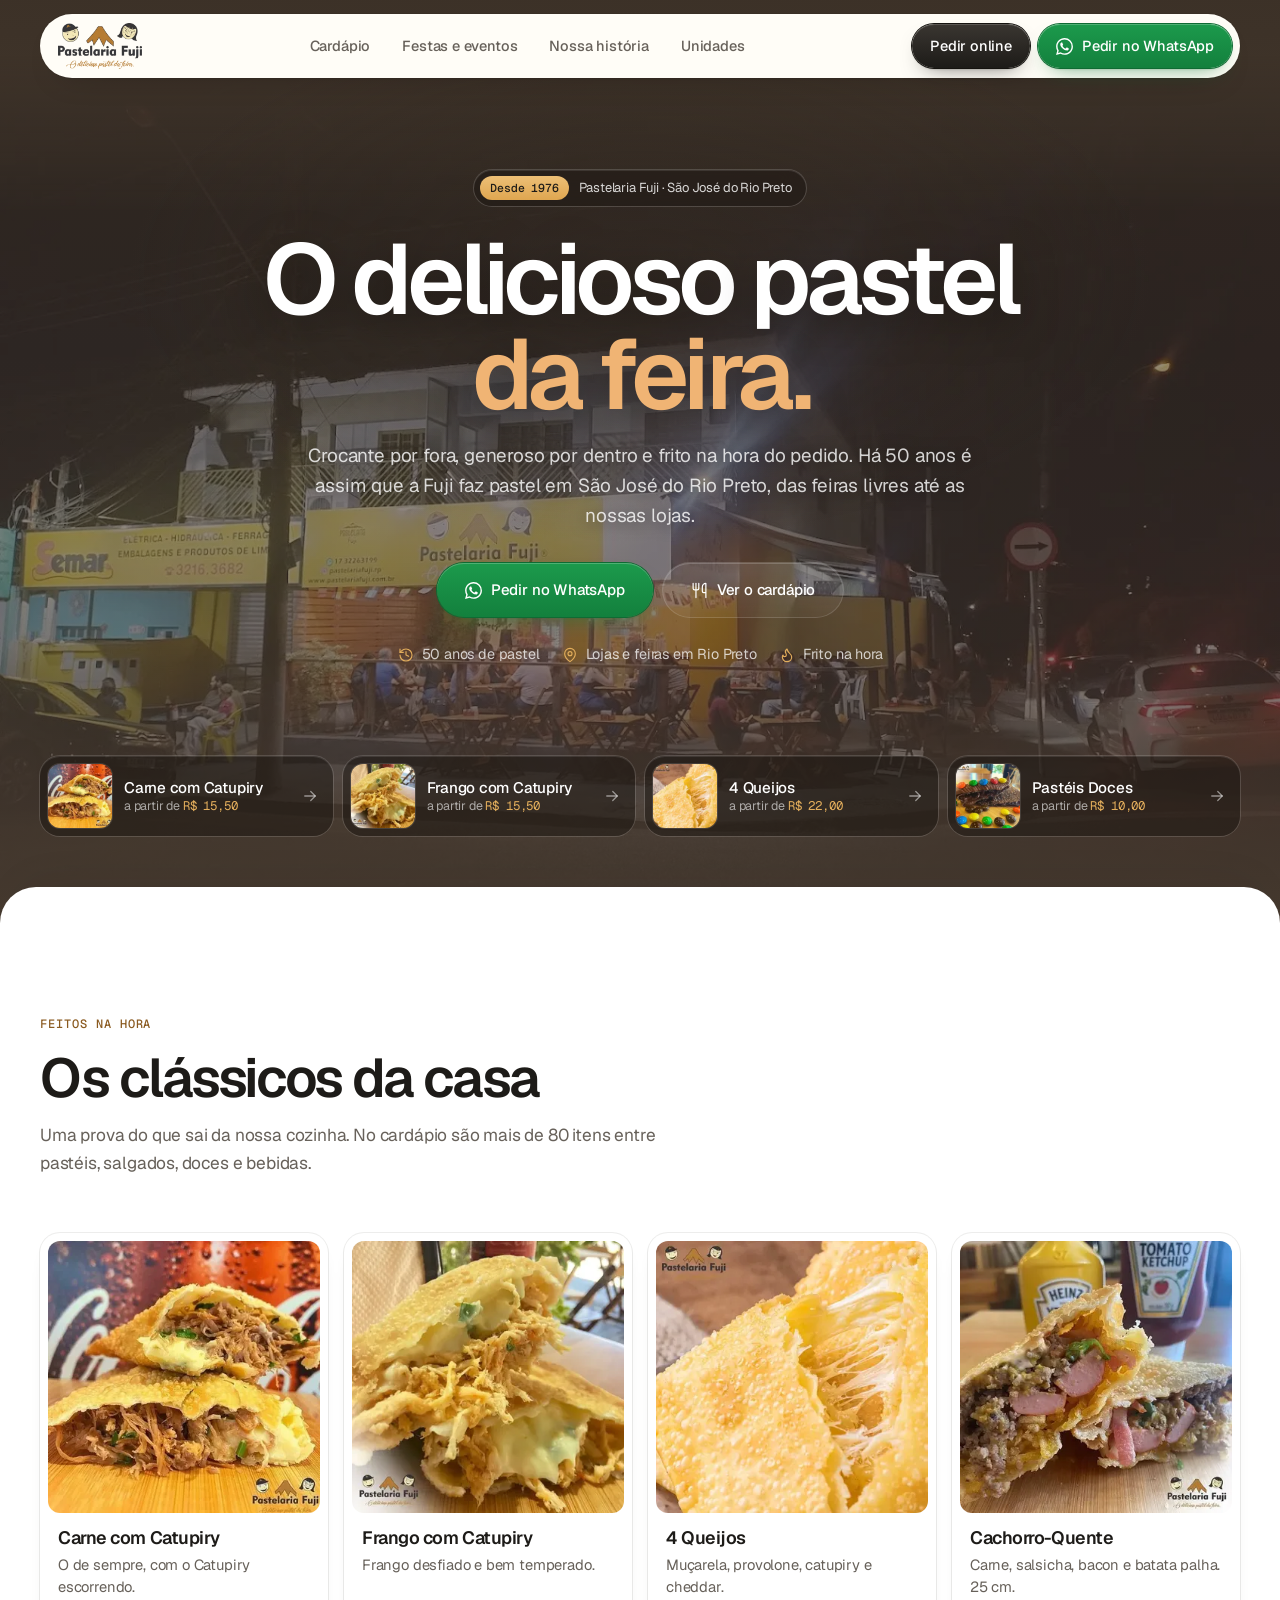
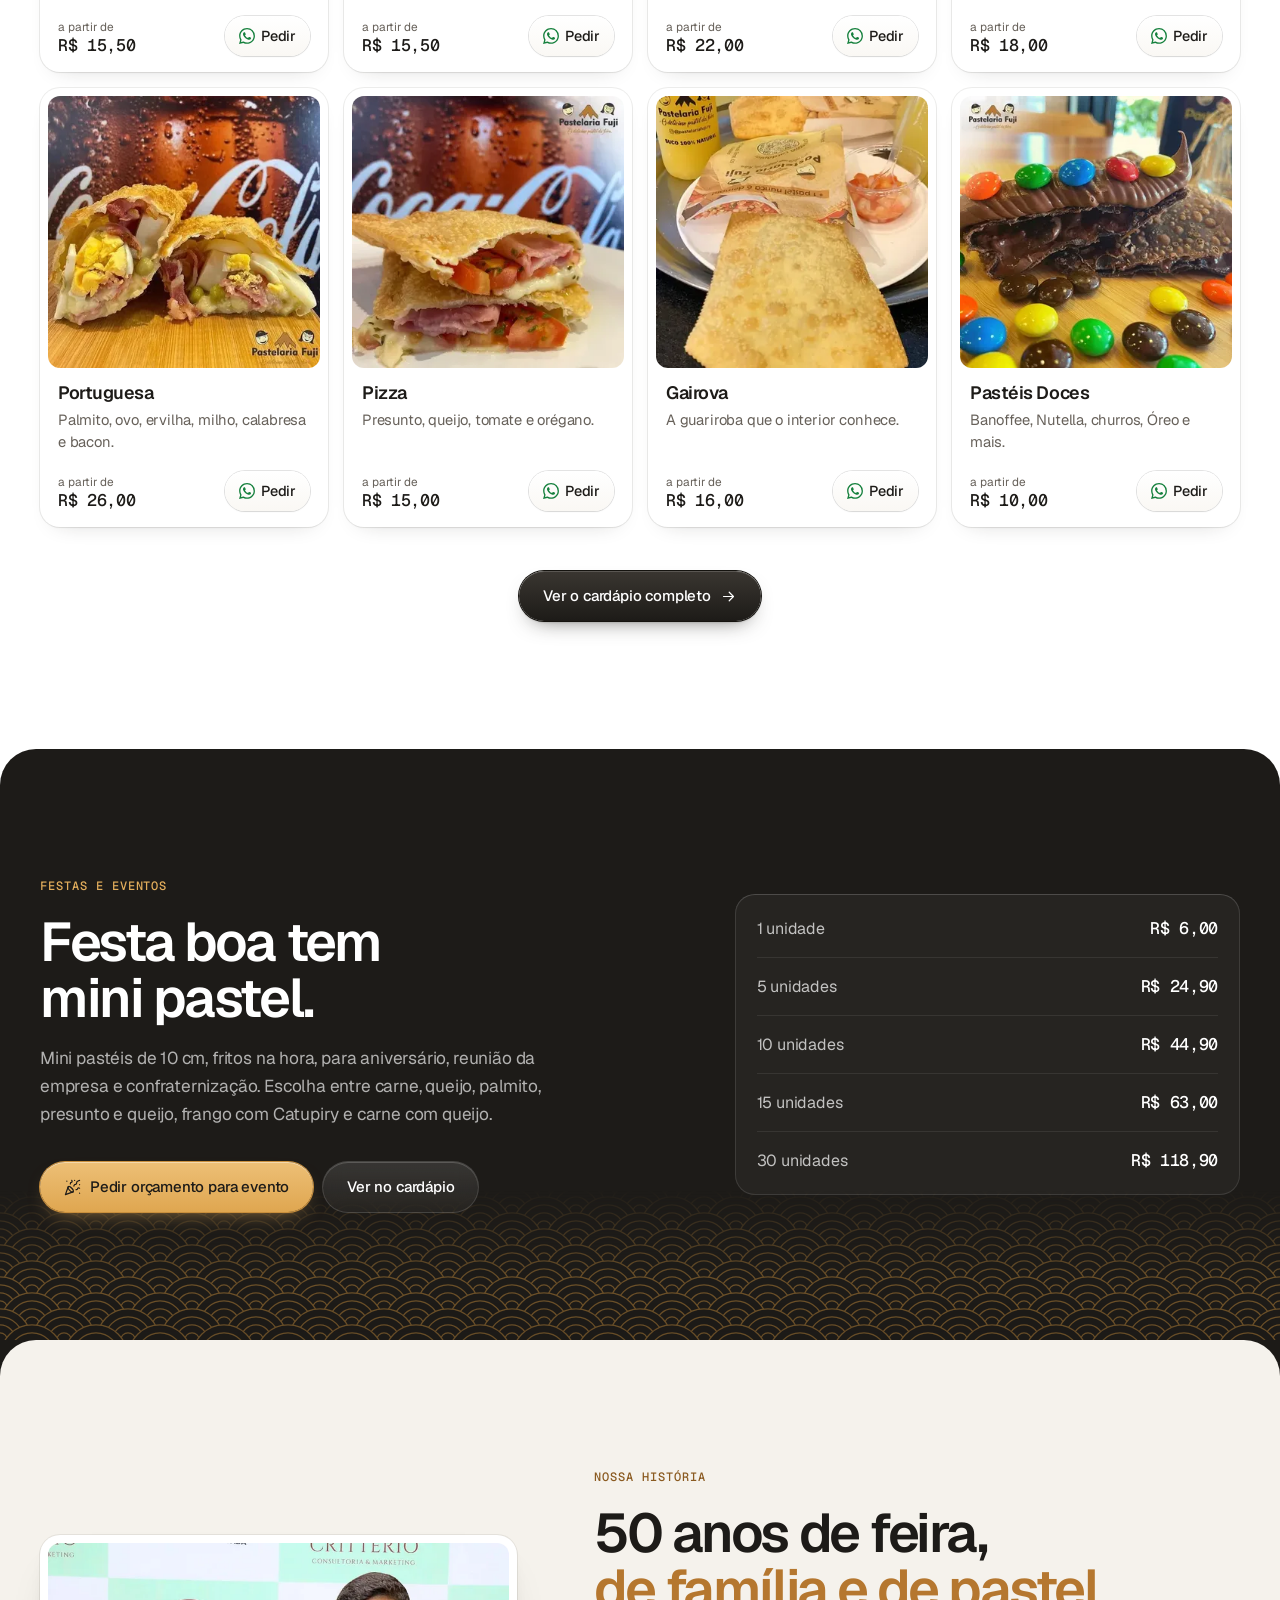
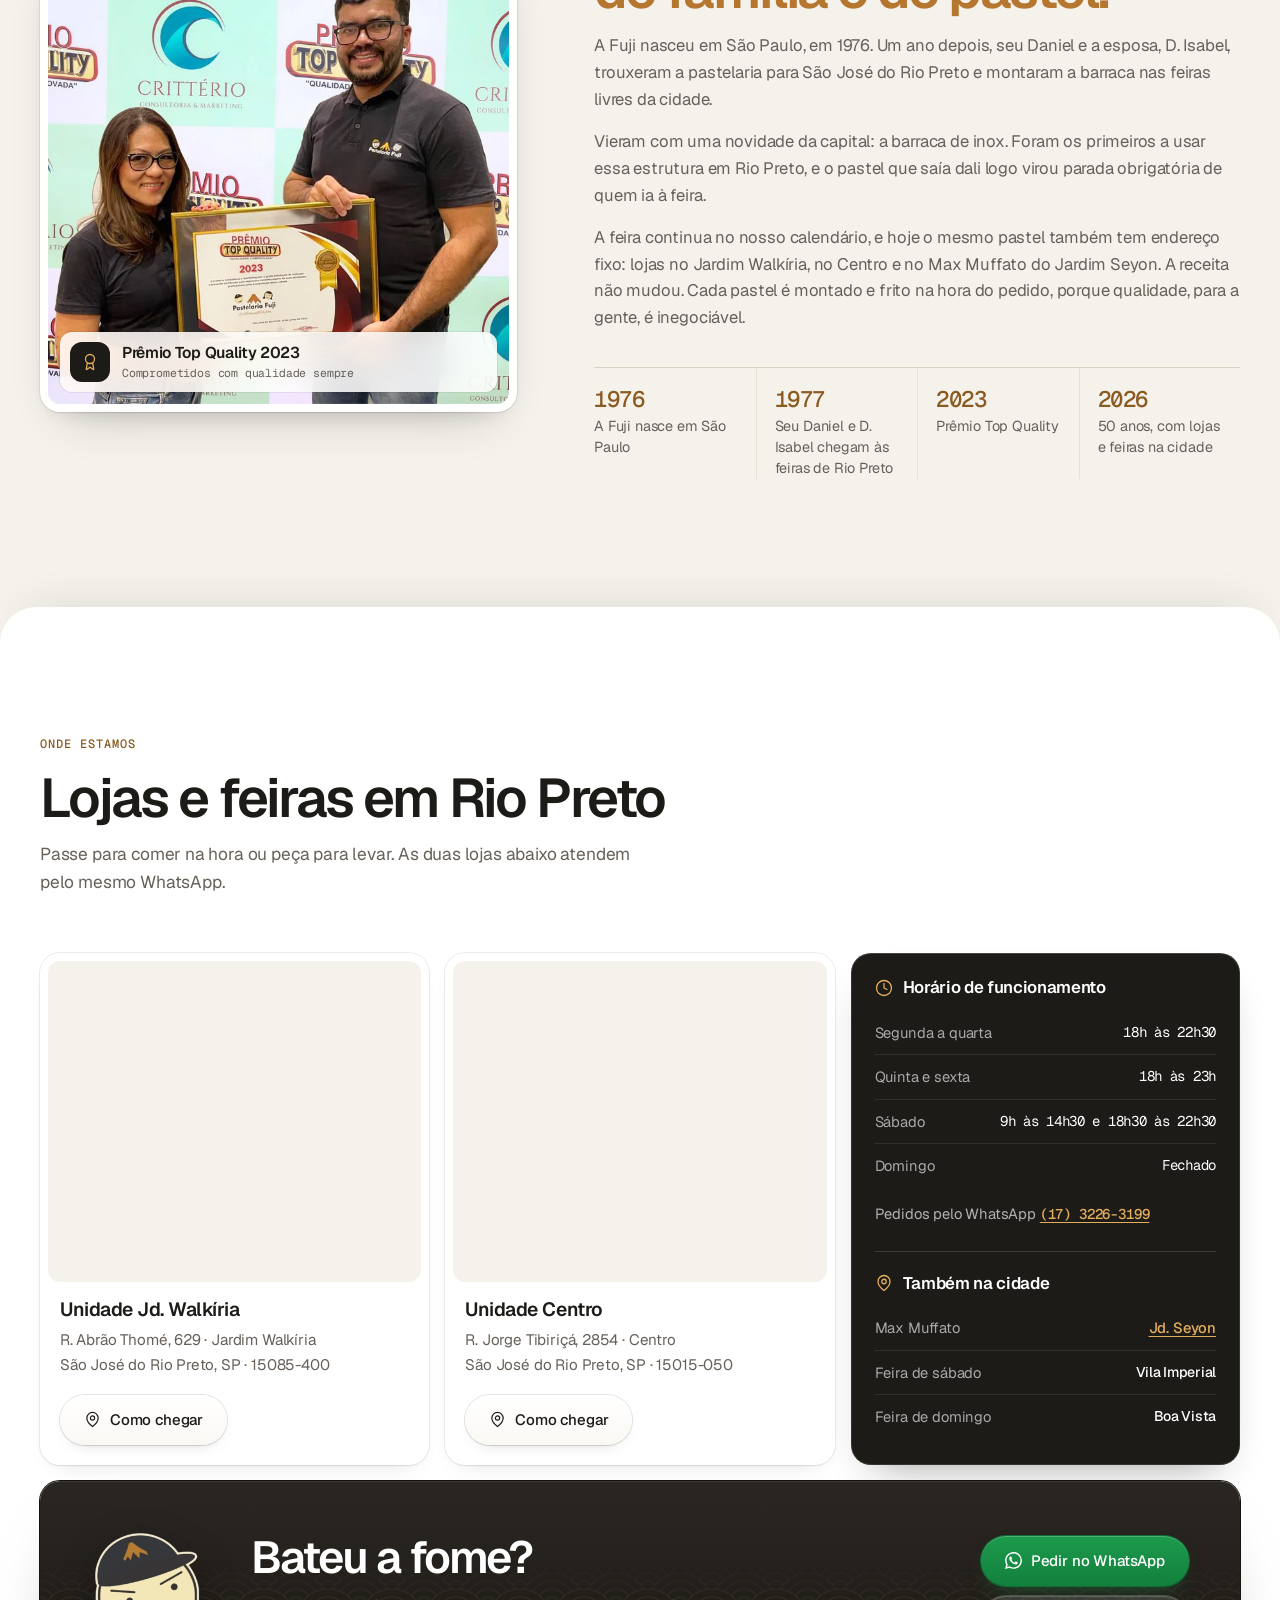
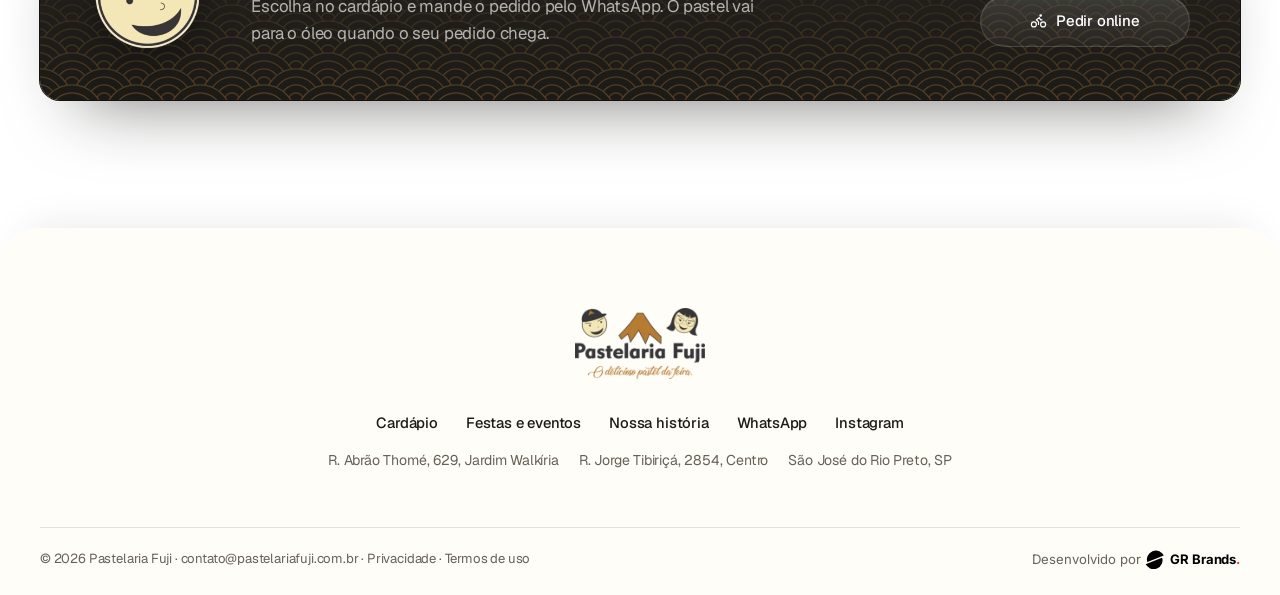
<file: index.html>
<!doctype html>
<html lang="pt-BR">
<head>
<meta charset="utf-8">
<meta name="viewport" content="width=device-width, initial-scale=1, viewport-fit=cover">
<script>document.documentElement.classList.add("js")</script>
<title>Pastelaria Fuji | Pastel em São José do Rio Preto desde 1976</title>
<meta name="description" content="Pastelaria Fuji: o delicioso pastel da feira em São José do Rio Preto desde 1976. Veja o cardápio, peça no WhatsApp e encomende mini pastéis para festas.">
<link rel="canonical" href="https://pastelariafuji.com.br/">
<meta name="robots" content="index, follow, max-image-preview:large">
<meta name="theme-color" content="#F5F2EC">
<link rel="icon" href="favicon.ico" sizes="32x32">
<link rel="icon" href="assets/img/icone-192.png" type="image/png" sizes="192x192">
<link rel="apple-touch-icon" href="assets/img/apple-touch-icon.png">
<link rel="manifest" href="site.webmanifest">
<meta property="og:type" content="website">
<meta property="og:locale" content="pt_BR">
<meta property="og:site_name" content="Pastelaria Fuji">
<meta property="og:title" content="Pastelaria Fuji | Pastel em São José do Rio Preto desde 1976">
<meta property="og:description" content="Pastelaria Fuji: o delicioso pastel da feira em São José do Rio Preto desde 1976. Veja o cardápio, peça no WhatsApp e encomende mini pastéis para festas.">
<meta property="og:url" content="https://pastelariafuji.com.br/">
<meta property="og:image" content="https://pastelariafuji.com.br/assets/img/og.jpg">
<meta property="og:image:width" content="1200">
<meta property="og:image:height" content="630">
<meta property="og:image:alt" content="Pastéis da Pastelaria Fuji e o logo da casa">
<meta name="twitter:card" content="summary_large_image">
<meta name="twitter:title" content="Pastelaria Fuji | Pastel em São José do Rio Preto desde 1976">
<meta name="twitter:description" content="Pastelaria Fuji: o delicioso pastel da feira em São José do Rio Preto desde 1976. Veja o cardápio, peça no WhatsApp e encomende mini pastéis para festas.">
<meta name="twitter:image" content="https://pastelariafuji.com.br/assets/img/og.jpg">
<link rel="preload" href="assets/fonts/geist-latin.woff2" as="font" type="font/woff2" crossorigin>
<link rel="preload" as="image" href="assets/img/loja-noite.webp" imagesrcset="assets/img/loja-noite-960.webp 960w, assets/img/loja-noite.webp 1360w" imagesizes="(max-width: 1360px) 100vw, 1360px" fetchpriority="high">
<link rel="stylesheet" href="assets/css/site.css">
<script type="application/ld+json">{"@context":"https://schema.org","@graph":[{"@type":"Organization","@id":"https://pastelariafuji.com.br/#organizacao","name":"Pastelaria Fuji","url":"https://pastelariafuji.com.br/","logo":"https://pastelariafuji.com.br/assets/img/logo-fuji.png","email":"contato@pastelariafuji.com.br","telephone":"+55-17-3226-3199","foundingDate":"1976","slogan":"O delicioso pastel da feira","sameAs":["https://www.instagram.com/pastelariafuji.rp/","https://www.facebook.com/pastelariafuji/"]},{"@type":"WebSite","@id":"https://pastelariafuji.com.br/#site","url":"https://pastelariafuji.com.br/","name":"Pastelaria Fuji","inLanguage":"pt-BR","publisher":{"@id":"https://pastelariafuji.com.br/#organizacao"}},{"@type":"WebPage","@id":"https://pastelariafuji.com.br/#pagina","url":"https://pastelariafuji.com.br/","name":"Pastelaria Fuji | Pastel em São José do Rio Preto desde 1976","description":"Pastelaria Fuji: o delicioso pastel da feira em São José do Rio Preto desde 1976. Veja o cardápio, peça no WhatsApp e encomende mini pastéis para festas.","isPartOf":{"@id":"https://pastelariafuji.com.br/#site"},"about":{"@id":"https://pastelariafuji.com.br/#organizacao"},"inLanguage":"pt-BR"},{"@type":"Restaurant","@id":"https://pastelariafuji.com.br/#walkiria","name":"Pastelaria Fuji · Jd. Walkíria","parentOrganization":{"@id":"https://pastelariafuji.com.br/#organizacao"},"image":"https://pastelariafuji.com.br/assets/img/og.jpg","servesCuisine":["Pastel","Salgados","Lanches"],"priceRange":"R$ 5–40","telephone":"+55-17-3226-3199","hasMenu":"https://pastelariafuji.com.br/cardapio/","acceptsReservations":false,"address":{"@type":"PostalAddress","streetAddress":"Rua Abrão Thomé, 629","addressLocality":"São José do Rio Preto","addressRegion":"SP","postalCode":"15085-400","addressCountry":"BR"},"openingHoursSpecification":[{"@type":"OpeningHoursSpecification","dayOfWeek":["Monday","Tuesday","Wednesday"],"opens":"18:00","closes":"22:30"},{"@type":"OpeningHoursSpecification","dayOfWeek":["Thursday","Friday"],"opens":"18:00","closes":"23:00"},{"@type":"OpeningHoursSpecification","dayOfWeek":"Saturday","opens":"09:00","closes":"14:30"},{"@type":"OpeningHoursSpecification","dayOfWeek":"Saturday","opens":"18:30","closes":"22:30"}],"url":"https://pastelariafuji.com.br/"},{"@type":"Restaurant","@id":"https://pastelariafuji.com.br/#centro","name":"Pastelaria Fuji · Centro","parentOrganization":{"@id":"https://pastelariafuji.com.br/#organizacao"},"image":"https://pastelariafuji.com.br/assets/img/og.jpg","servesCuisine":["Pastel","Salgados","Lanches"],"priceRange":"R$ 5–40","telephone":"+55-17-3226-3199","hasMenu":"https://pastelariafuji.com.br/cardapio/","acceptsReservations":false,"address":{"@type":"PostalAddress","streetAddress":"Rua Jorge Tibiriçá, 2854","addressLocality":"São José do Rio Preto","addressRegion":"SP","postalCode":"15015-050","addressCountry":"BR"},"openingHoursSpecification":[{"@type":"OpeningHoursSpecification","dayOfWeek":["Monday","Tuesday","Wednesday"],"opens":"18:00","closes":"22:30"},{"@type":"OpeningHoursSpecification","dayOfWeek":["Thursday","Friday"],"opens":"18:00","closes":"23:00"},{"@type":"OpeningHoursSpecification","dayOfWeek":"Saturday","opens":"09:00","closes":"14:30"},{"@type":"OpeningHoursSpecification","dayOfWeek":"Saturday","opens":"18:30","closes":"22:30"}],"url":"https://pastelariafuji.com.br/"}]}</script>
</head>
<body class="pg-inicio">
<a class="pular" href="#conteudo">Pular para o conteúdo</a>
<header class="topo" id="topo">
  <div class="ilha">
    <a class="marca" href="./" aria-label="Pastelaria Fuji, início"><img src="assets/img/logo-fuji.webp" srcset="assets/img/logo-fuji-300.webp 300w, assets/img/logo-fuji.webp 600w" sizes="90px" alt="Pastelaria Fuji" width="600" height="327"></a>
    <nav class="nav" aria-label="Principal"><a href="cardapio/">Cardápio</a><a href="eventos/">Festas e eventos</a><a href="#historia">Nossa história</a><a href="#unidades">Unidades</a></nav>
    <div class="acoes">
      <a class="btn btn--escuro btn--p lit topo__online" href="https://pastelariafuji.saipos.com/" target="_blank" rel="noopener">Pedir online</a>
      <a class="btn btn--zap btn--p lit topo__cta" href="https://wa.me/551732263199?text=Ol%C3%A1%21%20Vim%20pelo%20site%20da%20Pastelaria%20Fuji%20e%20quero%20fazer%20um%20pedido." target="_blank" rel="noopener" aria-label="Pedir no WhatsApp"><svg class="i i--cheio " viewBox="0 0 24 24" aria-hidden="true"><path d="M17.47 14.38c-.3-.15-1.76-.87-2.03-.97-.27-.1-.47-.15-.67.15-.2.3-.77.97-.94 1.16-.17.2-.35.22-.64.08-.3-.15-1.26-.46-2.39-1.48-.88-.79-1.48-1.76-1.65-2.06-.17-.3-.02-.46.13-.6.13-.14.3-.35.45-.52.15-.18.2-.3.3-.5.1-.2.05-.37-.03-.52-.07-.15-.67-1.61-.91-2.2-.24-.58-.49-.5-.67-.51h-.57c-.2 0-.52.08-.8.37-.27.3-1.04 1.02-1.04 2.48s1.07 2.88 1.21 3.07c.15.2 2.1 3.2 5.08 4.49.71.3 1.26.49 1.7.63.71.22 1.36.2 1.87.12.57-.09 1.76-.72 2-1.42.25-.7.25-1.29.18-1.41-.08-.13-.27-.2-.57-.35m-5.42 7.4h-.01a9.87 9.87 0 0 1-5.03-1.38l-.36-.21-3.74.98 1-3.65-.24-.37a9.86 9.86 0 0 1-1.51-5.26c0-5.45 4.44-9.88 9.89-9.88 2.64 0 5.12 1.03 6.99 2.9a9.83 9.83 0 0 1 2.89 7c0 5.45-4.44 9.88-9.88 9.88m8.41-18.3A11.82 11.82 0 0 0 12.05 0C5.5 0 .16 5.34.16 11.89c0 2.1.55 4.14 1.59 5.95L.06 24l6.3-1.65a11.88 11.88 0 0 0 5.68 1.45h.01c6.55 0 11.89-5.34 11.89-11.89a11.82 11.82 0 0 0-3.48-8.41Z"/></svg><span>Pedir no WhatsApp</span></a>
      <button class="menu-btn" type="button" aria-expanded="false" aria-controls="gaveta" aria-label="Abrir menu"><span></span></button>
    </div>
  </div>
</header>
<div class="veu" aria-hidden="true"></div>
<nav class="gaveta" id="gaveta" aria-label="Menu">
  <a class="glink" href="cardapio/"><span class="glink__ic"><svg class="i " viewBox="0 0 24 24" aria-hidden="true"><path d="M3 2v7c0 1.1.9 2 2 2h4a2 2 0 0 0 2-2V2"/><path d="M7 2v20"/><path d="M21 15V2a5 5 0 0 0-5 5v6c0 1.1.9 2 2 2h3Zm0 0v7"/></svg></span>Cardápio<svg class="i glink__seta" viewBox="0 0 24 24" aria-hidden="true"><path d="M5 12h14"/><path d="m13 6 6 6-6 6"/></svg></a><a class="glink" href="eventos/"><span class="glink__ic"><svg class="i " viewBox="0 0 24 24" aria-hidden="true"><path d="M5.8 11.3 2 22l10.7-3.79"/><path d="M4 3h.01"/><path d="M22 8h.01"/><path d="M15 2h.01"/><path d="M22 20h.01"/><path d="m22 2-2.24.75a2.9 2.9 0 0 0-1.96 3.12c.1.86-.57 1.63-1.45 1.63h-.38c-.86 0-1.6.6-1.76 1.44L14 10"/><path d="m22 13-.82-.33c-.86-.34-1.82.2-1.98 1.11c-.11.7-.72 1.22-1.43 1.22H17"/><path d="m11 2 .33.82c.34.86-.2 1.82-1.11 1.98C9.52 4.9 9 5.52 9 6.23V7"/><path d="M11 13c1.93 1.93 2.83 4.17 2 5-.83.83-3.07-.07-5-2-1.93-1.93-2.83-4.17-2-5 .83-.83 3.07.07 5 2Z"/></svg></span>Festas e eventos<svg class="i glink__seta" viewBox="0 0 24 24" aria-hidden="true"><path d="M5 12h14"/><path d="m13 6 6 6-6 6"/></svg></a><a class="glink" href="#historia"><span class="glink__ic"><svg class="i " viewBox="0 0 24 24" aria-hidden="true"><path d="M3 12a9 9 0 1 0 9-9 9.75 9.75 0 0 0-6.74 2.74L3 8"/><path d="M3 3v5h5"/><path d="M12 7v5l4 2"/></svg></span>Nossa história<svg class="i glink__seta" viewBox="0 0 24 24" aria-hidden="true"><path d="M5 12h14"/><path d="m13 6 6 6-6 6"/></svg></a><a class="glink" href="#unidades"><span class="glink__ic"><svg class="i " viewBox="0 0 24 24" aria-hidden="true"><path d="M20 10c0 6-8 12-8 12s-8-6-8-12a8 8 0 0 1 16 0Z"/><circle cx="12" cy="10" r="3"/></svg></span>Unidades<svg class="i glink__seta" viewBox="0 0 24 24" aria-hidden="true"><path d="M5 12h14"/><path d="m13 6 6 6-6 6"/></svg></a>
  <div class="gaveta__acoes">
    <a class="btn btn--linha" href="https://pastelariafuji.saipos.com/" target="_blank" rel="noopener"><svg class="i " viewBox="0 0 24 24" aria-hidden="true"><circle cx="18.5" cy="17.5" r="3.5"/><circle cx="5.5" cy="17.5" r="3.5"/><circle cx="15" cy="5" r="1"/><path d="M12 17.5V14l-3-3 4-3 2 3h2"/></svg>Pedir online</a>
    <a class="btn btn--zap" href="https://wa.me/551732263199?text=Ol%C3%A1%21%20Vim%20pelo%20site%20da%20Pastelaria%20Fuji%20e%20quero%20fazer%20um%20pedido." target="_blank" rel="noopener"><svg class="i i--cheio " viewBox="0 0 24 24" aria-hidden="true"><path d="M17.47 14.38c-.3-.15-1.76-.87-2.03-.97-.27-.1-.47-.15-.67.15-.2.3-.77.97-.94 1.16-.17.2-.35.22-.64.08-.3-.15-1.26-.46-2.39-1.48-.88-.79-1.48-1.76-1.65-2.06-.17-.3-.02-.46.13-.6.13-.14.3-.35.45-.52.15-.18.2-.3.3-.5.1-.2.05-.37-.03-.52-.07-.15-.67-1.61-.91-2.2-.24-.58-.49-.5-.67-.51h-.57c-.2 0-.52.08-.8.37-.27.3-1.04 1.02-1.04 2.48s1.07 2.88 1.21 3.07c.15.2 2.1 3.2 5.08 4.49.71.3 1.26.49 1.7.63.71.22 1.36.2 1.87.12.57-.09 1.76-.72 2-1.42.25-.7.25-1.29.18-1.41-.08-.13-.27-.2-.57-.35m-5.42 7.4h-.01a9.87 9.87 0 0 1-5.03-1.38l-.36-.21-3.74.98 1-3.65-.24-.37a9.86 9.86 0 0 1-1.51-5.26c0-5.45 4.44-9.88 9.89-9.88 2.64 0 5.12 1.03 6.99 2.9a9.83 9.83 0 0 1 2.89 7c0 5.45-4.44 9.88-9.88 9.88m8.41-18.3A11.82 11.82 0 0 0 12.05 0C5.5 0 .16 5.34.16 11.89c0 2.1.55 4.14 1.59 5.95L.06 24l6.3-1.65a11.88 11.88 0 0 0 5.68 1.45h.01c6.55 0 11.89-5.34 11.89-11.89a11.82 11.82 0 0 0-3.48-8.41Z"/></svg>WhatsApp</a>
  </div>
</nav>
<main id="conteudo">
  <section class="abre">
    <div class="abre__fundo"><img src="assets/img/loja-noite.webp" srcset="assets/img/loja-noite-960.webp 960w, assets/img/loja-noite.webp 1360w" sizes="(max-width: 1360px) 100vw, 1360px" width="1360" height="1017" alt="Fachada da Pastelaria Fuji à noite, com as mesas na calçada cheias de clientes" fetchpriority="high"></div>
    <div class="wrap abre__in">
      <p class="abre__selo"><span>Desde 1976</span>Pastelaria Fuji · São José do Rio Preto</p>
      <h1><span class="linha"><span>O delicioso<br class="quebra-cel"> pastel</span></span> <em class="linha"><span>da feira.</span></em></h1>
      <p class="abre__lead">Crocante por fora, generoso por dentro e frito na hora do pedido. Há 50 anos é assim que a Fuji faz pastel em São José do Rio Preto, das feiras livres até as nossas lojas.</p>
      <div class="abre__acoes">
        <a class="btn btn--zap lit" href="https://wa.me/551732263199?text=Ol%C3%A1%21%20Vim%20pelo%20site%20da%20Pastelaria%20Fuji%20e%20quero%20fazer%20um%20pedido." target="_blank" rel="noopener"><svg class="i i--cheio " viewBox="0 0 24 24" aria-hidden="true"><path d="M17.47 14.38c-.3-.15-1.76-.87-2.03-.97-.27-.1-.47-.15-.67.15-.2.3-.77.97-.94 1.16-.17.2-.35.22-.64.08-.3-.15-1.26-.46-2.39-1.48-.88-.79-1.48-1.76-1.65-2.06-.17-.3-.02-.46.13-.6.13-.14.3-.35.45-.52.15-.18.2-.3.3-.5.1-.2.05-.37-.03-.52-.07-.15-.67-1.61-.91-2.2-.24-.58-.49-.5-.67-.51h-.57c-.2 0-.52.08-.8.37-.27.3-1.04 1.02-1.04 2.48s1.07 2.88 1.21 3.07c.15.2 2.1 3.2 5.08 4.49.71.3 1.26.49 1.7.63.71.22 1.36.2 1.87.12.57-.09 1.76-.72 2-1.42.25-.7.25-1.29.18-1.41-.08-.13-.27-.2-.57-.35m-5.42 7.4h-.01a9.87 9.87 0 0 1-5.03-1.38l-.36-.21-3.74.98 1-3.65-.24-.37a9.86 9.86 0 0 1-1.51-5.26c0-5.45 4.44-9.88 9.89-9.88 2.64 0 5.12 1.03 6.99 2.9a9.83 9.83 0 0 1 2.89 7c0 5.45-4.44 9.88-9.88 9.88m8.41-18.3A11.82 11.82 0 0 0 12.05 0C5.5 0 .16 5.34.16 11.89c0 2.1.55 4.14 1.59 5.95L.06 24l6.3-1.65a11.88 11.88 0 0 0 5.68 1.45h.01c6.55 0 11.89-5.34 11.89-11.89a11.82 11.82 0 0 0-3.48-8.41Z"/></svg>Pedir no WhatsApp</a>
        <a class="btn btn--vidro lit" href="cardapio/"><svg class="i " viewBox="0 0 24 24" aria-hidden="true"><path d="M3 2v7c0 1.1.9 2 2 2h4a2 2 0 0 0 2-2V2"/><path d="M7 2v20"/><path d="M21 15V2a5 5 0 0 0-5 5v6c0 1.1.9 2 2 2h3Zm0 0v7"/></svg>Ver o cardápio</a>
      </div>
      <ul class="abre__fatos" aria-label="A Fuji em poucas palavras">
        <li><svg class="i " viewBox="0 0 24 24" aria-hidden="true"><path d="M3 12a9 9 0 1 0 9-9 9.75 9.75 0 0 0-6.74 2.74L3 8"/><path d="M3 3v5h5"/><path d="M12 7v5l4 2"/></svg>50 anos de pastel</li>
        <li><svg class="i " viewBox="0 0 24 24" aria-hidden="true"><path d="M20 10c0 6-8 12-8 12s-8-6-8-12a8 8 0 0 1 16 0Z"/><circle cx="12" cy="10" r="3"/></svg>Lojas e feiras em Rio Preto</li>
        <li><svg class="i " viewBox="0 0 24 24" aria-hidden="true"><path d="M12 3q1 4 4 6.5t3 5.5a1 1 0 0 1-14 0 5 5 0 0 1 1-3 1 1 0 0 0 5 0c0-2-1.5-3-1.5-5q0-2 2.5-4"/></svg>Frito na hora</li>
      </ul>
    </div>
    <div class="wrap">
      <ul class="abre__pratos" aria-label="Clássicos da casa">
        <li><a class="mini-prato lit" href="cardapio/#item-carne-com-catupiry">
          <img src="assets/img/carnecomcatupiry-192.webp" width="192" height="192" alt="Pastel de carne com Catupiry aberto, recheio aparecendo" decoding="async">
          <span><b>Carne com Catupiry</b><small>a partir de <em>R$ 15,50</em></small></span><svg class="i mini-prato__seta" viewBox="0 0 24 24" aria-hidden="true"><path d="M5 12h14"/><path d="m13 6 6 6-6 6"/></svg>
        </a></li>
        <li><a class="mini-prato lit" href="cardapio/#item-frango-com-catupiry">
          <img src="assets/img/frangocomcatu-192.webp" width="192" height="192" alt="Pastel de frango com Catupiry cortado ao meio" decoding="async">
          <span><b>Frango com Catupiry</b><small>a partir de <em>R$ 15,50</em></small></span><svg class="i mini-prato__seta" viewBox="0 0 24 24" aria-hidden="true"><path d="M5 12h14"/><path d="m13 6 6 6-6 6"/></svg>
        </a></li>
        <li><a class="mini-prato lit" href="cardapio/#item-4-queijos">
          <img src="assets/img/4-queijos-192.webp" width="192" height="192" alt="Pastel de 4 queijos com o queijo derretido puxando" decoding="async">
          <span><b>4 Queijos</b><small>a partir de <em>R$ 22,00</em></small></span><svg class="i mini-prato__seta" viewBox="0 0 24 24" aria-hidden="true"><path d="M5 12h14"/><path d="m13 6 6 6-6 6"/></svg>
        </a></li>
        <li><a class="mini-prato lit" href="cardapio/#doces">
          <img src="assets/img/doce-192.webp" width="192" height="192" alt="Pastel doce de chocolate coberto com confeitos coloridos" decoding="async">
          <span><b>Pastéis Doces</b><small>a partir de <em>R$ 10,00</em></small></span><svg class="i mini-prato__seta" viewBox="0 0 24 24" aria-hidden="true"><path d="M5 12h14"/><path d="m13 6 6 6-6 6"/></svg>
        </a></li>
      </ul>
    </div>
  </section>

  <section class="sec pratos" id="destaques">
    <div class="wrap">
      <div class="cab">
        <p class="sobre-linha">Feitos na hora</p>
        <h2>Os clássicos da casa</h2>
        <p>Uma prova do que sai da nossa cozinha. No cardápio são mais de 80 itens entre pastéis, salgados, doces e bebidas.</p>
      </div>
      <div class="pratos__grade">
      <article class="prato surge lit">
        <div class="prato__foto"><img class="" src="assets/img/carnecomcatupiry.webp" srcset="assets/img/carnecomcatupiry-360.webp 360w, assets/img/carnecomcatupiry.webp 600w" sizes="(max-width: 700px) 50vw, 300px" width="600" height="600" alt="Pastel de carne com Catupiry aberto, recheio aparecendo" loading="lazy" decoding="async"></div>
        <div class="prato__txt">
          <h3>Carne com Catupiry</h3>
          <p>O de sempre, com o Catupiry escorrendo.</p>
          <div class="prato__pe"><span class="preco"><small>a partir de</small>R$ 15,50</span>
          <a class="prato__pedir" href="https://wa.me/551732263199?text=Ol%C3%A1%21%20Vim%20pelo%20site%20e%20quero%20pedir%20um%20pastel%20de%20Carne%20com%20Catupiry." target="_blank" rel="noopener" aria-label="Pedir Carne com Catupiry pelo WhatsApp"><svg class="i i--cheio " viewBox="0 0 24 24" aria-hidden="true"><path d="M17.47 14.38c-.3-.15-1.76-.87-2.03-.97-.27-.1-.47-.15-.67.15-.2.3-.77.97-.94 1.16-.17.2-.35.22-.64.08-.3-.15-1.26-.46-2.39-1.48-.88-.79-1.48-1.76-1.65-2.06-.17-.3-.02-.46.13-.6.13-.14.3-.35.45-.52.15-.18.2-.3.3-.5.1-.2.05-.37-.03-.52-.07-.15-.67-1.61-.91-2.2-.24-.58-.49-.5-.67-.51h-.57c-.2 0-.52.08-.8.37-.27.3-1.04 1.02-1.04 2.48s1.07 2.88 1.21 3.07c.15.2 2.1 3.2 5.08 4.49.71.3 1.26.49 1.7.63.71.22 1.36.2 1.87.12.57-.09 1.76-.72 2-1.42.25-.7.25-1.29.18-1.41-.08-.13-.27-.2-.57-.35m-5.42 7.4h-.01a9.87 9.87 0 0 1-5.03-1.38l-.36-.21-3.74.98 1-3.65-.24-.37a9.86 9.86 0 0 1-1.51-5.26c0-5.45 4.44-9.88 9.89-9.88 2.64 0 5.12 1.03 6.99 2.9a9.83 9.83 0 0 1 2.89 7c0 5.45-4.44 9.88-9.88 9.88m8.41-18.3A11.82 11.82 0 0 0 12.05 0C5.5 0 .16 5.34.16 11.89c0 2.1.55 4.14 1.59 5.95L.06 24l6.3-1.65a11.88 11.88 0 0 0 5.68 1.45h.01c6.55 0 11.89-5.34 11.89-11.89a11.82 11.82 0 0 0-3.48-8.41Z"/></svg>Pedir</a></div>
        </div>
      </article>
      <article class="prato surge lit">
        <div class="prato__foto"><img class="" src="assets/img/frangocomcatu.webp" srcset="assets/img/frangocomcatu-360.webp 360w, assets/img/frangocomcatu.webp 600w" sizes="(max-width: 700px) 50vw, 300px" width="600" height="600" alt="Pastel de frango com Catupiry cortado ao meio" loading="lazy" decoding="async"></div>
        <div class="prato__txt">
          <h3>Frango com Catupiry</h3>
          <p>Frango desfiado e bem temperado.</p>
          <div class="prato__pe"><span class="preco"><small>a partir de</small>R$ 15,50</span>
          <a class="prato__pedir" href="https://wa.me/551732263199?text=Ol%C3%A1%21%20Vim%20pelo%20site%20e%20quero%20pedir%20um%20pastel%20de%20Frango%20com%20Catupiry." target="_blank" rel="noopener" aria-label="Pedir Frango com Catupiry pelo WhatsApp"><svg class="i i--cheio " viewBox="0 0 24 24" aria-hidden="true"><path d="M17.47 14.38c-.3-.15-1.76-.87-2.03-.97-.27-.1-.47-.15-.67.15-.2.3-.77.97-.94 1.16-.17.2-.35.22-.64.08-.3-.15-1.26-.46-2.39-1.48-.88-.79-1.48-1.76-1.65-2.06-.17-.3-.02-.46.13-.6.13-.14.3-.35.45-.52.15-.18.2-.3.3-.5.1-.2.05-.37-.03-.52-.07-.15-.67-1.61-.91-2.2-.24-.58-.49-.5-.67-.51h-.57c-.2 0-.52.08-.8.37-.27.3-1.04 1.02-1.04 2.48s1.07 2.88 1.21 3.07c.15.2 2.1 3.2 5.08 4.49.71.3 1.26.49 1.7.63.71.22 1.36.2 1.87.12.57-.09 1.76-.72 2-1.42.25-.7.25-1.29.18-1.41-.08-.13-.27-.2-.57-.35m-5.42 7.4h-.01a9.87 9.87 0 0 1-5.03-1.38l-.36-.21-3.74.98 1-3.65-.24-.37a9.86 9.86 0 0 1-1.51-5.26c0-5.45 4.44-9.88 9.89-9.88 2.64 0 5.12 1.03 6.99 2.9a9.83 9.83 0 0 1 2.89 7c0 5.45-4.44 9.88-9.88 9.88m8.41-18.3A11.82 11.82 0 0 0 12.05 0C5.5 0 .16 5.34.16 11.89c0 2.1.55 4.14 1.59 5.95L.06 24l6.3-1.65a11.88 11.88 0 0 0 5.68 1.45h.01c6.55 0 11.89-5.34 11.89-11.89a11.82 11.82 0 0 0-3.48-8.41Z"/></svg>Pedir</a></div>
        </div>
      </article>
      <article class="prato surge lit">
        <div class="prato__foto"><img class="" src="assets/img/4-queijos.webp" srcset="assets/img/4-queijos-360.webp 360w, assets/img/4-queijos.webp 600w" sizes="(max-width: 700px) 50vw, 300px" width="600" height="600" alt="Pastel de 4 queijos com o queijo derretido puxando" loading="lazy" decoding="async"></div>
        <div class="prato__txt">
          <h3>4 Queijos</h3>
          <p>Muçarela, provolone, catupiry e cheddar.</p>
          <div class="prato__pe"><span class="preco"><small>a partir de</small>R$ 22,00</span>
          <a class="prato__pedir" href="https://wa.me/551732263199?text=Ol%C3%A1%21%20Vim%20pelo%20site%20e%20quero%20pedir%20um%20pastel%20de%204%20Queijos." target="_blank" rel="noopener" aria-label="Pedir 4 Queijos pelo WhatsApp"><svg class="i i--cheio " viewBox="0 0 24 24" aria-hidden="true"><path d="M17.47 14.38c-.3-.15-1.76-.87-2.03-.97-.27-.1-.47-.15-.67.15-.2.3-.77.97-.94 1.16-.17.2-.35.22-.64.08-.3-.15-1.26-.46-2.39-1.48-.88-.79-1.48-1.76-1.65-2.06-.17-.3-.02-.46.13-.6.13-.14.3-.35.45-.52.15-.18.2-.3.3-.5.1-.2.05-.37-.03-.52-.07-.15-.67-1.61-.91-2.2-.24-.58-.49-.5-.67-.51h-.57c-.2 0-.52.08-.8.37-.27.3-1.04 1.02-1.04 2.48s1.07 2.88 1.21 3.07c.15.2 2.1 3.2 5.08 4.49.71.3 1.26.49 1.7.63.71.22 1.36.2 1.87.12.57-.09 1.76-.72 2-1.42.25-.7.25-1.29.18-1.41-.08-.13-.27-.2-.57-.35m-5.42 7.4h-.01a9.87 9.87 0 0 1-5.03-1.38l-.36-.21-3.74.98 1-3.65-.24-.37a9.86 9.86 0 0 1-1.51-5.26c0-5.45 4.44-9.88 9.89-9.88 2.64 0 5.12 1.03 6.99 2.9a9.83 9.83 0 0 1 2.89 7c0 5.45-4.44 9.88-9.88 9.88m8.41-18.3A11.82 11.82 0 0 0 12.05 0C5.5 0 .16 5.34.16 11.89c0 2.1.55 4.14 1.59 5.95L.06 24l6.3-1.65a11.88 11.88 0 0 0 5.68 1.45h.01c6.55 0 11.89-5.34 11.89-11.89a11.82 11.82 0 0 0-3.48-8.41Z"/></svg>Pedir</a></div>
        </div>
      </article>
      <article class="prato surge lit">
        <div class="prato__foto"><img class="" src="assets/img/cachorro.webp" srcset="assets/img/cachorro-360.webp 360w, assets/img/cachorro.webp 600w" sizes="(max-width: 700px) 50vw, 300px" width="600" height="600" alt="Pastel de cachorro-quente com salsicha e carne" loading="lazy" decoding="async"></div>
        <div class="prato__txt">
          <h3>Cachorro-Quente</h3>
          <p>Carne, salsicha, bacon e batata palha. 25 cm.</p>
          <div class="prato__pe"><span class="preco"><small>a partir de</small>R$ 18,00</span>
          <a class="prato__pedir" href="https://wa.me/551732263199?text=Ol%C3%A1%21%20Vim%20pelo%20site%20e%20quero%20pedir%20um%20pastel%20de%20Cachorro-Quente." target="_blank" rel="noopener" aria-label="Pedir Cachorro-Quente pelo WhatsApp"><svg class="i i--cheio " viewBox="0 0 24 24" aria-hidden="true"><path d="M17.47 14.38c-.3-.15-1.76-.87-2.03-.97-.27-.1-.47-.15-.67.15-.2.3-.77.97-.94 1.16-.17.2-.35.22-.64.08-.3-.15-1.26-.46-2.39-1.48-.88-.79-1.48-1.76-1.65-2.06-.17-.3-.02-.46.13-.6.13-.14.3-.35.45-.52.15-.18.2-.3.3-.5.1-.2.05-.37-.03-.52-.07-.15-.67-1.61-.91-2.2-.24-.58-.49-.5-.67-.51h-.57c-.2 0-.52.08-.8.37-.27.3-1.04 1.02-1.04 2.48s1.07 2.88 1.21 3.07c.15.2 2.1 3.2 5.08 4.49.71.3 1.26.49 1.7.63.71.22 1.36.2 1.87.12.57-.09 1.76-.72 2-1.42.25-.7.25-1.29.18-1.41-.08-.13-.27-.2-.57-.35m-5.42 7.4h-.01a9.87 9.87 0 0 1-5.03-1.38l-.36-.21-3.74.98 1-3.65-.24-.37a9.86 9.86 0 0 1-1.51-5.26c0-5.45 4.44-9.88 9.89-9.88 2.64 0 5.12 1.03 6.99 2.9a9.83 9.83 0 0 1 2.89 7c0 5.45-4.44 9.88-9.88 9.88m8.41-18.3A11.82 11.82 0 0 0 12.05 0C5.5 0 .16 5.34.16 11.89c0 2.1.55 4.14 1.59 5.95L.06 24l6.3-1.65a11.88 11.88 0 0 0 5.68 1.45h.01c6.55 0 11.89-5.34 11.89-11.89a11.82 11.82 0 0 0-3.48-8.41Z"/></svg>Pedir</a></div>
        </div>
      </article>
      <article class="prato surge lit">
        <div class="prato__foto"><img class="" src="assets/img/portuguesa.webp" srcset="assets/img/portuguesa-360.webp 360w, assets/img/portuguesa.webp 600w" sizes="(max-width: 700px) 50vw, 300px" width="600" height="600" alt="Pastel portuguesa com ovo, presunto e palmito" loading="lazy" decoding="async"></div>
        <div class="prato__txt">
          <h3>Portuguesa</h3>
          <p>Palmito, ovo, ervilha, milho, calabresa e bacon.</p>
          <div class="prato__pe"><span class="preco"><small>a partir de</small>R$ 26,00</span>
          <a class="prato__pedir" href="https://wa.me/551732263199?text=Ol%C3%A1%21%20Vim%20pelo%20site%20e%20quero%20pedir%20um%20pastel%20de%20Portuguesa." target="_blank" rel="noopener" aria-label="Pedir Portuguesa pelo WhatsApp"><svg class="i i--cheio " viewBox="0 0 24 24" aria-hidden="true"><path d="M17.47 14.38c-.3-.15-1.76-.87-2.03-.97-.27-.1-.47-.15-.67.15-.2.3-.77.97-.94 1.16-.17.2-.35.22-.64.08-.3-.15-1.26-.46-2.39-1.48-.88-.79-1.48-1.76-1.65-2.06-.17-.3-.02-.46.13-.6.13-.14.3-.35.45-.52.15-.18.2-.3.3-.5.1-.2.05-.37-.03-.52-.07-.15-.67-1.61-.91-2.2-.24-.58-.49-.5-.67-.51h-.57c-.2 0-.52.08-.8.37-.27.3-1.04 1.02-1.04 2.48s1.07 2.88 1.21 3.07c.15.2 2.1 3.2 5.08 4.49.71.3 1.26.49 1.7.63.71.22 1.36.2 1.87.12.57-.09 1.76-.72 2-1.42.25-.7.25-1.29.18-1.41-.08-.13-.27-.2-.57-.35m-5.42 7.4h-.01a9.87 9.87 0 0 1-5.03-1.38l-.36-.21-3.74.98 1-3.65-.24-.37a9.86 9.86 0 0 1-1.51-5.26c0-5.45 4.44-9.88 9.89-9.88 2.64 0 5.12 1.03 6.99 2.9a9.83 9.83 0 0 1 2.89 7c0 5.45-4.44 9.88-9.88 9.88m8.41-18.3A11.82 11.82 0 0 0 12.05 0C5.5 0 .16 5.34.16 11.89c0 2.1.55 4.14 1.59 5.95L.06 24l6.3-1.65a11.88 11.88 0 0 0 5.68 1.45h.01c6.55 0 11.89-5.34 11.89-11.89a11.82 11.82 0 0 0-3.48-8.41Z"/></svg>Pedir</a></div>
        </div>
      </article>
      <article class="prato surge lit">
        <div class="prato__foto"><img class="" src="assets/img/pizza.webp" srcset="assets/img/pizza-360.webp 360w, assets/img/pizza.webp 600w" sizes="(max-width: 700px) 50vw, 300px" width="600" height="600" alt="Pastel de pizza com presunto, queijo e tomate" loading="lazy" decoding="async"></div>
        <div class="prato__txt">
          <h3>Pizza</h3>
          <p>Presunto, queijo, tomate e orégano.</p>
          <div class="prato__pe"><span class="preco"><small>a partir de</small>R$ 15,00</span>
          <a class="prato__pedir" href="https://wa.me/551732263199?text=Ol%C3%A1%21%20Vim%20pelo%20site%20e%20quero%20pedir%20um%20pastel%20de%20Pizza." target="_blank" rel="noopener" aria-label="Pedir Pizza pelo WhatsApp"><svg class="i i--cheio " viewBox="0 0 24 24" aria-hidden="true"><path d="M17.47 14.38c-.3-.15-1.76-.87-2.03-.97-.27-.1-.47-.15-.67.15-.2.3-.77.97-.94 1.16-.17.2-.35.22-.64.08-.3-.15-1.26-.46-2.39-1.48-.88-.79-1.48-1.76-1.65-2.06-.17-.3-.02-.46.13-.6.13-.14.3-.35.45-.52.15-.18.2-.3.3-.5.1-.2.05-.37-.03-.52-.07-.15-.67-1.61-.91-2.2-.24-.58-.49-.5-.67-.51h-.57c-.2 0-.52.08-.8.37-.27.3-1.04 1.02-1.04 2.48s1.07 2.88 1.21 3.07c.15.2 2.1 3.2 5.08 4.49.71.3 1.26.49 1.7.63.71.22 1.36.2 1.87.12.57-.09 1.76-.72 2-1.42.25-.7.25-1.29.18-1.41-.08-.13-.27-.2-.57-.35m-5.42 7.4h-.01a9.87 9.87 0 0 1-5.03-1.38l-.36-.21-3.74.98 1-3.65-.24-.37a9.86 9.86 0 0 1-1.51-5.26c0-5.45 4.44-9.88 9.89-9.88 2.64 0 5.12 1.03 6.99 2.9a9.83 9.83 0 0 1 2.89 7c0 5.45-4.44 9.88-9.88 9.88m8.41-18.3A11.82 11.82 0 0 0 12.05 0C5.5 0 .16 5.34.16 11.89c0 2.1.55 4.14 1.59 5.95L.06 24l6.3-1.65a11.88 11.88 0 0 0 5.68 1.45h.01c6.55 0 11.89-5.34 11.89-11.89a11.82 11.82 0 0 0-3.48-8.41Z"/></svg>Pedir</a></div>
        </div>
      </article>
      <article class="prato surge lit">
        <div class="prato__foto"><img class="" src="assets/img/gairova.webp" srcset="assets/img/gairova-360.webp 360w, assets/img/gairova.webp 600w" sizes="(max-width: 700px) 50vw, 300px" width="600" height="600" alt="Pastel de gairova servido no prato" loading="lazy" decoding="async"></div>
        <div class="prato__txt">
          <h3>Gairova</h3>
          <p>A guariroba que o interior conhece.</p>
          <div class="prato__pe"><span class="preco"><small>a partir de</small>R$ 16,00</span>
          <a class="prato__pedir" href="https://wa.me/551732263199?text=Ol%C3%A1%21%20Vim%20pelo%20site%20e%20quero%20pedir%20um%20pastel%20de%20Gairova." target="_blank" rel="noopener" aria-label="Pedir Gairova pelo WhatsApp"><svg class="i i--cheio " viewBox="0 0 24 24" aria-hidden="true"><path d="M17.47 14.38c-.3-.15-1.76-.87-2.03-.97-.27-.1-.47-.15-.67.15-.2.3-.77.97-.94 1.16-.17.2-.35.22-.64.08-.3-.15-1.26-.46-2.39-1.48-.88-.79-1.48-1.76-1.65-2.06-.17-.3-.02-.46.13-.6.13-.14.3-.35.45-.52.15-.18.2-.3.3-.5.1-.2.05-.37-.03-.52-.07-.15-.67-1.61-.91-2.2-.24-.58-.49-.5-.67-.51h-.57c-.2 0-.52.08-.8.37-.27.3-1.04 1.02-1.04 2.48s1.07 2.88 1.21 3.07c.15.2 2.1 3.2 5.08 4.49.71.3 1.26.49 1.7.63.71.22 1.36.2 1.87.12.57-.09 1.76-.72 2-1.42.25-.7.25-1.29.18-1.41-.08-.13-.27-.2-.57-.35m-5.42 7.4h-.01a9.87 9.87 0 0 1-5.03-1.38l-.36-.21-3.74.98 1-3.65-.24-.37a9.86 9.86 0 0 1-1.51-5.26c0-5.45 4.44-9.88 9.89-9.88 2.64 0 5.12 1.03 6.99 2.9a9.83 9.83 0 0 1 2.89 7c0 5.45-4.44 9.88-9.88 9.88m8.41-18.3A11.82 11.82 0 0 0 12.05 0C5.5 0 .16 5.34.16 11.89c0 2.1.55 4.14 1.59 5.95L.06 24l6.3-1.65a11.88 11.88 0 0 0 5.68 1.45h.01c6.55 0 11.89-5.34 11.89-11.89a11.82 11.82 0 0 0-3.48-8.41Z"/></svg>Pedir</a></div>
        </div>
      </article>
      <article class="prato surge lit">
        <div class="prato__foto"><img class="" src="assets/img/doce.webp" srcset="assets/img/doce-360.webp 360w, assets/img/doce.webp 600w" sizes="(max-width: 700px) 50vw, 300px" width="600" height="600" alt="Pastel doce de chocolate coberto com confeitos coloridos" loading="lazy" decoding="async"></div>
        <div class="prato__txt">
          <h3>Pastéis Doces</h3>
          <p>Banoffee, Nutella, churros, Óreo e mais.</p>
          <div class="prato__pe"><span class="preco"><small>a partir de</small>R$ 10,00</span>
          <a class="prato__pedir" href="https://wa.me/551732263199?text=Ol%C3%A1%21%20Vim%20pelo%20site%20e%20quero%20pedir%20um%20pastel%20de%20Past%C3%A9is%20Doces." target="_blank" rel="noopener" aria-label="Pedir Pastéis Doces pelo WhatsApp"><svg class="i i--cheio " viewBox="0 0 24 24" aria-hidden="true"><path d="M17.47 14.38c-.3-.15-1.76-.87-2.03-.97-.27-.1-.47-.15-.67.15-.2.3-.77.97-.94 1.16-.17.2-.35.22-.64.08-.3-.15-1.26-.46-2.39-1.48-.88-.79-1.48-1.76-1.65-2.06-.17-.3-.02-.46.13-.6.13-.14.3-.35.45-.52.15-.18.2-.3.3-.5.1-.2.05-.37-.03-.52-.07-.15-.67-1.61-.91-2.2-.24-.58-.49-.5-.67-.51h-.57c-.2 0-.52.08-.8.37-.27.3-1.04 1.02-1.04 2.48s1.07 2.88 1.21 3.07c.15.2 2.1 3.2 5.08 4.49.71.3 1.26.49 1.7.63.71.22 1.36.2 1.87.12.57-.09 1.76-.72 2-1.42.25-.7.25-1.29.18-1.41-.08-.13-.27-.2-.57-.35m-5.42 7.4h-.01a9.87 9.87 0 0 1-5.03-1.38l-.36-.21-3.74.98 1-3.65-.24-.37a9.86 9.86 0 0 1-1.51-5.26c0-5.45 4.44-9.88 9.89-9.88 2.64 0 5.12 1.03 6.99 2.9a9.83 9.83 0 0 1 2.89 7c0 5.45-4.44 9.88-9.88 9.88m8.41-18.3A11.82 11.82 0 0 0 12.05 0C5.5 0 .16 5.34.16 11.89c0 2.1.55 4.14 1.59 5.95L.06 24l6.3-1.65a11.88 11.88 0 0 0 5.68 1.45h.01c6.55 0 11.89-5.34 11.89-11.89a11.82 11.82 0 0 0-3.48-8.41Z"/></svg>Pedir</a></div>
        </div>
      </article>
      </div>
      <div class="centro"><a class="btn btn--escuro" href="cardapio/">Ver o cardápio completo<svg class="i " viewBox="0 0 24 24" aria-hidden="true"><path d="M5 12h14"/><path d="m13 6 6 6-6 6"/></svg></a></div>
    </div>
  </section>

  <section class="sec festa" id="festa">
    <div class="faixa-ondas" aria-hidden="true"></div>
    
    <div class="wrap festa__in">
      <div class="festa__txt surge">
        <p class="sobre-linha">Festas e eventos</p>
        <h2>Festa boa tem mini pastel.</h2>
        <p>Mini pastéis de 10 cm, fritos na hora, para aniversário, reunião da empresa e confraternização. Escolha entre carne, queijo, palmito, presunto e queijo, frango com Catupiry e carne com queijo.</p>
        <div class="festa__acoes">
          <a class="btn btn--amarelo" href="eventos/"><svg class="i " viewBox="0 0 24 24" aria-hidden="true"><path d="M5.8 11.3 2 22l10.7-3.79"/><path d="M4 3h.01"/><path d="M22 8h.01"/><path d="M15 2h.01"/><path d="M22 20h.01"/><path d="m22 2-2.24.75a2.9 2.9 0 0 0-1.96 3.12c.1.86-.57 1.63-1.45 1.63h-.38c-.86 0-1.6.6-1.76 1.44L14 10"/><path d="m22 13-.82-.33c-.86-.34-1.82.2-1.98 1.11c-.11.7-.72 1.22-1.43 1.22H17"/><path d="m11 2 .33.82c.34.86-.2 1.82-1.11 1.98C9.52 4.9 9 5.52 9 6.23V7"/><path d="M11 13c1.93 1.93 2.83 4.17 2 5-.83.83-3.07-.07-5-2-1.93-1.93-2.83-4.17-2-5 .83-.83 3.07.07 5 2Z"/></svg>Pedir orçamento para evento</a>
          <a class="btn btn--vidro" href="cardapio/#mini">Ver no cardápio</a>
        </div>
      </div>
      <ul class="tabela surge" aria-label="Preços dos mini pastéis"><li><span>1 unidade</span><b>R$ 6,00</b></li><li><span>5 unidades</span><b>R$ 24,90</b></li><li><span>10 unidades</span><b>R$ 44,90</b></li><li><span>15 unidades</span><b>R$ 63,00</b></li><li><span>30 unidades</span><b>R$ 118,90</b></li></ul>
    </div>
  </section>

  <section class="sec historia" id="historia">
    
    <div class="wrap historia__in">
      <figure class="historia__arte surge">
        <img src="assets/img/premio-top-quality.webp" srcset="assets/img/premio-top-quality-400.webp 400w, assets/img/premio-top-quality.webp 720w" sizes="(max-width: 860px) 100vw, 480px" width="720" height="720" alt="Equipe da Pastelaria Fuji segurando o certificado do Prêmio Top Quality 2023" loading="lazy" decoding="async">
        <figcaption><span><svg class="i " viewBox="0 0 24 24" aria-hidden="true"><path d="m15.48 12.89 1.51 8.53a.5.5 0 0 1-.81.47l-3.58-2.69a1 1 0 0 0-1.2 0l-3.59 2.69a.5.5 0 0 1-.81-.47l1.51-8.53"/><circle cx="12" cy="8" r="6"/></svg></span><b>Prêmio Top Quality 2023</b><small>Comprometidos com qualidade sempre</small></figcaption>
      </figure>
      <div class="historia__txt surge">
        <p class="sobre-linha">Nossa história</p>
        <h2>50 anos de feira, <em>de família e de pastel.</em></h2>
        <p>A Fuji nasceu em São Paulo, em 1976. Um ano depois, seu Daniel e a esposa, D. Isabel, trouxeram a pastelaria para São José do Rio Preto e montaram a barraca nas feiras livres da cidade.</p>
        <p>Vieram com uma novidade da capital: a barraca de inox. Foram os primeiros a usar essa estrutura em Rio Preto, e o pastel que saía dali logo virou parada obrigatória de quem ia à feira.</p>
        <p>A feira continua no nosso calendário, e hoje o mesmo pastel também tem endereço fixo: lojas no Jardim Walkíria, no Centro e no Max Muffato do Jardim Seyon. A receita não mudou. Cada pastel é montado e frito na hora do pedido, porque qualidade, para a gente, é inegociável.</p>
        <ol class="linha-tempo">
          <li><b>1976</b><span>A Fuji nasce em São Paulo</span></li>
          <li><b>1977</b><span>Seu Daniel e D. Isabel chegam às feiras de Rio Preto</span></li>
          <li><b>2023</b><span>Prêmio Top Quality</span></li>
          <li><b>2026</b><span>50 anos, com lojas e feiras na cidade</span></li>
        </ol>
      </div>
    </div>
  </section>

  <section class="sec unidades" id="unidades">
    <div class="wrap">
      <div class="cab">
        <p class="sobre-linha">Onde estamos</p>
        <h2>Lojas e feiras em Rio Preto</h2>
        <p>Passe para comer na hora ou peça para levar. As duas lojas abaixo atendem pelo mesmo WhatsApp.</p>
      </div>
      <div class="unidades__grade">
      <article class="unidade surge lit">
        <div class="unidade__mapa"><iframe src="https://www.google.com/maps?q=Pastelaria%20Fuji%2C%20R.%20Abr%C3%A3o%20Thom%C3%A9%2C%20629%2C%20Jardim%20Walk%C3%ADria%2C%20S%C3%A3o%20Jos%C3%A9%20do%20Rio%20Preto%20-%20SP&output=embed" title="Mapa da Pastelaria Fuji Unidade Jd. Walkíria" width="600" height="320" loading="lazy" referrerpolicy="no-referrer-when-downgrade"></iframe></div>
        <div class="unidade__txt">
          <h3>Unidade Jd. Walkíria</h3>
          <p>R. Abrão Thomé, 629 · Jardim Walkíria<br>São José do Rio Preto, SP · 15085-400</p>
          <a class="btn btn--linha" href="https://www.google.com/maps/search/?api=1&query=Pastelaria%20Fuji%2C%20R.%20Abr%C3%A3o%20Thom%C3%A9%2C%20629%2C%20Jardim%20Walk%C3%ADria%2C%20S%C3%A3o%20Jos%C3%A9%20do%20Rio%20Preto%20-%20SP" target="_blank" rel="noopener"><svg class="i " viewBox="0 0 24 24" aria-hidden="true"><path d="M20 10c0 6-8 12-8 12s-8-6-8-12a8 8 0 0 1 16 0Z"/><circle cx="12" cy="10" r="3"/></svg>Como chegar</a>
        </div>
      </article>
      <article class="unidade surge lit">
        <div class="unidade__mapa"><iframe src="https://www.google.com/maps?q=Pastelaria%20Fuji%2C%20R.%20Jorge%20Tibiri%C3%A7%C3%A1%2C%202854%2C%20Centro%2C%20S%C3%A3o%20Jos%C3%A9%20do%20Rio%20Preto%20-%20SP&output=embed" title="Mapa da Pastelaria Fuji Unidade Centro" width="600" height="320" loading="lazy" referrerpolicy="no-referrer-when-downgrade"></iframe></div>
        <div class="unidade__txt">
          <h3>Unidade Centro</h3>
          <p>R. Jorge Tibiriçá, 2854 · Centro<br>São José do Rio Preto, SP · 15015-050</p>
          <a class="btn btn--linha" href="https://www.google.com/maps/search/?api=1&query=Pastelaria%20Fuji%2C%20R.%20Jorge%20Tibiri%C3%A7%C3%A1%2C%202854%2C%20Centro%2C%20S%C3%A3o%20Jos%C3%A9%20do%20Rio%20Preto%20-%20SP" target="_blank" rel="noopener"><svg class="i " viewBox="0 0 24 24" aria-hidden="true"><path d="M20 10c0 6-8 12-8 12s-8-6-8-12a8 8 0 0 1 16 0Z"/><circle cx="12" cy="10" r="3"/></svg>Como chegar</a>
        </div>
      </article>
        <aside class="horario surge" aria-labelledby="h-horario">
          <h3 id="h-horario"><svg class="i " viewBox="0 0 24 24" aria-hidden="true"><circle cx="12" cy="12" r="10"/><path d="M12 6v6l4 2"/></svg>Horário de funcionamento</h3>
          <ul><li><span>Segunda a quarta</span><b>18h às 22h30</b></li><li><span>Quinta e sexta</span><b>18h às 23h</b></li><li><span>Sábado</span><b>9h às 14h30 e 18h30 às 22h30</b></li><li><span>Domingo</span><b>Fechado</b></li></ul>
          <p>Pedidos pelo WhatsApp <a href="https://wa.me/551732263199?text=Ol%C3%A1%21%20Vim%20pelo%20site%20da%20Pastelaria%20Fuji%20e%20quero%20fazer%20um%20pedido." target="_blank" rel="noopener">(17) 3226-3199</a></p>
          <h3 class="horario__h2"><svg class="i " viewBox="0 0 24 24" aria-hidden="true"><path d="M20 10c0 6-8 12-8 12s-8-6-8-12a8 8 0 0 1 16 0Z"/><circle cx="12" cy="10" r="3"/></svg>Também na cidade</h3>
          <ul class="feiras">
            <li><span>Max Muffato</span><a href="https://www.google.com/maps/search/?api=1&query=Max%20Muffato%20Jardim%20Seyon%20S%C3%A3o%20Jos%C3%A9%20do%20Rio%20Preto" target="_blank" rel="noopener">Jd. Seyon</a></li>
            <li><span>Feira de sábado</span><b>Vila Imperial</b></li>
            <li><span>Feira de domingo</span><b>Boa Vista</b></li>
          </ul>
        </aside>
      </div>
      <div class="chamada__in">
        <img class="chamada__rosto" src="assets/img/rosto-ele.webp" width="200" height="220" alt="" loading="lazy" decoding="async">
        <div>
          <h3 class="chamada__t">Bateu a fome?</h3>
          <p>Escolha no cardápio e mande o pedido pelo WhatsApp. O pastel vai para o óleo quando o seu pedido chega.</p>
        </div>
        <div class="chamada__acoes">
          <a class="btn btn--zap" href="https://wa.me/551732263199?text=Ol%C3%A1%21%20Vim%20pelo%20site%20da%20Pastelaria%20Fuji%20e%20quero%20fazer%20um%20pedido." target="_blank" rel="noopener"><svg class="i i--cheio " viewBox="0 0 24 24" aria-hidden="true"><path d="M17.47 14.38c-.3-.15-1.76-.87-2.03-.97-.27-.1-.47-.15-.67.15-.2.3-.77.97-.94 1.16-.17.2-.35.22-.64.08-.3-.15-1.26-.46-2.39-1.48-.88-.79-1.48-1.76-1.65-2.06-.17-.3-.02-.46.13-.6.13-.14.3-.35.45-.52.15-.18.2-.3.3-.5.1-.2.05-.37-.03-.52-.07-.15-.67-1.61-.91-2.2-.24-.58-.49-.5-.67-.51h-.57c-.2 0-.52.08-.8.37-.27.3-1.04 1.02-1.04 2.48s1.07 2.88 1.21 3.07c.15.2 2.1 3.2 5.08 4.49.71.3 1.26.49 1.7.63.71.22 1.36.2 1.87.12.57-.09 1.76-.72 2-1.42.25-.7.25-1.29.18-1.41-.08-.13-.27-.2-.57-.35m-5.42 7.4h-.01a9.87 9.87 0 0 1-5.03-1.38l-.36-.21-3.74.98 1-3.65-.24-.37a9.86 9.86 0 0 1-1.51-5.26c0-5.45 4.44-9.88 9.89-9.88 2.64 0 5.12 1.03 6.99 2.9a9.83 9.83 0 0 1 2.89 7c0 5.45-4.44 9.88-9.88 9.88m8.41-18.3A11.82 11.82 0 0 0 12.05 0C5.5 0 .16 5.34.16 11.89c0 2.1.55 4.14 1.59 5.95L.06 24l6.3-1.65a11.88 11.88 0 0 0 5.68 1.45h.01c6.55 0 11.89-5.34 11.89-11.89a11.82 11.82 0 0 0-3.48-8.41Z"/></svg>Pedir no WhatsApp</a>
          <a class="btn btn--linha" href="https://pastelariafuji.saipos.com/" target="_blank" rel="noopener"><svg class="i " viewBox="0 0 24 24" aria-hidden="true"><circle cx="18.5" cy="17.5" r="3.5"/><circle cx="5.5" cy="17.5" r="3.5"/><circle cx="15" cy="5" r="1"/><path d="M12 17.5V14l-3-3 4-3 2 3h2"/></svg>Pedir online</a>
        </div>
      </div>
    </div>
  </section>

</main>
<footer class="rodape">
  <div class="wrap">
    <img class="rodape__logo" src="assets/img/logo-fuji.webp" srcset="assets/img/logo-fuji-300.webp 300w, assets/img/logo-fuji.webp 600w" sizes="130px" alt="Pastelaria Fuji" width="600" height="327" loading="lazy" decoding="async">
    <nav class="rodape__nav" aria-label="Rodapé">
      <a href="cardapio/">Cardápio</a>
      <a href="eventos/">Festas e eventos</a>
      <a href="#historia">Nossa história</a>
      <a href="https://wa.me/551732263199?text=Ol%C3%A1%21%20Vim%20pelo%20site%20da%20Pastelaria%20Fuji%20e%20quero%20fazer%20um%20pedido." target="_blank" rel="noopener">WhatsApp</a>
      <a href="https://www.instagram.com/pastelariafuji.rp/" target="_blank" rel="noopener">Instagram</a>
    </nav>
    <p class="rodape__end"><a href="https://www.google.com/maps/search/?api=1&query=Pastelaria%20Fuji%2C%20R.%20Abr%C3%A3o%20Thom%C3%A9%2C%20629%2C%20Jardim%20Walk%C3%ADria%2C%20S%C3%A3o%20Jos%C3%A9%20do%20Rio%20Preto%20-%20SP" target="_blank" rel="noopener">R. Abrão Thomé, 629, Jardim Walkíria</a><a href="https://www.google.com/maps/search/?api=1&query=Pastelaria%20Fuji%2C%20R.%20Jorge%20Tibiri%C3%A7%C3%A1%2C%202854%2C%20Centro%2C%20S%C3%A3o%20Jos%C3%A9%20do%20Rio%20Preto%20-%20SP" target="_blank" rel="noopener">R. Jorge Tibiriçá, 2854, Centro</a><span>São José do Rio Preto, SP</span></p>
    <div class="rodape__base">
      <p>© <span data-ano>2026</span> Pastelaria Fuji · <a href="mailto:contato@pastelariafuji.com.br">contato@pastelariafuji.com.br</a> · <button type="button" data-doc="doc-privacidade">Privacidade</button> · <button type="button" data-doc="doc-termos">Termos de uso</button></p>
      <a class="credito" href="https://grbrands.com.br" target="_blank" rel="noopener">Desenvolvido por <b><svg class="gr-ico" viewBox="22.5 22 84 84" aria-hidden="true" focusable="false" style="display:inline-block;width:1.5em;height:1.5em;vertical-align:-.45em;margin-right:.4em;flex:none"><clipPath id="gr-ct"><rect x="-60" y="-60" width="220" height="107"/></clipPath><clipPath id="gr-cb"><rect x="-60" y="53" width="220" height="160"/></clipPath><g transform="translate(25.3 24) scale(1.00125) translate(-16 -8.2)"><g fill="currentColor" transform="rotate(-22 50 50)"><g clip-path="url(#gr-ct)"><circle cx="60" cy="50" r="38"/></g><g clip-path="url(#gr-cb)"><circle cx="50" cy="50" r="38"/></g></g></g></svg>GR Brands<i>.</i></b></a>
    </div>
  </div>
</footer>
<dialog class="doc" id="doc-privacidade" aria-labelledby="t-doc-privacidade"><div class="doc__cab"><h2 id="t-doc-privacidade">Política de privacidade</h2><button type="button" class="doc__x" data-fechar aria-label="Fechar"><svg class="i " viewBox="0 0 24 24" aria-hidden="true"><path d="M18 6 6 18"/><path d="m6 6 12 12"/></svg></button></div><div class="doc__corpo">
<p>Esta política explica como a Pastelaria Fuji trata os dados de quem usa o site pastelariafuji.com.br, de acordo com a Lei Geral de Proteção de Dados (Lei 13.709/2018).</p>
<h3>Quais dados coletamos</h3>
<p>No formulário de festas e eventos pedimos nome, WhatsApp, data do evento, número de convidados e tipo de evento. Esses dados servem só para responder ao seu pedido de orçamento e combinar a encomenda.</p>
<p>No cardápio digital, os itens que você coloca no pedido ficam guardados apenas no seu navegador, para não se perderem se a página recarregar. Nada disso chega até nós antes de você tocar em “Enviar pedido no WhatsApp”.</p>
<h3>Com quem os dados são compartilhados</h3>
<p>O pedido e o orçamento seguem pelo WhatsApp, serviço da Meta, com as regras de privacidade dele. Os pedidos de orçamento também podem ser registrados numa planilha do Google usada pela nossa equipe. Não vendemos nem cedemos seus dados a terceiros.</p>
<h3>Serviços de terceiros no site</h3>
<p>O site usa fontes do Google Fonts e mapas do Google Maps, que podem registrar dados técnicos de acesso, como o endereço IP. O botão “Pedir online” leva ao sistema Saipos, que tem política própria.</p>
<h3>Seus direitos</h3>
<p>Você pode pedir a qualquer momento para ver, corrigir ou apagar os seus dados. Basta escrever para <a href="mailto:contato@pastelariafuji.com.br">contato@pastelariafuji.com.br</a> ou chamar no WhatsApp (17) 3226-3199.</p>
<p class="doc__data">Atualizada em 7 de outubro de 2026.</p></div></dialog>
<dialog class="doc" id="doc-termos" aria-labelledby="t-doc-termos"><div class="doc__cab"><h2 id="t-doc-termos">Termos de uso</h2><button type="button" class="doc__x" data-fechar aria-label="Fechar"><svg class="i " viewBox="0 0 24 24" aria-hidden="true"><path d="M18 6 6 18"/><path d="m6 6 12 12"/></svg></button></div><div class="doc__corpo">
<p>Ao usar o site pastelariafuji.com.br você concorda com estes termos.</p>
<h3>Cardápio e preços</h3>
<p>Os itens do cardápio estão sujeitos à disponibilidade e os preços podem mudar sem aviso prévio. Vale o valor confirmado pela nossa equipe no atendimento.</p>
<h3>Pedidos pelo site</h3>
<p>Montar o pedido no cardápio digital não confirma a compra. O pedido só está confirmado quando a Pastelaria Fuji responde no WhatsApp, junto com a taxa de entrega e a forma de pagamento. Os pedidos feitos em “Pedir online” seguem as regras da plataforma Saipos.</p>
<h3>Orçamentos de festas e eventos</h3>
<p>O formulário de eventos é um pedido de orçamento. Quantidades, sabores, data e valores são combinados e confirmados pelo WhatsApp.</p>
<h3>Conteúdo do site</h3>
<p>Textos, fotos, logotipo e personagens da Pastelaria Fuji pertencem à empresa e não podem ser usados sem autorização.</p>
<h3>Créditos de imagens</h3>
<p>Fotos dos pastéis, da loja e do prêmio: Pastelaria Fuji. Foto do Monte Fuji: Romain Guy, domínio público (CC0). Padrão seigaiha: Life of Riley, domínio público, via Wikimedia Commons.</p>
<h3>Contato</h3>
<p>Dúvidas sobre estes termos: <a href="mailto:contato@pastelariafuji.com.br">contato@pastelariafuji.com.br</a> ou WhatsApp (17) 3226-3199.</p>
<p class="doc__data">Atualizados em 7 de outubro de 2026.</p></div></dialog>
<a class="zap-flut" href="https://wa.me/551732263199?text=Ol%C3%A1%21%20Vim%20pelo%20site%20da%20Pastelaria%20Fuji%20e%20quero%20fazer%20um%20pedido." target="_blank" rel="noopener" aria-label="Pedir pelo WhatsApp"><svg class="i i--cheio " viewBox="0 0 24 24" aria-hidden="true"><path d="M17.47 14.38c-.3-.15-1.76-.87-2.03-.97-.27-.1-.47-.15-.67.15-.2.3-.77.97-.94 1.16-.17.2-.35.22-.64.08-.3-.15-1.26-.46-2.39-1.48-.88-.79-1.48-1.76-1.65-2.06-.17-.3-.02-.46.13-.6.13-.14.3-.35.45-.52.15-.18.2-.3.3-.5.1-.2.05-.37-.03-.52-.07-.15-.67-1.61-.91-2.2-.24-.58-.49-.5-.67-.51h-.57c-.2 0-.52.08-.8.37-.27.3-1.04 1.02-1.04 2.48s1.07 2.88 1.21 3.07c.15.2 2.1 3.2 5.08 4.49.71.3 1.26.49 1.7.63.71.22 1.36.2 1.87.12.57-.09 1.76-.72 2-1.42.25-.7.25-1.29.18-1.41-.08-.13-.27-.2-.57-.35m-5.42 7.4h-.01a9.87 9.87 0 0 1-5.03-1.38l-.36-.21-3.74.98 1-3.65-.24-.37a9.86 9.86 0 0 1-1.51-5.26c0-5.45 4.44-9.88 9.89-9.88 2.64 0 5.12 1.03 6.99 2.9a9.83 9.83 0 0 1 2.89 7c0 5.45-4.44 9.88-9.88 9.88m8.41-18.3A11.82 11.82 0 0 0 12.05 0C5.5 0 .16 5.34.16 11.89c0 2.1.55 4.14 1.59 5.95L.06 24l6.3-1.65a11.88 11.88 0 0 0 5.68 1.45h.01c6.55 0 11.89-5.34 11.89-11.89a11.82 11.82 0 0 0-3.48-8.41Z"/></svg></a>
<script src="assets/js/site.js" defer></script>
</body>
</html>
</file>
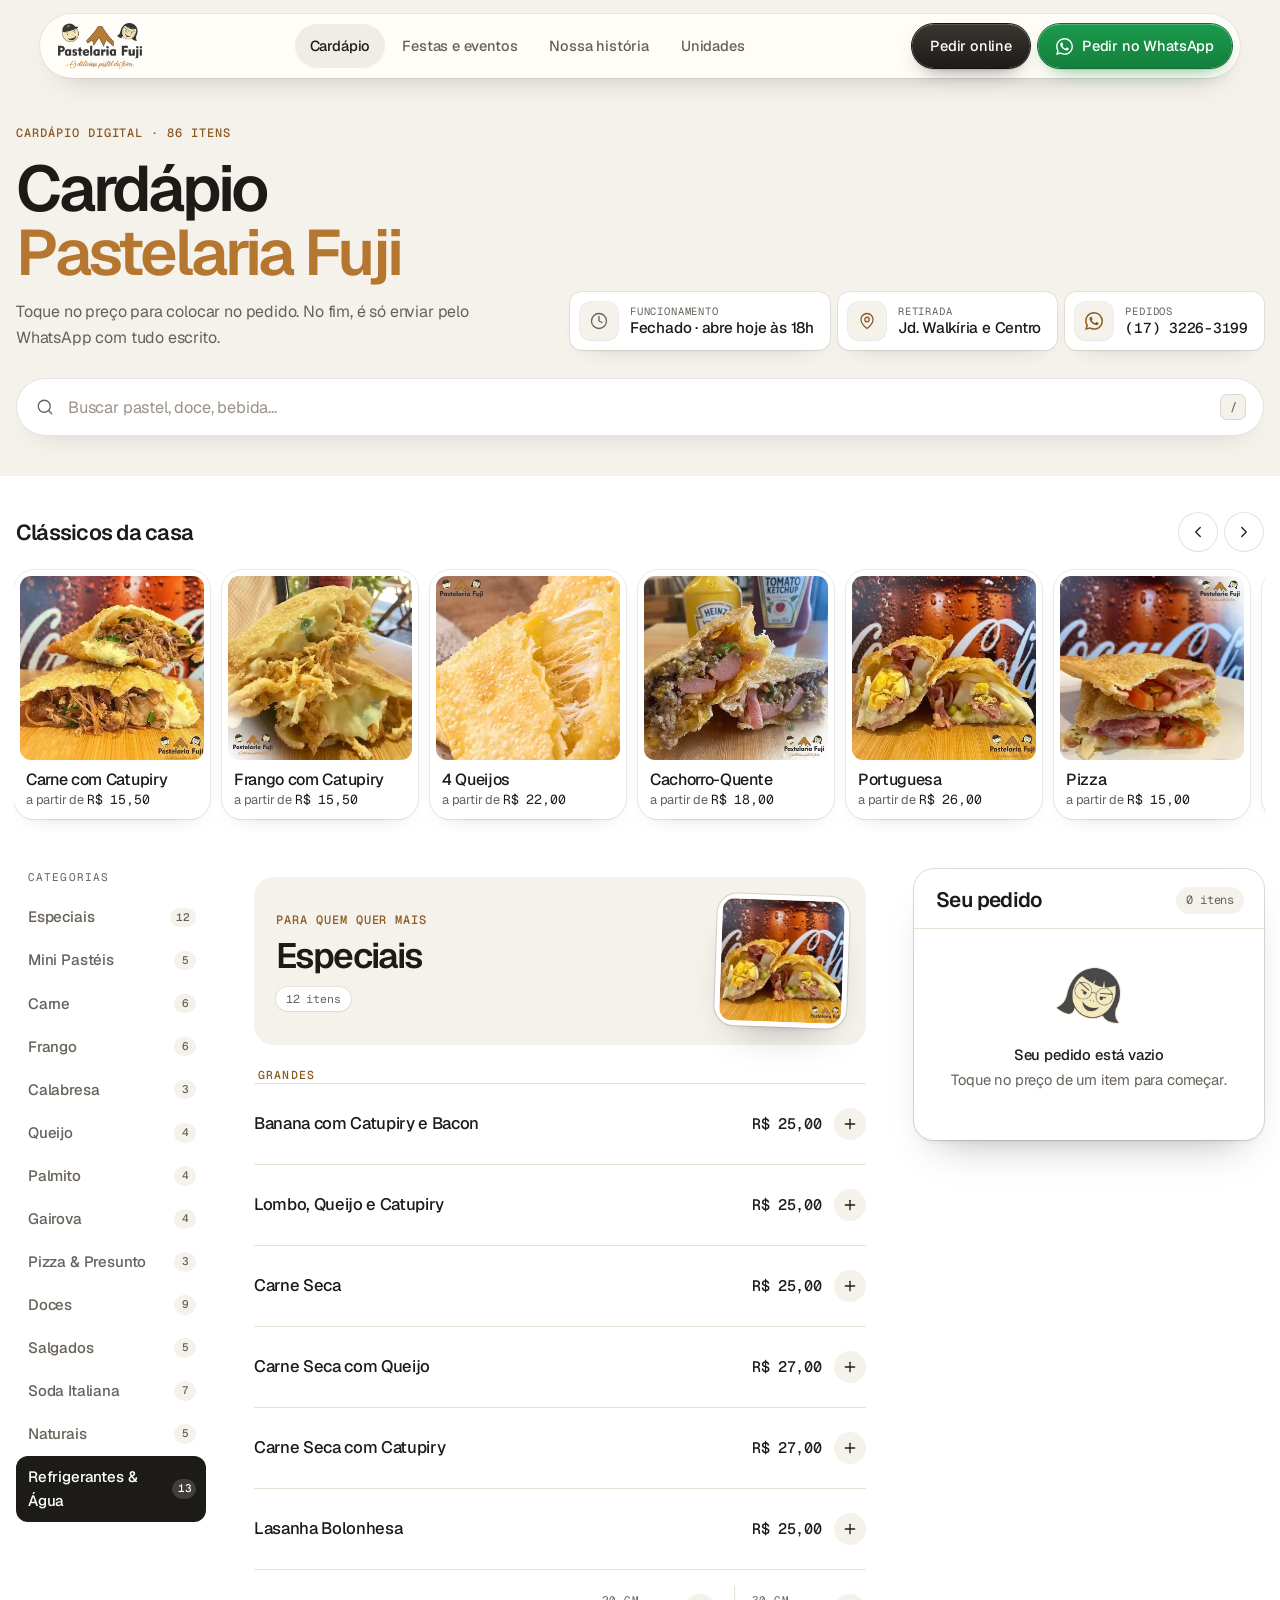
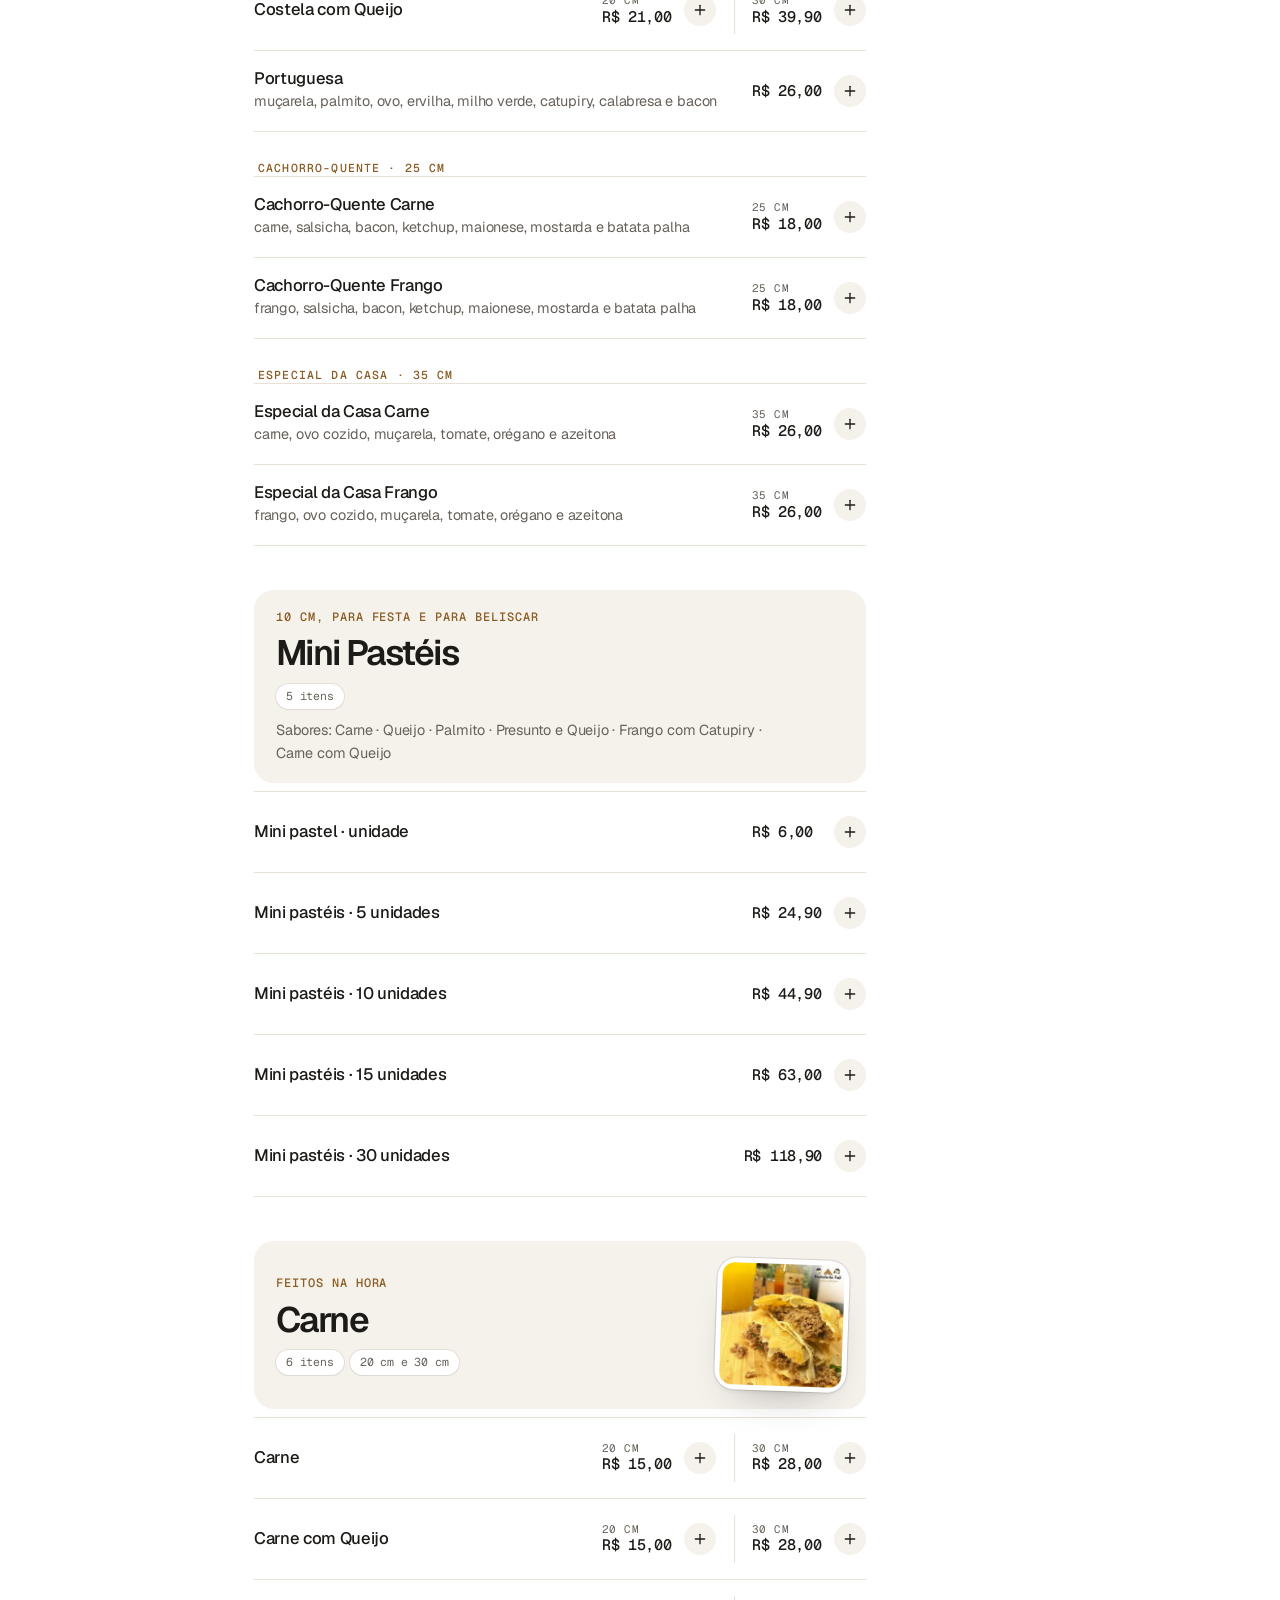
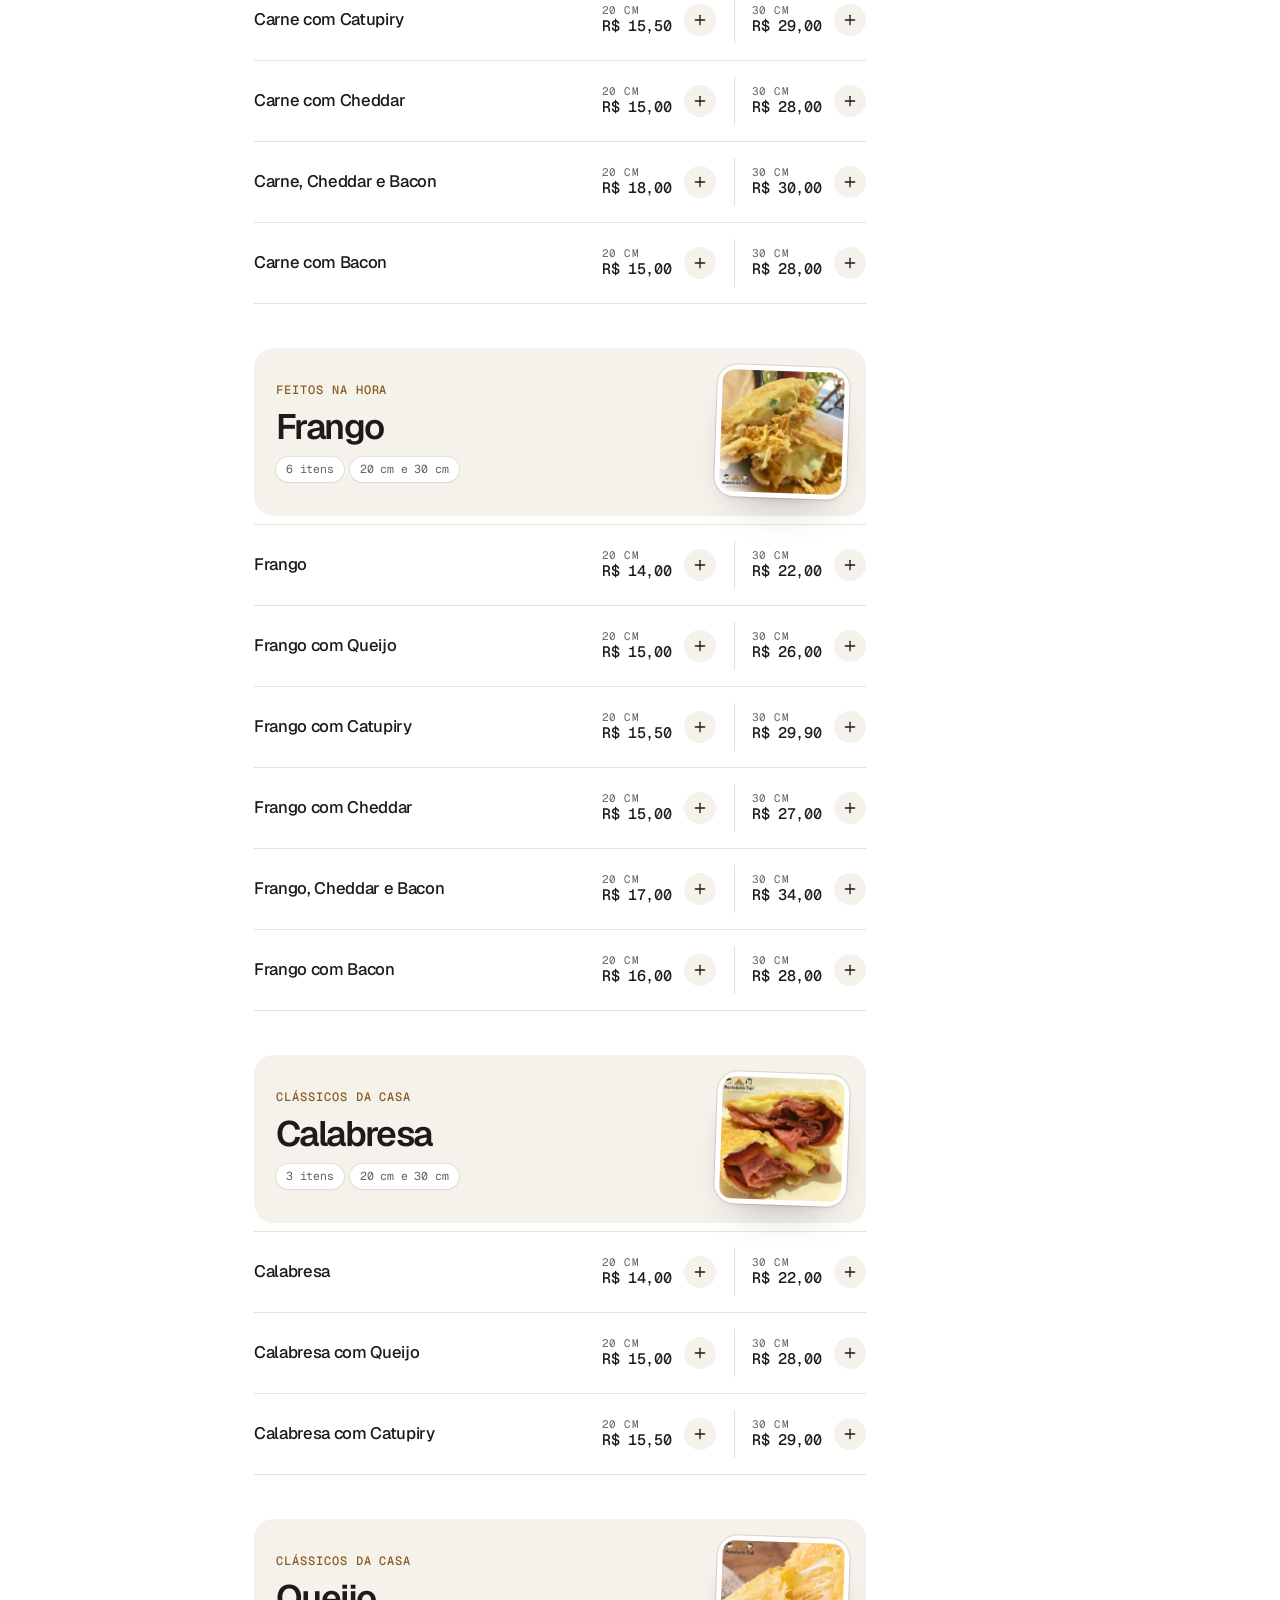
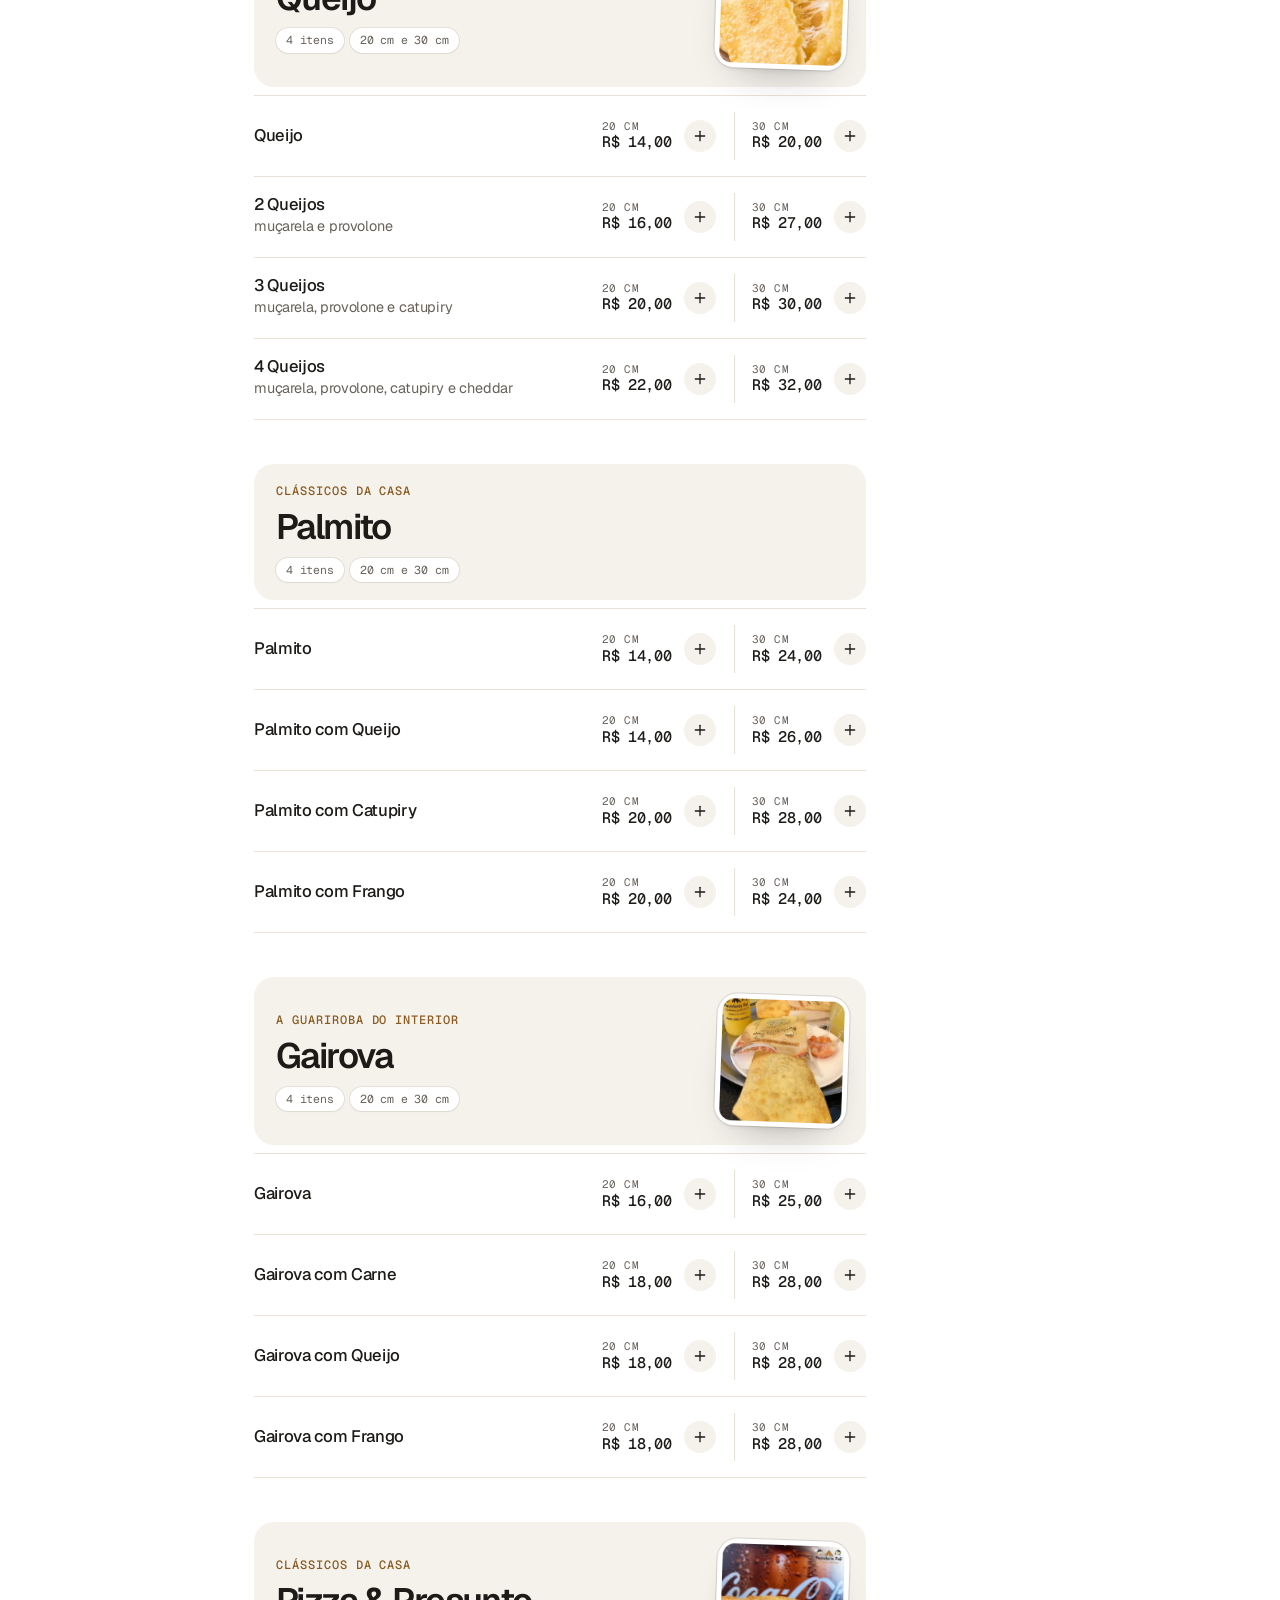
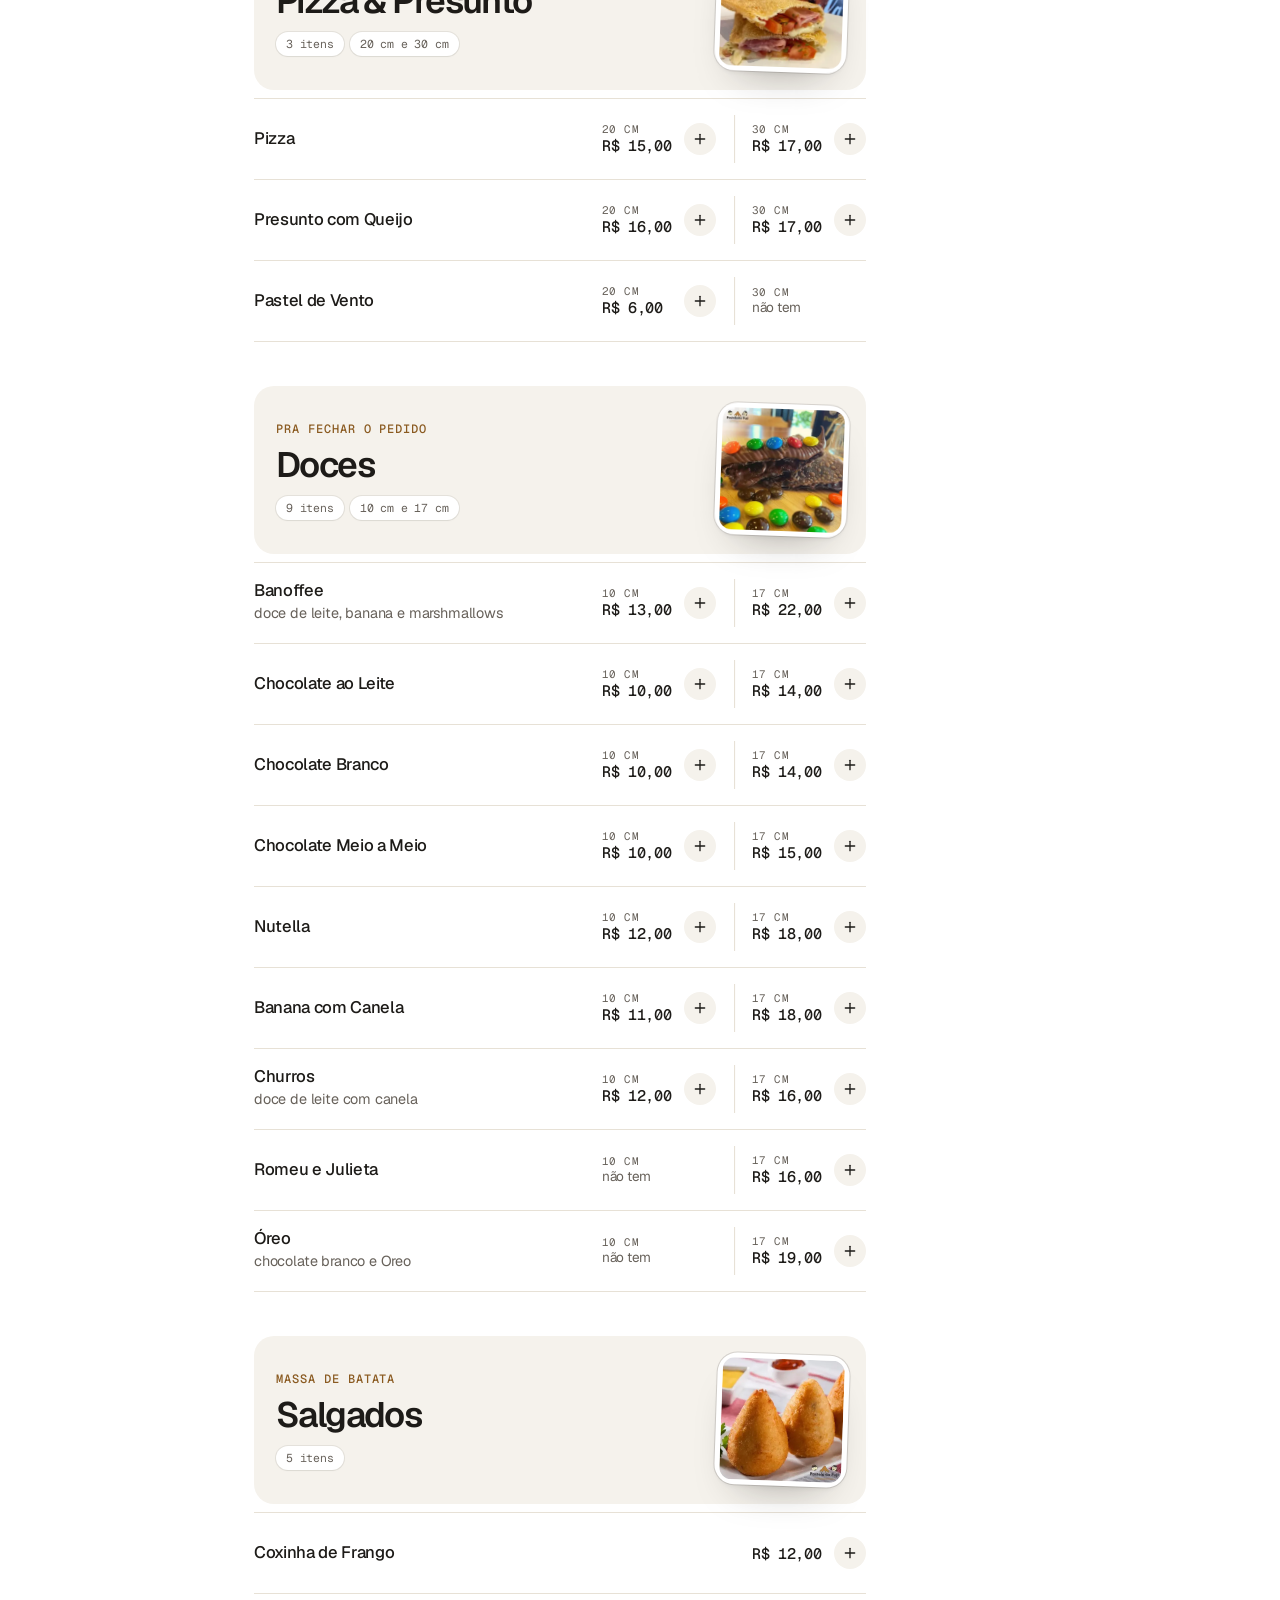
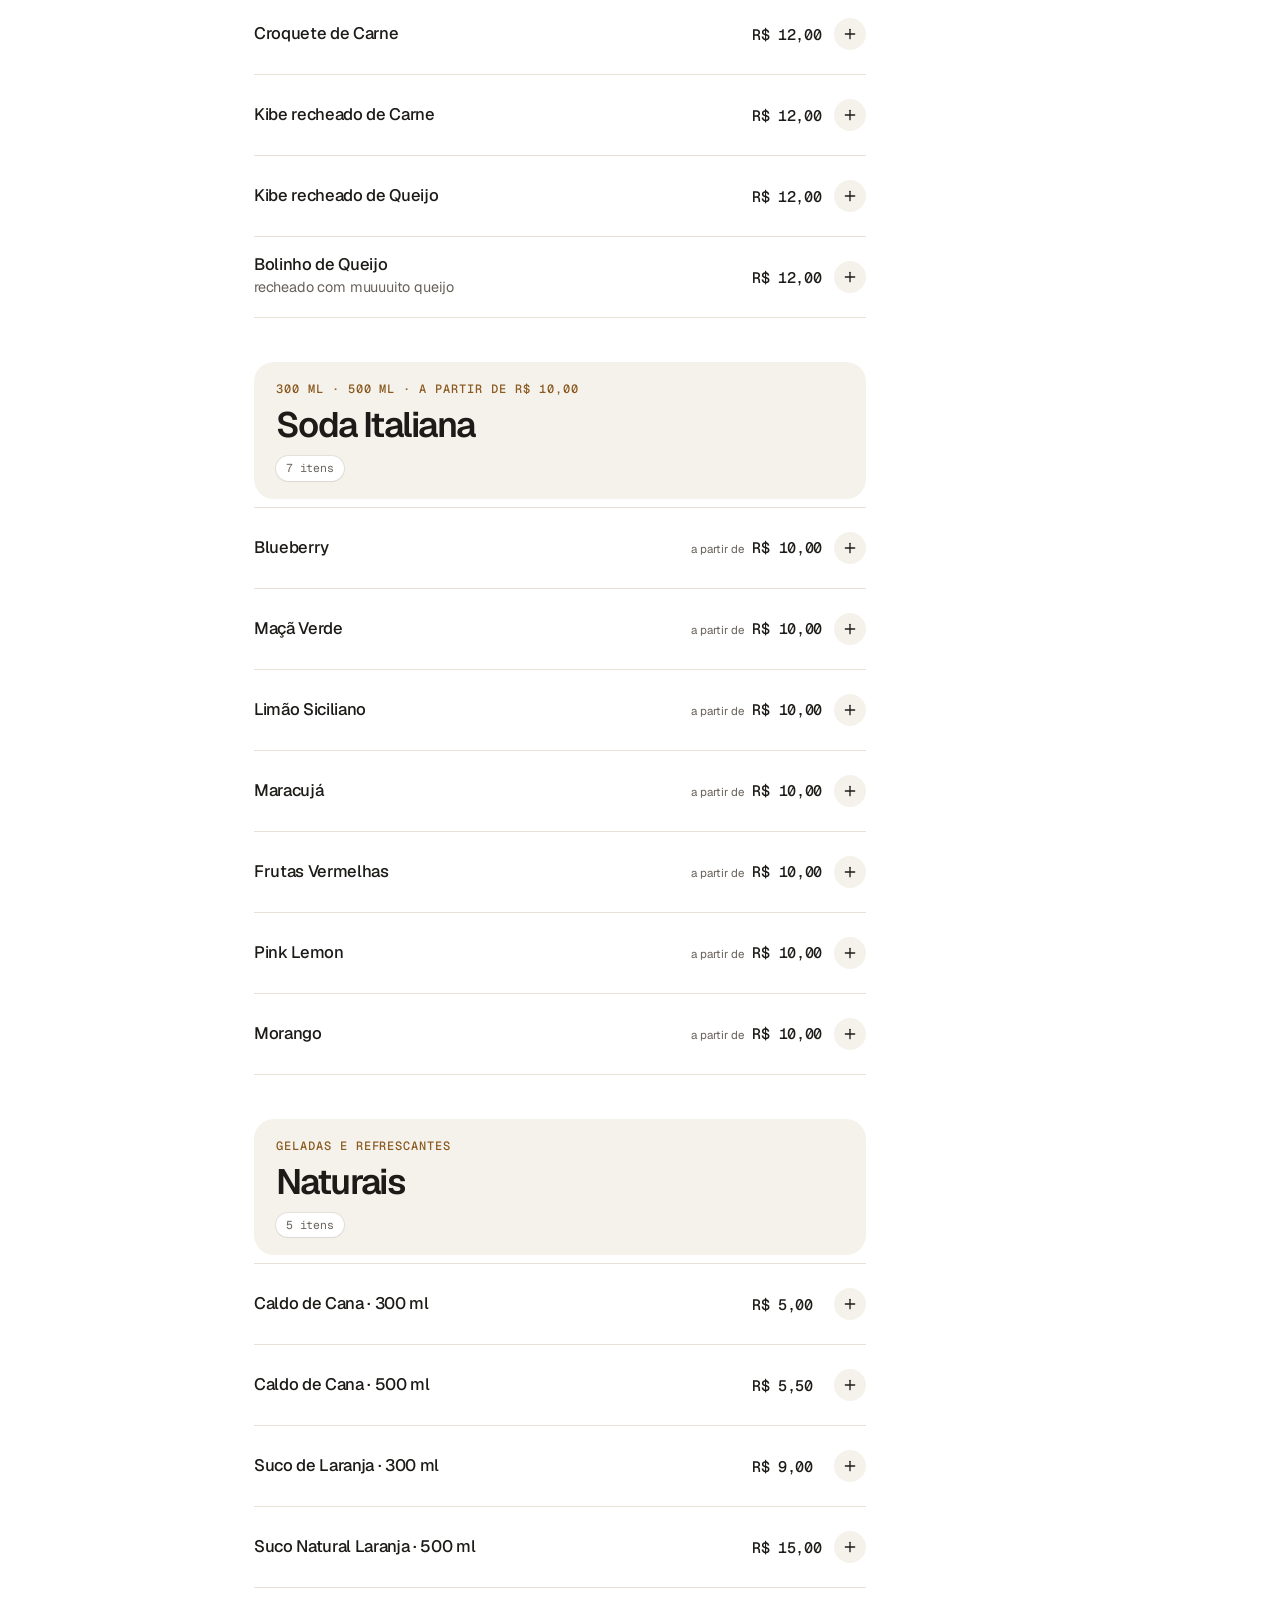
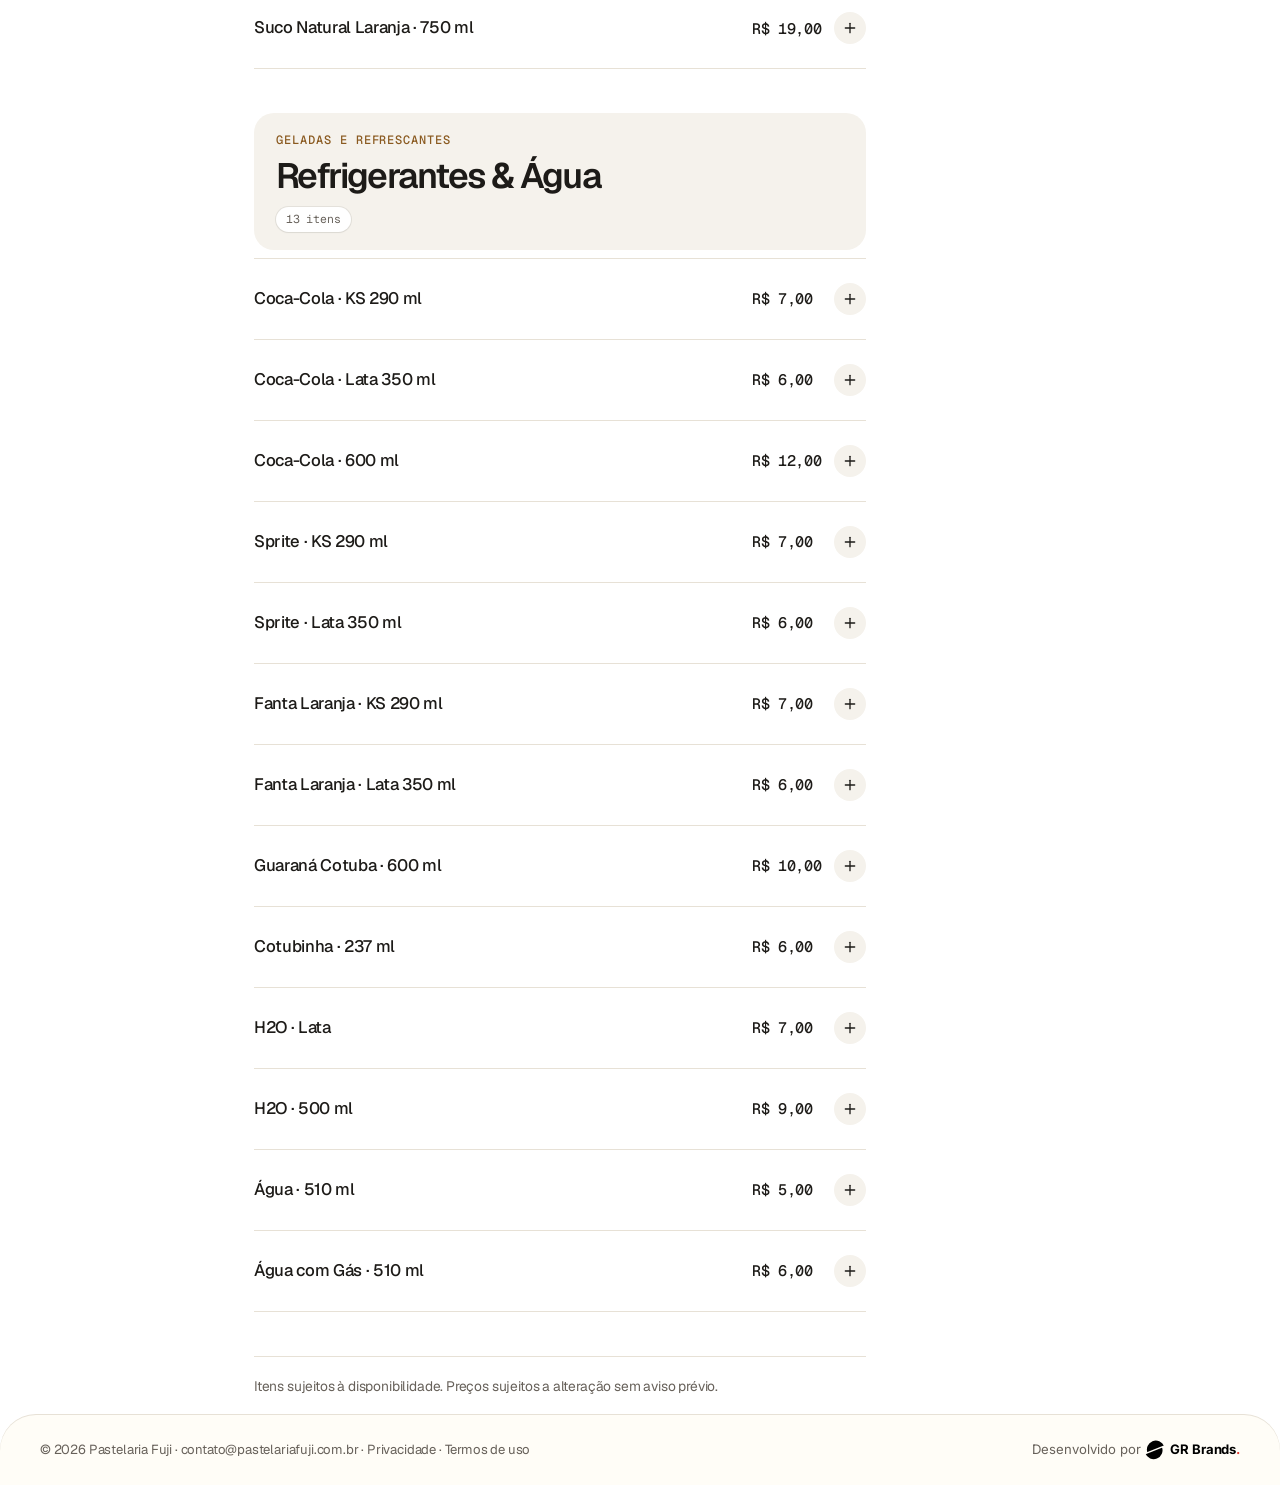
<file: cardapio/index.html>
<!doctype html>
<html lang="pt-BR">
<head>
<meta charset="utf-8">
<meta name="viewport" content="width=device-width, initial-scale=1, viewport-fit=cover">
<script>document.documentElement.classList.add("js")</script>
<title>Cardápio | Pastelaria Fuji em São José do Rio Preto</title>
<meta name="description" content="Cardápio da Pastelaria Fuji: pastéis de 20 e 30 cm, especiais, mini pastéis para festa, salgados, pastéis doces e bebidas. Monte o pedido e envie pelo WhatsApp.">
<link rel="canonical" href="https://pastelariafuji.com.br/cardapio/">
<meta name="robots" content="index, follow, max-image-preview:large">
<meta name="theme-color" content="#F5F2EC">
<link rel="icon" href="../favicon.ico" sizes="32x32">
<link rel="icon" href="../assets/img/icone-192.png" type="image/png" sizes="192x192">
<link rel="apple-touch-icon" href="../assets/img/apple-touch-icon.png">
<link rel="manifest" href="../site.webmanifest">
<meta property="og:type" content="website">
<meta property="og:locale" content="pt_BR">
<meta property="og:site_name" content="Pastelaria Fuji">
<meta property="og:title" content="Cardápio | Pastelaria Fuji em São José do Rio Preto">
<meta property="og:description" content="Cardápio da Pastelaria Fuji: pastéis de 20 e 30 cm, especiais, mini pastéis para festa, salgados, pastéis doces e bebidas. Monte o pedido e envie pelo WhatsApp.">
<meta property="og:url" content="https://pastelariafuji.com.br/cardapio/">
<meta property="og:image" content="https://pastelariafuji.com.br/assets/img/og.jpg">
<meta property="og:image:width" content="1200">
<meta property="og:image:height" content="630">
<meta property="og:image:alt" content="Pastéis da Pastelaria Fuji e o logo da casa">
<meta name="twitter:card" content="summary_large_image">
<meta name="twitter:title" content="Cardápio | Pastelaria Fuji em São José do Rio Preto">
<meta name="twitter:description" content="Cardápio da Pastelaria Fuji: pastéis de 20 e 30 cm, especiais, mini pastéis para festa, salgados, pastéis doces e bebidas. Monte o pedido e envie pelo WhatsApp.">
<meta name="twitter:image" content="https://pastelariafuji.com.br/assets/img/og.jpg">
<link rel="preload" href="../assets/fonts/geist-latin.woff2" as="font" type="font/woff2" crossorigin>
<link rel="stylesheet" href="../assets/css/site.css">
<script type="application/ld+json">{"@context":"https://schema.org","@graph":[{"@type":"Organization","@id":"https://pastelariafuji.com.br/#organizacao","name":"Pastelaria Fuji","url":"https://pastelariafuji.com.br/","logo":"https://pastelariafuji.com.br/assets/img/logo-fuji.png","email":"contato@pastelariafuji.com.br","telephone":"+55-17-3226-3199","foundingDate":"1976","slogan":"O delicioso pastel da feira","sameAs":["https://www.instagram.com/pastelariafuji.rp/","https://www.facebook.com/pastelariafuji/"]},{"@type":"WebSite","@id":"https://pastelariafuji.com.br/#site","url":"https://pastelariafuji.com.br/","name":"Pastelaria Fuji","inLanguage":"pt-BR","publisher":{"@id":"https://pastelariafuji.com.br/#organizacao"}},{"@type":"WebPage","@id":"https://pastelariafuji.com.br/cardapio/#pagina","url":"https://pastelariafuji.com.br/cardapio/","name":"Cardápio | Pastelaria Fuji em São José do Rio Preto","description":"Cardápio da Pastelaria Fuji: pastéis de 20 e 30 cm, especiais, mini pastéis para festa, salgados, pastéis doces e bebidas. Monte o pedido e envie pelo WhatsApp.","isPartOf":{"@id":"https://pastelariafuji.com.br/#site"},"about":{"@id":"https://pastelariafuji.com.br/#organizacao"},"inLanguage":"pt-BR"},{"@type":"Restaurant","@id":"https://pastelariafuji.com.br/#walkiria","name":"Pastelaria Fuji · Jd. Walkíria","parentOrganization":{"@id":"https://pastelariafuji.com.br/#organizacao"},"image":"https://pastelariafuji.com.br/assets/img/og.jpg","servesCuisine":["Pastel","Salgados","Lanches"],"priceRange":"R$ 5–40","telephone":"+55-17-3226-3199","hasMenu":"https://pastelariafuji.com.br/cardapio/","acceptsReservations":false,"address":{"@type":"PostalAddress","streetAddress":"Rua Abrão Thomé, 629","addressLocality":"São José do Rio Preto","addressRegion":"SP","postalCode":"15085-400","addressCountry":"BR"},"openingHoursSpecification":[{"@type":"OpeningHoursSpecification","dayOfWeek":["Monday","Tuesday","Wednesday"],"opens":"18:00","closes":"22:30"},{"@type":"OpeningHoursSpecification","dayOfWeek":["Thursday","Friday"],"opens":"18:00","closes":"23:00"},{"@type":"OpeningHoursSpecification","dayOfWeek":"Saturday","opens":"09:00","closes":"14:30"},{"@type":"OpeningHoursSpecification","dayOfWeek":"Saturday","opens":"18:30","closes":"22:30"}],"url":"https://pastelariafuji.com.br/"},{"@type":"Restaurant","@id":"https://pastelariafuji.com.br/#centro","name":"Pastelaria Fuji · Centro","parentOrganization":{"@id":"https://pastelariafuji.com.br/#organizacao"},"image":"https://pastelariafuji.com.br/assets/img/og.jpg","servesCuisine":["Pastel","Salgados","Lanches"],"priceRange":"R$ 5–40","telephone":"+55-17-3226-3199","hasMenu":"https://pastelariafuji.com.br/cardapio/","acceptsReservations":false,"address":{"@type":"PostalAddress","streetAddress":"Rua Jorge Tibiriçá, 2854","addressLocality":"São José do Rio Preto","addressRegion":"SP","postalCode":"15015-050","addressCountry":"BR"},"openingHoursSpecification":[{"@type":"OpeningHoursSpecification","dayOfWeek":["Monday","Tuesday","Wednesday"],"opens":"18:00","closes":"22:30"},{"@type":"OpeningHoursSpecification","dayOfWeek":["Thursday","Friday"],"opens":"18:00","closes":"23:00"},{"@type":"OpeningHoursSpecification","dayOfWeek":"Saturday","opens":"09:00","closes":"14:30"},{"@type":"OpeningHoursSpecification","dayOfWeek":"Saturday","opens":"18:30","closes":"22:30"}],"url":"https://pastelariafuji.com.br/"},{"@type":"Menu","@id":"https://pastelariafuji.com.br/cardapio/#menu","name":"Cardápio da Pastelaria Fuji","inLanguage":"pt-BR","url":"https://pastelariafuji.com.br/cardapio/","hasMenuSection":[{"@type":"MenuSection","name":"Especiais","hasMenuItem":[{"@type":"MenuItem","name":"Banana com Catupiry e Bacon","offers":{"@type":"Offer","price":"25.00","priceCurrency":"BRL"}},{"@type":"MenuItem","name":"Lombo, Queijo e Catupiry","offers":{"@type":"Offer","price":"25.00","priceCurrency":"BRL"}},{"@type":"MenuItem","name":"Carne Seca","offers":{"@type":"Offer","price":"25.00","priceCurrency":"BRL"}},{"@type":"MenuItem","name":"Carne Seca com Queijo","offers":{"@type":"Offer","price":"27.00","priceCurrency":"BRL"}},{"@type":"MenuItem","name":"Carne Seca com Catupiry","offers":{"@type":"Offer","price":"27.00","priceCurrency":"BRL"}},{"@type":"MenuItem","name":"Lasanha Bolonhesa","offers":{"@type":"Offer","price":"25.00","priceCurrency":"BRL"}},{"@type":"MenuItem","name":"Costela com Queijo (20 cm)","offers":{"@type":"Offer","price":"21.00","priceCurrency":"BRL"}},{"@type":"MenuItem","name":"Costela com Queijo (30 cm)","offers":{"@type":"Offer","price":"39.90","priceCurrency":"BRL"}},{"@type":"MenuItem","name":"Portuguesa","description":"muçarela, palmito, ovo, ervilha, milho verde, catupiry, calabresa e bacon","offers":{"@type":"Offer","price":"26.00","priceCurrency":"BRL"}},{"@type":"MenuItem","name":"Cachorro-Quente Carne (25 cm)","description":"carne, salsicha, bacon, ketchup, maionese, mostarda e batata palha","offers":{"@type":"Offer","price":"18.00","priceCurrency":"BRL"}},{"@type":"MenuItem","name":"Cachorro-Quente Frango (25 cm)","description":"frango, salsicha, bacon, ketchup, maionese, mostarda e batata palha","offers":{"@type":"Offer","price":"18.00","priceCurrency":"BRL"}},{"@type":"MenuItem","name":"Especial da Casa Carne (35 cm)","description":"carne, ovo cozido, muçarela, tomate, orégano e azeitona","offers":{"@type":"Offer","price":"26.00","priceCurrency":"BRL"}},{"@type":"MenuItem","name":"Especial da Casa Frango (35 cm)","description":"frango, ovo cozido, muçarela, tomate, orégano e azeitona","offers":{"@type":"Offer","price":"26.00","priceCurrency":"BRL"}}]},{"@type":"MenuSection","name":"Mini Pastéis","hasMenuItem":[{"@type":"MenuItem","name":"Mini pastel · unidade","offers":{"@type":"Offer","price":"6.00","priceCurrency":"BRL"}},{"@type":"MenuItem","name":"Mini pastéis · 5 unidades","offers":{"@type":"Offer","price":"24.90","priceCurrency":"BRL"}},{"@type":"MenuItem","name":"Mini pastéis · 10 unidades","offers":{"@type":"Offer","price":"44.90","priceCurrency":"BRL"}},{"@type":"MenuItem","name":"Mini pastéis · 15 unidades","offers":{"@type":"Offer","price":"63.00","priceCurrency":"BRL"}},{"@type":"MenuItem","name":"Mini pastéis · 30 unidades","offers":{"@type":"Offer","price":"118.90","priceCurrency":"BRL"}}]},{"@type":"MenuSection","name":"Carne","hasMenuItem":[{"@type":"MenuItem","name":"Carne (20 cm)","offers":{"@type":"Offer","price":"15.00","priceCurrency":"BRL"}},{"@type":"MenuItem","name":"Carne (30 cm)","offers":{"@type":"Offer","price":"28.00","priceCurrency":"BRL"}},{"@type":"MenuItem","name":"Carne com Queijo (20 cm)","offers":{"@type":"Offer","price":"15.00","priceCurrency":"BRL"}},{"@type":"MenuItem","name":"Carne com Queijo (30 cm)","offers":{"@type":"Offer","price":"28.00","priceCurrency":"BRL"}},{"@type":"MenuItem","name":"Carne com Catupiry (20 cm)","offers":{"@type":"Offer","price":"15.50","priceCurrency":"BRL"}},{"@type":"MenuItem","name":"Carne com Catupiry (30 cm)","offers":{"@type":"Offer","price":"29.00","priceCurrency":"BRL"}},{"@type":"MenuItem","name":"Carne com Cheddar (20 cm)","offers":{"@type":"Offer","price":"15.00","priceCurrency":"BRL"}},{"@type":"MenuItem","name":"Carne com Cheddar (30 cm)","offers":{"@type":"Offer","price":"28.00","priceCurrency":"BRL"}},{"@type":"MenuItem","name":"Carne, Cheddar e Bacon (20 cm)","offers":{"@type":"Offer","price":"18.00","priceCurrency":"BRL"}},{"@type":"MenuItem","name":"Carne, Cheddar e Bacon (30 cm)","offers":{"@type":"Offer","price":"30.00","priceCurrency":"BRL"}},{"@type":"MenuItem","name":"Carne com Bacon (20 cm)","offers":{"@type":"Offer","price":"15.00","priceCurrency":"BRL"}},{"@type":"MenuItem","name":"Carne com Bacon (30 cm)","offers":{"@type":"Offer","price":"28.00","priceCurrency":"BRL"}}]},{"@type":"MenuSection","name":"Frango","hasMenuItem":[{"@type":"MenuItem","name":"Frango (20 cm)","offers":{"@type":"Offer","price":"14.00","priceCurrency":"BRL"}},{"@type":"MenuItem","name":"Frango (30 cm)","offers":{"@type":"Offer","price":"22.00","priceCurrency":"BRL"}},{"@type":"MenuItem","name":"Frango com Queijo (20 cm)","offers":{"@type":"Offer","price":"15.00","priceCurrency":"BRL"}},{"@type":"MenuItem","name":"Frango com Queijo (30 cm)","offers":{"@type":"Offer","price":"26.00","priceCurrency":"BRL"}},{"@type":"MenuItem","name":"Frango com Catupiry (20 cm)","offers":{"@type":"Offer","price":"15.50","priceCurrency":"BRL"}},{"@type":"MenuItem","name":"Frango com Catupiry (30 cm)","offers":{"@type":"Offer","price":"29.90","priceCurrency":"BRL"}},{"@type":"MenuItem","name":"Frango com Cheddar (20 cm)","offers":{"@type":"Offer","price":"15.00","priceCurrency":"BRL"}},{"@type":"MenuItem","name":"Frango com Cheddar (30 cm)","offers":{"@type":"Offer","price":"27.00","priceCurrency":"BRL"}},{"@type":"MenuItem","name":"Frango, Cheddar e Bacon (20 cm)","offers":{"@type":"Offer","price":"17.00","priceCurrency":"BRL"}},{"@type":"MenuItem","name":"Frango, Cheddar e Bacon (30 cm)","offers":{"@type":"Offer","price":"34.00","priceCurrency":"BRL"}},{"@type":"MenuItem","name":"Frango com Bacon (20 cm)","offers":{"@type":"Offer","price":"16.00","priceCurrency":"BRL"}},{"@type":"MenuItem","name":"Frango com Bacon (30 cm)","offers":{"@type":"Offer","price":"28.00","priceCurrency":"BRL"}}]},{"@type":"MenuSection","name":"Calabresa","hasMenuItem":[{"@type":"MenuItem","name":"Calabresa (20 cm)","offers":{"@type":"Offer","price":"14.00","priceCurrency":"BRL"}},{"@type":"MenuItem","name":"Calabresa (30 cm)","offers":{"@type":"Offer","price":"22.00","priceCurrency":"BRL"}},{"@type":"MenuItem","name":"Calabresa com Queijo (20 cm)","offers":{"@type":"Offer","price":"15.00","priceCurrency":"BRL"}},{"@type":"MenuItem","name":"Calabresa com Queijo (30 cm)","offers":{"@type":"Offer","price":"28.00","priceCurrency":"BRL"}},{"@type":"MenuItem","name":"Calabresa com Catupiry (20 cm)","offers":{"@type":"Offer","price":"15.50","priceCurrency":"BRL"}},{"@type":"MenuItem","name":"Calabresa com Catupiry (30 cm)","offers":{"@type":"Offer","price":"29.00","priceCurrency":"BRL"}}]},{"@type":"MenuSection","name":"Queijo","hasMenuItem":[{"@type":"MenuItem","name":"Queijo (20 cm)","offers":{"@type":"Offer","price":"14.00","priceCurrency":"BRL"}},{"@type":"MenuItem","name":"Queijo (30 cm)","offers":{"@type":"Offer","price":"20.00","priceCurrency":"BRL"}},{"@type":"MenuItem","name":"2 Queijos (20 cm)","description":"muçarela e provolone","offers":{"@type":"Offer","price":"16.00","priceCurrency":"BRL"}},{"@type":"MenuItem","name":"2 Queijos (30 cm)","description":"muçarela e provolone","offers":{"@type":"Offer","price":"27.00","priceCurrency":"BRL"}},{"@type":"MenuItem","name":"3 Queijos (20 cm)","description":"muçarela, provolone e catupiry","offers":{"@type":"Offer","price":"20.00","priceCurrency":"BRL"}},{"@type":"MenuItem","name":"3 Queijos (30 cm)","description":"muçarela, provolone e catupiry","offers":{"@type":"Offer","price":"30.00","priceCurrency":"BRL"}},{"@type":"MenuItem","name":"4 Queijos (20 cm)","description":"muçarela, provolone, catupiry e cheddar","offers":{"@type":"Offer","price":"22.00","priceCurrency":"BRL"}},{"@type":"MenuItem","name":"4 Queijos (30 cm)","description":"muçarela, provolone, catupiry e cheddar","offers":{"@type":"Offer","price":"32.00","priceCurrency":"BRL"}}]},{"@type":"MenuSection","name":"Palmito","hasMenuItem":[{"@type":"MenuItem","name":"Palmito (20 cm)","offers":{"@type":"Offer","price":"14.00","priceCurrency":"BRL"}},{"@type":"MenuItem","name":"Palmito (30 cm)","offers":{"@type":"Offer","price":"24.00","priceCurrency":"BRL"}},{"@type":"MenuItem","name":"Palmito com Queijo (20 cm)","offers":{"@type":"Offer","price":"14.00","priceCurrency":"BRL"}},{"@type":"MenuItem","name":"Palmito com Queijo (30 cm)","offers":{"@type":"Offer","price":"26.00","priceCurrency":"BRL"}},{"@type":"MenuItem","name":"Palmito com Catupiry (20 cm)","offers":{"@type":"Offer","price":"20.00","priceCurrency":"BRL"}},{"@type":"MenuItem","name":"Palmito com Catupiry (30 cm)","offers":{"@type":"Offer","price":"28.00","priceCurrency":"BRL"}},{"@type":"MenuItem","name":"Palmito com Frango (20 cm)","offers":{"@type":"Offer","price":"20.00","priceCurrency":"BRL"}},{"@type":"MenuItem","name":"Palmito com Frango (30 cm)","offers":{"@type":"Offer","price":"24.00","priceCurrency":"BRL"}}]},{"@type":"MenuSection","name":"Gairova","hasMenuItem":[{"@type":"MenuItem","name":"Gairova (20 cm)","offers":{"@type":"Offer","price":"16.00","priceCurrency":"BRL"}},{"@type":"MenuItem","name":"Gairova (30 cm)","offers":{"@type":"Offer","price":"25.00","priceCurrency":"BRL"}},{"@type":"MenuItem","name":"Gairova com Carne (20 cm)","offers":{"@type":"Offer","price":"18.00","priceCurrency":"BRL"}},{"@type":"MenuItem","name":"Gairova com Carne (30 cm)","offers":{"@type":"Offer","price":"28.00","priceCurrency":"BRL"}},{"@type":"MenuItem","name":"Gairova com Queijo (20 cm)","offers":{"@type":"Offer","price":"18.00","priceCurrency":"BRL"}},{"@type":"MenuItem","name":"Gairova com Queijo (30 cm)","offers":{"@type":"Offer","price":"28.00","priceCurrency":"BRL"}},{"@type":"MenuItem","name":"Gairova com Frango (20 cm)","offers":{"@type":"Offer","price":"18.00","priceCurrency":"BRL"}},{"@type":"MenuItem","name":"Gairova com Frango (30 cm)","offers":{"@type":"Offer","price":"28.00","priceCurrency":"BRL"}}]},{"@type":"MenuSection","name":"Pizza & Presunto","hasMenuItem":[{"@type":"MenuItem","name":"Pizza (20 cm)","offers":{"@type":"Offer","price":"15.00","priceCurrency":"BRL"}},{"@type":"MenuItem","name":"Pizza (30 cm)","offers":{"@type":"Offer","price":"17.00","priceCurrency":"BRL"}},{"@type":"MenuItem","name":"Presunto com Queijo (20 cm)","offers":{"@type":"Offer","price":"16.00","priceCurrency":"BRL"}},{"@type":"MenuItem","name":"Presunto com Queijo (30 cm)","offers":{"@type":"Offer","price":"17.00","priceCurrency":"BRL"}},{"@type":"MenuItem","name":"Pastel de Vento (20 cm)","offers":{"@type":"Offer","price":"6.00","priceCurrency":"BRL"}}]},{"@type":"MenuSection","name":"Doces","hasMenuItem":[{"@type":"MenuItem","name":"Banoffee (10 cm)","description":"doce de leite, banana e marshmallows","offers":{"@type":"Offer","price":"13.00","priceCurrency":"BRL"}},{"@type":"MenuItem","name":"Banoffee (17 cm)","description":"doce de leite, banana e marshmallows","offers":{"@type":"Offer","price":"22.00","priceCurrency":"BRL"}},{"@type":"MenuItem","name":"Chocolate ao Leite (10 cm)","offers":{"@type":"Offer","price":"10.00","priceCurrency":"BRL"}},{"@type":"MenuItem","name":"Chocolate ao Leite (17 cm)","offers":{"@type":"Offer","price":"14.00","priceCurrency":"BRL"}},{"@type":"MenuItem","name":"Chocolate Branco (10 cm)","offers":{"@type":"Offer","price":"10.00","priceCurrency":"BRL"}},{"@type":"MenuItem","name":"Chocolate Branco (17 cm)","offers":{"@type":"Offer","price":"14.00","priceCurrency":"BRL"}},{"@type":"MenuItem","name":"Chocolate Meio a Meio (10 cm)","offers":{"@type":"Offer","price":"10.00","priceCurrency":"BRL"}},{"@type":"MenuItem","name":"Chocolate Meio a Meio (17 cm)","offers":{"@type":"Offer","price":"15.00","priceCurrency":"BRL"}},{"@type":"MenuItem","name":"Nutella (10 cm)","offers":{"@type":"Offer","price":"12.00","priceCurrency":"BRL"}},{"@type":"MenuItem","name":"Nutella (17 cm)","offers":{"@type":"Offer","price":"18.00","priceCurrency":"BRL"}},{"@type":"MenuItem","name":"Banana com Canela (10 cm)","offers":{"@type":"Offer","price":"11.00","priceCurrency":"BRL"}},{"@type":"MenuItem","name":"Banana com Canela (17 cm)","offers":{"@type":"Offer","price":"18.00","priceCurrency":"BRL"}},{"@type":"MenuItem","name":"Churros (10 cm)","description":"doce de leite com canela","offers":{"@type":"Offer","price":"12.00","priceCurrency":"BRL"}},{"@type":"MenuItem","name":"Churros (17 cm)","description":"doce de leite com canela","offers":{"@type":"Offer","price":"16.00","priceCurrency":"BRL"}},{"@type":"MenuItem","name":"Romeu e Julieta (17 cm)","offers":{"@type":"Offer","price":"16.00","priceCurrency":"BRL"}},{"@type":"MenuItem","name":"Óreo (17 cm)","description":"chocolate branco e Oreo","offers":{"@type":"Offer","price":"19.00","priceCurrency":"BRL"}}]},{"@type":"MenuSection","name":"Salgados","hasMenuItem":[{"@type":"MenuItem","name":"Coxinha de Frango","offers":{"@type":"Offer","price":"12.00","priceCurrency":"BRL"}},{"@type":"MenuItem","name":"Croquete de Carne","offers":{"@type":"Offer","price":"12.00","priceCurrency":"BRL"}},{"@type":"MenuItem","name":"Kibe recheado de Carne","offers":{"@type":"Offer","price":"12.00","priceCurrency":"BRL"}},{"@type":"MenuItem","name":"Kibe recheado de Queijo","offers":{"@type":"Offer","price":"12.00","priceCurrency":"BRL"}},{"@type":"MenuItem","name":"Bolinho de Queijo","description":"recheado com muuuuito queijo","offers":{"@type":"Offer","price":"12.00","priceCurrency":"BRL"}}]},{"@type":"MenuSection","name":"Soda Italiana","hasMenuItem":[{"@type":"MenuItem","name":"Blueberry","offers":{"@type":"Offer","price":"10.00","priceCurrency":"BRL"}},{"@type":"MenuItem","name":"Maçã Verde","offers":{"@type":"Offer","price":"10.00","priceCurrency":"BRL"}},{"@type":"MenuItem","name":"Limão Siciliano","offers":{"@type":"Offer","price":"10.00","priceCurrency":"BRL"}},{"@type":"MenuItem","name":"Maracujá","offers":{"@type":"Offer","price":"10.00","priceCurrency":"BRL"}},{"@type":"MenuItem","name":"Frutas Vermelhas","offers":{"@type":"Offer","price":"10.00","priceCurrency":"BRL"}},{"@type":"MenuItem","name":"Pink Lemon","offers":{"@type":"Offer","price":"10.00","priceCurrency":"BRL"}},{"@type":"MenuItem","name":"Morango","offers":{"@type":"Offer","price":"10.00","priceCurrency":"BRL"}}]},{"@type":"MenuSection","name":"Naturais","hasMenuItem":[{"@type":"MenuItem","name":"Caldo de Cana · 300 ml","offers":{"@type":"Offer","price":"5.00","priceCurrency":"BRL"}},{"@type":"MenuItem","name":"Caldo de Cana · 500 ml","offers":{"@type":"Offer","price":"5.50","priceCurrency":"BRL"}},{"@type":"MenuItem","name":"Suco de Laranja · 300 ml","offers":{"@type":"Offer","price":"9.00","priceCurrency":"BRL"}},{"@type":"MenuItem","name":"Suco Natural Laranja · 500 ml","offers":{"@type":"Offer","price":"15.00","priceCurrency":"BRL"}},{"@type":"MenuItem","name":"Suco Natural Laranja · 750 ml","offers":{"@type":"Offer","price":"19.00","priceCurrency":"BRL"}}]},{"@type":"MenuSection","name":"Refrigerantes & Água","hasMenuItem":[{"@type":"MenuItem","name":"Coca-Cola · KS 290 ml","offers":{"@type":"Offer","price":"7.00","priceCurrency":"BRL"}},{"@type":"MenuItem","name":"Coca-Cola · Lata 350 ml","offers":{"@type":"Offer","price":"6.00","priceCurrency":"BRL"}},{"@type":"MenuItem","name":"Coca-Cola · 600 ml","offers":{"@type":"Offer","price":"12.00","priceCurrency":"BRL"}},{"@type":"MenuItem","name":"Sprite · KS 290 ml","offers":{"@type":"Offer","price":"7.00","priceCurrency":"BRL"}},{"@type":"MenuItem","name":"Sprite · Lata 350 ml","offers":{"@type":"Offer","price":"6.00","priceCurrency":"BRL"}},{"@type":"MenuItem","name":"Fanta Laranja · KS 290 ml","offers":{"@type":"Offer","price":"7.00","priceCurrency":"BRL"}},{"@type":"MenuItem","name":"Fanta Laranja · Lata 350 ml","offers":{"@type":"Offer","price":"6.00","priceCurrency":"BRL"}},{"@type":"MenuItem","name":"Guaraná Cotuba · 600 ml","offers":{"@type":"Offer","price":"10.00","priceCurrency":"BRL"}},{"@type":"MenuItem","name":"Cotubinha · 237 ml","offers":{"@type":"Offer","price":"6.00","priceCurrency":"BRL"}},{"@type":"MenuItem","name":"H2O · Lata","offers":{"@type":"Offer","price":"7.00","priceCurrency":"BRL"}},{"@type":"MenuItem","name":"H2O · 500 ml","offers":{"@type":"Offer","price":"9.00","priceCurrency":"BRL"}},{"@type":"MenuItem","name":"Água · 510 ml","offers":{"@type":"Offer","price":"5.00","priceCurrency":"BRL"}},{"@type":"MenuItem","name":"Água com Gás · 510 ml","offers":{"@type":"Offer","price":"6.00","priceCurrency":"BRL"}}]}]},{"@type":"BreadcrumbList","@id":"https://pastelariafuji.com.br/cardapio/#migalhas","itemListElement":[{"@type":"ListItem","position":1,"name":"Início","item":"https://pastelariafuji.com.br/"},{"@type":"ListItem","position":2,"name":"Cardápio","item":"https://pastelariafuji.com.br/cardapio/"}]}]}</script>
</head>
<body class="pg-cardapio">
<a class="pular" href="#conteudo">Pular para o cardápio</a>
<header class="topo" id="topo">
  <div class="ilha">
    <a class="marca" href="../" aria-label="Pastelaria Fuji, início"><img src="../assets/img/logo-fuji.webp" srcset="../assets/img/logo-fuji-300.webp 300w, ../assets/img/logo-fuji.webp 600w" sizes="90px" alt="Pastelaria Fuji" width="600" height="327"></a>
    <nav class="nav" aria-label="Principal"><a href="../cardapio/" aria-current=page>Cardápio</a><a href="../eventos/">Festas e eventos</a><a href="../index.html#historia">Nossa história</a><a href="../index.html#unidades">Unidades</a></nav>
    <div class="acoes">
      <a class="btn btn--escuro btn--p lit topo__online" href="https://pastelariafuji.saipos.com/" target="_blank" rel="noopener">Pedir online</a>
      <a class="btn btn--zap btn--p lit topo__cta" href="https://wa.me/551732263199?text=Ol%C3%A1%21%20Vim%20pelo%20site%20da%20Pastelaria%20Fuji%20e%20quero%20fazer%20um%20pedido." target="_blank" rel="noopener" aria-label="Pedir no WhatsApp"><svg class="i i--cheio " viewBox="0 0 24 24" aria-hidden="true"><path d="M17.47 14.38c-.3-.15-1.76-.87-2.03-.97-.27-.1-.47-.15-.67.15-.2.3-.77.97-.94 1.16-.17.2-.35.22-.64.08-.3-.15-1.26-.46-2.39-1.48-.88-.79-1.48-1.76-1.65-2.06-.17-.3-.02-.46.13-.6.13-.14.3-.35.45-.52.15-.18.2-.3.3-.5.1-.2.05-.37-.03-.52-.07-.15-.67-1.61-.91-2.2-.24-.58-.49-.5-.67-.51h-.57c-.2 0-.52.08-.8.37-.27.3-1.04 1.02-1.04 2.48s1.07 2.88 1.21 3.07c.15.2 2.1 3.2 5.08 4.49.71.3 1.26.49 1.7.63.71.22 1.36.2 1.87.12.57-.09 1.76-.72 2-1.42.25-.7.25-1.29.18-1.41-.08-.13-.27-.2-.57-.35m-5.42 7.4h-.01a9.87 9.87 0 0 1-5.03-1.38l-.36-.21-3.74.98 1-3.65-.24-.37a9.86 9.86 0 0 1-1.51-5.26c0-5.45 4.44-9.88 9.89-9.88 2.64 0 5.12 1.03 6.99 2.9a9.83 9.83 0 0 1 2.89 7c0 5.45-4.44 9.88-9.88 9.88m8.41-18.3A11.82 11.82 0 0 0 12.05 0C5.5 0 .16 5.34.16 11.89c0 2.1.55 4.14 1.59 5.95L.06 24l6.3-1.65a11.88 11.88 0 0 0 5.68 1.45h.01c6.55 0 11.89-5.34 11.89-11.89a11.82 11.82 0 0 0-3.48-8.41Z"/></svg><span>Pedir no WhatsApp</span></a>
      <button class="menu-btn" type="button" aria-expanded="false" aria-controls="gaveta" aria-label="Abrir menu"><span></span></button>
    </div>
  </div>
</header>
<div class="veu" aria-hidden="true"></div>
<nav class="gaveta" id="gaveta" aria-label="Menu">
  <a class="glink" href="../cardapio/"><span class="glink__ic"><svg class="i " viewBox="0 0 24 24" aria-hidden="true"><path d="M3 2v7c0 1.1.9 2 2 2h4a2 2 0 0 0 2-2V2"/><path d="M7 2v20"/><path d="M21 15V2a5 5 0 0 0-5 5v6c0 1.1.9 2 2 2h3Zm0 0v7"/></svg></span>Cardápio<svg class="i glink__seta" viewBox="0 0 24 24" aria-hidden="true"><path d="M5 12h14"/><path d="m13 6 6 6-6 6"/></svg></a><a class="glink" href="../eventos/"><span class="glink__ic"><svg class="i " viewBox="0 0 24 24" aria-hidden="true"><path d="M5.8 11.3 2 22l10.7-3.79"/><path d="M4 3h.01"/><path d="M22 8h.01"/><path d="M15 2h.01"/><path d="M22 20h.01"/><path d="m22 2-2.24.75a2.9 2.9 0 0 0-1.96 3.12c.1.86-.57 1.63-1.45 1.63h-.38c-.86 0-1.6.6-1.76 1.44L14 10"/><path d="m22 13-.82-.33c-.86-.34-1.82.2-1.98 1.11c-.11.7-.72 1.22-1.43 1.22H17"/><path d="m11 2 .33.82c.34.86-.2 1.82-1.11 1.98C9.52 4.9 9 5.52 9 6.23V7"/><path d="M11 13c1.93 1.93 2.83 4.17 2 5-.83.83-3.07-.07-5-2-1.93-1.93-2.83-4.17-2-5 .83-.83 3.07.07 5 2Z"/></svg></span>Festas e eventos<svg class="i glink__seta" viewBox="0 0 24 24" aria-hidden="true"><path d="M5 12h14"/><path d="m13 6 6 6-6 6"/></svg></a><a class="glink" href="../index.html#historia"><span class="glink__ic"><svg class="i " viewBox="0 0 24 24" aria-hidden="true"><path d="M3 12a9 9 0 1 0 9-9 9.75 9.75 0 0 0-6.74 2.74L3 8"/><path d="M3 3v5h5"/><path d="M12 7v5l4 2"/></svg></span>Nossa história<svg class="i glink__seta" viewBox="0 0 24 24" aria-hidden="true"><path d="M5 12h14"/><path d="m13 6 6 6-6 6"/></svg></a><a class="glink" href="../index.html#unidades"><span class="glink__ic"><svg class="i " viewBox="0 0 24 24" aria-hidden="true"><path d="M20 10c0 6-8 12-8 12s-8-6-8-12a8 8 0 0 1 16 0Z"/><circle cx="12" cy="10" r="3"/></svg></span>Unidades<svg class="i glink__seta" viewBox="0 0 24 24" aria-hidden="true"><path d="M5 12h14"/><path d="m13 6 6 6-6 6"/></svg></a>
  <div class="gaveta__acoes">
    <a class="btn btn--linha" href="https://pastelariafuji.saipos.com/" target="_blank" rel="noopener"><svg class="i " viewBox="0 0 24 24" aria-hidden="true"><circle cx="18.5" cy="17.5" r="3.5"/><circle cx="5.5" cy="17.5" r="3.5"/><circle cx="15" cy="5" r="1"/><path d="M12 17.5V14l-3-3 4-3 2 3h2"/></svg>Pedir online</a>
    <a class="btn btn--zap" href="https://wa.me/551732263199?text=Ol%C3%A1%21%20Vim%20pelo%20site%20da%20Pastelaria%20Fuji%20e%20quero%20fazer%20um%20pedido." target="_blank" rel="noopener"><svg class="i i--cheio " viewBox="0 0 24 24" aria-hidden="true"><path d="M17.47 14.38c-.3-.15-1.76-.87-2.03-.97-.27-.1-.47-.15-.67.15-.2.3-.77.97-.94 1.16-.17.2-.35.22-.64.08-.3-.15-1.26-.46-2.39-1.48-.88-.79-1.48-1.76-1.65-2.06-.17-.3-.02-.46.13-.6.13-.14.3-.35.45-.52.15-.18.2-.3.3-.5.1-.2.05-.37-.03-.52-.07-.15-.67-1.61-.91-2.2-.24-.58-.49-.5-.67-.51h-.57c-.2 0-.52.08-.8.37-.27.3-1.04 1.02-1.04 2.48s1.07 2.88 1.21 3.07c.15.2 2.1 3.2 5.08 4.49.71.3 1.26.49 1.7.63.71.22 1.36.2 1.87.12.57-.09 1.76-.72 2-1.42.25-.7.25-1.29.18-1.41-.08-.13-.27-.2-.57-.35m-5.42 7.4h-.01a9.87 9.87 0 0 1-5.03-1.38l-.36-.21-3.74.98 1-3.65-.24-.37a9.86 9.86 0 0 1-1.51-5.26c0-5.45 4.44-9.88 9.89-9.88 2.64 0 5.12 1.03 6.99 2.9a9.83 9.83 0 0 1 2.89 7c0 5.45-4.44 9.88-9.88 9.88m8.41-18.3A11.82 11.82 0 0 0 12.05 0C5.5 0 .16 5.34.16 11.89c0 2.1.55 4.14 1.59 5.95L.06 24l6.3-1.65a11.88 11.88 0 0 0 5.68 1.45h.01c6.55 0 11.89-5.34 11.89-11.89a11.82 11.82 0 0 0-3.48-8.41Z"/></svg>WhatsApp</a>
  </div>
</nav>
<main id="conteudo">
  <section class="cm-abre">
    <div class="cm-abre__in">
      <div class="cm-abre__txt">
        <p class="sobre-linha">Cardápio digital · 86 itens</p>
        <h1>Cardápio <em>Pastelaria Fuji</em></h1>
        <p>Toque no preço para colocar no pedido. No fim, é só enviar pelo WhatsApp com tudo escrito.</p>
      </div>
      <ul class="cm-info">
        <li><span class="cm-info__ic"><svg class="i " viewBox="0 0 24 24" aria-hidden="true"><circle cx="12" cy="12" r="10"/><path d="M12 6v6l4 2"/></svg></span><span><small>Funcionamento</small><b id="status" data-horario='[[["Monday", "Tuesday", "Wednesday"], "18:00", "22:30"], [["Thursday", "Friday"], "18:00", "23:00"], [["Saturday"], "09:00", "14:30"], [["Saturday"], "18:30", "22:30"]]'>Seg a sex à noite · sáb também de manhã</b></span></li>
        <li><span class="cm-info__ic"><svg class="i " viewBox="0 0 24 24" aria-hidden="true"><path d="M20 10c0 6-8 12-8 12s-8-6-8-12a8 8 0 0 1 16 0Z"/><circle cx="12" cy="10" r="3"/></svg></span><span><small>Retirada</small><b>Jd. Walkíria e Centro</b></span></li>
        <li><span class="cm-info__ic"><svg class="i i--cheio " viewBox="0 0 24 24" aria-hidden="true"><path d="M17.47 14.38c-.3-.15-1.76-.87-2.03-.97-.27-.1-.47-.15-.67.15-.2.3-.77.97-.94 1.16-.17.2-.35.22-.64.08-.3-.15-1.26-.46-2.39-1.48-.88-.79-1.48-1.76-1.65-2.06-.17-.3-.02-.46.13-.6.13-.14.3-.35.45-.52.15-.18.2-.3.3-.5.1-.2.05-.37-.03-.52-.07-.15-.67-1.61-.91-2.2-.24-.58-.49-.5-.67-.51h-.57c-.2 0-.52.08-.8.37-.27.3-1.04 1.02-1.04 2.48s1.07 2.88 1.21 3.07c.15.2 2.1 3.2 5.08 4.49.71.3 1.26.49 1.7.63.71.22 1.36.2 1.87.12.57-.09 1.76-.72 2-1.42.25-.7.25-1.29.18-1.41-.08-.13-.27-.2-.57-.35m-5.42 7.4h-.01a9.87 9.87 0 0 1-5.03-1.38l-.36-.21-3.74.98 1-3.65-.24-.37a9.86 9.86 0 0 1-1.51-5.26c0-5.45 4.44-9.88 9.89-9.88 2.64 0 5.12 1.03 6.99 2.9a9.83 9.83 0 0 1 2.89 7c0 5.45-4.44 9.88-9.88 9.88m8.41-18.3A11.82 11.82 0 0 0 12.05 0C5.5 0 .16 5.34.16 11.89c0 2.1.55 4.14 1.59 5.95L.06 24l6.3-1.65a11.88 11.88 0 0 0 5.68 1.45h.01c6.55 0 11.89-5.34 11.89-11.89a11.82 11.82 0 0 0-3.48-8.41Z"/></svg></span><span><small>Pedidos</small><b><a href="https://wa.me/551732263199?text=Ol%C3%A1%21%20Vim%20pelo%20site%20da%20Pastelaria%20Fuji%20e%20quero%20fazer%20um%20pedido." target="_blank" rel="noopener">(17) 3226-3199</a></b></span></li>
      </ul>
      <div class="busca">
        <label for="busca" class="sr">Buscar no cardápio</label>
        <svg class="i " viewBox="0 0 24 24" aria-hidden="true"><circle cx="11" cy="11" r="8"/><path d="m21 21-4.3-4.3"/></svg>
        <input type="search" id="busca" placeholder="Buscar pastel, doce, bebida..." autocomplete="off" enterkeyhint="search" aria-describedby="buscaInfo">
        <kbd class="busca__tecla" aria-hidden="true">/</kbd>
        <button type="button" class="busca__limpar" id="limparBusca" hidden aria-label="Limpar busca"><svg class="i " viewBox="0 0 24 24" aria-hidden="true"><path d="M18 6 6 18"/><path d="m6 6 12 12"/></svg></button>
      </div>
      <p class="sr" id="buscaInfo" aria-live="polite"></p>
    </div>
  </section>

  <section class="classicos" aria-labelledby="t-classicos">
    <div class="classicos__cab">
      <h2 id="t-classicos">Clássicos da casa</h2>
      <div class="classicos__setas">
        <button type="button" data-rola="-1" aria-label="Clássicos anteriores"><svg class="i " viewBox="0 0 24 24" aria-hidden="true"><path d="m15 18-6-6 6-6"/></svg></button>
        <button type="button" data-rola="1" aria-label="Próximos clássicos"><svg class="i vira" viewBox="0 0 24 24" aria-hidden="true"><path d="m15 18-6-6 6-6"/></svg></button>
      </div>
    </div>
    <ul class="classicos__trilho" id="trilho"><li><a class="classico" href="#item-carne-com-catupiry">
          <span class="classico__foto"><img class="" src="../assets/img/carnecomcatupiry.webp" srcset="../assets/img/carnecomcatupiry-360.webp 360w, ../assets/img/carnecomcatupiry.webp 600w" sizes="200px" width="600" height="600" alt="Pastel de carne com Catupiry aberto, recheio aparecendo" loading="lazy" decoding="async"></span>
          <span class="classico__txt"><b>Carne com Catupiry</b><small>a partir de <em>R$ 15,50</em></small></span>
        </a></li><li><a class="classico" href="#item-frango-com-catupiry">
          <span class="classico__foto"><img class="" src="../assets/img/frangocomcatu.webp" srcset="../assets/img/frangocomcatu-360.webp 360w, ../assets/img/frangocomcatu.webp 600w" sizes="200px" width="600" height="600" alt="Pastel de frango com Catupiry cortado ao meio" loading="lazy" decoding="async"></span>
          <span class="classico__txt"><b>Frango com Catupiry</b><small>a partir de <em>R$ 15,50</em></small></span>
        </a></li><li><a class="classico" href="#item-4-queijos">
          <span class="classico__foto"><img class="" src="../assets/img/4-queijos.webp" srcset="../assets/img/4-queijos-360.webp 360w, ../assets/img/4-queijos.webp 600w" sizes="200px" width="600" height="600" alt="Pastel de 4 queijos com o queijo derretido puxando" loading="lazy" decoding="async"></span>
          <span class="classico__txt"><b>4 Queijos</b><small>a partir de <em>R$ 22,00</em></small></span>
        </a></li><li><a class="classico" href="#item-cachorro-quente-carne">
          <span class="classico__foto"><img class="" src="../assets/img/cachorro.webp" srcset="../assets/img/cachorro-360.webp 360w, ../assets/img/cachorro.webp 600w" sizes="200px" width="600" height="600" alt="Pastel de cachorro-quente com salsicha e carne" loading="lazy" decoding="async"></span>
          <span class="classico__txt"><b>Cachorro-Quente</b><small>a partir de <em>R$ 18,00</em></small></span>
        </a></li><li><a class="classico" href="#item-portuguesa">
          <span class="classico__foto"><img class="" src="../assets/img/portuguesa.webp" srcset="../assets/img/portuguesa-360.webp 360w, ../assets/img/portuguesa.webp 600w" sizes="200px" width="600" height="600" alt="Pastel portuguesa com ovo, presunto e palmito" loading="lazy" decoding="async"></span>
          <span class="classico__txt"><b>Portuguesa</b><small>a partir de <em>R$ 26,00</em></small></span>
        </a></li><li><a class="classico" href="#item-pizza">
          <span class="classico__foto"><img class="" src="../assets/img/pizza.webp" srcset="../assets/img/pizza-360.webp 360w, ../assets/img/pizza.webp 600w" sizes="200px" width="600" height="600" alt="Pastel de pizza com presunto, queijo e tomate" loading="lazy" decoding="async"></span>
          <span class="classico__txt"><b>Pizza</b><small>a partir de <em>R$ 15,00</em></small></span>
        </a></li><li><a class="classico" href="#item-gairova">
          <span class="classico__foto"><img class="" src="../assets/img/gairova.webp" srcset="../assets/img/gairova-360.webp 360w, ../assets/img/gairova.webp 600w" sizes="200px" width="600" height="600" alt="Pastel de gairova servido no prato" loading="lazy" decoding="async"></span>
          <span class="classico__txt"><b>Gairova</b><small>a partir de <em>R$ 16,00</em></small></span>
        </a></li><li><a class="classico" href="#doces">
          <span class="classico__foto"><img class="" src="../assets/img/doce.webp" srcset="../assets/img/doce-360.webp 360w, ../assets/img/doce.webp 600w" sizes="200px" width="600" height="600" alt="Pastel doce de chocolate coberto com confeitos coloridos" loading="lazy" decoding="async"></span>
          <span class="classico__txt"><b>Pastéis Doces</b><small>a partir de <em>R$ 10,00</em></small></span>
        </a></li></ul>
  </section>

  <nav class="chips" aria-label="Categorias do cardápio"><div class="chips__in"><a href="#especiais">Especiais<small>12</small></a><a href="#mini">Mini Pastéis<small>5</small></a><a href="#carne">Carne<small>6</small></a><a href="#frango">Frango<small>6</small></a><a href="#calabresa">Calabresa<small>3</small></a><a href="#queijo">Queijo<small>4</small></a><a href="#palmito">Palmito<small>4</small></a><a href="#gairova">Gairova<small>4</small></a><a href="#pizza">Pizza & Presunto<small>3</small></a><a href="#doces">Doces<small>9</small></a><a href="#salgados">Salgados<small>5</small></a><a href="#soda">Soda Italiana<small>7</small></a><a href="#naturais">Naturais<small>5</small></a><a href="#refrigerantes">Refrigerantes & Água<small>13</small></a></div></nav>
  <div class="cm-grade">
    <nav class="cm-lado" aria-label="Categorias"><p class="cm-lado__t">Categorias</p><ul><li><a href="#especiais"><span>Especiais</span><small>12</small></a></li><li><a href="#mini"><span>Mini Pastéis</span><small>5</small></a></li><li><a href="#carne"><span>Carne</span><small>6</small></a></li><li><a href="#frango"><span>Frango</span><small>6</small></a></li><li><a href="#calabresa"><span>Calabresa</span><small>3</small></a></li><li><a href="#queijo"><span>Queijo</span><small>4</small></a></li><li><a href="#palmito"><span>Palmito</span><small>4</small></a></li><li><a href="#gairova"><span>Gairova</span><small>4</small></a></li><li><a href="#pizza"><span>Pizza & Presunto</span><small>3</small></a></li><li><a href="#doces"><span>Doces</span><small>9</small></a></li><li><a href="#salgados"><span>Salgados</span><small>5</small></a></li><li><a href="#soda"><span>Soda Italiana</span><small>7</small></a></li><li><a href="#naturais"><span>Naturais</span><small>5</small></a></li><li><a href="#refrigerantes"><span>Refrigerantes & Água</span><small>13</small></a></li></ul></nav>
    <div class="cm-corpo">
      
    <section class="cat" id="especiais" aria-labelledby="t-especiais">
      <header class="cat__cab cat__cab--foto">
        <div class="cat__txt"><p class="sobre-linha">Para quem quer mais</p><h2 id="t-especiais">Especiais</h2><p class="cat__meta"><span>12 itens</span></p></div>
        <div class="cat__foto"><img class="" src="../assets/img/portuguesa.webp" srcset="../assets/img/portuguesa-360.webp 360w, ../assets/img/portuguesa.webp 600w" sizes="(max-width: 600px) 96px, 160px" width="600" height="600" alt="Pastel portuguesa com ovo, presunto e palmito" loading="lazy" decoding="async"></div>
      </header>
      <div class="grupo"><h3 class="grupo__t">Grandes</h3><ul class="itens"><li class="item" id="item-banana-com-catupiry-e-bacon" data-busca="banana com catupiry e bacon  especiais">
            <div class="item__txt"><h4>Banana com Catupiry e Bacon</h4></div>
            <div class="item__precos"><button class="add" type="button" data-nome="Banana com Catupiry e Bacon" data-tam="" data-preco="25.00" aria-label="Adicionar Banana com Catupiry e Bacon, R$ 25,00"><span class="add__v"><b>R$ 25,00</b></span><svg class="i " viewBox="0 0 24 24" aria-hidden="true"><path d="M5 12h14"/><path d="M12 5v14"/></svg></button></div>
          </li><li class="item" id="item-lombo-queijo-e-catupiry" data-busca="lombo, queijo e catupiry  especiais">
            <div class="item__txt"><h4>Lombo, Queijo e Catupiry</h4></div>
            <div class="item__precos"><button class="add" type="button" data-nome="Lombo, Queijo e Catupiry" data-tam="" data-preco="25.00" aria-label="Adicionar Lombo, Queijo e Catupiry, R$ 25,00"><span class="add__v"><b>R$ 25,00</b></span><svg class="i " viewBox="0 0 24 24" aria-hidden="true"><path d="M5 12h14"/><path d="M12 5v14"/></svg></button></div>
          </li><li class="item" id="item-carne-seca" data-busca="carne seca  especiais">
            <div class="item__txt"><h4>Carne Seca</h4></div>
            <div class="item__precos"><button class="add" type="button" data-nome="Carne Seca" data-tam="" data-preco="25.00" aria-label="Adicionar Carne Seca, R$ 25,00"><span class="add__v"><b>R$ 25,00</b></span><svg class="i " viewBox="0 0 24 24" aria-hidden="true"><path d="M5 12h14"/><path d="M12 5v14"/></svg></button></div>
          </li><li class="item" id="item-carne-seca-com-queijo" data-busca="carne seca com queijo  especiais">
            <div class="item__txt"><h4>Carne Seca com Queijo</h4></div>
            <div class="item__precos"><button class="add" type="button" data-nome="Carne Seca com Queijo" data-tam="" data-preco="27.00" aria-label="Adicionar Carne Seca com Queijo, R$ 27,00"><span class="add__v"><b>R$ 27,00</b></span><svg class="i " viewBox="0 0 24 24" aria-hidden="true"><path d="M5 12h14"/><path d="M12 5v14"/></svg></button></div>
          </li><li class="item" id="item-carne-seca-com-catupiry" data-busca="carne seca com catupiry  especiais">
            <div class="item__txt"><h4>Carne Seca com Catupiry</h4></div>
            <div class="item__precos"><button class="add" type="button" data-nome="Carne Seca com Catupiry" data-tam="" data-preco="27.00" aria-label="Adicionar Carne Seca com Catupiry, R$ 27,00"><span class="add__v"><b>R$ 27,00</b></span><svg class="i " viewBox="0 0 24 24" aria-hidden="true"><path d="M5 12h14"/><path d="M12 5v14"/></svg></button></div>
          </li><li class="item" id="item-lasanha-bolonhesa" data-busca="lasanha bolonhesa  especiais">
            <div class="item__txt"><h4>Lasanha Bolonhesa</h4></div>
            <div class="item__precos"><button class="add" type="button" data-nome="Lasanha Bolonhesa" data-tam="" data-preco="25.00" aria-label="Adicionar Lasanha Bolonhesa, R$ 25,00"><span class="add__v"><b>R$ 25,00</b></span><svg class="i " viewBox="0 0 24 24" aria-hidden="true"><path d="M5 12h14"/><path d="M12 5v14"/></svg></button></div>
          </li><li class="item" id="item-costela-com-queijo" data-busca="costela com queijo  especiais">
            <div class="item__txt"><h4>Costela com Queijo</h4></div>
            <div class="item__precos"><button class="add" type="button" data-nome="Costela com Queijo" data-tam="20 cm" data-preco="21.00" aria-label="Adicionar Costela com Queijo, 20 cm R$ 21,00"><span class="add__v"><small>20 cm</small> <b>R$ 21,00</b></span><svg class="i " viewBox="0 0 24 24" aria-hidden="true"><path d="M5 12h14"/><path d="M12 5v14"/></svg></button><button class="add" type="button" data-nome="Costela com Queijo" data-tam="30 cm" data-preco="39.90" aria-label="Adicionar Costela com Queijo, 30 cm R$ 39,90"><span class="add__v"><small>30 cm</small> <b>R$ 39,90</b></span><svg class="i " viewBox="0 0 24 24" aria-hidden="true"><path d="M5 12h14"/><path d="M12 5v14"/></svg></button></div>
          </li><li class="item" id="item-portuguesa" data-busca="portuguesa muçarela, palmito, ovo, ervilha, milho verde, catupiry, calabresa e bacon especiais">
            <div class="item__txt"><h4>Portuguesa</h4><p>muçarela, palmito, ovo, ervilha, milho verde, catupiry, calabresa e bacon</p></div>
            <div class="item__precos"><button class="add" type="button" data-nome="Portuguesa" data-tam="" data-preco="26.00" aria-label="Adicionar Portuguesa, R$ 26,00"><span class="add__v"><b>R$ 26,00</b></span><svg class="i " viewBox="0 0 24 24" aria-hidden="true"><path d="M5 12h14"/><path d="M12 5v14"/></svg></button></div>
          </li></ul></div><div class="grupo"><h3 class="grupo__t">Cachorro-Quente · 25 cm</h3><ul class="itens"><li class="item" id="item-cachorro-quente-carne" data-busca="cachorro-quente carne carne, salsicha, bacon, ketchup, maionese, mostarda e batata palha especiais">
            <div class="item__txt"><h4>Cachorro-Quente Carne</h4><p>carne, salsicha, bacon, ketchup, maionese, mostarda e batata palha</p></div>
            <div class="item__precos"><button class="add" type="button" data-nome="Cachorro-Quente Carne" data-tam="25 cm" data-preco="18.00" aria-label="Adicionar Cachorro-Quente Carne, 25 cm R$ 18,00"><span class="add__v"><small>25 cm</small> <b>R$ 18,00</b></span><svg class="i " viewBox="0 0 24 24" aria-hidden="true"><path d="M5 12h14"/><path d="M12 5v14"/></svg></button></div>
          </li><li class="item" id="item-cachorro-quente-frango" data-busca="cachorro-quente frango frango, salsicha, bacon, ketchup, maionese, mostarda e batata palha especiais">
            <div class="item__txt"><h4>Cachorro-Quente Frango</h4><p>frango, salsicha, bacon, ketchup, maionese, mostarda e batata palha</p></div>
            <div class="item__precos"><button class="add" type="button" data-nome="Cachorro-Quente Frango" data-tam="25 cm" data-preco="18.00" aria-label="Adicionar Cachorro-Quente Frango, 25 cm R$ 18,00"><span class="add__v"><small>25 cm</small> <b>R$ 18,00</b></span><svg class="i " viewBox="0 0 24 24" aria-hidden="true"><path d="M5 12h14"/><path d="M12 5v14"/></svg></button></div>
          </li></ul></div><div class="grupo"><h3 class="grupo__t">Especial da Casa · 35 cm</h3><ul class="itens"><li class="item" id="item-especial-da-casa-carne" data-busca="especial da casa carne carne, ovo cozido, muçarela, tomate, orégano e azeitona especiais">
            <div class="item__txt"><h4>Especial da Casa Carne</h4><p>carne, ovo cozido, muçarela, tomate, orégano e azeitona</p></div>
            <div class="item__precos"><button class="add" type="button" data-nome="Especial da Casa Carne" data-tam="35 cm" data-preco="26.00" aria-label="Adicionar Especial da Casa Carne, 35 cm R$ 26,00"><span class="add__v"><small>35 cm</small> <b>R$ 26,00</b></span><svg class="i " viewBox="0 0 24 24" aria-hidden="true"><path d="M5 12h14"/><path d="M12 5v14"/></svg></button></div>
          </li><li class="item" id="item-especial-da-casa-frango" data-busca="especial da casa frango frango, ovo cozido, muçarela, tomate, orégano e azeitona especiais">
            <div class="item__txt"><h4>Especial da Casa Frango</h4><p>frango, ovo cozido, muçarela, tomate, orégano e azeitona</p></div>
            <div class="item__precos"><button class="add" type="button" data-nome="Especial da Casa Frango" data-tam="35 cm" data-preco="26.00" aria-label="Adicionar Especial da Casa Frango, 35 cm R$ 26,00"><span class="add__v"><small>35 cm</small> <b>R$ 26,00</b></span><svg class="i " viewBox="0 0 24 24" aria-hidden="true"><path d="M5 12h14"/><path d="M12 5v14"/></svg></button></div>
          </li></ul></div>
    </section>
    <section class="cat" id="mini" aria-labelledby="t-mini">
      <header class="cat__cab">
        <div class="cat__txt"><p class="sobre-linha">10 cm, para festa e para beliscar</p><h2 id="t-mini">Mini Pastéis</h2><p class="cat__meta"><span>5 itens</span></p><p class="cat__nota">Sabores: Carne · Queijo · Palmito · Presunto e Queijo · Frango com Catupiry · Carne com Queijo</p></div>
        
      </header>
      <div class="grupo"><ul class="itens"><li class="item" id="item-mini-pastel-unidade" data-busca="mini pastel · unidade  mini pastéis">
            <div class="item__txt"><h3>Mini pastel · unidade</h3></div>
            <div class="item__precos"><button class="add" type="button" data-nome="Mini pastel · unidade" data-tam="" data-preco="6.00" aria-label="Adicionar Mini pastel · unidade, R$ 6,00"><span class="add__v"><b>R$ 6,00</b></span><svg class="i " viewBox="0 0 24 24" aria-hidden="true"><path d="M5 12h14"/><path d="M12 5v14"/></svg></button></div>
          </li><li class="item" id="item-mini-pasteis-5-unidades" data-busca="mini pastéis · 5 unidades  mini pastéis">
            <div class="item__txt"><h3>Mini pastéis · 5 unidades</h3></div>
            <div class="item__precos"><button class="add" type="button" data-nome="Mini pastéis · 5 unidades" data-tam="" data-preco="24.90" aria-label="Adicionar Mini pastéis · 5 unidades, R$ 24,90"><span class="add__v"><b>R$ 24,90</b></span><svg class="i " viewBox="0 0 24 24" aria-hidden="true"><path d="M5 12h14"/><path d="M12 5v14"/></svg></button></div>
          </li><li class="item" id="item-mini-pasteis-10-unidades" data-busca="mini pastéis · 10 unidades  mini pastéis">
            <div class="item__txt"><h3>Mini pastéis · 10 unidades</h3></div>
            <div class="item__precos"><button class="add" type="button" data-nome="Mini pastéis · 10 unidades" data-tam="" data-preco="44.90" aria-label="Adicionar Mini pastéis · 10 unidades, R$ 44,90"><span class="add__v"><b>R$ 44,90</b></span><svg class="i " viewBox="0 0 24 24" aria-hidden="true"><path d="M5 12h14"/><path d="M12 5v14"/></svg></button></div>
          </li><li class="item" id="item-mini-pasteis-15-unidades" data-busca="mini pastéis · 15 unidades  mini pastéis">
            <div class="item__txt"><h3>Mini pastéis · 15 unidades</h3></div>
            <div class="item__precos"><button class="add" type="button" data-nome="Mini pastéis · 15 unidades" data-tam="" data-preco="63.00" aria-label="Adicionar Mini pastéis · 15 unidades, R$ 63,00"><span class="add__v"><b>R$ 63,00</b></span><svg class="i " viewBox="0 0 24 24" aria-hidden="true"><path d="M5 12h14"/><path d="M12 5v14"/></svg></button></div>
          </li><li class="item" id="item-mini-pasteis-30-unidades" data-busca="mini pastéis · 30 unidades  mini pastéis">
            <div class="item__txt"><h3>Mini pastéis · 30 unidades</h3></div>
            <div class="item__precos"><button class="add" type="button" data-nome="Mini pastéis · 30 unidades" data-tam="" data-preco="118.90" aria-label="Adicionar Mini pastéis · 30 unidades, R$ 118,90"><span class="add__v"><b>R$ 118,90</b></span><svg class="i " viewBox="0 0 24 24" aria-hidden="true"><path d="M5 12h14"/><path d="M12 5v14"/></svg></button></div>
          </li></ul></div>
    </section>
    <section class="cat" id="carne" aria-labelledby="t-carne">
      <header class="cat__cab cat__cab--foto">
        <div class="cat__txt"><p class="sobre-linha">Feitos na hora</p><h2 id="t-carne">Carne</h2><p class="cat__meta"><span>6 itens</span><span>20 cm e 30 cm</span></p></div>
        <div class="cat__foto"><img class="" src="../assets/img/carne.webp" srcset="../assets/img/carne-360.webp 360w, ../assets/img/carne.webp 600w" sizes="(max-width: 600px) 96px, 160px" width="600" height="600" alt="Pastel de carne moída cortado ao meio" loading="lazy" decoding="async"></div>
      </header>
      <div class="grupo"><ul class="itens"><li class="item" id="item-carne" data-busca="carne  carne">
            <div class="item__txt"><h3>Carne</h3></div>
            <div class="item__precos"><button class="add" type="button" data-nome="Carne" data-tam="20 cm" data-preco="15.00" aria-label="Adicionar Carne, 20 cm R$ 15,00"><span class="add__v"><small>20 cm</small> <b>R$ 15,00</b></span><svg class="i " viewBox="0 0 24 24" aria-hidden="true"><path d="M5 12h14"/><path d="M12 5v14"/></svg></button><button class="add" type="button" data-nome="Carne" data-tam="30 cm" data-preco="28.00" aria-label="Adicionar Carne, 30 cm R$ 28,00"><span class="add__v"><small>30 cm</small> <b>R$ 28,00</b></span><svg class="i " viewBox="0 0 24 24" aria-hidden="true"><path d="M5 12h14"/><path d="M12 5v14"/></svg></button></div>
          </li><li class="item" id="item-carne-com-queijo" data-busca="carne com queijo  carne">
            <div class="item__txt"><h3>Carne com Queijo</h3></div>
            <div class="item__precos"><button class="add" type="button" data-nome="Carne com Queijo" data-tam="20 cm" data-preco="15.00" aria-label="Adicionar Carne com Queijo, 20 cm R$ 15,00"><span class="add__v"><small>20 cm</small> <b>R$ 15,00</b></span><svg class="i " viewBox="0 0 24 24" aria-hidden="true"><path d="M5 12h14"/><path d="M12 5v14"/></svg></button><button class="add" type="button" data-nome="Carne com Queijo" data-tam="30 cm" data-preco="28.00" aria-label="Adicionar Carne com Queijo, 30 cm R$ 28,00"><span class="add__v"><small>30 cm</small> <b>R$ 28,00</b></span><svg class="i " viewBox="0 0 24 24" aria-hidden="true"><path d="M5 12h14"/><path d="M12 5v14"/></svg></button></div>
          </li><li class="item" id="item-carne-com-catupiry" data-busca="carne com catupiry  carne">
            <div class="item__txt"><h3>Carne com Catupiry</h3></div>
            <div class="item__precos"><button class="add" type="button" data-nome="Carne com Catupiry" data-tam="20 cm" data-preco="15.50" aria-label="Adicionar Carne com Catupiry, 20 cm R$ 15,50"><span class="add__v"><small>20 cm</small> <b>R$ 15,50</b></span><svg class="i " viewBox="0 0 24 24" aria-hidden="true"><path d="M5 12h14"/><path d="M12 5v14"/></svg></button><button class="add" type="button" data-nome="Carne com Catupiry" data-tam="30 cm" data-preco="29.00" aria-label="Adicionar Carne com Catupiry, 30 cm R$ 29,00"><span class="add__v"><small>30 cm</small> <b>R$ 29,00</b></span><svg class="i " viewBox="0 0 24 24" aria-hidden="true"><path d="M5 12h14"/><path d="M12 5v14"/></svg></button></div>
          </li><li class="item" id="item-carne-com-cheddar" data-busca="carne com cheddar  carne">
            <div class="item__txt"><h3>Carne com Cheddar</h3></div>
            <div class="item__precos"><button class="add" type="button" data-nome="Carne com Cheddar" data-tam="20 cm" data-preco="15.00" aria-label="Adicionar Carne com Cheddar, 20 cm R$ 15,00"><span class="add__v"><small>20 cm</small> <b>R$ 15,00</b></span><svg class="i " viewBox="0 0 24 24" aria-hidden="true"><path d="M5 12h14"/><path d="M12 5v14"/></svg></button><button class="add" type="button" data-nome="Carne com Cheddar" data-tam="30 cm" data-preco="28.00" aria-label="Adicionar Carne com Cheddar, 30 cm R$ 28,00"><span class="add__v"><small>30 cm</small> <b>R$ 28,00</b></span><svg class="i " viewBox="0 0 24 24" aria-hidden="true"><path d="M5 12h14"/><path d="M12 5v14"/></svg></button></div>
          </li><li class="item" id="item-carne-cheddar-e-bacon" data-busca="carne, cheddar e bacon  carne">
            <div class="item__txt"><h3>Carne, Cheddar e Bacon</h3></div>
            <div class="item__precos"><button class="add" type="button" data-nome="Carne, Cheddar e Bacon" data-tam="20 cm" data-preco="18.00" aria-label="Adicionar Carne, Cheddar e Bacon, 20 cm R$ 18,00"><span class="add__v"><small>20 cm</small> <b>R$ 18,00</b></span><svg class="i " viewBox="0 0 24 24" aria-hidden="true"><path d="M5 12h14"/><path d="M12 5v14"/></svg></button><button class="add" type="button" data-nome="Carne, Cheddar e Bacon" data-tam="30 cm" data-preco="30.00" aria-label="Adicionar Carne, Cheddar e Bacon, 30 cm R$ 30,00"><span class="add__v"><small>30 cm</small> <b>R$ 30,00</b></span><svg class="i " viewBox="0 0 24 24" aria-hidden="true"><path d="M5 12h14"/><path d="M12 5v14"/></svg></button></div>
          </li><li class="item" id="item-carne-com-bacon" data-busca="carne com bacon  carne">
            <div class="item__txt"><h3>Carne com Bacon</h3></div>
            <div class="item__precos"><button class="add" type="button" data-nome="Carne com Bacon" data-tam="20 cm" data-preco="15.00" aria-label="Adicionar Carne com Bacon, 20 cm R$ 15,00"><span class="add__v"><small>20 cm</small> <b>R$ 15,00</b></span><svg class="i " viewBox="0 0 24 24" aria-hidden="true"><path d="M5 12h14"/><path d="M12 5v14"/></svg></button><button class="add" type="button" data-nome="Carne com Bacon" data-tam="30 cm" data-preco="28.00" aria-label="Adicionar Carne com Bacon, 30 cm R$ 28,00"><span class="add__v"><small>30 cm</small> <b>R$ 28,00</b></span><svg class="i " viewBox="0 0 24 24" aria-hidden="true"><path d="M5 12h14"/><path d="M12 5v14"/></svg></button></div>
          </li></ul></div>
    </section>
    <section class="cat" id="frango" aria-labelledby="t-frango">
      <header class="cat__cab cat__cab--foto">
        <div class="cat__txt"><p class="sobre-linha">Feitos na hora</p><h2 id="t-frango">Frango</h2><p class="cat__meta"><span>6 itens</span><span>20 cm e 30 cm</span></p></div>
        <div class="cat__foto"><img class="" src="../assets/img/frangocomcatu.webp" srcset="../assets/img/frangocomcatu-360.webp 360w, ../assets/img/frangocomcatu.webp 600w" sizes="(max-width: 600px) 96px, 160px" width="600" height="600" alt="Pastel de frango com Catupiry cortado ao meio" loading="lazy" decoding="async"></div>
      </header>
      <div class="grupo"><ul class="itens"><li class="item" id="item-frango" data-busca="frango  frango">
            <div class="item__txt"><h3>Frango</h3></div>
            <div class="item__precos"><button class="add" type="button" data-nome="Frango" data-tam="20 cm" data-preco="14.00" aria-label="Adicionar Frango, 20 cm R$ 14,00"><span class="add__v"><small>20 cm</small> <b>R$ 14,00</b></span><svg class="i " viewBox="0 0 24 24" aria-hidden="true"><path d="M5 12h14"/><path d="M12 5v14"/></svg></button><button class="add" type="button" data-nome="Frango" data-tam="30 cm" data-preco="22.00" aria-label="Adicionar Frango, 30 cm R$ 22,00"><span class="add__v"><small>30 cm</small> <b>R$ 22,00</b></span><svg class="i " viewBox="0 0 24 24" aria-hidden="true"><path d="M5 12h14"/><path d="M12 5v14"/></svg></button></div>
          </li><li class="item" id="item-frango-com-queijo" data-busca="frango com queijo  frango">
            <div class="item__txt"><h3>Frango com Queijo</h3></div>
            <div class="item__precos"><button class="add" type="button" data-nome="Frango com Queijo" data-tam="20 cm" data-preco="15.00" aria-label="Adicionar Frango com Queijo, 20 cm R$ 15,00"><span class="add__v"><small>20 cm</small> <b>R$ 15,00</b></span><svg class="i " viewBox="0 0 24 24" aria-hidden="true"><path d="M5 12h14"/><path d="M12 5v14"/></svg></button><button class="add" type="button" data-nome="Frango com Queijo" data-tam="30 cm" data-preco="26.00" aria-label="Adicionar Frango com Queijo, 30 cm R$ 26,00"><span class="add__v"><small>30 cm</small> <b>R$ 26,00</b></span><svg class="i " viewBox="0 0 24 24" aria-hidden="true"><path d="M5 12h14"/><path d="M12 5v14"/></svg></button></div>
          </li><li class="item" id="item-frango-com-catupiry" data-busca="frango com catupiry  frango">
            <div class="item__txt"><h3>Frango com Catupiry</h3></div>
            <div class="item__precos"><button class="add" type="button" data-nome="Frango com Catupiry" data-tam="20 cm" data-preco="15.50" aria-label="Adicionar Frango com Catupiry, 20 cm R$ 15,50"><span class="add__v"><small>20 cm</small> <b>R$ 15,50</b></span><svg class="i " viewBox="0 0 24 24" aria-hidden="true"><path d="M5 12h14"/><path d="M12 5v14"/></svg></button><button class="add" type="button" data-nome="Frango com Catupiry" data-tam="30 cm" data-preco="29.90" aria-label="Adicionar Frango com Catupiry, 30 cm R$ 29,90"><span class="add__v"><small>30 cm</small> <b>R$ 29,90</b></span><svg class="i " viewBox="0 0 24 24" aria-hidden="true"><path d="M5 12h14"/><path d="M12 5v14"/></svg></button></div>
          </li><li class="item" id="item-frango-com-cheddar" data-busca="frango com cheddar  frango">
            <div class="item__txt"><h3>Frango com Cheddar</h3></div>
            <div class="item__precos"><button class="add" type="button" data-nome="Frango com Cheddar" data-tam="20 cm" data-preco="15.00" aria-label="Adicionar Frango com Cheddar, 20 cm R$ 15,00"><span class="add__v"><small>20 cm</small> <b>R$ 15,00</b></span><svg class="i " viewBox="0 0 24 24" aria-hidden="true"><path d="M5 12h14"/><path d="M12 5v14"/></svg></button><button class="add" type="button" data-nome="Frango com Cheddar" data-tam="30 cm" data-preco="27.00" aria-label="Adicionar Frango com Cheddar, 30 cm R$ 27,00"><span class="add__v"><small>30 cm</small> <b>R$ 27,00</b></span><svg class="i " viewBox="0 0 24 24" aria-hidden="true"><path d="M5 12h14"/><path d="M12 5v14"/></svg></button></div>
          </li><li class="item" id="item-frango-cheddar-e-bacon" data-busca="frango, cheddar e bacon  frango">
            <div class="item__txt"><h3>Frango, Cheddar e Bacon</h3></div>
            <div class="item__precos"><button class="add" type="button" data-nome="Frango, Cheddar e Bacon" data-tam="20 cm" data-preco="17.00" aria-label="Adicionar Frango, Cheddar e Bacon, 20 cm R$ 17,00"><span class="add__v"><small>20 cm</small> <b>R$ 17,00</b></span><svg class="i " viewBox="0 0 24 24" aria-hidden="true"><path d="M5 12h14"/><path d="M12 5v14"/></svg></button><button class="add" type="button" data-nome="Frango, Cheddar e Bacon" data-tam="30 cm" data-preco="34.00" aria-label="Adicionar Frango, Cheddar e Bacon, 30 cm R$ 34,00"><span class="add__v"><small>30 cm</small> <b>R$ 34,00</b></span><svg class="i " viewBox="0 0 24 24" aria-hidden="true"><path d="M5 12h14"/><path d="M12 5v14"/></svg></button></div>
          </li><li class="item" id="item-frango-com-bacon" data-busca="frango com bacon  frango">
            <div class="item__txt"><h3>Frango com Bacon</h3></div>
            <div class="item__precos"><button class="add" type="button" data-nome="Frango com Bacon" data-tam="20 cm" data-preco="16.00" aria-label="Adicionar Frango com Bacon, 20 cm R$ 16,00"><span class="add__v"><small>20 cm</small> <b>R$ 16,00</b></span><svg class="i " viewBox="0 0 24 24" aria-hidden="true"><path d="M5 12h14"/><path d="M12 5v14"/></svg></button><button class="add" type="button" data-nome="Frango com Bacon" data-tam="30 cm" data-preco="28.00" aria-label="Adicionar Frango com Bacon, 30 cm R$ 28,00"><span class="add__v"><small>30 cm</small> <b>R$ 28,00</b></span><svg class="i " viewBox="0 0 24 24" aria-hidden="true"><path d="M5 12h14"/><path d="M12 5v14"/></svg></button></div>
          </li></ul></div>
    </section>
    <section class="cat" id="calabresa" aria-labelledby="t-calabresa">
      <header class="cat__cab cat__cab--foto">
        <div class="cat__txt"><p class="sobre-linha">Clássicos da casa</p><h2 id="t-calabresa">Calabresa</h2><p class="cat__meta"><span>3 itens</span><span>20 cm e 30 cm</span></p></div>
        <div class="cat__foto"><img class="" src="../assets/img/calebresa.webp" srcset="../assets/img/calebresa-360.webp 360w, ../assets/img/calebresa.webp 600w" sizes="(max-width: 600px) 96px, 160px" width="600" height="600" alt="Pastel de calabresa com queijo" loading="lazy" decoding="async"></div>
      </header>
      <div class="grupo"><ul class="itens"><li class="item" id="item-calabresa" data-busca="calabresa  calabresa">
            <div class="item__txt"><h3>Calabresa</h3></div>
            <div class="item__precos"><button class="add" type="button" data-nome="Calabresa" data-tam="20 cm" data-preco="14.00" aria-label="Adicionar Calabresa, 20 cm R$ 14,00"><span class="add__v"><small>20 cm</small> <b>R$ 14,00</b></span><svg class="i " viewBox="0 0 24 24" aria-hidden="true"><path d="M5 12h14"/><path d="M12 5v14"/></svg></button><button class="add" type="button" data-nome="Calabresa" data-tam="30 cm" data-preco="22.00" aria-label="Adicionar Calabresa, 30 cm R$ 22,00"><span class="add__v"><small>30 cm</small> <b>R$ 22,00</b></span><svg class="i " viewBox="0 0 24 24" aria-hidden="true"><path d="M5 12h14"/><path d="M12 5v14"/></svg></button></div>
          </li><li class="item" id="item-calabresa-com-queijo" data-busca="calabresa com queijo  calabresa">
            <div class="item__txt"><h3>Calabresa com Queijo</h3></div>
            <div class="item__precos"><button class="add" type="button" data-nome="Calabresa com Queijo" data-tam="20 cm" data-preco="15.00" aria-label="Adicionar Calabresa com Queijo, 20 cm R$ 15,00"><span class="add__v"><small>20 cm</small> <b>R$ 15,00</b></span><svg class="i " viewBox="0 0 24 24" aria-hidden="true"><path d="M5 12h14"/><path d="M12 5v14"/></svg></button><button class="add" type="button" data-nome="Calabresa com Queijo" data-tam="30 cm" data-preco="28.00" aria-label="Adicionar Calabresa com Queijo, 30 cm R$ 28,00"><span class="add__v"><small>30 cm</small> <b>R$ 28,00</b></span><svg class="i " viewBox="0 0 24 24" aria-hidden="true"><path d="M5 12h14"/><path d="M12 5v14"/></svg></button></div>
          </li><li class="item" id="item-calabresa-com-catupiry" data-busca="calabresa com catupiry  calabresa">
            <div class="item__txt"><h3>Calabresa com Catupiry</h3></div>
            <div class="item__precos"><button class="add" type="button" data-nome="Calabresa com Catupiry" data-tam="20 cm" data-preco="15.50" aria-label="Adicionar Calabresa com Catupiry, 20 cm R$ 15,50"><span class="add__v"><small>20 cm</small> <b>R$ 15,50</b></span><svg class="i " viewBox="0 0 24 24" aria-hidden="true"><path d="M5 12h14"/><path d="M12 5v14"/></svg></button><button class="add" type="button" data-nome="Calabresa com Catupiry" data-tam="30 cm" data-preco="29.00" aria-label="Adicionar Calabresa com Catupiry, 30 cm R$ 29,00"><span class="add__v"><small>30 cm</small> <b>R$ 29,00</b></span><svg class="i " viewBox="0 0 24 24" aria-hidden="true"><path d="M5 12h14"/><path d="M12 5v14"/></svg></button></div>
          </li></ul></div>
    </section>
    <section class="cat" id="queijo" aria-labelledby="t-queijo">
      <header class="cat__cab cat__cab--foto">
        <div class="cat__txt"><p class="sobre-linha">Clássicos da casa</p><h2 id="t-queijo">Queijo</h2><p class="cat__meta"><span>4 itens</span><span>20 cm e 30 cm</span></p></div>
        <div class="cat__foto"><img class="" src="../assets/img/4-queijos.webp" srcset="../assets/img/4-queijos-360.webp 360w, ../assets/img/4-queijos.webp 600w" sizes="(max-width: 600px) 96px, 160px" width="600" height="600" alt="Pastel de 4 queijos com o queijo derretido puxando" loading="lazy" decoding="async"></div>
      </header>
      <div class="grupo"><ul class="itens"><li class="item" id="item-queijo" data-busca="queijo  queijo">
            <div class="item__txt"><h3>Queijo</h3></div>
            <div class="item__precos"><button class="add" type="button" data-nome="Queijo" data-tam="20 cm" data-preco="14.00" aria-label="Adicionar Queijo, 20 cm R$ 14,00"><span class="add__v"><small>20 cm</small> <b>R$ 14,00</b></span><svg class="i " viewBox="0 0 24 24" aria-hidden="true"><path d="M5 12h14"/><path d="M12 5v14"/></svg></button><button class="add" type="button" data-nome="Queijo" data-tam="30 cm" data-preco="20.00" aria-label="Adicionar Queijo, 30 cm R$ 20,00"><span class="add__v"><small>30 cm</small> <b>R$ 20,00</b></span><svg class="i " viewBox="0 0 24 24" aria-hidden="true"><path d="M5 12h14"/><path d="M12 5v14"/></svg></button></div>
          </li><li class="item" id="item-2-queijos" data-busca="2 queijos muçarela e provolone queijo">
            <div class="item__txt"><h3>2 Queijos</h3><p>muçarela e provolone</p></div>
            <div class="item__precos"><button class="add" type="button" data-nome="2 Queijos" data-tam="20 cm" data-preco="16.00" aria-label="Adicionar 2 Queijos, 20 cm R$ 16,00"><span class="add__v"><small>20 cm</small> <b>R$ 16,00</b></span><svg class="i " viewBox="0 0 24 24" aria-hidden="true"><path d="M5 12h14"/><path d="M12 5v14"/></svg></button><button class="add" type="button" data-nome="2 Queijos" data-tam="30 cm" data-preco="27.00" aria-label="Adicionar 2 Queijos, 30 cm R$ 27,00"><span class="add__v"><small>30 cm</small> <b>R$ 27,00</b></span><svg class="i " viewBox="0 0 24 24" aria-hidden="true"><path d="M5 12h14"/><path d="M12 5v14"/></svg></button></div>
          </li><li class="item" id="item-3-queijos" data-busca="3 queijos muçarela, provolone e catupiry queijo">
            <div class="item__txt"><h3>3 Queijos</h3><p>muçarela, provolone e catupiry</p></div>
            <div class="item__precos"><button class="add" type="button" data-nome="3 Queijos" data-tam="20 cm" data-preco="20.00" aria-label="Adicionar 3 Queijos, 20 cm R$ 20,00"><span class="add__v"><small>20 cm</small> <b>R$ 20,00</b></span><svg class="i " viewBox="0 0 24 24" aria-hidden="true"><path d="M5 12h14"/><path d="M12 5v14"/></svg></button><button class="add" type="button" data-nome="3 Queijos" data-tam="30 cm" data-preco="30.00" aria-label="Adicionar 3 Queijos, 30 cm R$ 30,00"><span class="add__v"><small>30 cm</small> <b>R$ 30,00</b></span><svg class="i " viewBox="0 0 24 24" aria-hidden="true"><path d="M5 12h14"/><path d="M12 5v14"/></svg></button></div>
          </li><li class="item" id="item-4-queijos" data-busca="4 queijos muçarela, provolone, catupiry e cheddar queijo">
            <div class="item__txt"><h3>4 Queijos</h3><p>muçarela, provolone, catupiry e cheddar</p></div>
            <div class="item__precos"><button class="add" type="button" data-nome="4 Queijos" data-tam="20 cm" data-preco="22.00" aria-label="Adicionar 4 Queijos, 20 cm R$ 22,00"><span class="add__v"><small>20 cm</small> <b>R$ 22,00</b></span><svg class="i " viewBox="0 0 24 24" aria-hidden="true"><path d="M5 12h14"/><path d="M12 5v14"/></svg></button><button class="add" type="button" data-nome="4 Queijos" data-tam="30 cm" data-preco="32.00" aria-label="Adicionar 4 Queijos, 30 cm R$ 32,00"><span class="add__v"><small>30 cm</small> <b>R$ 32,00</b></span><svg class="i " viewBox="0 0 24 24" aria-hidden="true"><path d="M5 12h14"/><path d="M12 5v14"/></svg></button></div>
          </li></ul></div>
    </section>
    <section class="cat" id="palmito" aria-labelledby="t-palmito">
      <header class="cat__cab">
        <div class="cat__txt"><p class="sobre-linha">Clássicos da casa</p><h2 id="t-palmito">Palmito</h2><p class="cat__meta"><span>4 itens</span><span>20 cm e 30 cm</span></p></div>
        
      </header>
      <div class="grupo"><ul class="itens"><li class="item" id="item-palmito" data-busca="palmito  palmito">
            <div class="item__txt"><h3>Palmito</h3></div>
            <div class="item__precos"><button class="add" type="button" data-nome="Palmito" data-tam="20 cm" data-preco="14.00" aria-label="Adicionar Palmito, 20 cm R$ 14,00"><span class="add__v"><small>20 cm</small> <b>R$ 14,00</b></span><svg class="i " viewBox="0 0 24 24" aria-hidden="true"><path d="M5 12h14"/><path d="M12 5v14"/></svg></button><button class="add" type="button" data-nome="Palmito" data-tam="30 cm" data-preco="24.00" aria-label="Adicionar Palmito, 30 cm R$ 24,00"><span class="add__v"><small>30 cm</small> <b>R$ 24,00</b></span><svg class="i " viewBox="0 0 24 24" aria-hidden="true"><path d="M5 12h14"/><path d="M12 5v14"/></svg></button></div>
          </li><li class="item" id="item-palmito-com-queijo" data-busca="palmito com queijo  palmito">
            <div class="item__txt"><h3>Palmito com Queijo</h3></div>
            <div class="item__precos"><button class="add" type="button" data-nome="Palmito com Queijo" data-tam="20 cm" data-preco="14.00" aria-label="Adicionar Palmito com Queijo, 20 cm R$ 14,00"><span class="add__v"><small>20 cm</small> <b>R$ 14,00</b></span><svg class="i " viewBox="0 0 24 24" aria-hidden="true"><path d="M5 12h14"/><path d="M12 5v14"/></svg></button><button class="add" type="button" data-nome="Palmito com Queijo" data-tam="30 cm" data-preco="26.00" aria-label="Adicionar Palmito com Queijo, 30 cm R$ 26,00"><span class="add__v"><small>30 cm</small> <b>R$ 26,00</b></span><svg class="i " viewBox="0 0 24 24" aria-hidden="true"><path d="M5 12h14"/><path d="M12 5v14"/></svg></button></div>
          </li><li class="item" id="item-palmito-com-catupiry" data-busca="palmito com catupiry  palmito">
            <div class="item__txt"><h3>Palmito com Catupiry</h3></div>
            <div class="item__precos"><button class="add" type="button" data-nome="Palmito com Catupiry" data-tam="20 cm" data-preco="20.00" aria-label="Adicionar Palmito com Catupiry, 20 cm R$ 20,00"><span class="add__v"><small>20 cm</small> <b>R$ 20,00</b></span><svg class="i " viewBox="0 0 24 24" aria-hidden="true"><path d="M5 12h14"/><path d="M12 5v14"/></svg></button><button class="add" type="button" data-nome="Palmito com Catupiry" data-tam="30 cm" data-preco="28.00" aria-label="Adicionar Palmito com Catupiry, 30 cm R$ 28,00"><span class="add__v"><small>30 cm</small> <b>R$ 28,00</b></span><svg class="i " viewBox="0 0 24 24" aria-hidden="true"><path d="M5 12h14"/><path d="M12 5v14"/></svg></button></div>
          </li><li class="item" id="item-palmito-com-frango" data-busca="palmito com frango  palmito">
            <div class="item__txt"><h3>Palmito com Frango</h3></div>
            <div class="item__precos"><button class="add" type="button" data-nome="Palmito com Frango" data-tam="20 cm" data-preco="20.00" aria-label="Adicionar Palmito com Frango, 20 cm R$ 20,00"><span class="add__v"><small>20 cm</small> <b>R$ 20,00</b></span><svg class="i " viewBox="0 0 24 24" aria-hidden="true"><path d="M5 12h14"/><path d="M12 5v14"/></svg></button><button class="add" type="button" data-nome="Palmito com Frango" data-tam="30 cm" data-preco="24.00" aria-label="Adicionar Palmito com Frango, 30 cm R$ 24,00"><span class="add__v"><small>30 cm</small> <b>R$ 24,00</b></span><svg class="i " viewBox="0 0 24 24" aria-hidden="true"><path d="M5 12h14"/><path d="M12 5v14"/></svg></button></div>
          </li></ul></div>
    </section>
    <section class="cat" id="gairova" aria-labelledby="t-gairova">
      <header class="cat__cab cat__cab--foto">
        <div class="cat__txt"><p class="sobre-linha">A guariroba do interior</p><h2 id="t-gairova">Gairova</h2><p class="cat__meta"><span>4 itens</span><span>20 cm e 30 cm</span></p></div>
        <div class="cat__foto"><img class="" src="../assets/img/gairova.webp" srcset="../assets/img/gairova-360.webp 360w, ../assets/img/gairova.webp 600w" sizes="(max-width: 600px) 96px, 160px" width="600" height="600" alt="Pastel de gairova servido no prato" loading="lazy" decoding="async"></div>
      </header>
      <div class="grupo"><ul class="itens"><li class="item" id="item-gairova" data-busca="gairova  gairova">
            <div class="item__txt"><h3>Gairova</h3></div>
            <div class="item__precos"><button class="add" type="button" data-nome="Gairova" data-tam="20 cm" data-preco="16.00" aria-label="Adicionar Gairova, 20 cm R$ 16,00"><span class="add__v"><small>20 cm</small> <b>R$ 16,00</b></span><svg class="i " viewBox="0 0 24 24" aria-hidden="true"><path d="M5 12h14"/><path d="M12 5v14"/></svg></button><button class="add" type="button" data-nome="Gairova" data-tam="30 cm" data-preco="25.00" aria-label="Adicionar Gairova, 30 cm R$ 25,00"><span class="add__v"><small>30 cm</small> <b>R$ 25,00</b></span><svg class="i " viewBox="0 0 24 24" aria-hidden="true"><path d="M5 12h14"/><path d="M12 5v14"/></svg></button></div>
          </li><li class="item" id="item-gairova-com-carne" data-busca="gairova com carne  gairova">
            <div class="item__txt"><h3>Gairova com Carne</h3></div>
            <div class="item__precos"><button class="add" type="button" data-nome="Gairova com Carne" data-tam="20 cm" data-preco="18.00" aria-label="Adicionar Gairova com Carne, 20 cm R$ 18,00"><span class="add__v"><small>20 cm</small> <b>R$ 18,00</b></span><svg class="i " viewBox="0 0 24 24" aria-hidden="true"><path d="M5 12h14"/><path d="M12 5v14"/></svg></button><button class="add" type="button" data-nome="Gairova com Carne" data-tam="30 cm" data-preco="28.00" aria-label="Adicionar Gairova com Carne, 30 cm R$ 28,00"><span class="add__v"><small>30 cm</small> <b>R$ 28,00</b></span><svg class="i " viewBox="0 0 24 24" aria-hidden="true"><path d="M5 12h14"/><path d="M12 5v14"/></svg></button></div>
          </li><li class="item" id="item-gairova-com-queijo" data-busca="gairova com queijo  gairova">
            <div class="item__txt"><h3>Gairova com Queijo</h3></div>
            <div class="item__precos"><button class="add" type="button" data-nome="Gairova com Queijo" data-tam="20 cm" data-preco="18.00" aria-label="Adicionar Gairova com Queijo, 20 cm R$ 18,00"><span class="add__v"><small>20 cm</small> <b>R$ 18,00</b></span><svg class="i " viewBox="0 0 24 24" aria-hidden="true"><path d="M5 12h14"/><path d="M12 5v14"/></svg></button><button class="add" type="button" data-nome="Gairova com Queijo" data-tam="30 cm" data-preco="28.00" aria-label="Adicionar Gairova com Queijo, 30 cm R$ 28,00"><span class="add__v"><small>30 cm</small> <b>R$ 28,00</b></span><svg class="i " viewBox="0 0 24 24" aria-hidden="true"><path d="M5 12h14"/><path d="M12 5v14"/></svg></button></div>
          </li><li class="item" id="item-gairova-com-frango" data-busca="gairova com frango  gairova">
            <div class="item__txt"><h3>Gairova com Frango</h3></div>
            <div class="item__precos"><button class="add" type="button" data-nome="Gairova com Frango" data-tam="20 cm" data-preco="18.00" aria-label="Adicionar Gairova com Frango, 20 cm R$ 18,00"><span class="add__v"><small>20 cm</small> <b>R$ 18,00</b></span><svg class="i " viewBox="0 0 24 24" aria-hidden="true"><path d="M5 12h14"/><path d="M12 5v14"/></svg></button><button class="add" type="button" data-nome="Gairova com Frango" data-tam="30 cm" data-preco="28.00" aria-label="Adicionar Gairova com Frango, 30 cm R$ 28,00"><span class="add__v"><small>30 cm</small> <b>R$ 28,00</b></span><svg class="i " viewBox="0 0 24 24" aria-hidden="true"><path d="M5 12h14"/><path d="M12 5v14"/></svg></button></div>
          </li></ul></div>
    </section>
    <section class="cat" id="pizza" aria-labelledby="t-pizza">
      <header class="cat__cab cat__cab--foto">
        <div class="cat__txt"><p class="sobre-linha">Clássicos da casa</p><h2 id="t-pizza">Pizza & Presunto</h2><p class="cat__meta"><span>3 itens</span><span>20 cm e 30 cm</span></p></div>
        <div class="cat__foto"><img class="" src="../assets/img/pizza.webp" srcset="../assets/img/pizza-360.webp 360w, ../assets/img/pizza.webp 600w" sizes="(max-width: 600px) 96px, 160px" width="600" height="600" alt="Pastel de pizza com presunto, queijo e tomate" loading="lazy" decoding="async"></div>
      </header>
      <div class="grupo"><ul class="itens"><li class="item" id="item-pizza" data-busca="pizza  pizza & presunto">
            <div class="item__txt"><h3>Pizza</h3></div>
            <div class="item__precos"><button class="add" type="button" data-nome="Pizza" data-tam="20 cm" data-preco="15.00" aria-label="Adicionar Pizza, 20 cm R$ 15,00"><span class="add__v"><small>20 cm</small> <b>R$ 15,00</b></span><svg class="i " viewBox="0 0 24 24" aria-hidden="true"><path d="M5 12h14"/><path d="M12 5v14"/></svg></button><button class="add" type="button" data-nome="Pizza" data-tam="30 cm" data-preco="17.00" aria-label="Adicionar Pizza, 30 cm R$ 17,00"><span class="add__v"><small>30 cm</small> <b>R$ 17,00</b></span><svg class="i " viewBox="0 0 24 24" aria-hidden="true"><path d="M5 12h14"/><path d="M12 5v14"/></svg></button></div>
          </li><li class="item" id="item-presunto-com-queijo" data-busca="presunto com queijo  pizza & presunto">
            <div class="item__txt"><h3>Presunto com Queijo</h3></div>
            <div class="item__precos"><button class="add" type="button" data-nome="Presunto com Queijo" data-tam="20 cm" data-preco="16.00" aria-label="Adicionar Presunto com Queijo, 20 cm R$ 16,00"><span class="add__v"><small>20 cm</small> <b>R$ 16,00</b></span><svg class="i " viewBox="0 0 24 24" aria-hidden="true"><path d="M5 12h14"/><path d="M12 5v14"/></svg></button><button class="add" type="button" data-nome="Presunto com Queijo" data-tam="30 cm" data-preco="17.00" aria-label="Adicionar Presunto com Queijo, 30 cm R$ 17,00"><span class="add__v"><small>30 cm</small> <b>R$ 17,00</b></span><svg class="i " viewBox="0 0 24 24" aria-hidden="true"><path d="M5 12h14"/><path d="M12 5v14"/></svg></button></div>
          </li><li class="item" id="item-pastel-de-vento" data-busca="pastel de vento  pizza & presunto">
            <div class="item__txt"><h3>Pastel de Vento</h3></div>
            <div class="item__precos"><button class="add" type="button" data-nome="Pastel de Vento" data-tam="20 cm" data-preco="6.00" aria-label="Adicionar Pastel de Vento, 20 cm R$ 6,00"><span class="add__v"><small>20 cm</small> <b>R$ 6,00</b></span><svg class="i " viewBox="0 0 24 24" aria-hidden="true"><path d="M5 12h14"/><path d="M12 5v14"/></svg></button><span class="add add--vazio"><small>30 cm</small><b>não tem</b></span></div>
          </li></ul></div>
    </section>
    <section class="cat" id="doces" aria-labelledby="t-doces">
      <header class="cat__cab cat__cab--foto">
        <div class="cat__txt"><p class="sobre-linha">Pra fechar o pedido</p><h2 id="t-doces">Doces</h2><p class="cat__meta"><span>9 itens</span><span>10 cm e 17 cm</span></p></div>
        <div class="cat__foto"><img class="" src="../assets/img/doce.webp" srcset="../assets/img/doce-360.webp 360w, ../assets/img/doce.webp 600w" sizes="(max-width: 600px) 96px, 160px" width="600" height="600" alt="Pastel doce de chocolate coberto com confeitos coloridos" loading="lazy" decoding="async"></div>
      </header>
      <div class="grupo"><ul class="itens"><li class="item" id="item-banoffee" data-busca="banoffee doce de leite, banana e marshmallows doces">
            <div class="item__txt"><h3>Banoffee</h3><p>doce de leite, banana e marshmallows</p></div>
            <div class="item__precos"><button class="add" type="button" data-nome="Banoffee" data-tam="10 cm" data-preco="13.00" aria-label="Adicionar Banoffee, 10 cm R$ 13,00"><span class="add__v"><small>10 cm</small> <b>R$ 13,00</b></span><svg class="i " viewBox="0 0 24 24" aria-hidden="true"><path d="M5 12h14"/><path d="M12 5v14"/></svg></button><button class="add" type="button" data-nome="Banoffee" data-tam="17 cm" data-preco="22.00" aria-label="Adicionar Banoffee, 17 cm R$ 22,00"><span class="add__v"><small>17 cm</small> <b>R$ 22,00</b></span><svg class="i " viewBox="0 0 24 24" aria-hidden="true"><path d="M5 12h14"/><path d="M12 5v14"/></svg></button></div>
          </li><li class="item" id="item-chocolate-ao-leite" data-busca="chocolate ao leite  doces">
            <div class="item__txt"><h3>Chocolate ao Leite</h3></div>
            <div class="item__precos"><button class="add" type="button" data-nome="Chocolate ao Leite" data-tam="10 cm" data-preco="10.00" aria-label="Adicionar Chocolate ao Leite, 10 cm R$ 10,00"><span class="add__v"><small>10 cm</small> <b>R$ 10,00</b></span><svg class="i " viewBox="0 0 24 24" aria-hidden="true"><path d="M5 12h14"/><path d="M12 5v14"/></svg></button><button class="add" type="button" data-nome="Chocolate ao Leite" data-tam="17 cm" data-preco="14.00" aria-label="Adicionar Chocolate ao Leite, 17 cm R$ 14,00"><span class="add__v"><small>17 cm</small> <b>R$ 14,00</b></span><svg class="i " viewBox="0 0 24 24" aria-hidden="true"><path d="M5 12h14"/><path d="M12 5v14"/></svg></button></div>
          </li><li class="item" id="item-chocolate-branco" data-busca="chocolate branco  doces">
            <div class="item__txt"><h3>Chocolate Branco</h3></div>
            <div class="item__precos"><button class="add" type="button" data-nome="Chocolate Branco" data-tam="10 cm" data-preco="10.00" aria-label="Adicionar Chocolate Branco, 10 cm R$ 10,00"><span class="add__v"><small>10 cm</small> <b>R$ 10,00</b></span><svg class="i " viewBox="0 0 24 24" aria-hidden="true"><path d="M5 12h14"/><path d="M12 5v14"/></svg></button><button class="add" type="button" data-nome="Chocolate Branco" data-tam="17 cm" data-preco="14.00" aria-label="Adicionar Chocolate Branco, 17 cm R$ 14,00"><span class="add__v"><small>17 cm</small> <b>R$ 14,00</b></span><svg class="i " viewBox="0 0 24 24" aria-hidden="true"><path d="M5 12h14"/><path d="M12 5v14"/></svg></button></div>
          </li><li class="item" id="item-chocolate-meio-a-meio" data-busca="chocolate meio a meio  doces">
            <div class="item__txt"><h3>Chocolate Meio a Meio</h3></div>
            <div class="item__precos"><button class="add" type="button" data-nome="Chocolate Meio a Meio" data-tam="10 cm" data-preco="10.00" aria-label="Adicionar Chocolate Meio a Meio, 10 cm R$ 10,00"><span class="add__v"><small>10 cm</small> <b>R$ 10,00</b></span><svg class="i " viewBox="0 0 24 24" aria-hidden="true"><path d="M5 12h14"/><path d="M12 5v14"/></svg></button><button class="add" type="button" data-nome="Chocolate Meio a Meio" data-tam="17 cm" data-preco="15.00" aria-label="Adicionar Chocolate Meio a Meio, 17 cm R$ 15,00"><span class="add__v"><small>17 cm</small> <b>R$ 15,00</b></span><svg class="i " viewBox="0 0 24 24" aria-hidden="true"><path d="M5 12h14"/><path d="M12 5v14"/></svg></button></div>
          </li><li class="item" id="item-nutella" data-busca="nutella  doces">
            <div class="item__txt"><h3>Nutella</h3></div>
            <div class="item__precos"><button class="add" type="button" data-nome="Nutella" data-tam="10 cm" data-preco="12.00" aria-label="Adicionar Nutella, 10 cm R$ 12,00"><span class="add__v"><small>10 cm</small> <b>R$ 12,00</b></span><svg class="i " viewBox="0 0 24 24" aria-hidden="true"><path d="M5 12h14"/><path d="M12 5v14"/></svg></button><button class="add" type="button" data-nome="Nutella" data-tam="17 cm" data-preco="18.00" aria-label="Adicionar Nutella, 17 cm R$ 18,00"><span class="add__v"><small>17 cm</small> <b>R$ 18,00</b></span><svg class="i " viewBox="0 0 24 24" aria-hidden="true"><path d="M5 12h14"/><path d="M12 5v14"/></svg></button></div>
          </li><li class="item" id="item-banana-com-canela" data-busca="banana com canela  doces">
            <div class="item__txt"><h3>Banana com Canela</h3></div>
            <div class="item__precos"><button class="add" type="button" data-nome="Banana com Canela" data-tam="10 cm" data-preco="11.00" aria-label="Adicionar Banana com Canela, 10 cm R$ 11,00"><span class="add__v"><small>10 cm</small> <b>R$ 11,00</b></span><svg class="i " viewBox="0 0 24 24" aria-hidden="true"><path d="M5 12h14"/><path d="M12 5v14"/></svg></button><button class="add" type="button" data-nome="Banana com Canela" data-tam="17 cm" data-preco="18.00" aria-label="Adicionar Banana com Canela, 17 cm R$ 18,00"><span class="add__v"><small>17 cm</small> <b>R$ 18,00</b></span><svg class="i " viewBox="0 0 24 24" aria-hidden="true"><path d="M5 12h14"/><path d="M12 5v14"/></svg></button></div>
          </li><li class="item" id="item-churros" data-busca="churros doce de leite com canela doces">
            <div class="item__txt"><h3>Churros</h3><p>doce de leite com canela</p></div>
            <div class="item__precos"><button class="add" type="button" data-nome="Churros" data-tam="10 cm" data-preco="12.00" aria-label="Adicionar Churros, 10 cm R$ 12,00"><span class="add__v"><small>10 cm</small> <b>R$ 12,00</b></span><svg class="i " viewBox="0 0 24 24" aria-hidden="true"><path d="M5 12h14"/><path d="M12 5v14"/></svg></button><button class="add" type="button" data-nome="Churros" data-tam="17 cm" data-preco="16.00" aria-label="Adicionar Churros, 17 cm R$ 16,00"><span class="add__v"><small>17 cm</small> <b>R$ 16,00</b></span><svg class="i " viewBox="0 0 24 24" aria-hidden="true"><path d="M5 12h14"/><path d="M12 5v14"/></svg></button></div>
          </li><li class="item" id="item-romeu-e-julieta" data-busca="romeu e julieta  doces">
            <div class="item__txt"><h3>Romeu e Julieta</h3></div>
            <div class="item__precos"><span class="add add--vazio"><small>10 cm</small><b>não tem</b></span><button class="add" type="button" data-nome="Romeu e Julieta" data-tam="17 cm" data-preco="16.00" aria-label="Adicionar Romeu e Julieta, 17 cm R$ 16,00"><span class="add__v"><small>17 cm</small> <b>R$ 16,00</b></span><svg class="i " viewBox="0 0 24 24" aria-hidden="true"><path d="M5 12h14"/><path d="M12 5v14"/></svg></button></div>
          </li><li class="item" id="item-oreo" data-busca="óreo chocolate branco e oreo doces">
            <div class="item__txt"><h3>Óreo</h3><p>chocolate branco e Oreo</p></div>
            <div class="item__precos"><span class="add add--vazio"><small>10 cm</small><b>não tem</b></span><button class="add" type="button" data-nome="Óreo" data-tam="17 cm" data-preco="19.00" aria-label="Adicionar Óreo, 17 cm R$ 19,00"><span class="add__v"><small>17 cm</small> <b>R$ 19,00</b></span><svg class="i " viewBox="0 0 24 24" aria-hidden="true"><path d="M5 12h14"/><path d="M12 5v14"/></svg></button></div>
          </li></ul></div>
    </section>
    <section class="cat" id="salgados" aria-labelledby="t-salgados">
      <header class="cat__cab cat__cab--foto">
        <div class="cat__txt"><p class="sobre-linha">Massa de batata</p><h2 id="t-salgados">Salgados</h2><p class="cat__meta"><span>5 itens</span></p></div>
        <div class="cat__foto"><img class="" src="../assets/img/coxinha.webp" srcset="../assets/img/coxinha-360.webp 360w, ../assets/img/coxinha.webp 600w" sizes="(max-width: 600px) 96px, 160px" width="600" height="600" alt="Coxinhas de frango com massa de batata" loading="lazy" decoding="async"></div>
      </header>
      <div class="grupo"><ul class="itens"><li class="item" id="item-coxinha-de-frango" data-busca="coxinha de frango  salgados">
            <div class="item__txt"><h3>Coxinha de Frango</h3></div>
            <div class="item__precos"><button class="add" type="button" data-nome="Coxinha de Frango" data-tam="" data-preco="12.00" aria-label="Adicionar Coxinha de Frango, R$ 12,00"><span class="add__v"><b>R$ 12,00</b></span><svg class="i " viewBox="0 0 24 24" aria-hidden="true"><path d="M5 12h14"/><path d="M12 5v14"/></svg></button></div>
          </li><li class="item" id="item-croquete-de-carne" data-busca="croquete de carne  salgados">
            <div class="item__txt"><h3>Croquete de Carne</h3></div>
            <div class="item__precos"><button class="add" type="button" data-nome="Croquete de Carne" data-tam="" data-preco="12.00" aria-label="Adicionar Croquete de Carne, R$ 12,00"><span class="add__v"><b>R$ 12,00</b></span><svg class="i " viewBox="0 0 24 24" aria-hidden="true"><path d="M5 12h14"/><path d="M12 5v14"/></svg></button></div>
          </li><li class="item" id="item-kibe-recheado-de-carne" data-busca="kibe recheado de carne  salgados">
            <div class="item__txt"><h3>Kibe recheado de Carne</h3></div>
            <div class="item__precos"><button class="add" type="button" data-nome="Kibe recheado de Carne" data-tam="" data-preco="12.00" aria-label="Adicionar Kibe recheado de Carne, R$ 12,00"><span class="add__v"><b>R$ 12,00</b></span><svg class="i " viewBox="0 0 24 24" aria-hidden="true"><path d="M5 12h14"/><path d="M12 5v14"/></svg></button></div>
          </li><li class="item" id="item-kibe-recheado-de-queijo" data-busca="kibe recheado de queijo  salgados">
            <div class="item__txt"><h3>Kibe recheado de Queijo</h3></div>
            <div class="item__precos"><button class="add" type="button" data-nome="Kibe recheado de Queijo" data-tam="" data-preco="12.00" aria-label="Adicionar Kibe recheado de Queijo, R$ 12,00"><span class="add__v"><b>R$ 12,00</b></span><svg class="i " viewBox="0 0 24 24" aria-hidden="true"><path d="M5 12h14"/><path d="M12 5v14"/></svg></button></div>
          </li><li class="item" id="item-bolinho-de-queijo" data-busca="bolinho de queijo recheado com muuuuito queijo salgados">
            <div class="item__txt"><h3>Bolinho de Queijo</h3><p>recheado com muuuuito queijo</p></div>
            <div class="item__precos"><button class="add" type="button" data-nome="Bolinho de Queijo" data-tam="" data-preco="12.00" aria-label="Adicionar Bolinho de Queijo, R$ 12,00"><span class="add__v"><b>R$ 12,00</b></span><svg class="i " viewBox="0 0 24 24" aria-hidden="true"><path d="M5 12h14"/><path d="M12 5v14"/></svg></button></div>
          </li></ul></div>
    </section>
    <section class="cat" id="soda" aria-labelledby="t-soda">
      <header class="cat__cab">
        <div class="cat__txt"><p class="sobre-linha">300 ml · 500 ml · a partir de R$ 10,00</p><h2 id="t-soda">Soda Italiana</h2><p class="cat__meta"><span>7 itens</span></p></div>
        
      </header>
      <div class="grupo"><ul class="itens"><li class="item" id="item-blueberry" data-busca="blueberry  soda italiana">
            <div class="item__txt"><h3>Blueberry</h3></div>
            <div class="item__precos"><button class="add" type="button" data-nome="Blueberry" data-tam="" data-preco="10.00" aria-label="Adicionar Blueberry, a partir de R$ 10,00"><span class="add__v"><b><em>a partir de</em> R$ 10,00</b></span><svg class="i " viewBox="0 0 24 24" aria-hidden="true"><path d="M5 12h14"/><path d="M12 5v14"/></svg></button></div>
          </li><li class="item" id="item-maca-verde" data-busca="maçã verde  soda italiana">
            <div class="item__txt"><h3>Maçã Verde</h3></div>
            <div class="item__precos"><button class="add" type="button" data-nome="Maçã Verde" data-tam="" data-preco="10.00" aria-label="Adicionar Maçã Verde, a partir de R$ 10,00"><span class="add__v"><b><em>a partir de</em> R$ 10,00</b></span><svg class="i " viewBox="0 0 24 24" aria-hidden="true"><path d="M5 12h14"/><path d="M12 5v14"/></svg></button></div>
          </li><li class="item" id="item-limao-siciliano" data-busca="limão siciliano  soda italiana">
            <div class="item__txt"><h3>Limão Siciliano</h3></div>
            <div class="item__precos"><button class="add" type="button" data-nome="Limão Siciliano" data-tam="" data-preco="10.00" aria-label="Adicionar Limão Siciliano, a partir de R$ 10,00"><span class="add__v"><b><em>a partir de</em> R$ 10,00</b></span><svg class="i " viewBox="0 0 24 24" aria-hidden="true"><path d="M5 12h14"/><path d="M12 5v14"/></svg></button></div>
          </li><li class="item" id="item-maracuja" data-busca="maracujá  soda italiana">
            <div class="item__txt"><h3>Maracujá</h3></div>
            <div class="item__precos"><button class="add" type="button" data-nome="Maracujá" data-tam="" data-preco="10.00" aria-label="Adicionar Maracujá, a partir de R$ 10,00"><span class="add__v"><b><em>a partir de</em> R$ 10,00</b></span><svg class="i " viewBox="0 0 24 24" aria-hidden="true"><path d="M5 12h14"/><path d="M12 5v14"/></svg></button></div>
          </li><li class="item" id="item-frutas-vermelhas" data-busca="frutas vermelhas  soda italiana">
            <div class="item__txt"><h3>Frutas Vermelhas</h3></div>
            <div class="item__precos"><button class="add" type="button" data-nome="Frutas Vermelhas" data-tam="" data-preco="10.00" aria-label="Adicionar Frutas Vermelhas, a partir de R$ 10,00"><span class="add__v"><b><em>a partir de</em> R$ 10,00</b></span><svg class="i " viewBox="0 0 24 24" aria-hidden="true"><path d="M5 12h14"/><path d="M12 5v14"/></svg></button></div>
          </li><li class="item" id="item-pink-lemon" data-busca="pink lemon  soda italiana">
            <div class="item__txt"><h3>Pink Lemon</h3></div>
            <div class="item__precos"><button class="add" type="button" data-nome="Pink Lemon" data-tam="" data-preco="10.00" aria-label="Adicionar Pink Lemon, a partir de R$ 10,00"><span class="add__v"><b><em>a partir de</em> R$ 10,00</b></span><svg class="i " viewBox="0 0 24 24" aria-hidden="true"><path d="M5 12h14"/><path d="M12 5v14"/></svg></button></div>
          </li><li class="item" id="item-morango" data-busca="morango  soda italiana">
            <div class="item__txt"><h3>Morango</h3></div>
            <div class="item__precos"><button class="add" type="button" data-nome="Morango" data-tam="" data-preco="10.00" aria-label="Adicionar Morango, a partir de R$ 10,00"><span class="add__v"><b><em>a partir de</em> R$ 10,00</b></span><svg class="i " viewBox="0 0 24 24" aria-hidden="true"><path d="M5 12h14"/><path d="M12 5v14"/></svg></button></div>
          </li></ul></div>
    </section>
    <section class="cat" id="naturais" aria-labelledby="t-naturais">
      <header class="cat__cab">
        <div class="cat__txt"><p class="sobre-linha">Geladas e refrescantes</p><h2 id="t-naturais">Naturais</h2><p class="cat__meta"><span>5 itens</span></p></div>
        
      </header>
      <div class="grupo"><ul class="itens"><li class="item" id="item-caldo-de-cana-300-ml" data-busca="caldo de cana · 300 ml  naturais">
            <div class="item__txt"><h3>Caldo de Cana · 300 ml</h3></div>
            <div class="item__precos"><button class="add" type="button" data-nome="Caldo de Cana · 300 ml" data-tam="" data-preco="5.00" aria-label="Adicionar Caldo de Cana · 300 ml, R$ 5,00"><span class="add__v"><b>R$ 5,00</b></span><svg class="i " viewBox="0 0 24 24" aria-hidden="true"><path d="M5 12h14"/><path d="M12 5v14"/></svg></button></div>
          </li><li class="item" id="item-caldo-de-cana-500-ml" data-busca="caldo de cana · 500 ml  naturais">
            <div class="item__txt"><h3>Caldo de Cana · 500 ml</h3></div>
            <div class="item__precos"><button class="add" type="button" data-nome="Caldo de Cana · 500 ml" data-tam="" data-preco="5.50" aria-label="Adicionar Caldo de Cana · 500 ml, R$ 5,50"><span class="add__v"><b>R$ 5,50</b></span><svg class="i " viewBox="0 0 24 24" aria-hidden="true"><path d="M5 12h14"/><path d="M12 5v14"/></svg></button></div>
          </li><li class="item" id="item-suco-de-laranja-300-ml" data-busca="suco de laranja · 300 ml  naturais">
            <div class="item__txt"><h3>Suco de Laranja · 300 ml</h3></div>
            <div class="item__precos"><button class="add" type="button" data-nome="Suco de Laranja · 300 ml" data-tam="" data-preco="9.00" aria-label="Adicionar Suco de Laranja · 300 ml, R$ 9,00"><span class="add__v"><b>R$ 9,00</b></span><svg class="i " viewBox="0 0 24 24" aria-hidden="true"><path d="M5 12h14"/><path d="M12 5v14"/></svg></button></div>
          </li><li class="item" id="item-suco-natural-laranja-500-ml" data-busca="suco natural laranja · 500 ml  naturais">
            <div class="item__txt"><h3>Suco Natural Laranja · 500 ml</h3></div>
            <div class="item__precos"><button class="add" type="button" data-nome="Suco Natural Laranja · 500 ml" data-tam="" data-preco="15.00" aria-label="Adicionar Suco Natural Laranja · 500 ml, R$ 15,00"><span class="add__v"><b>R$ 15,00</b></span><svg class="i " viewBox="0 0 24 24" aria-hidden="true"><path d="M5 12h14"/><path d="M12 5v14"/></svg></button></div>
          </li><li class="item" id="item-suco-natural-laranja-750-ml" data-busca="suco natural laranja · 750 ml  naturais">
            <div class="item__txt"><h3>Suco Natural Laranja · 750 ml</h3></div>
            <div class="item__precos"><button class="add" type="button" data-nome="Suco Natural Laranja · 750 ml" data-tam="" data-preco="19.00" aria-label="Adicionar Suco Natural Laranja · 750 ml, R$ 19,00"><span class="add__v"><b>R$ 19,00</b></span><svg class="i " viewBox="0 0 24 24" aria-hidden="true"><path d="M5 12h14"/><path d="M12 5v14"/></svg></button></div>
          </li></ul></div>
    </section>
    <section class="cat" id="refrigerantes" aria-labelledby="t-refrigerantes">
      <header class="cat__cab">
        <div class="cat__txt"><p class="sobre-linha">Geladas e refrescantes</p><h2 id="t-refrigerantes">Refrigerantes & Água</h2><p class="cat__meta"><span>13 itens</span></p></div>
        
      </header>
      <div class="grupo"><ul class="itens"><li class="item" id="item-coca-cola-ks-290-ml" data-busca="coca-cola · ks 290 ml  refrigerantes & água">
            <div class="item__txt"><h3>Coca-Cola · KS 290 ml</h3></div>
            <div class="item__precos"><button class="add" type="button" data-nome="Coca-Cola · KS 290 ml" data-tam="" data-preco="7.00" aria-label="Adicionar Coca-Cola · KS 290 ml, R$ 7,00"><span class="add__v"><b>R$ 7,00</b></span><svg class="i " viewBox="0 0 24 24" aria-hidden="true"><path d="M5 12h14"/><path d="M12 5v14"/></svg></button></div>
          </li><li class="item" id="item-coca-cola-lata-350-ml" data-busca="coca-cola · lata 350 ml  refrigerantes & água">
            <div class="item__txt"><h3>Coca-Cola · Lata 350 ml</h3></div>
            <div class="item__precos"><button class="add" type="button" data-nome="Coca-Cola · Lata 350 ml" data-tam="" data-preco="6.00" aria-label="Adicionar Coca-Cola · Lata 350 ml, R$ 6,00"><span class="add__v"><b>R$ 6,00</b></span><svg class="i " viewBox="0 0 24 24" aria-hidden="true"><path d="M5 12h14"/><path d="M12 5v14"/></svg></button></div>
          </li><li class="item" id="item-coca-cola-600-ml" data-busca="coca-cola · 600 ml  refrigerantes & água">
            <div class="item__txt"><h3>Coca-Cola · 600 ml</h3></div>
            <div class="item__precos"><button class="add" type="button" data-nome="Coca-Cola · 600 ml" data-tam="" data-preco="12.00" aria-label="Adicionar Coca-Cola · 600 ml, R$ 12,00"><span class="add__v"><b>R$ 12,00</b></span><svg class="i " viewBox="0 0 24 24" aria-hidden="true"><path d="M5 12h14"/><path d="M12 5v14"/></svg></button></div>
          </li><li class="item" id="item-sprite-ks-290-ml" data-busca="sprite · ks 290 ml  refrigerantes & água">
            <div class="item__txt"><h3>Sprite · KS 290 ml</h3></div>
            <div class="item__precos"><button class="add" type="button" data-nome="Sprite · KS 290 ml" data-tam="" data-preco="7.00" aria-label="Adicionar Sprite · KS 290 ml, R$ 7,00"><span class="add__v"><b>R$ 7,00</b></span><svg class="i " viewBox="0 0 24 24" aria-hidden="true"><path d="M5 12h14"/><path d="M12 5v14"/></svg></button></div>
          </li><li class="item" id="item-sprite-lata-350-ml" data-busca="sprite · lata 350 ml  refrigerantes & água">
            <div class="item__txt"><h3>Sprite · Lata 350 ml</h3></div>
            <div class="item__precos"><button class="add" type="button" data-nome="Sprite · Lata 350 ml" data-tam="" data-preco="6.00" aria-label="Adicionar Sprite · Lata 350 ml, R$ 6,00"><span class="add__v"><b>R$ 6,00</b></span><svg class="i " viewBox="0 0 24 24" aria-hidden="true"><path d="M5 12h14"/><path d="M12 5v14"/></svg></button></div>
          </li><li class="item" id="item-fanta-laranja-ks-290-ml" data-busca="fanta laranja · ks 290 ml  refrigerantes & água">
            <div class="item__txt"><h3>Fanta Laranja · KS 290 ml</h3></div>
            <div class="item__precos"><button class="add" type="button" data-nome="Fanta Laranja · KS 290 ml" data-tam="" data-preco="7.00" aria-label="Adicionar Fanta Laranja · KS 290 ml, R$ 7,00"><span class="add__v"><b>R$ 7,00</b></span><svg class="i " viewBox="0 0 24 24" aria-hidden="true"><path d="M5 12h14"/><path d="M12 5v14"/></svg></button></div>
          </li><li class="item" id="item-fanta-laranja-lata-350-ml" data-busca="fanta laranja · lata 350 ml  refrigerantes & água">
            <div class="item__txt"><h3>Fanta Laranja · Lata 350 ml</h3></div>
            <div class="item__precos"><button class="add" type="button" data-nome="Fanta Laranja · Lata 350 ml" data-tam="" data-preco="6.00" aria-label="Adicionar Fanta Laranja · Lata 350 ml, R$ 6,00"><span class="add__v"><b>R$ 6,00</b></span><svg class="i " viewBox="0 0 24 24" aria-hidden="true"><path d="M5 12h14"/><path d="M12 5v14"/></svg></button></div>
          </li><li class="item" id="item-guarana-cotuba-600-ml" data-busca="guaraná cotuba · 600 ml  refrigerantes & água">
            <div class="item__txt"><h3>Guaraná Cotuba · 600 ml</h3></div>
            <div class="item__precos"><button class="add" type="button" data-nome="Guaraná Cotuba · 600 ml" data-tam="" data-preco="10.00" aria-label="Adicionar Guaraná Cotuba · 600 ml, R$ 10,00"><span class="add__v"><b>R$ 10,00</b></span><svg class="i " viewBox="0 0 24 24" aria-hidden="true"><path d="M5 12h14"/><path d="M12 5v14"/></svg></button></div>
          </li><li class="item" id="item-cotubinha-237-ml" data-busca="cotubinha · 237 ml  refrigerantes & água">
            <div class="item__txt"><h3>Cotubinha · 237 ml</h3></div>
            <div class="item__precos"><button class="add" type="button" data-nome="Cotubinha · 237 ml" data-tam="" data-preco="6.00" aria-label="Adicionar Cotubinha · 237 ml, R$ 6,00"><span class="add__v"><b>R$ 6,00</b></span><svg class="i " viewBox="0 0 24 24" aria-hidden="true"><path d="M5 12h14"/><path d="M12 5v14"/></svg></button></div>
          </li><li class="item" id="item-h2o-lata" data-busca="h2o · lata  refrigerantes & água">
            <div class="item__txt"><h3>H2O · Lata</h3></div>
            <div class="item__precos"><button class="add" type="button" data-nome="H2O · Lata" data-tam="" data-preco="7.00" aria-label="Adicionar H2O · Lata, R$ 7,00"><span class="add__v"><b>R$ 7,00</b></span><svg class="i " viewBox="0 0 24 24" aria-hidden="true"><path d="M5 12h14"/><path d="M12 5v14"/></svg></button></div>
          </li><li class="item" id="item-h2o-500-ml" data-busca="h2o · 500 ml  refrigerantes & água">
            <div class="item__txt"><h3>H2O · 500 ml</h3></div>
            <div class="item__precos"><button class="add" type="button" data-nome="H2O · 500 ml" data-tam="" data-preco="9.00" aria-label="Adicionar H2O · 500 ml, R$ 9,00"><span class="add__v"><b>R$ 9,00</b></span><svg class="i " viewBox="0 0 24 24" aria-hidden="true"><path d="M5 12h14"/><path d="M12 5v14"/></svg></button></div>
          </li><li class="item" id="item-agua-510-ml" data-busca="água · 510 ml  refrigerantes & água">
            <div class="item__txt"><h3>Água · 510 ml</h3></div>
            <div class="item__precos"><button class="add" type="button" data-nome="Água · 510 ml" data-tam="" data-preco="5.00" aria-label="Adicionar Água · 510 ml, R$ 5,00"><span class="add__v"><b>R$ 5,00</b></span><svg class="i " viewBox="0 0 24 24" aria-hidden="true"><path d="M5 12h14"/><path d="M12 5v14"/></svg></button></div>
          </li><li class="item" id="item-agua-com-gas-510-ml" data-busca="água com gás · 510 ml  refrigerantes & água">
            <div class="item__txt"><h3>Água com Gás · 510 ml</h3></div>
            <div class="item__precos"><button class="add" type="button" data-nome="Água com Gás · 510 ml" data-tam="" data-preco="6.00" aria-label="Adicionar Água com Gás · 510 ml, R$ 6,00"><span class="add__v"><b>R$ 6,00</b></span><svg class="i " viewBox="0 0 24 24" aria-hidden="true"><path d="M5 12h14"/><path d="M12 5v14"/></svg></button></div>
          </li></ul></div>
    </section>
      <p class="cm-vazio" id="vazio" hidden><img src="../assets/img/rosto-ele.webp" width="200" height="220" alt="" loading="lazy" decoding="async">Nada encontrado com esse nome. Tente outra palavra ou <a href="https://wa.me/551732263199?text=Ol%C3%A1%21%20Vim%20pelo%20card%C3%A1pio%20do%20site%20e%20tenho%20uma%20d%C3%BAvida." target="_blank" rel="noopener">pergunte no WhatsApp</a>.</p>
      <p class="cm-aviso">Itens sujeitos à disponibilidade. Preços sujeitos a alteração sem aviso prévio.</p>
    </div>
    <aside class="cm-pedido sacola-painel" aria-labelledby="t-pedido">
      <div class="sacola__cab"><h2 id="t-pedido">Seu pedido</h2><span class="sacola__qtd" data-qtd>0 itens</span></div>
      <div class="sacola__vazia" data-vazia>
      <img src="../assets/img/rosto-ela.webp" width="240" height="202" alt="" loading="lazy" decoding="async">
      <p><b>Seu pedido está vazio</b>Toque no preço de um item para começar.</p>
    </div>
    <ul class="sacola__lista" data-lista></ul>
    <div class="sacola__pe" data-pe>
      <fieldset class="escolha"><legend>Como você quer receber?</legend><div class="seg-ops"><label class="seg-op"><input type="radio" name="modo-painel" value="Entrega" data-grupo="modo"><span><svg class="i " viewBox="0 0 24 24" aria-hidden="true"><circle cx="18.5" cy="17.5" r="3.5"/><circle cx="5.5" cy="17.5" r="3.5"/><circle cx="15" cy="5" r="1"/><path d="M12 17.5V14l-3-3 4-3 2 3h2"/></svg>Entrega</span></label><label class="seg-op"><input type="radio" name="modo-painel" value="Retirada na Unidade Jd. Walkíria" data-grupo="modo"><span><svg class="i " viewBox="0 0 24 24" aria-hidden="true"><path d="M20 10c0 6-8 12-8 12s-8-6-8-12a8 8 0 0 1 16 0Z"/><circle cx="12" cy="10" r="3"/></svg>Retirar no Walkíria</span></label><label class="seg-op"><input type="radio" name="modo-painel" value="Retirada na Unidade Centro" data-grupo="modo"><span><svg class="i " viewBox="0 0 24 24" aria-hidden="true"><path d="M20 10c0 6-8 12-8 12s-8-6-8-12a8 8 0 0 1 16 0Z"/><circle cx="12" cy="10" r="3"/></svg>Retirar no Centro</span></label></div></fieldset>
      <fieldset class="escolha"><legend>Forma de pagamento</legend><div class="seg-ops"><label class="seg-op"><input type="radio" name="pag-painel" value="Pix" data-grupo="pag"><span><svg class="i " viewBox="0 0 24 24" aria-hidden="true"><path d="m12 3 3.4 3.4a2 2 0 0 1 0 2.8L12 12.6 8.6 9.2a2 2 0 0 1 0-2.8Z"/><path d="m12 11.4 3.4 3.4a2 2 0 0 1 0 2.8L12 21l-3.4-3.4a2 2 0 0 1 0-2.8Z"/><path d="M3 12 6.4 8.6M21 12l-3.4-3.4M3 12l3.4 3.4M21 12l-3.4 3.4"/></svg>Pix</span></label><label class="seg-op"><input type="radio" name="pag-painel" value="Dinheiro" data-grupo="pag"><span><svg class="i " viewBox="0 0 24 24" aria-hidden="true"><rect width="20" height="12" x="2" y="6" rx="2"/><circle cx="12" cy="12" r="2"/><path d="M6 12h.01M18 12h.01"/></svg>Dinheiro</span></label><label class="seg-op"><input type="radio" name="pag-painel" value="Cartão" data-grupo="pag"><span><svg class="i " viewBox="0 0 24 24" aria-hidden="true"><rect width="20" height="14" x="2" y="5" rx="2"/><path d="M2 10h20"/></svg>Cartão</span></label></div></fieldset>
      <p class="modo__erro" data-modo-erro hidden></p>
      <p class="sacola__total"><span>Total dos itens</span><b data-total>R$ 0,00</b></p>
      <p class="sacola__obs">O pagamento é feito na entrega ou na retirada. A taxa de entrega a gente combina no WhatsApp.</p>
      <a class="btn btn--zap btn--cheio" data-enviar href="#" target="_blank" rel="noopener"><svg class="i i--cheio " viewBox="0 0 24 24" aria-hidden="true"><path d="M17.47 14.38c-.3-.15-1.76-.87-2.03-.97-.27-.1-.47-.15-.67.15-.2.3-.77.97-.94 1.16-.17.2-.35.22-.64.08-.3-.15-1.26-.46-2.39-1.48-.88-.79-1.48-1.76-1.65-2.06-.17-.3-.02-.46.13-.6.13-.14.3-.35.45-.52.15-.18.2-.3.3-.5.1-.2.05-.37-.03-.52-.07-.15-.67-1.61-.91-2.2-.24-.58-.49-.5-.67-.51h-.57c-.2 0-.52.08-.8.37-.27.3-1.04 1.02-1.04 2.48s1.07 2.88 1.21 3.07c.15.2 2.1 3.2 5.08 4.49.71.3 1.26.49 1.7.63.71.22 1.36.2 1.87.12.57-.09 1.76-.72 2-1.42.25-.7.25-1.29.18-1.41-.08-.13-.27-.2-.57-.35m-5.42 7.4h-.01a9.87 9.87 0 0 1-5.03-1.38l-.36-.21-3.74.98 1-3.65-.24-.37a9.86 9.86 0 0 1-1.51-5.26c0-5.45 4.44-9.88 9.89-9.88 2.64 0 5.12 1.03 6.99 2.9a9.83 9.83 0 0 1 2.89 7c0 5.45-4.44 9.88-9.88 9.88m8.41-18.3A11.82 11.82 0 0 0 12.05 0C5.5 0 .16 5.34.16 11.89c0 2.1.55 4.14 1.59 5.95L.06 24l6.3-1.65a11.88 11.88 0 0 0 5.68 1.45h.01c6.55 0 11.89-5.34 11.89-11.89a11.82 11.82 0 0 0-3.48-8.41Z"/></svg>Enviar pedido no WhatsApp</a>
      <button type="button" class="sacola__limpar" data-limpar><svg class="i " viewBox="0 0 24 24" aria-hidden="true"><path d="M3 6h18"/><path d="M19 6v14c0 1-1 2-2 2H7c-1 0-2-1-2-2V6"/><path d="M8 6V4c0-1 1-2 2-2h4c1 0 2 1 2 2v2"/></svg>Esvaziar pedido</button>
    </div>
    </aside>
  </div>
</main>
<div class="sacola-barra" id="sacolaBarra" hidden>
  <button type="button" class="sacola-barra__btn" id="abrirSacola"><svg class="i " viewBox="0 0 24 24" aria-hidden="true"><path d="M6 2 3 6v14a2 2 0 0 0 2 2h14a2 2 0 0 0 2-2V6l-3-4Z"/><path d="M3 6h18"/><path d="M16 10a4 4 0 0 1-8 0"/></svg><span><b data-qtd>0 itens</b><small data-total>R$ 0,00</small></span><em>Ver pedido<svg class="i " viewBox="0 0 24 24" aria-hidden="true"><path d="M5 12h14"/><path d="m13 6 6 6-6 6"/></svg></em></button>
</div>
<dialog class="sacola" id="sacola" aria-labelledby="t-sacola">
  <div class="sacola__cab"><h2 id="t-sacola">Seu pedido</h2><button type="button" class="sacola__x" data-fechar aria-label="Fechar"><svg class="i " viewBox="0 0 24 24" aria-hidden="true"><path d="M18 6 6 18"/><path d="m6 6 12 12"/></svg></button></div>
  <div class="sacola__vazia" data-vazia>
      <img src="../assets/img/rosto-ela.webp" width="240" height="202" alt="" loading="lazy" decoding="async">
      <p><b>Seu pedido está vazio</b>Toque no preço de um item para começar.</p>
    </div>
    <ul class="sacola__lista" data-lista></ul>
    <div class="sacola__pe" data-pe>
      <fieldset class="escolha"><legend>Como você quer receber?</legend><div class="seg-ops"><label class="seg-op"><input type="radio" name="modo-popup" value="Entrega" data-grupo="modo"><span><svg class="i " viewBox="0 0 24 24" aria-hidden="true"><circle cx="18.5" cy="17.5" r="3.5"/><circle cx="5.5" cy="17.5" r="3.5"/><circle cx="15" cy="5" r="1"/><path d="M12 17.5V14l-3-3 4-3 2 3h2"/></svg>Entrega</span></label><label class="seg-op"><input type="radio" name="modo-popup" value="Retirada na Unidade Jd. Walkíria" data-grupo="modo"><span><svg class="i " viewBox="0 0 24 24" aria-hidden="true"><path d="M20 10c0 6-8 12-8 12s-8-6-8-12a8 8 0 0 1 16 0Z"/><circle cx="12" cy="10" r="3"/></svg>Retirar no Walkíria</span></label><label class="seg-op"><input type="radio" name="modo-popup" value="Retirada na Unidade Centro" data-grupo="modo"><span><svg class="i " viewBox="0 0 24 24" aria-hidden="true"><path d="M20 10c0 6-8 12-8 12s-8-6-8-12a8 8 0 0 1 16 0Z"/><circle cx="12" cy="10" r="3"/></svg>Retirar no Centro</span></label></div></fieldset>
      <fieldset class="escolha"><legend>Forma de pagamento</legend><div class="seg-ops"><label class="seg-op"><input type="radio" name="pag-popup" value="Pix" data-grupo="pag"><span><svg class="i " viewBox="0 0 24 24" aria-hidden="true"><path d="m12 3 3.4 3.4a2 2 0 0 1 0 2.8L12 12.6 8.6 9.2a2 2 0 0 1 0-2.8Z"/><path d="m12 11.4 3.4 3.4a2 2 0 0 1 0 2.8L12 21l-3.4-3.4a2 2 0 0 1 0-2.8Z"/><path d="M3 12 6.4 8.6M21 12l-3.4-3.4M3 12l3.4 3.4M21 12l-3.4 3.4"/></svg>Pix</span></label><label class="seg-op"><input type="radio" name="pag-popup" value="Dinheiro" data-grupo="pag"><span><svg class="i " viewBox="0 0 24 24" aria-hidden="true"><rect width="20" height="12" x="2" y="6" rx="2"/><circle cx="12" cy="12" r="2"/><path d="M6 12h.01M18 12h.01"/></svg>Dinheiro</span></label><label class="seg-op"><input type="radio" name="pag-popup" value="Cartão" data-grupo="pag"><span><svg class="i " viewBox="0 0 24 24" aria-hidden="true"><rect width="20" height="14" x="2" y="5" rx="2"/><path d="M2 10h20"/></svg>Cartão</span></label></div></fieldset>
      <p class="modo__erro" data-modo-erro hidden></p>
      <p class="sacola__total"><span>Total dos itens</span><b data-total>R$ 0,00</b></p>
      <p class="sacola__obs">O pagamento é feito na entrega ou na retirada. A taxa de entrega a gente combina no WhatsApp.</p>
      <a class="btn btn--zap btn--cheio" data-enviar href="#" target="_blank" rel="noopener"><svg class="i i--cheio " viewBox="0 0 24 24" aria-hidden="true"><path d="M17.47 14.38c-.3-.15-1.76-.87-2.03-.97-.27-.1-.47-.15-.67.15-.2.3-.77.97-.94 1.16-.17.2-.35.22-.64.08-.3-.15-1.26-.46-2.39-1.48-.88-.79-1.48-1.76-1.65-2.06-.17-.3-.02-.46.13-.6.13-.14.3-.35.45-.52.15-.18.2-.3.3-.5.1-.2.05-.37-.03-.52-.07-.15-.67-1.61-.91-2.2-.24-.58-.49-.5-.67-.51h-.57c-.2 0-.52.08-.8.37-.27.3-1.04 1.02-1.04 2.48s1.07 2.88 1.21 3.07c.15.2 2.1 3.2 5.08 4.49.71.3 1.26.49 1.7.63.71.22 1.36.2 1.87.12.57-.09 1.76-.72 2-1.42.25-.7.25-1.29.18-1.41-.08-.13-.27-.2-.57-.35m-5.42 7.4h-.01a9.87 9.87 0 0 1-5.03-1.38l-.36-.21-3.74.98 1-3.65-.24-.37a9.86 9.86 0 0 1-1.51-5.26c0-5.45 4.44-9.88 9.89-9.88 2.64 0 5.12 1.03 6.99 2.9a9.83 9.83 0 0 1 2.89 7c0 5.45-4.44 9.88-9.88 9.88m8.41-18.3A11.82 11.82 0 0 0 12.05 0C5.5 0 .16 5.34.16 11.89c0 2.1.55 4.14 1.59 5.95L.06 24l6.3-1.65a11.88 11.88 0 0 0 5.68 1.45h.01c6.55 0 11.89-5.34 11.89-11.89a11.82 11.82 0 0 0-3.48-8.41Z"/></svg>Enviar pedido no WhatsApp</a>
      <button type="button" class="sacola__limpar" data-limpar><svg class="i " viewBox="0 0 24 24" aria-hidden="true"><path d="M3 6h18"/><path d="M19 6v14c0 1-1 2-2 2H7c-1 0-2-1-2-2V6"/><path d="M8 6V4c0-1 1-2 2-2h4c1 0 2 1 2 2v2"/></svg>Esvaziar pedido</button>
    </div>
</dialog>
<div class="aviso" id="aviso" role="status" aria-live="polite"></div>
<footer class="rodape rodape--cm">
  <div class="wrap">
    <div class="rodape__base">
      <p>© <span data-ano>2026</span> Pastelaria Fuji · <a href="mailto:contato@pastelariafuji.com.br">contato@pastelariafuji.com.br</a> · <button type="button" data-doc="doc-privacidade">Privacidade</button> · <button type="button" data-doc="doc-termos">Termos de uso</button></p>
      <a class="credito" href="https://grbrands.com.br" target="_blank" rel="noopener">Desenvolvido por <b><svg class="gr-ico" viewBox="22.5 22 84 84" aria-hidden="true" focusable="false" style="display:inline-block;width:1.5em;height:1.5em;vertical-align:-.45em;margin-right:.4em;flex:none"><clipPath id="gr-ct"><rect x="-60" y="-60" width="220" height="107"/></clipPath><clipPath id="gr-cb"><rect x="-60" y="53" width="220" height="160"/></clipPath><g transform="translate(25.3 24) scale(1.00125) translate(-16 -8.2)"><g fill="currentColor" transform="rotate(-22 50 50)"><g clip-path="url(#gr-ct)"><circle cx="60" cy="50" r="38"/></g><g clip-path="url(#gr-cb)"><circle cx="50" cy="50" r="38"/></g></g></g></svg>GR Brands<i>.</i></b></a>
    </div>
  </div>
</footer>
<dialog class="doc" id="doc-privacidade" aria-labelledby="t-doc-privacidade"><div class="doc__cab"><h2 id="t-doc-privacidade">Política de privacidade</h2><button type="button" class="doc__x" data-fechar aria-label="Fechar"><svg class="i " viewBox="0 0 24 24" aria-hidden="true"><path d="M18 6 6 18"/><path d="m6 6 12 12"/></svg></button></div><div class="doc__corpo">
<p>Esta política explica como a Pastelaria Fuji trata os dados de quem usa o site pastelariafuji.com.br, de acordo com a Lei Geral de Proteção de Dados (Lei 13.709/2018).</p>
<h3>Quais dados coletamos</h3>
<p>No formulário de festas e eventos pedimos nome, WhatsApp, data do evento, número de convidados e tipo de evento. Esses dados servem só para responder ao seu pedido de orçamento e combinar a encomenda.</p>
<p>No cardápio digital, os itens que você coloca no pedido ficam guardados apenas no seu navegador, para não se perderem se a página recarregar. Nada disso chega até nós antes de você tocar em “Enviar pedido no WhatsApp”.</p>
<h3>Com quem os dados são compartilhados</h3>
<p>O pedido e o orçamento seguem pelo WhatsApp, serviço da Meta, com as regras de privacidade dele. Os pedidos de orçamento também podem ser registrados numa planilha do Google usada pela nossa equipe. Não vendemos nem cedemos seus dados a terceiros.</p>
<h3>Serviços de terceiros no site</h3>
<p>O site usa fontes do Google Fonts e mapas do Google Maps, que podem registrar dados técnicos de acesso, como o endereço IP. O botão “Pedir online” leva ao sistema Saipos, que tem política própria.</p>
<h3>Seus direitos</h3>
<p>Você pode pedir a qualquer momento para ver, corrigir ou apagar os seus dados. Basta escrever para <a href="mailto:contato@pastelariafuji.com.br">contato@pastelariafuji.com.br</a> ou chamar no WhatsApp (17) 3226-3199.</p>
<p class="doc__data">Atualizada em 7 de outubro de 2026.</p></div></dialog>
<dialog class="doc" id="doc-termos" aria-labelledby="t-doc-termos"><div class="doc__cab"><h2 id="t-doc-termos">Termos de uso</h2><button type="button" class="doc__x" data-fechar aria-label="Fechar"><svg class="i " viewBox="0 0 24 24" aria-hidden="true"><path d="M18 6 6 18"/><path d="m6 6 12 12"/></svg></button></div><div class="doc__corpo">
<p>Ao usar o site pastelariafuji.com.br você concorda com estes termos.</p>
<h3>Cardápio e preços</h3>
<p>Os itens do cardápio estão sujeitos à disponibilidade e os preços podem mudar sem aviso prévio. Vale o valor confirmado pela nossa equipe no atendimento.</p>
<h3>Pedidos pelo site</h3>
<p>Montar o pedido no cardápio digital não confirma a compra. O pedido só está confirmado quando a Pastelaria Fuji responde no WhatsApp, junto com a taxa de entrega e a forma de pagamento. Os pedidos feitos em “Pedir online” seguem as regras da plataforma Saipos.</p>
<h3>Orçamentos de festas e eventos</h3>
<p>O formulário de eventos é um pedido de orçamento. Quantidades, sabores, data e valores são combinados e confirmados pelo WhatsApp.</p>
<h3>Conteúdo do site</h3>
<p>Textos, fotos, logotipo e personagens da Pastelaria Fuji pertencem à empresa e não podem ser usados sem autorização.</p>
<h3>Créditos de imagens</h3>
<p>Fotos dos pastéis, da loja e do prêmio: Pastelaria Fuji. Foto do Monte Fuji: Romain Guy, domínio público (CC0). Padrão seigaiha: Life of Riley, domínio público, via Wikimedia Commons.</p>
<h3>Contato</h3>
<p>Dúvidas sobre estes termos: <a href="mailto:contato@pastelariafuji.com.br">contato@pastelariafuji.com.br</a> ou WhatsApp (17) 3226-3199.</p>
<p class="doc__data">Atualizados em 7 de outubro de 2026.</p></div></dialog>
<script>window.FUJI_ZAP="551732263199";</script>
<script src="../assets/js/site.js" defer></script>
<script src="../assets/js/cardapio.js" defer></script>
</body>
</html>
</file>
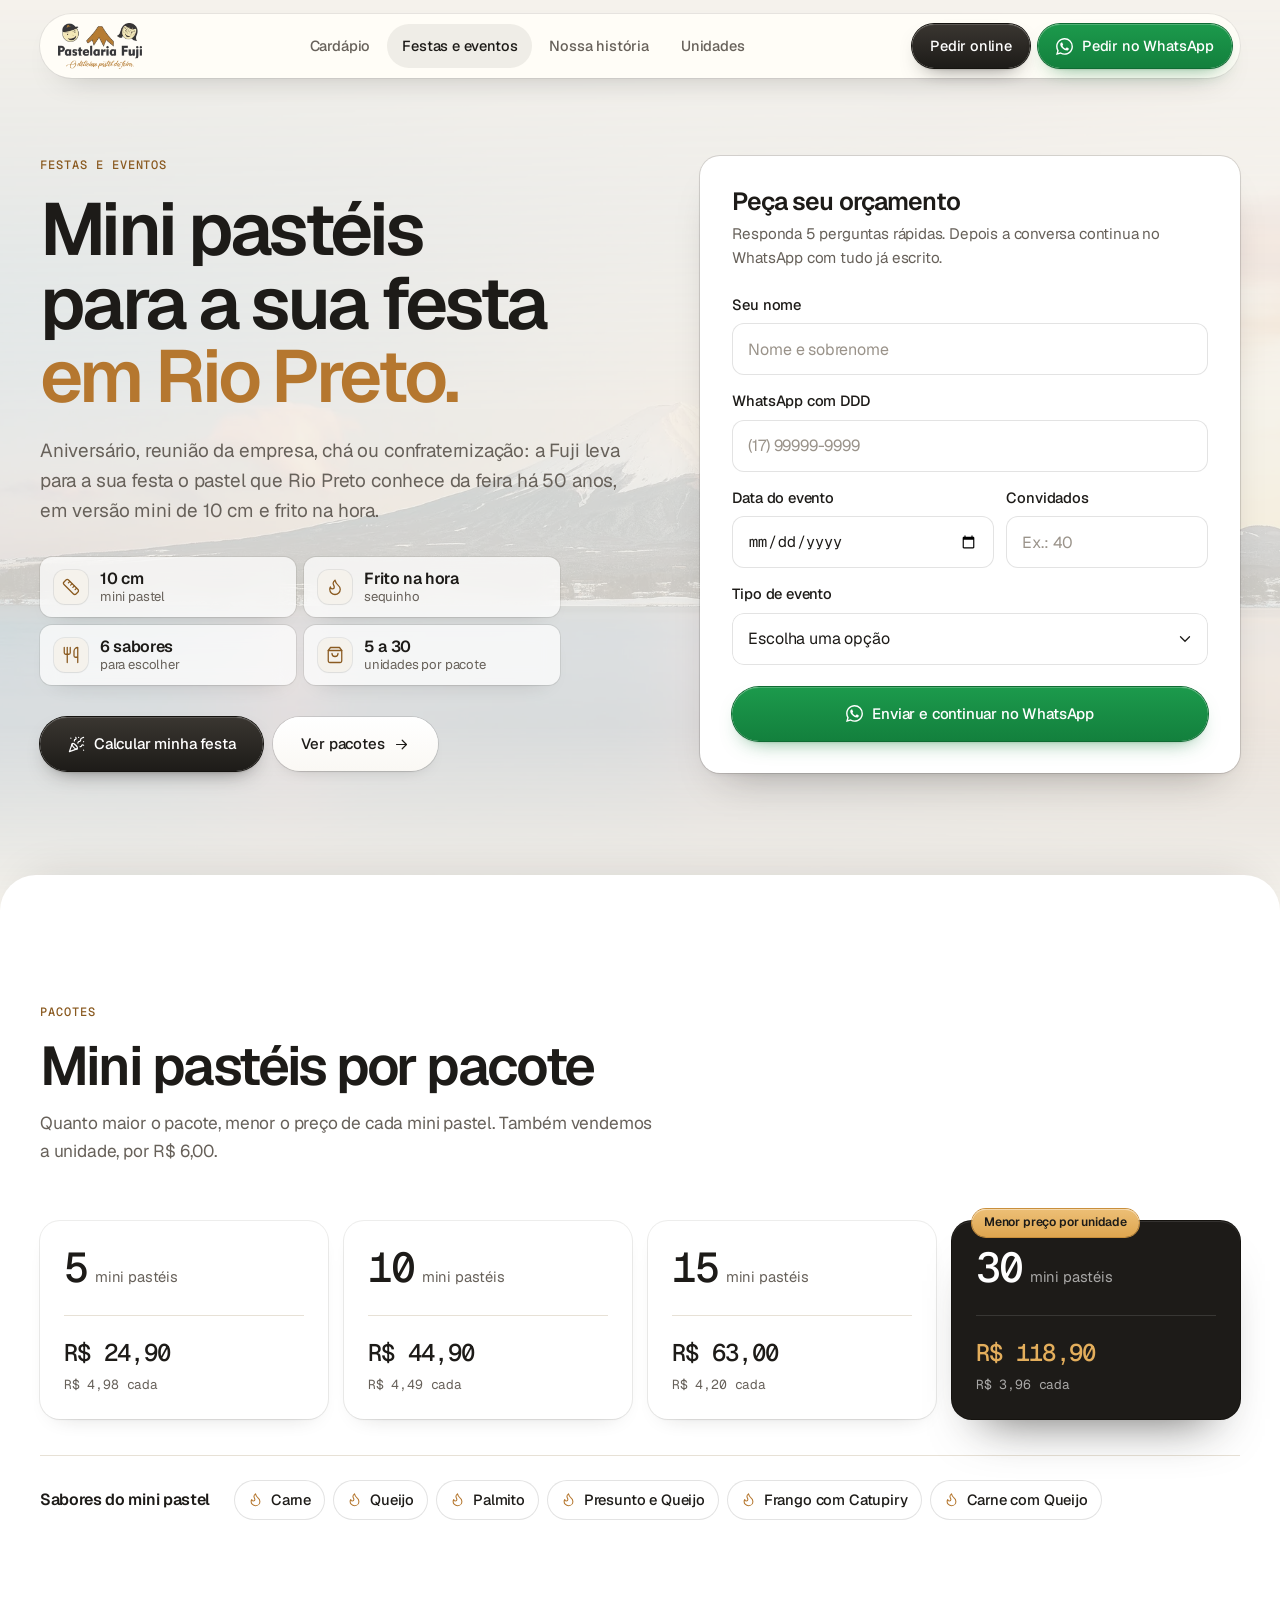
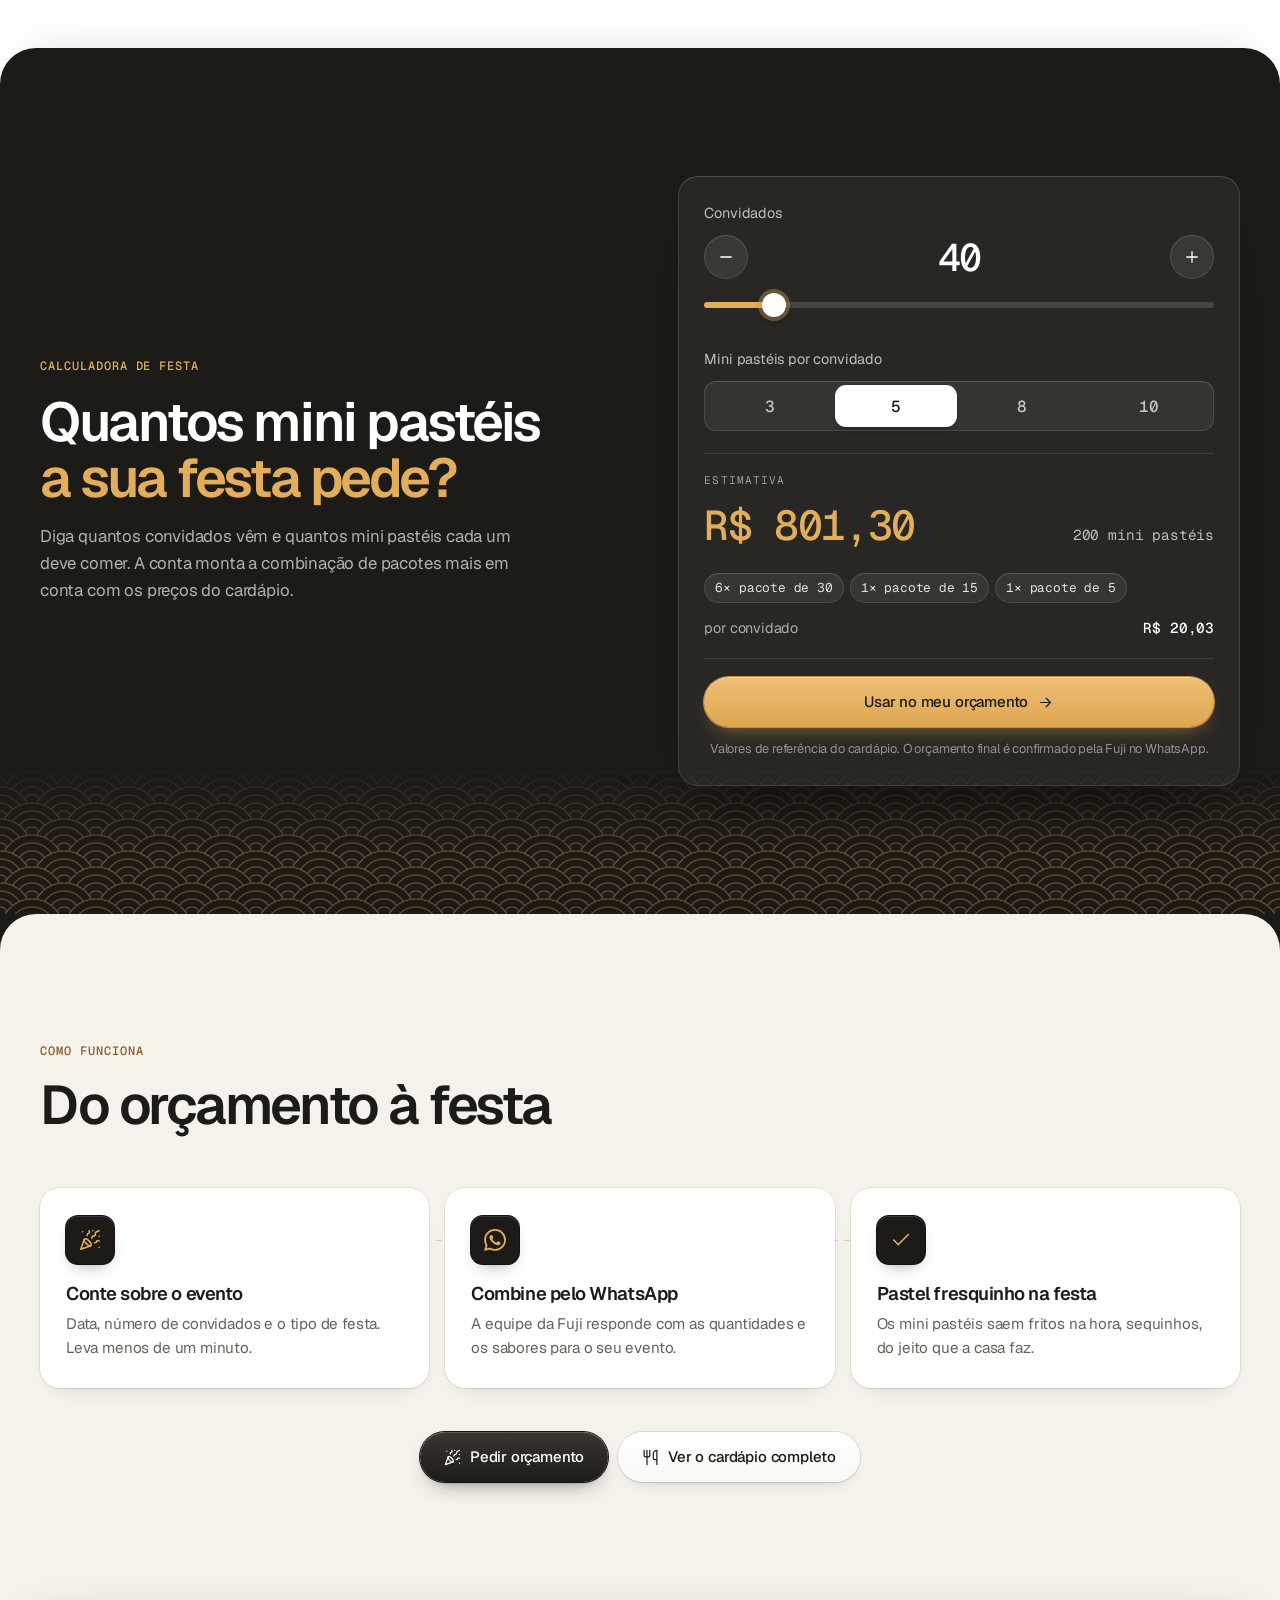
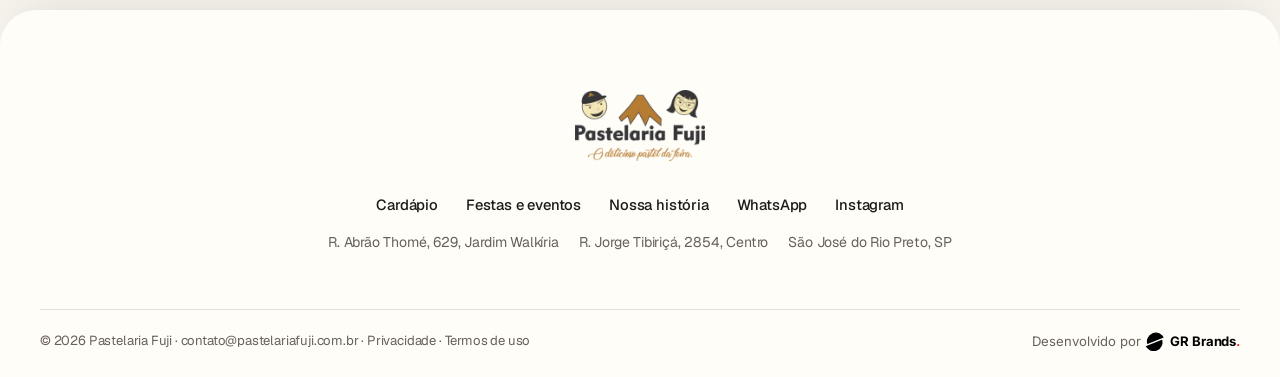
<file: eventos/index.html>
<!doctype html>
<html lang="pt-BR">
<head>
<meta charset="utf-8">
<meta name="viewport" content="width=device-width, initial-scale=1, viewport-fit=cover">
<script>document.documentElement.classList.add("js")</script>
<title>Mini Pastéis para Festas e Eventos em Rio Preto | Pastelaria Fuji</title>
<meta name="description" content="Mini pastéis para aniversário, empresa e confraternização em São José do Rio Preto. Pacotes de 5 a 30 unidades. Peça seu orçamento à Pastelaria Fuji.">
<link rel="canonical" href="https://pastelariafuji.com.br/eventos/">
<meta name="robots" content="index, follow, max-image-preview:large">
<meta name="theme-color" content="#F5F2EC">
<link rel="icon" href="../favicon.ico" sizes="32x32">
<link rel="icon" href="../assets/img/icone-192.png" type="image/png" sizes="192x192">
<link rel="apple-touch-icon" href="../assets/img/apple-touch-icon.png">
<link rel="manifest" href="../site.webmanifest">
<meta property="og:type" content="website">
<meta property="og:locale" content="pt_BR">
<meta property="og:site_name" content="Pastelaria Fuji">
<meta property="og:title" content="Mini Pastéis para Festas e Eventos em Rio Preto | Pastelaria Fuji">
<meta property="og:description" content="Mini pastéis para aniversário, empresa e confraternização em São José do Rio Preto. Pacotes de 5 a 30 unidades. Peça seu orçamento à Pastelaria Fuji.">
<meta property="og:url" content="https://pastelariafuji.com.br/eventos/">
<meta property="og:image" content="https://pastelariafuji.com.br/assets/img/og.jpg">
<meta property="og:image:width" content="1200">
<meta property="og:image:height" content="630">
<meta property="og:image:alt" content="Pastéis da Pastelaria Fuji e o logo da casa">
<meta name="twitter:card" content="summary_large_image">
<meta name="twitter:title" content="Mini Pastéis para Festas e Eventos em Rio Preto | Pastelaria Fuji">
<meta name="twitter:description" content="Mini pastéis para aniversário, empresa e confraternização em São José do Rio Preto. Pacotes de 5 a 30 unidades. Peça seu orçamento à Pastelaria Fuji.">
<meta name="twitter:image" content="https://pastelariafuji.com.br/assets/img/og.jpg">
<link rel="preload" href="../assets/fonts/geist-latin.woff2" as="font" type="font/woff2" crossorigin>
<link rel="stylesheet" href="../assets/css/site.css">
<script type="application/ld+json">{"@context":"https://schema.org","@graph":[{"@type":"Organization","@id":"https://pastelariafuji.com.br/#organizacao","name":"Pastelaria Fuji","url":"https://pastelariafuji.com.br/","logo":"https://pastelariafuji.com.br/assets/img/logo-fuji.png","email":"contato@pastelariafuji.com.br","telephone":"+55-17-3226-3199","foundingDate":"1976","slogan":"O delicioso pastel da feira","sameAs":["https://www.instagram.com/pastelariafuji.rp/","https://www.facebook.com/pastelariafuji/"]},{"@type":"WebSite","@id":"https://pastelariafuji.com.br/#site","url":"https://pastelariafuji.com.br/","name":"Pastelaria Fuji","inLanguage":"pt-BR","publisher":{"@id":"https://pastelariafuji.com.br/#organizacao"}},{"@type":"WebPage","@id":"https://pastelariafuji.com.br/eventos/#pagina","url":"https://pastelariafuji.com.br/eventos/","name":"Mini Pastéis para Festas e Eventos em Rio Preto | Pastelaria Fuji","description":"Mini pastéis para aniversário, empresa e confraternização em São José do Rio Preto. Pacotes de 5 a 30 unidades. Peça seu orçamento à Pastelaria Fuji.","isPartOf":{"@id":"https://pastelariafuji.com.br/#site"},"about":{"@id":"https://pastelariafuji.com.br/#organizacao"},"inLanguage":"pt-BR"},{"@type":"Restaurant","@id":"https://pastelariafuji.com.br/#walkiria","name":"Pastelaria Fuji · Jd. Walkíria","parentOrganization":{"@id":"https://pastelariafuji.com.br/#organizacao"},"image":"https://pastelariafuji.com.br/assets/img/og.jpg","servesCuisine":["Pastel","Salgados","Lanches"],"priceRange":"R$ 5–40","telephone":"+55-17-3226-3199","hasMenu":"https://pastelariafuji.com.br/cardapio/","acceptsReservations":false,"address":{"@type":"PostalAddress","streetAddress":"Rua Abrão Thomé, 629","addressLocality":"São José do Rio Preto","addressRegion":"SP","postalCode":"15085-400","addressCountry":"BR"},"openingHoursSpecification":[{"@type":"OpeningHoursSpecification","dayOfWeek":["Monday","Tuesday","Wednesday"],"opens":"18:00","closes":"22:30"},{"@type":"OpeningHoursSpecification","dayOfWeek":["Thursday","Friday"],"opens":"18:00","closes":"23:00"},{"@type":"OpeningHoursSpecification","dayOfWeek":"Saturday","opens":"09:00","closes":"14:30"},{"@type":"OpeningHoursSpecification","dayOfWeek":"Saturday","opens":"18:30","closes":"22:30"}],"url":"https://pastelariafuji.com.br/"},{"@type":"Restaurant","@id":"https://pastelariafuji.com.br/#centro","name":"Pastelaria Fuji · Centro","parentOrganization":{"@id":"https://pastelariafuji.com.br/#organizacao"},"image":"https://pastelariafuji.com.br/assets/img/og.jpg","servesCuisine":["Pastel","Salgados","Lanches"],"priceRange":"R$ 5–40","telephone":"+55-17-3226-3199","hasMenu":"https://pastelariafuji.com.br/cardapio/","acceptsReservations":false,"address":{"@type":"PostalAddress","streetAddress":"Rua Jorge Tibiriçá, 2854","addressLocality":"São José do Rio Preto","addressRegion":"SP","postalCode":"15015-050","addressCountry":"BR"},"openingHoursSpecification":[{"@type":"OpeningHoursSpecification","dayOfWeek":["Monday","Tuesday","Wednesday"],"opens":"18:00","closes":"22:30"},{"@type":"OpeningHoursSpecification","dayOfWeek":["Thursday","Friday"],"opens":"18:00","closes":"23:00"},{"@type":"OpeningHoursSpecification","dayOfWeek":"Saturday","opens":"09:00","closes":"14:30"},{"@type":"OpeningHoursSpecification","dayOfWeek":"Saturday","opens":"18:30","closes":"22:30"}],"url":"https://pastelariafuji.com.br/"},{"@type":"Service","@id":"https://pastelariafuji.com.br/eventos/#servico","name":"Mini pastéis para festas e eventos","serviceType":"Mini pastéis para eventos","provider":{"@id":"https://pastelariafuji.com.br/#organizacao"},"areaServed":{"@type":"City","name":"São José do Rio Preto"},"offers":[{"@type":"Offer","name":"Mini pastel · unidade","price":"6.00","priceCurrency":"BRL"},{"@type":"Offer","name":"Mini pastéis · 5 unidades","price":"24.90","priceCurrency":"BRL"},{"@type":"Offer","name":"Mini pastéis · 10 unidades","price":"44.90","priceCurrency":"BRL"},{"@type":"Offer","name":"Mini pastéis · 15 unidades","price":"63.00","priceCurrency":"BRL"},{"@type":"Offer","name":"Mini pastéis · 30 unidades","price":"118.90","priceCurrency":"BRL"}]},{"@type":"BreadcrumbList","@id":"https://pastelariafuji.com.br/eventos/#migalhas","itemListElement":[{"@type":"ListItem","position":1,"name":"Início","item":"https://pastelariafuji.com.br/"},{"@type":"ListItem","position":2,"name":"Festas e eventos","item":"https://pastelariafuji.com.br/eventos/"}]}]}</script>
</head>
<body class="pg-eventos">
<a class="pular" href="#conteudo">Pular para o conteúdo</a>
<header class="topo" id="topo">
  <div class="ilha">
    <a class="marca" href="../" aria-label="Pastelaria Fuji, início"><img src="../assets/img/logo-fuji.webp" srcset="../assets/img/logo-fuji-300.webp 300w, ../assets/img/logo-fuji.webp 600w" sizes="90px" alt="Pastelaria Fuji" width="600" height="327"></a>
    <nav class="nav" aria-label="Principal"><a href="../cardapio/">Cardápio</a><a href="../eventos/" aria-current=page>Festas e eventos</a><a href="../index.html#historia">Nossa história</a><a href="../index.html#unidades">Unidades</a></nav>
    <div class="acoes">
      <a class="btn btn--escuro btn--p lit topo__online" href="https://pastelariafuji.saipos.com/" target="_blank" rel="noopener">Pedir online</a>
      <a class="btn btn--zap btn--p lit topo__cta" href="https://wa.me/551732263199?text=Ol%C3%A1%21%20Vim%20pelo%20site%20da%20Pastelaria%20Fuji%20e%20quero%20fazer%20um%20pedido." target="_blank" rel="noopener" aria-label="Pedir no WhatsApp"><svg class="i i--cheio " viewBox="0 0 24 24" aria-hidden="true"><path d="M17.47 14.38c-.3-.15-1.76-.87-2.03-.97-.27-.1-.47-.15-.67.15-.2.3-.77.97-.94 1.16-.17.2-.35.22-.64.08-.3-.15-1.26-.46-2.39-1.48-.88-.79-1.48-1.76-1.65-2.06-.17-.3-.02-.46.13-.6.13-.14.3-.35.45-.52.15-.18.2-.3.3-.5.1-.2.05-.37-.03-.52-.07-.15-.67-1.61-.91-2.2-.24-.58-.49-.5-.67-.51h-.57c-.2 0-.52.08-.8.37-.27.3-1.04 1.02-1.04 2.48s1.07 2.88 1.21 3.07c.15.2 2.1 3.2 5.08 4.49.71.3 1.26.49 1.7.63.71.22 1.36.2 1.87.12.57-.09 1.76-.72 2-1.42.25-.7.25-1.29.18-1.41-.08-.13-.27-.2-.57-.35m-5.42 7.4h-.01a9.87 9.87 0 0 1-5.03-1.38l-.36-.21-3.74.98 1-3.65-.24-.37a9.86 9.86 0 0 1-1.51-5.26c0-5.45 4.44-9.88 9.89-9.88 2.64 0 5.12 1.03 6.99 2.9a9.83 9.83 0 0 1 2.89 7c0 5.45-4.44 9.88-9.88 9.88m8.41-18.3A11.82 11.82 0 0 0 12.05 0C5.5 0 .16 5.34.16 11.89c0 2.1.55 4.14 1.59 5.95L.06 24l6.3-1.65a11.88 11.88 0 0 0 5.68 1.45h.01c6.55 0 11.89-5.34 11.89-11.89a11.82 11.82 0 0 0-3.48-8.41Z"/></svg><span>Pedir no WhatsApp</span></a>
      <button class="menu-btn" type="button" aria-expanded="false" aria-controls="gaveta" aria-label="Abrir menu"><span></span></button>
    </div>
  </div>
</header>
<div class="veu" aria-hidden="true"></div>
<nav class="gaveta" id="gaveta" aria-label="Menu">
  <a class="glink" href="../cardapio/"><span class="glink__ic"><svg class="i " viewBox="0 0 24 24" aria-hidden="true"><path d="M3 2v7c0 1.1.9 2 2 2h4a2 2 0 0 0 2-2V2"/><path d="M7 2v20"/><path d="M21 15V2a5 5 0 0 0-5 5v6c0 1.1.9 2 2 2h3Zm0 0v7"/></svg></span>Cardápio<svg class="i glink__seta" viewBox="0 0 24 24" aria-hidden="true"><path d="M5 12h14"/><path d="m13 6 6 6-6 6"/></svg></a><a class="glink" href="../eventos/"><span class="glink__ic"><svg class="i " viewBox="0 0 24 24" aria-hidden="true"><path d="M5.8 11.3 2 22l10.7-3.79"/><path d="M4 3h.01"/><path d="M22 8h.01"/><path d="M15 2h.01"/><path d="M22 20h.01"/><path d="m22 2-2.24.75a2.9 2.9 0 0 0-1.96 3.12c.1.86-.57 1.63-1.45 1.63h-.38c-.86 0-1.6.6-1.76 1.44L14 10"/><path d="m22 13-.82-.33c-.86-.34-1.82.2-1.98 1.11c-.11.7-.72 1.22-1.43 1.22H17"/><path d="m11 2 .33.82c.34.86-.2 1.82-1.11 1.98C9.52 4.9 9 5.52 9 6.23V7"/><path d="M11 13c1.93 1.93 2.83 4.17 2 5-.83.83-3.07-.07-5-2-1.93-1.93-2.83-4.17-2-5 .83-.83 3.07.07 5 2Z"/></svg></span>Festas e eventos<svg class="i glink__seta" viewBox="0 0 24 24" aria-hidden="true"><path d="M5 12h14"/><path d="m13 6 6 6-6 6"/></svg></a><a class="glink" href="../index.html#historia"><span class="glink__ic"><svg class="i " viewBox="0 0 24 24" aria-hidden="true"><path d="M3 12a9 9 0 1 0 9-9 9.75 9.75 0 0 0-6.74 2.74L3 8"/><path d="M3 3v5h5"/><path d="M12 7v5l4 2"/></svg></span>Nossa história<svg class="i glink__seta" viewBox="0 0 24 24" aria-hidden="true"><path d="M5 12h14"/><path d="m13 6 6 6-6 6"/></svg></a><a class="glink" href="../index.html#unidades"><span class="glink__ic"><svg class="i " viewBox="0 0 24 24" aria-hidden="true"><path d="M20 10c0 6-8 12-8 12s-8-6-8-12a8 8 0 0 1 16 0Z"/><circle cx="12" cy="10" r="3"/></svg></span>Unidades<svg class="i glink__seta" viewBox="0 0 24 24" aria-hidden="true"><path d="M5 12h14"/><path d="m13 6 6 6-6 6"/></svg></a>
  <div class="gaveta__acoes">
    <a class="btn btn--linha" href="https://pastelariafuji.saipos.com/" target="_blank" rel="noopener"><svg class="i " viewBox="0 0 24 24" aria-hidden="true"><circle cx="18.5" cy="17.5" r="3.5"/><circle cx="5.5" cy="17.5" r="3.5"/><circle cx="15" cy="5" r="1"/><path d="M12 17.5V14l-3-3 4-3 2 3h2"/></svg>Pedir online</a>
    <a class="btn btn--zap" href="https://wa.me/551732263199?text=Ol%C3%A1%21%20Vim%20pelo%20site%20da%20Pastelaria%20Fuji%20e%20quero%20fazer%20um%20pedido." target="_blank" rel="noopener"><svg class="i i--cheio " viewBox="0 0 24 24" aria-hidden="true"><path d="M17.47 14.38c-.3-.15-1.76-.87-2.03-.97-.27-.1-.47-.15-.67.15-.2.3-.77.97-.94 1.16-.17.2-.35.22-.64.08-.3-.15-1.26-.46-2.39-1.48-.88-.79-1.48-1.76-1.65-2.06-.17-.3-.02-.46.13-.6.13-.14.3-.35.45-.52.15-.18.2-.3.3-.5.1-.2.05-.37-.03-.52-.07-.15-.67-1.61-.91-2.2-.24-.58-.49-.5-.67-.51h-.57c-.2 0-.52.08-.8.37-.27.3-1.04 1.02-1.04 2.48s1.07 2.88 1.21 3.07c.15.2 2.1 3.2 5.08 4.49.71.3 1.26.49 1.7.63.71.22 1.36.2 1.87.12.57-.09 1.76-.72 2-1.42.25-.7.25-1.29.18-1.41-.08-.13-.27-.2-.57-.35m-5.42 7.4h-.01a9.87 9.87 0 0 1-5.03-1.38l-.36-.21-3.74.98 1-3.65-.24-.37a9.86 9.86 0 0 1-1.51-5.26c0-5.45 4.44-9.88 9.89-9.88 2.64 0 5.12 1.03 6.99 2.9a9.83 9.83 0 0 1 2.89 7c0 5.45-4.44 9.88-9.88 9.88m8.41-18.3A11.82 11.82 0 0 0 12.05 0C5.5 0 .16 5.34.16 11.89c0 2.1.55 4.14 1.59 5.95L.06 24l6.3-1.65a11.88 11.88 0 0 0 5.68 1.45h.01c6.55 0 11.89-5.34 11.89-11.89a11.82 11.82 0 0 0-3.48-8.41Z"/></svg>WhatsApp</a>
  </div>
</nav>
<main id="conteudo">
  <section class="ev-abre">
    <div class="ev-fundo" aria-hidden="true"><img src="../assets/img/fuji-fundo.webp" srcset="../assets/img/fuji-fundo-960.webp 960w, ../assets/img/fuji-fundo.webp 1920w" sizes="100vw" width="1920" height="1280" alt="" decoding="async"></div>
    <div class="wrap ev-abre__in">
      <div class="ev-abre__txt">
        <p class="sobre-linha">Festas e eventos</p>
        <h1>Mini pastéis para a sua festa <em>em Rio Preto.</em></h1>
        <p class="abre__lead">Aniversário, reunião da empresa, chá ou confraternização: a Fuji leva para a sua festa o pastel que Rio Preto conhece da feira há 50 anos, em versão mini de 10 cm e frito na hora.</p>
        <ul class="ev-fatos">
          <li><svg class="i " viewBox="0 0 24 24" aria-hidden="true"><path d="M21.3 15.3a2.4 2.4 0 0 1 0 3.4l-2.6 2.6a2.4 2.4 0 0 1-3.4 0L2.7 8.7a2.41 2.41 0 0 1 0-3.4l2.6-2.6a2.41 2.41 0 0 1 3.4 0Z"/><path d="m14.5 12.5 2-2"/><path d="m11.5 9.5 2-2"/><path d="m8.5 6.5 2-2"/><path d="m17.5 15.5 2-2"/></svg><span><b>10 cm</b><small>mini pastel</small></span></li>
          <li><svg class="i " viewBox="0 0 24 24" aria-hidden="true"><path d="M12 3q1 4 4 6.5t3 5.5a1 1 0 0 1-14 0 5 5 0 0 1 1-3 1 1 0 0 0 5 0c0-2-1.5-3-1.5-5q0-2 2.5-4"/></svg><span><b>Frito na hora</b><small>sequinho</small></span></li>
          <li><svg class="i " viewBox="0 0 24 24" aria-hidden="true"><path d="M3 2v7c0 1.1.9 2 2 2h4a2 2 0 0 0 2-2V2"/><path d="M7 2v20"/><path d="M21 15V2a5 5 0 0 0-5 5v6c0 1.1.9 2 2 2h3Zm0 0v7"/></svg><span><b>6 sabores</b><small>para escolher</small></span></li>
          <li><svg class="i " viewBox="0 0 24 24" aria-hidden="true"><path d="M6 2 3 6v14a2 2 0 0 0 2 2h14a2 2 0 0 0 2-2V6l-3-4Z"/><path d="M3 6h18"/><path d="M16 10a4 4 0 0 1-8 0"/></svg><span><b>5 a 30</b><small>unidades por pacote</small></span></li>
        </ul>
        <div class="abre__acoes">
          <a class="btn btn--escuro" href="#calculadora"><svg class="i " viewBox="0 0 24 24" aria-hidden="true"><path d="M5.8 11.3 2 22l10.7-3.79"/><path d="M4 3h.01"/><path d="M22 8h.01"/><path d="M15 2h.01"/><path d="M22 20h.01"/><path d="m22 2-2.24.75a2.9 2.9 0 0 0-1.96 3.12c.1.86-.57 1.63-1.45 1.63h-.38c-.86 0-1.6.6-1.76 1.44L14 10"/><path d="m22 13-.82-.33c-.86-.34-1.82.2-1.98 1.11c-.11.7-.72 1.22-1.43 1.22H17"/><path d="m11 2 .33.82c.34.86-.2 1.82-1.11 1.98C9.52 4.9 9 5.52 9 6.23V7"/><path d="M11 13c1.93 1.93 2.83 4.17 2 5-.83.83-3.07-.07-5-2-1.93-1.93-2.83-4.17-2-5 .83-.83 3.07.07 5 2Z"/></svg>Calcular minha festa</a>
          <a class="btn btn--linha" href="#pacotes">Ver pacotes<svg class="i " viewBox="0 0 24 24" aria-hidden="true"><path d="M5 12h14"/><path d="m13 6 6 6-6 6"/></svg></a>
        </div>
      </div>
      <form class="form surge" id="formEvento" novalidate data-planilha="{{PREENCHER_URL_DO_APPS_SCRIPT}}" data-zap="551732263199" aria-labelledby="t-form">
        
        <h2 id="t-form">Peça seu orçamento</h2>
        <p class="form__sub">Responda 5 perguntas rápidas. Depois a conversa continua no WhatsApp com tudo já escrito.</p>
        <p class="form__estimativa" id="formEstimativa" hidden></p>
        <div class="campo">
          <label for="f-nome">Seu nome</label>
          <input id="f-nome" name="nome" type="text" autocomplete="name" required maxlength="80" placeholder="Nome e sobrenome">
          <p class="campo__erro" aria-live="polite"></p>
        </div>
        <div class="campo">
          <label for="f-zap">WhatsApp com DDD</label>
          <input id="f-zap" name="whatsapp" type="tel" inputmode="numeric" autocomplete="tel-national" required placeholder="(17) 99999-9999">
          <p class="campo__erro" aria-live="polite"></p>
        </div>
        <div class="campo-duplo">
          <div class="campo">
            <label for="f-data">Data do evento</label>
            <input id="f-data" name="data" type="date" required min="2026-11-12">
            <p class="campo__erro" aria-live="polite"></p>
          </div>
          <div class="campo">
            <label for="f-conv">Convidados</label>
            <input id="f-conv" name="convidados" type="text" inputmode="numeric" required maxlength="4" placeholder="Ex.: 40">
            <p class="campo__erro" aria-live="polite"></p>
          </div>
        </div>
        <div class="campo">
          <label for="f-tipo">Tipo de evento</label>
          <select id="f-tipo" name="tipo" required>
            <option value="">Escolha uma opção</option>
            <option>Aniversário</option>
            <option>Evento de empresa</option>
            <option>Confraternização</option>
            <option>Chá de bebê ou de casa nova</option>
            <option>Casamento</option>
            <option>Outro</option>
          </select>
          <p class="campo__erro" aria-live="polite"></p>
        </div>
        <button class="btn btn--zap btn--cheio" type="submit"><svg class="i i--cheio " viewBox="0 0 24 24" aria-hidden="true"><path d="M17.47 14.38c-.3-.15-1.76-.87-2.03-.97-.27-.1-.47-.15-.67.15-.2.3-.77.97-.94 1.16-.17.2-.35.22-.64.08-.3-.15-1.26-.46-2.39-1.48-.88-.79-1.48-1.76-1.65-2.06-.17-.3-.02-.46.13-.6.13-.14.3-.35.45-.52.15-.18.2-.3.3-.5.1-.2.05-.37-.03-.52-.07-.15-.67-1.61-.91-2.2-.24-.58-.49-.5-.67-.51h-.57c-.2 0-.52.08-.8.37-.27.3-1.04 1.02-1.04 2.48s1.07 2.88 1.21 3.07c.15.2 2.1 3.2 5.08 4.49.71.3 1.26.49 1.7.63.71.22 1.36.2 1.87.12.57-.09 1.76-.72 2-1.42.25-.7.25-1.29.18-1.41-.08-.13-.27-.2-.57-.35m-5.42 7.4h-.01a9.87 9.87 0 0 1-5.03-1.38l-.36-.21-3.74.98 1-3.65-.24-.37a9.86 9.86 0 0 1-1.51-5.26c0-5.45 4.44-9.88 9.89-9.88 2.64 0 5.12 1.03 6.99 2.9a9.83 9.83 0 0 1 2.89 7c0 5.45-4.44 9.88-9.88 9.88m8.41-18.3A11.82 11.82 0 0 0 12.05 0C5.5 0 .16 5.34.16 11.89c0 2.1.55 4.14 1.59 5.95L.06 24l6.3-1.65a11.88 11.88 0 0 0 5.68 1.45h.01c6.55 0 11.89-5.34 11.89-11.89a11.82 11.82 0 0 0-3.48-8.41Z"/></svg>Enviar e continuar no WhatsApp</button>
        <p class="form__ok" id="formOk" hidden role="status"><svg class="i " viewBox="0 0 24 24" aria-hidden="true"><path d="M20 6 9 17l-5-5"/></svg>Pedido recebido! Se o WhatsApp não abriu, <a href="#" id="zapManual" target="_blank" rel="noopener">toque aqui</a>.</p>
      </form>
    </div>
  </section>

  <section class="sec pacotes" id="pacotes">
    <div class="wrap">
      <div class="cab"><p class="sobre-linha">Pacotes</p><h2>Mini pastéis por pacote</h2><p>Quanto maior o pacote, menor o preço de cada mini pastel. Também vendemos a unidade, por R$ 6,00.</p></div>
      <ul class="pacotes__grade">
        <li class="pacote surge">
          
          <p class="pacote__qtd"><b>5</b><span>mini pastéis</span></p>
          <p class="pacote__preco">R$ 24,90</p>
          <p class="pacote__un">R$ 4,98 cada</p>
        </li>
        <li class="pacote surge">
          
          <p class="pacote__qtd"><b>10</b><span>mini pastéis</span></p>
          <p class="pacote__preco">R$ 44,90</p>
          <p class="pacote__un">R$ 4,49 cada</p>
        </li>
        <li class="pacote surge">
          
          <p class="pacote__qtd"><b>15</b><span>mini pastéis</span></p>
          <p class="pacote__preco">R$ 63,00</p>
          <p class="pacote__un">R$ 4,20 cada</p>
        </li>
        <li class="pacote pacote--melhor surge">
          <span class="pacote__selo">Menor preço por unidade</span>
          <p class="pacote__qtd"><b>30</b><span>mini pastéis</span></p>
          <p class="pacote__preco">R$ 118,90</p>
          <p class="pacote__un">R$ 3,96 cada</p>
        </li>
      </ul>
      <div class="sabores surge">
        <h3>Sabores do mini pastel</h3>
        <ul><li><svg class="i " viewBox="0 0 24 24" aria-hidden="true"><path d="M12 3q1 4 4 6.5t3 5.5a1 1 0 0 1-14 0 5 5 0 0 1 1-3 1 1 0 0 0 5 0c0-2-1.5-3-1.5-5q0-2 2.5-4"/></svg><span>Carne</span></li><li><svg class="i " viewBox="0 0 24 24" aria-hidden="true"><path d="M12 3q1 4 4 6.5t3 5.5a1 1 0 0 1-14 0 5 5 0 0 1 1-3 1 1 0 0 0 5 0c0-2-1.5-3-1.5-5q0-2 2.5-4"/></svg><span>Queijo</span></li><li><svg class="i " viewBox="0 0 24 24" aria-hidden="true"><path d="M12 3q1 4 4 6.5t3 5.5a1 1 0 0 1-14 0 5 5 0 0 1 1-3 1 1 0 0 0 5 0c0-2-1.5-3-1.5-5q0-2 2.5-4"/></svg><span>Palmito</span></li><li><svg class="i " viewBox="0 0 24 24" aria-hidden="true"><path d="M12 3q1 4 4 6.5t3 5.5a1 1 0 0 1-14 0 5 5 0 0 1 1-3 1 1 0 0 0 5 0c0-2-1.5-3-1.5-5q0-2 2.5-4"/></svg><span>Presunto e Queijo</span></li><li><svg class="i " viewBox="0 0 24 24" aria-hidden="true"><path d="M12 3q1 4 4 6.5t3 5.5a1 1 0 0 1-14 0 5 5 0 0 1 1-3 1 1 0 0 0 5 0c0-2-1.5-3-1.5-5q0-2 2.5-4"/></svg><span>Frango com Catupiry</span></li><li><svg class="i " viewBox="0 0 24 24" aria-hidden="true"><path d="M12 3q1 4 4 6.5t3 5.5a1 1 0 0 1-14 0 5 5 0 0 1 1-3 1 1 0 0 0 5 0c0-2-1.5-3-1.5-5q0-2 2.5-4"/></svg><span>Carne com Queijo</span></li></ul>
      </div>
    </div>
  </section>

  <section class="sec calc" id="calculadora" aria-labelledby="t-calc">
    <div class="faixa-ondas" aria-hidden="true"></div>
    
    <div class="wrap calc__in">
      <div class="calc__txt">
        <p class="sobre-linha">Calculadora de festa</p>
        <h2 id="t-calc">Quantos mini pastéis <em>a sua festa pede?</em></h2>
        <p>Diga quantos convidados vêm e quantos mini pastéis cada um deve comer. A conta monta a combinação de pacotes mais em conta com os preços do cardápio.</p>
      </div>
      <div class="calc__painel" id="calc" data-pacotes='[[1, 6.0], [5, 24.9], [10, 44.9], [15, 63.0], [30, 118.9]]'>
        <div class="calc__campo">
          <label for="c-conv">Convidados</label>
          <div class="calc__num">
            <button type="button" data-passo="-5" aria-label="Menos 5 convidados"><svg class="i " viewBox="0 0 24 24" aria-hidden="true"><path d="M5 12h14"/></svg></button>
            <output id="c-conv-v" for="c-conv">40</output>
            <button type="button" data-passo="5" aria-label="Mais 5 convidados"><svg class="i " viewBox="0 0 24 24" aria-hidden="true"><path d="M5 12h14"/><path d="M12 5v14"/></svg></button>
          </div>
          <input type="range" id="c-conv" min="5" max="300" step="5" value="40">
        </div>
        <fieldset class="calc__campo calc__por">
          <legend>Mini pastéis por convidado</legend>
          <div class="seg">
            <label><input type="radio" name="por" value="3"><span>3</span></label><label><input type="radio" name="por" value="5" checked><span>5</span></label><label><input type="radio" name="por" value="8"><span>8</span></label><label><input type="radio" name="por" value="10"><span>10</span></label>
          </div>
        </fieldset>
        <div class="calc__res" aria-live="polite">
          <p class="calc__total"><small>Estimativa</small><b id="c-preco">R$ 0,00</b><span id="c-qtd">0 mini pastéis</span></p>
          <ul class="calc__combo" id="c-combo"></ul>
          <p class="calc__pp"><span>por convidado</span><b id="c-pp">R$ 0,00</b></p>
        </div>
        <button type="button" class="btn btn--amarelo btn--cheio" id="c-usar">Usar no meu orçamento<svg class="i " viewBox="0 0 24 24" aria-hidden="true"><path d="M5 12h14"/><path d="m13 6 6 6-6 6"/></svg></button>
        <p class="calc__nota">Valores de referência do cardápio. O orçamento final é confirmado pela Fuji no WhatsApp.</p>
      </div>
    </div>
  </section>

  <section class="sec como">
    <div class="wrap">
      <div class="cab"><p class="sobre-linha">Como funciona</p><h2>Do orçamento à festa</h2></div>
      <ol class="passos">
        <li class="surge"><span class="passos__ic"><svg class="i " viewBox="0 0 24 24" aria-hidden="true"><path d="M5.8 11.3 2 22l10.7-3.79"/><path d="M4 3h.01"/><path d="M22 8h.01"/><path d="M15 2h.01"/><path d="M22 20h.01"/><path d="m22 2-2.24.75a2.9 2.9 0 0 0-1.96 3.12c.1.86-.57 1.63-1.45 1.63h-.38c-.86 0-1.6.6-1.76 1.44L14 10"/><path d="m22 13-.82-.33c-.86-.34-1.82.2-1.98 1.11c-.11.7-.72 1.22-1.43 1.22H17"/><path d="m11 2 .33.82c.34.86-.2 1.82-1.11 1.98C9.52 4.9 9 5.52 9 6.23V7"/><path d="M11 13c1.93 1.93 2.83 4.17 2 5-.83.83-3.07-.07-5-2-1.93-1.93-2.83-4.17-2-5 .83-.83 3.07.07 5 2Z"/></svg></span><h3>Conte sobre o evento</h3><p>Data, número de convidados e o tipo de festa. Leva menos de um minuto.</p></li>
        <li class="surge"><span class="passos__ic"><svg class="i i--cheio " viewBox="0 0 24 24" aria-hidden="true"><path d="M17.47 14.38c-.3-.15-1.76-.87-2.03-.97-.27-.1-.47-.15-.67.15-.2.3-.77.97-.94 1.16-.17.2-.35.22-.64.08-.3-.15-1.26-.46-2.39-1.48-.88-.79-1.48-1.76-1.65-2.06-.17-.3-.02-.46.13-.6.13-.14.3-.35.45-.52.15-.18.2-.3.3-.5.1-.2.05-.37-.03-.52-.07-.15-.67-1.61-.91-2.2-.24-.58-.49-.5-.67-.51h-.57c-.2 0-.52.08-.8.37-.27.3-1.04 1.02-1.04 2.48s1.07 2.88 1.21 3.07c.15.2 2.1 3.2 5.08 4.49.71.3 1.26.49 1.7.63.71.22 1.36.2 1.87.12.57-.09 1.76-.72 2-1.42.25-.7.25-1.29.18-1.41-.08-.13-.27-.2-.57-.35m-5.42 7.4h-.01a9.87 9.87 0 0 1-5.03-1.38l-.36-.21-3.74.98 1-3.65-.24-.37a9.86 9.86 0 0 1-1.51-5.26c0-5.45 4.44-9.88 9.89-9.88 2.64 0 5.12 1.03 6.99 2.9a9.83 9.83 0 0 1 2.89 7c0 5.45-4.44 9.88-9.88 9.88m8.41-18.3A11.82 11.82 0 0 0 12.05 0C5.5 0 .16 5.34.16 11.89c0 2.1.55 4.14 1.59 5.95L.06 24l6.3-1.65a11.88 11.88 0 0 0 5.68 1.45h.01c6.55 0 11.89-5.34 11.89-11.89a11.82 11.82 0 0 0-3.48-8.41Z"/></svg></span><h3>Combine pelo WhatsApp</h3><p>A equipe da Fuji responde com as quantidades e os sabores para o seu evento.</p></li>
        <li class="surge"><span class="passos__ic"><svg class="i " viewBox="0 0 24 24" aria-hidden="true"><path d="M20 6 9 17l-5-5"/></svg></span><h3>Pastel fresquinho na festa</h3><p>Os mini pastéis saem fritos na hora, sequinhos, do jeito que a casa faz.</p></li>
      </ol>
      <div class="como__acoes">
        <a class="btn btn--escuro" href="#formEvento"><svg class="i " viewBox="0 0 24 24" aria-hidden="true"><path d="M5.8 11.3 2 22l10.7-3.79"/><path d="M4 3h.01"/><path d="M22 8h.01"/><path d="M15 2h.01"/><path d="M22 20h.01"/><path d="m22 2-2.24.75a2.9 2.9 0 0 0-1.96 3.12c.1.86-.57 1.63-1.45 1.63h-.38c-.86 0-1.6.6-1.76 1.44L14 10"/><path d="m22 13-.82-.33c-.86-.34-1.82.2-1.98 1.11c-.11.7-.72 1.22-1.43 1.22H17"/><path d="m11 2 .33.82c.34.86-.2 1.82-1.11 1.98C9.52 4.9 9 5.52 9 6.23V7"/><path d="M11 13c1.93 1.93 2.83 4.17 2 5-.83.83-3.07-.07-5-2-1.93-1.93-2.83-4.17-2-5 .83-.83 3.07.07 5 2Z"/></svg>Pedir orçamento</a>
        <a class="btn btn--linha" href="../cardapio/"><svg class="i " viewBox="0 0 24 24" aria-hidden="true"><path d="M3 2v7c0 1.1.9 2 2 2h4a2 2 0 0 0 2-2V2"/><path d="M7 2v20"/><path d="M21 15V2a5 5 0 0 0-5 5v6c0 1.1.9 2 2 2h3Zm0 0v7"/></svg>Ver o cardápio completo</a>
      </div>
    </div>
  </section>
</main>
<footer class="rodape">
  <div class="wrap">
    <img class="rodape__logo" src="../assets/img/logo-fuji.webp" srcset="../assets/img/logo-fuji-300.webp 300w, ../assets/img/logo-fuji.webp 600w" sizes="130px" alt="Pastelaria Fuji" width="600" height="327" loading="lazy" decoding="async">
    <nav class="rodape__nav" aria-label="Rodapé">
      <a href="../cardapio/">Cardápio</a>
      <a href="../eventos/">Festas e eventos</a>
      <a href="../index.html#historia">Nossa história</a>
      <a href="https://wa.me/551732263199?text=Ol%C3%A1%21%20Vim%20pelo%20site%20da%20Pastelaria%20Fuji%20e%20quero%20fazer%20um%20pedido." target="_blank" rel="noopener">WhatsApp</a>
      <a href="https://www.instagram.com/pastelariafuji.rp/" target="_blank" rel="noopener">Instagram</a>
    </nav>
    <p class="rodape__end"><a href="https://www.google.com/maps/search/?api=1&query=Pastelaria%20Fuji%2C%20R.%20Abr%C3%A3o%20Thom%C3%A9%2C%20629%2C%20Jardim%20Walk%C3%ADria%2C%20S%C3%A3o%20Jos%C3%A9%20do%20Rio%20Preto%20-%20SP" target="_blank" rel="noopener">R. Abrão Thomé, 629, Jardim Walkíria</a><a href="https://www.google.com/maps/search/?api=1&query=Pastelaria%20Fuji%2C%20R.%20Jorge%20Tibiri%C3%A7%C3%A1%2C%202854%2C%20Centro%2C%20S%C3%A3o%20Jos%C3%A9%20do%20Rio%20Preto%20-%20SP" target="_blank" rel="noopener">R. Jorge Tibiriçá, 2854, Centro</a><span>São José do Rio Preto, SP</span></p>
    <div class="rodape__base">
      <p>© <span data-ano>2026</span> Pastelaria Fuji · <a href="mailto:contato@pastelariafuji.com.br">contato@pastelariafuji.com.br</a> · <button type="button" data-doc="doc-privacidade">Privacidade</button> · <button type="button" data-doc="doc-termos">Termos de uso</button></p>
      <a class="credito" href="https://grbrands.com.br" target="_blank" rel="noopener">Desenvolvido por <b><svg class="gr-ico" viewBox="22.5 22 84 84" aria-hidden="true" focusable="false" style="display:inline-block;width:1.5em;height:1.5em;vertical-align:-.45em;margin-right:.4em;flex:none"><clipPath id="gr-ct"><rect x="-60" y="-60" width="220" height="107"/></clipPath><clipPath id="gr-cb"><rect x="-60" y="53" width="220" height="160"/></clipPath><g transform="translate(25.3 24) scale(1.00125) translate(-16 -8.2)"><g fill="currentColor" transform="rotate(-22 50 50)"><g clip-path="url(#gr-ct)"><circle cx="60" cy="50" r="38"/></g><g clip-path="url(#gr-cb)"><circle cx="50" cy="50" r="38"/></g></g></g></svg>GR Brands<i>.</i></b></a>
    </div>
  </div>
</footer>
<dialog class="doc" id="doc-privacidade" aria-labelledby="t-doc-privacidade"><div class="doc__cab"><h2 id="t-doc-privacidade">Política de privacidade</h2><button type="button" class="doc__x" data-fechar aria-label="Fechar"><svg class="i " viewBox="0 0 24 24" aria-hidden="true"><path d="M18 6 6 18"/><path d="m6 6 12 12"/></svg></button></div><div class="doc__corpo">
<p>Esta política explica como a Pastelaria Fuji trata os dados de quem usa o site pastelariafuji.com.br, de acordo com a Lei Geral de Proteção de Dados (Lei 13.709/2018).</p>
<h3>Quais dados coletamos</h3>
<p>No formulário de festas e eventos pedimos nome, WhatsApp, data do evento, número de convidados e tipo de evento. Esses dados servem só para responder ao seu pedido de orçamento e combinar a encomenda.</p>
<p>No cardápio digital, os itens que você coloca no pedido ficam guardados apenas no seu navegador, para não se perderem se a página recarregar. Nada disso chega até nós antes de você tocar em “Enviar pedido no WhatsApp”.</p>
<h3>Com quem os dados são compartilhados</h3>
<p>O pedido e o orçamento seguem pelo WhatsApp, serviço da Meta, com as regras de privacidade dele. Os pedidos de orçamento também podem ser registrados numa planilha do Google usada pela nossa equipe. Não vendemos nem cedemos seus dados a terceiros.</p>
<h3>Serviços de terceiros no site</h3>
<p>O site usa fontes do Google Fonts e mapas do Google Maps, que podem registrar dados técnicos de acesso, como o endereço IP. O botão “Pedir online” leva ao sistema Saipos, que tem política própria.</p>
<h3>Seus direitos</h3>
<p>Você pode pedir a qualquer momento para ver, corrigir ou apagar os seus dados. Basta escrever para <a href="mailto:contato@pastelariafuji.com.br">contato@pastelariafuji.com.br</a> ou chamar no WhatsApp (17) 3226-3199.</p>
<p class="doc__data">Atualizada em 7 de outubro de 2026.</p></div></dialog>
<dialog class="doc" id="doc-termos" aria-labelledby="t-doc-termos"><div class="doc__cab"><h2 id="t-doc-termos">Termos de uso</h2><button type="button" class="doc__x" data-fechar aria-label="Fechar"><svg class="i " viewBox="0 0 24 24" aria-hidden="true"><path d="M18 6 6 18"/><path d="m6 6 12 12"/></svg></button></div><div class="doc__corpo">
<p>Ao usar o site pastelariafuji.com.br você concorda com estes termos.</p>
<h3>Cardápio e preços</h3>
<p>Os itens do cardápio estão sujeitos à disponibilidade e os preços podem mudar sem aviso prévio. Vale o valor confirmado pela nossa equipe no atendimento.</p>
<h3>Pedidos pelo site</h3>
<p>Montar o pedido no cardápio digital não confirma a compra. O pedido só está confirmado quando a Pastelaria Fuji responde no WhatsApp, junto com a taxa de entrega e a forma de pagamento. Os pedidos feitos em “Pedir online” seguem as regras da plataforma Saipos.</p>
<h3>Orçamentos de festas e eventos</h3>
<p>O formulário de eventos é um pedido de orçamento. Quantidades, sabores, data e valores são combinados e confirmados pelo WhatsApp.</p>
<h3>Conteúdo do site</h3>
<p>Textos, fotos, logotipo e personagens da Pastelaria Fuji pertencem à empresa e não podem ser usados sem autorização.</p>
<h3>Créditos de imagens</h3>
<p>Fotos dos pastéis, da loja e do prêmio: Pastelaria Fuji. Foto do Monte Fuji: Romain Guy, domínio público (CC0). Padrão seigaiha: Life of Riley, domínio público, via Wikimedia Commons.</p>
<h3>Contato</h3>
<p>Dúvidas sobre estes termos: <a href="mailto:contato@pastelariafuji.com.br">contato@pastelariafuji.com.br</a> ou WhatsApp (17) 3226-3199.</p>
<p class="doc__data">Atualizados em 7 de outubro de 2026.</p></div></dialog>
<a class="zap-flut" href="https://wa.me/551732263199?text=Ol%C3%A1%21%20Vim%20pelo%20site%20da%20Pastelaria%20Fuji%20e%20quero%20fazer%20um%20pedido." target="_blank" rel="noopener" aria-label="Pedir pelo WhatsApp"><svg class="i i--cheio " viewBox="0 0 24 24" aria-hidden="true"><path d="M17.47 14.38c-.3-.15-1.76-.87-2.03-.97-.27-.1-.47-.15-.67.15-.2.3-.77.97-.94 1.16-.17.2-.35.22-.64.08-.3-.15-1.26-.46-2.39-1.48-.88-.79-1.48-1.76-1.65-2.06-.17-.3-.02-.46.13-.6.13-.14.3-.35.45-.52.15-.18.2-.3.3-.5.1-.2.05-.37-.03-.52-.07-.15-.67-1.61-.91-2.2-.24-.58-.49-.5-.67-.51h-.57c-.2 0-.52.08-.8.37-.27.3-1.04 1.02-1.04 2.48s1.07 2.88 1.21 3.07c.15.2 2.1 3.2 5.08 4.49.71.3 1.26.49 1.7.63.71.22 1.36.2 1.87.12.57-.09 1.76-.72 2-1.42.25-.7.25-1.29.18-1.41-.08-.13-.27-.2-.57-.35m-5.42 7.4h-.01a9.87 9.87 0 0 1-5.03-1.38l-.36-.21-3.74.98 1-3.65-.24-.37a9.86 9.86 0 0 1-1.51-5.26c0-5.45 4.44-9.88 9.89-9.88 2.64 0 5.12 1.03 6.99 2.9a9.83 9.83 0 0 1 2.89 7c0 5.45-4.44 9.88-9.88 9.88m8.41-18.3A11.82 11.82 0 0 0 12.05 0C5.5 0 .16 5.34.16 11.89c0 2.1.55 4.14 1.59 5.95L.06 24l6.3-1.65a11.88 11.88 0 0 0 5.68 1.45h.01c6.55 0 11.89-5.34 11.89-11.89a11.82 11.82 0 0 0-3.48-8.41Z"/></svg></a>
<script src="../assets/js/site.js" defer></script>
<script src="../assets/js/eventos.js" defer></script>
</body>
</html>
</file>
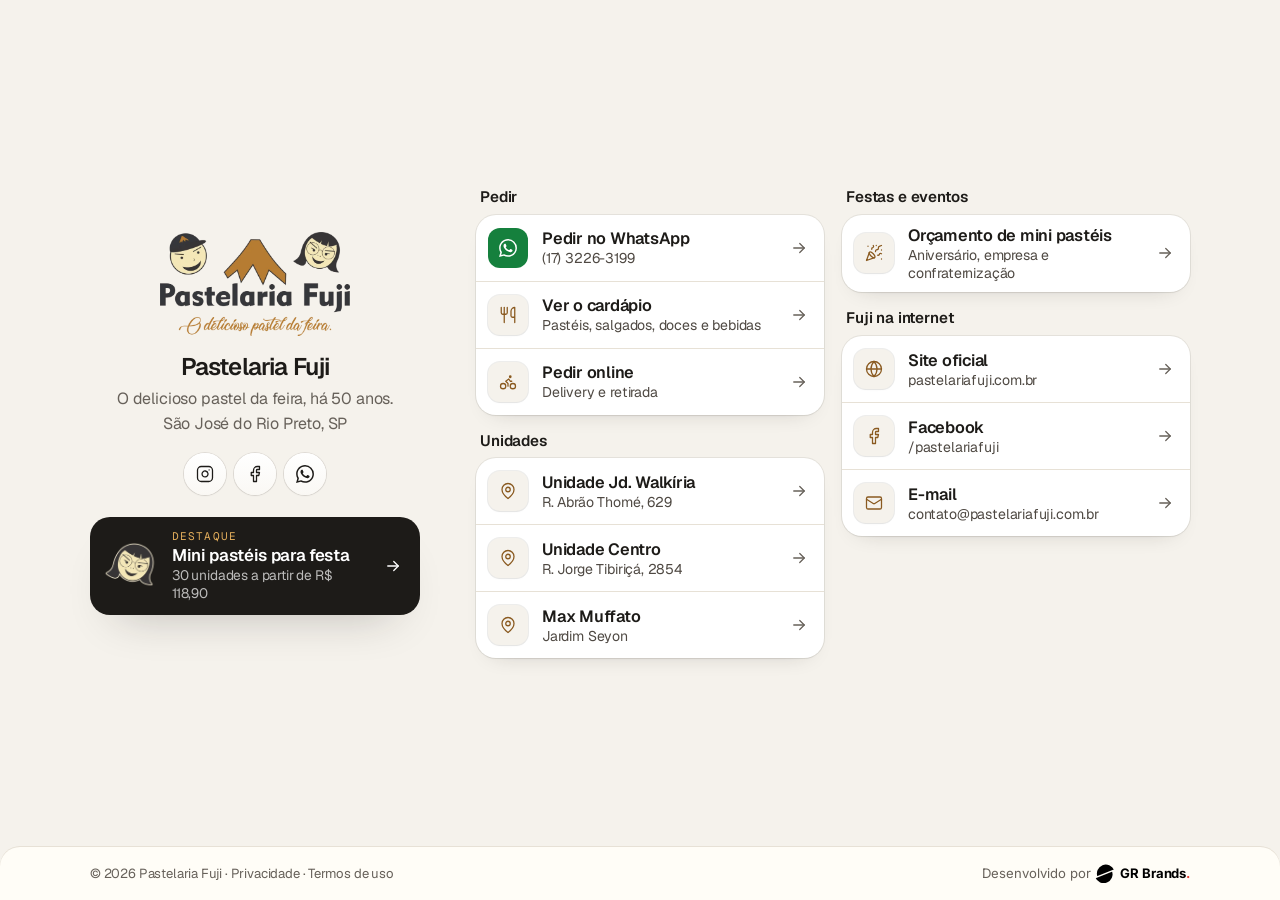
<file: links/index.html>
<!doctype html>
<html lang="pt-BR">
<head>
<meta charset="utf-8">
<meta name="viewport" content="width=device-width, initial-scale=1, viewport-fit=cover">
<script>document.documentElement.classList.add("js")</script>
<title>Pastelaria Fuji | Links</title>
<meta name="description" content="Todos os links da Pastelaria Fuji: pedido no WhatsApp, cardápio, pedido online, festas e eventos, unidades e redes sociais.">
<link rel="canonical" href="https://pastelariafuji.com.br/links/">
<meta name="robots" content="noindex, follow">
<meta name="theme-color" content="#F5F2EC">
<link rel="icon" href="../favicon.ico" sizes="32x32">
<link rel="icon" href="../assets/img/icone-192.png" type="image/png" sizes="192x192">
<link rel="apple-touch-icon" href="../assets/img/apple-touch-icon.png">
<link rel="manifest" href="../site.webmanifest">
<meta property="og:type" content="website">
<meta property="og:locale" content="pt_BR">
<meta property="og:site_name" content="Pastelaria Fuji">
<meta property="og:title" content="Pastelaria Fuji | Links">
<meta property="og:description" content="Todos os links da Pastelaria Fuji: pedido no WhatsApp, cardápio, pedido online, festas e eventos, unidades e redes sociais.">
<meta property="og:url" content="https://pastelariafuji.com.br/links/">
<meta property="og:image" content="https://pastelariafuji.com.br/assets/img/og.jpg">
<meta property="og:image:width" content="1200">
<meta property="og:image:height" content="630">
<meta property="og:image:alt" content="Pastéis da Pastelaria Fuji e o logo da casa">
<meta name="twitter:card" content="summary_large_image">
<meta name="twitter:title" content="Pastelaria Fuji | Links">
<meta name="twitter:description" content="Todos os links da Pastelaria Fuji: pedido no WhatsApp, cardápio, pedido online, festas e eventos, unidades e redes sociais.">
<meta name="twitter:image" content="https://pastelariafuji.com.br/assets/img/og.jpg">
<link rel="preload" href="../assets/fonts/geist-latin.woff2" as="font" type="font/woff2" crossorigin>
<link rel="stylesheet" href="../assets/css/site.css">
<script type="application/ld+json">{"@context":"https://schema.org","@graph":[{"@type":"Organization","@id":"https://pastelariafuji.com.br/#organizacao","name":"Pastelaria Fuji","url":"https://pastelariafuji.com.br/","logo":"https://pastelariafuji.com.br/assets/img/logo-fuji.png","email":"contato@pastelariafuji.com.br","telephone":"+55-17-3226-3199","foundingDate":"1976","slogan":"O delicioso pastel da feira","sameAs":["https://www.instagram.com/pastelariafuji.rp/","https://www.facebook.com/pastelariafuji/"]},{"@type":"WebSite","@id":"https://pastelariafuji.com.br/#site","url":"https://pastelariafuji.com.br/","name":"Pastelaria Fuji","inLanguage":"pt-BR","publisher":{"@id":"https://pastelariafuji.com.br/#organizacao"}},{"@type":"WebPage","@id":"https://pastelariafuji.com.br/links/#pagina","url":"https://pastelariafuji.com.br/links/","name":"Pastelaria Fuji | Links","description":"Todos os links da Pastelaria Fuji: pedido no WhatsApp, cardápio, pedido online, festas e eventos, unidades e redes sociais.","isPartOf":{"@id":"https://pastelariafuji.com.br/#site"},"about":{"@id":"https://pastelariafuji.com.br/#organizacao"},"inLanguage":"pt-BR"},{"@type":"Restaurant","@id":"https://pastelariafuji.com.br/#walkiria","name":"Pastelaria Fuji · Jd. Walkíria","parentOrganization":{"@id":"https://pastelariafuji.com.br/#organizacao"},"image":"https://pastelariafuji.com.br/assets/img/og.jpg","servesCuisine":["Pastel","Salgados","Lanches"],"priceRange":"R$ 5–40","telephone":"+55-17-3226-3199","hasMenu":"https://pastelariafuji.com.br/cardapio/","acceptsReservations":false,"address":{"@type":"PostalAddress","streetAddress":"Rua Abrão Thomé, 629","addressLocality":"São José do Rio Preto","addressRegion":"SP","postalCode":"15085-400","addressCountry":"BR"},"openingHoursSpecification":[{"@type":"OpeningHoursSpecification","dayOfWeek":["Monday","Tuesday","Wednesday"],"opens":"18:00","closes":"22:30"},{"@type":"OpeningHoursSpecification","dayOfWeek":["Thursday","Friday"],"opens":"18:00","closes":"23:00"},{"@type":"OpeningHoursSpecification","dayOfWeek":"Saturday","opens":"09:00","closes":"14:30"},{"@type":"OpeningHoursSpecification","dayOfWeek":"Saturday","opens":"18:30","closes":"22:30"}],"url":"https://pastelariafuji.com.br/"},{"@type":"Restaurant","@id":"https://pastelariafuji.com.br/#centro","name":"Pastelaria Fuji · Centro","parentOrganization":{"@id":"https://pastelariafuji.com.br/#organizacao"},"image":"https://pastelariafuji.com.br/assets/img/og.jpg","servesCuisine":["Pastel","Salgados","Lanches"],"priceRange":"R$ 5–40","telephone":"+55-17-3226-3199","hasMenu":"https://pastelariafuji.com.br/cardapio/","acceptsReservations":false,"address":{"@type":"PostalAddress","streetAddress":"Rua Jorge Tibiriçá, 2854","addressLocality":"São José do Rio Preto","addressRegion":"SP","postalCode":"15015-050","addressCountry":"BR"},"openingHoursSpecification":[{"@type":"OpeningHoursSpecification","dayOfWeek":["Monday","Tuesday","Wednesday"],"opens":"18:00","closes":"22:30"},{"@type":"OpeningHoursSpecification","dayOfWeek":["Thursday","Friday"],"opens":"18:00","closes":"23:00"},{"@type":"OpeningHoursSpecification","dayOfWeek":"Saturday","opens":"09:00","closes":"14:30"},{"@type":"OpeningHoursSpecification","dayOfWeek":"Saturday","opens":"18:30","closes":"22:30"}],"url":"https://pastelariafuji.com.br/"}]}</script>
</head>
<body class="pg-links">
<main class="lks">
  <header class="lks__perfil">
    <div class="lks__logo"><img src="../assets/img/logo-fuji.webp" alt="Pastelaria Fuji" width="600" height="327" fetchpriority="high"></div>
    <h1 class="lks__nome">Pastelaria Fuji</h1>
    <p class="lks__bio">O delicioso pastel da feira, há 50 anos.<br>São José do Rio Preto, SP</p>
    <nav class="lks__redes" aria-label="Redes sociais">
      <a href="https://www.instagram.com/pastelariafuji.rp/" target="_blank" rel="noopener" aria-label="Instagram"><svg class="i " viewBox="0 0 24 24" aria-hidden="true"><rect width="20" height="20" x="2" y="2" rx="5"/><path d="M16 11.37A4 4 0 1 1 12.63 8 4 4 0 0 1 16 11.37z"/><path d="M17.5 6.5h.01"/></svg></a>
      <a href="https://www.facebook.com/pastelariafuji/" target="_blank" rel="noopener" aria-label="Facebook"><svg class="i " viewBox="0 0 24 24" aria-hidden="true"><path d="M18 2h-3a5 5 0 0 0-5 5v3H7v4h3v8h4v-8h3l1-4h-4V7a1 1 0 0 1 1-1h3z"/></svg></a>
      <a href="https://wa.me/551732263199?text=Ol%C3%A1%21%20Vim%20pelo%20site%20da%20Pastelaria%20Fuji%20e%20quero%20fazer%20um%20pedido." target="_blank" rel="noopener" aria-label="WhatsApp"><svg class="i i--cheio " viewBox="0 0 24 24" aria-hidden="true"><path d="M17.47 14.38c-.3-.15-1.76-.87-2.03-.97-.27-.1-.47-.15-.67.15-.2.3-.77.97-.94 1.16-.17.2-.35.22-.64.08-.3-.15-1.26-.46-2.39-1.48-.88-.79-1.48-1.76-1.65-2.06-.17-.3-.02-.46.13-.6.13-.14.3-.35.45-.52.15-.18.2-.3.3-.5.1-.2.05-.37-.03-.52-.07-.15-.67-1.61-.91-2.2-.24-.58-.49-.5-.67-.51h-.57c-.2 0-.52.08-.8.37-.27.3-1.04 1.02-1.04 2.48s1.07 2.88 1.21 3.07c.15.2 2.1 3.2 5.08 4.49.71.3 1.26.49 1.7.63.71.22 1.36.2 1.87.12.57-.09 1.76-.72 2-1.42.25-.7.25-1.29.18-1.41-.08-.13-.27-.2-.57-.35m-5.42 7.4h-.01a9.87 9.87 0 0 1-5.03-1.38l-.36-.21-3.74.98 1-3.65-.24-.37a9.86 9.86 0 0 1-1.51-5.26c0-5.45 4.44-9.88 9.89-9.88 2.64 0 5.12 1.03 6.99 2.9a9.83 9.83 0 0 1 2.89 7c0 5.45-4.44 9.88-9.88 9.88m8.41-18.3A11.82 11.82 0 0 0 12.05 0C5.5 0 .16 5.34.16 11.89c0 2.1.55 4.14 1.59 5.95L.06 24l6.3-1.65a11.88 11.88 0 0 0 5.68 1.45h.01c6.55 0 11.89-5.34 11.89-11.89a11.82 11.82 0 0 0-3.48-8.41Z"/></svg></a>
    </nav>
    <a class="lks__destaque" href="../eventos/">
      <img src="../assets/img/rosto-ela.webp" width="240" height="202" alt="">
      <span><small>Destaque</small><b>Mini pastéis para festa</b><em>30 unidades a partir de R$ 118,90</em></span>
      <svg class="i " viewBox="0 0 24 24" aria-hidden="true"><path d="M5 12h14"/><path d="m13 6 6 6-6 6"/></svg>
    </a>
  </header>
  <div class="lks__colunas">
    <div class="lks__col"><section class="lgrupo surge"><h2>Pedir</h2><ul class="lgrupo__lista"><li><a class="lk lk--zap" href="https://wa.me/551732263199?text=Ol%C3%A1%21%20Vim%20pelo%20Instagram%20e%20quero%20fazer%20um%20pedido." target="_blank" rel="noopener"><span class="lk__ic"><svg class="i i--cheio " viewBox="0 0 24 24" aria-hidden="true"><path d="M17.47 14.38c-.3-.15-1.76-.87-2.03-.97-.27-.1-.47-.15-.67.15-.2.3-.77.97-.94 1.16-.17.2-.35.22-.64.08-.3-.15-1.26-.46-2.39-1.48-.88-.79-1.48-1.76-1.65-2.06-.17-.3-.02-.46.13-.6.13-.14.3-.35.45-.52.15-.18.2-.3.3-.5.1-.2.05-.37-.03-.52-.07-.15-.67-1.61-.91-2.2-.24-.58-.49-.5-.67-.51h-.57c-.2 0-.52.08-.8.37-.27.3-1.04 1.02-1.04 2.48s1.07 2.88 1.21 3.07c.15.2 2.1 3.2 5.08 4.49.71.3 1.26.49 1.7.63.71.22 1.36.2 1.87.12.57-.09 1.76-.72 2-1.42.25-.7.25-1.29.18-1.41-.08-.13-.27-.2-.57-.35m-5.42 7.4h-.01a9.87 9.87 0 0 1-5.03-1.38l-.36-.21-3.74.98 1-3.65-.24-.37a9.86 9.86 0 0 1-1.51-5.26c0-5.45 4.44-9.88 9.89-9.88 2.64 0 5.12 1.03 6.99 2.9a9.83 9.83 0 0 1 2.89 7c0 5.45-4.44 9.88-9.88 9.88m8.41-18.3A11.82 11.82 0 0 0 12.05 0C5.5 0 .16 5.34.16 11.89c0 2.1.55 4.14 1.59 5.95L.06 24l6.3-1.65a11.88 11.88 0 0 0 5.68 1.45h.01c6.55 0 11.89-5.34 11.89-11.89a11.82 11.82 0 0 0-3.48-8.41Z"/></svg></span><span class="lk__txt"><b>Pedir no WhatsApp</b><small>(17) 3226-3199</small></span><svg class="i lk__seta" viewBox="0 0 24 24" aria-hidden="true"><path d="M5 12h14"/><path d="m13 6 6 6-6 6"/></svg></a></li><li><a class="lk" href="../cardapio/"><span class="lk__ic"><svg class="i " viewBox="0 0 24 24" aria-hidden="true"><path d="M3 2v7c0 1.1.9 2 2 2h4a2 2 0 0 0 2-2V2"/><path d="M7 2v20"/><path d="M21 15V2a5 5 0 0 0-5 5v6c0 1.1.9 2 2 2h3Zm0 0v7"/></svg></span><span class="lk__txt"><b>Ver o cardápio</b><small>Pastéis, salgados, doces e bebidas</small></span><svg class="i lk__seta" viewBox="0 0 24 24" aria-hidden="true"><path d="M5 12h14"/><path d="m13 6 6 6-6 6"/></svg></a></li><li><a class="lk" href="https://pastelariafuji.saipos.com/" target="_blank" rel="noopener"><span class="lk__ic"><svg class="i " viewBox="0 0 24 24" aria-hidden="true"><circle cx="18.5" cy="17.5" r="3.5"/><circle cx="5.5" cy="17.5" r="3.5"/><circle cx="15" cy="5" r="1"/><path d="M12 17.5V14l-3-3 4-3 2 3h2"/></svg></span><span class="lk__txt"><b>Pedir online</b><small>Delivery e retirada</small></span><svg class="i lk__seta" viewBox="0 0 24 24" aria-hidden="true"><path d="M5 12h14"/><path d="m13 6 6 6-6 6"/></svg></a></li></ul></section><section class="lgrupo surge"><h2>Unidades</h2><ul class="lgrupo__lista"><li><a class="lk" href="https://www.google.com/maps/search/?api=1&query=Pastelaria%20Fuji%2C%20R.%20Abr%C3%A3o%20Thom%C3%A9%2C%20629%2C%20Jardim%20Walk%C3%ADria%2C%20S%C3%A3o%20Jos%C3%A9%20do%20Rio%20Preto%20-%20SP" target="_blank" rel="noopener"><span class="lk__ic"><svg class="i " viewBox="0 0 24 24" aria-hidden="true"><path d="M20 10c0 6-8 12-8 12s-8-6-8-12a8 8 0 0 1 16 0Z"/><circle cx="12" cy="10" r="3"/></svg></span><span class="lk__txt"><b>Unidade Jd. Walkíria</b><small>R. Abrão Thomé, 629</small></span><svg class="i lk__seta" viewBox="0 0 24 24" aria-hidden="true"><path d="M5 12h14"/><path d="m13 6 6 6-6 6"/></svg></a></li><li><a class="lk" href="https://www.google.com/maps/search/?api=1&query=Pastelaria%20Fuji%2C%20R.%20Jorge%20Tibiri%C3%A7%C3%A1%2C%202854%2C%20Centro%2C%20S%C3%A3o%20Jos%C3%A9%20do%20Rio%20Preto%20-%20SP" target="_blank" rel="noopener"><span class="lk__ic"><svg class="i " viewBox="0 0 24 24" aria-hidden="true"><path d="M20 10c0 6-8 12-8 12s-8-6-8-12a8 8 0 0 1 16 0Z"/><circle cx="12" cy="10" r="3"/></svg></span><span class="lk__txt"><b>Unidade Centro</b><small>R. Jorge Tibiriçá, 2854</small></span><svg class="i lk__seta" viewBox="0 0 24 24" aria-hidden="true"><path d="M5 12h14"/><path d="m13 6 6 6-6 6"/></svg></a></li><li><a class="lk" href="https://www.google.com/maps/search/?api=1&query=Max%20Muffato%20Jardim%20Seyon%20S%C3%A3o%20Jos%C3%A9%20do%20Rio%20Preto" target="_blank" rel="noopener"><span class="lk__ic"><svg class="i " viewBox="0 0 24 24" aria-hidden="true"><path d="M20 10c0 6-8 12-8 12s-8-6-8-12a8 8 0 0 1 16 0Z"/><circle cx="12" cy="10" r="3"/></svg></span><span class="lk__txt"><b>Max Muffato</b><small>Jardim Seyon</small></span><svg class="i lk__seta" viewBox="0 0 24 24" aria-hidden="true"><path d="M5 12h14"/><path d="m13 6 6 6-6 6"/></svg></a></li></ul></section></div>
    <div class="lks__col"><section class="lgrupo surge"><h2>Festas e eventos</h2><ul class="lgrupo__lista"><li><a class="lk" href="../eventos/"><span class="lk__ic"><svg class="i " viewBox="0 0 24 24" aria-hidden="true"><path d="M5.8 11.3 2 22l10.7-3.79"/><path d="M4 3h.01"/><path d="M22 8h.01"/><path d="M15 2h.01"/><path d="M22 20h.01"/><path d="m22 2-2.24.75a2.9 2.9 0 0 0-1.96 3.12c.1.86-.57 1.63-1.45 1.63h-.38c-.86 0-1.6.6-1.76 1.44L14 10"/><path d="m22 13-.82-.33c-.86-.34-1.82.2-1.98 1.11c-.11.7-.72 1.22-1.43 1.22H17"/><path d="m11 2 .33.82c.34.86-.2 1.82-1.11 1.98C9.52 4.9 9 5.52 9 6.23V7"/><path d="M11 13c1.93 1.93 2.83 4.17 2 5-.83.83-3.07-.07-5-2-1.93-1.93-2.83-4.17-2-5 .83-.83 3.07.07 5 2Z"/></svg></span><span class="lk__txt"><b>Orçamento de mini pastéis</b><small>Aniversário, empresa e confraternização</small></span><svg class="i lk__seta" viewBox="0 0 24 24" aria-hidden="true"><path d="M5 12h14"/><path d="m13 6 6 6-6 6"/></svg></a></li></ul></section><section class="lgrupo surge"><h2>Fuji na internet</h2><ul class="lgrupo__lista"><li><a class="lk" href="../"><span class="lk__ic"><svg class="i " viewBox="0 0 24 24" aria-hidden="true"><circle cx="12" cy="12" r="10"/><path d="M12 2a14.5 14.5 0 0 0 0 20 14.5 14.5 0 0 0 0-20"/><path d="M2 12h20"/></svg></span><span class="lk__txt"><b>Site oficial</b><small>pastelariafuji.com.br</small></span><svg class="i lk__seta" viewBox="0 0 24 24" aria-hidden="true"><path d="M5 12h14"/><path d="m13 6 6 6-6 6"/></svg></a></li><li><a class="lk" href="https://www.facebook.com/pastelariafuji/" target="_blank" rel="noopener"><span class="lk__ic"><svg class="i " viewBox="0 0 24 24" aria-hidden="true"><path d="M18 2h-3a5 5 0 0 0-5 5v3H7v4h3v8h4v-8h3l1-4h-4V7a1 1 0 0 1 1-1h3z"/></svg></span><span class="lk__txt"><b>Facebook</b><small>/pastelariafuji</small></span><svg class="i lk__seta" viewBox="0 0 24 24" aria-hidden="true"><path d="M5 12h14"/><path d="m13 6 6 6-6 6"/></svg></a></li><li><a class="lk" href="mailto:contato@pastelariafuji.com.br"><span class="lk__ic"><svg class="i " viewBox="0 0 24 24" aria-hidden="true"><rect width="20" height="16" x="2" y="4" rx="2"/><path d="m22 7-8.97 5.7a1.94 1.94 0 0 1-2.06 0L2 7"/></svg></span><span class="lk__txt"><b>E-mail</b><small>contato@pastelariafuji.com.br</small></span><svg class="i lk__seta" viewBox="0 0 24 24" aria-hidden="true"><path d="M5 12h14"/><path d="m13 6 6 6-6 6"/></svg></a></li></ul></section></div>
  </div>
</main>
<footer class="lks__pe">
  <p>© <span data-ano>2026</span> Pastelaria Fuji · <button type="button" data-doc="doc-privacidade">Privacidade</button> · <button type="button" data-doc="doc-termos">Termos de uso</button></p>
  <a class="credito" href="https://grbrands.com.br" target="_blank" rel="noopener">Desenvolvido por <b><svg class="gr-ico" viewBox="22.5 22 84 84" aria-hidden="true" focusable="false" style="display:inline-block;width:1.5em;height:1.5em;vertical-align:-.45em;margin-right:.4em;flex:none"><clipPath id="gr-ct"><rect x="-60" y="-60" width="220" height="107"/></clipPath><clipPath id="gr-cb"><rect x="-60" y="53" width="220" height="160"/></clipPath><g transform="translate(25.3 24) scale(1.00125) translate(-16 -8.2)"><g fill="currentColor" transform="rotate(-22 50 50)"><g clip-path="url(#gr-ct)"><circle cx="60" cy="50" r="38"/></g><g clip-path="url(#gr-cb)"><circle cx="50" cy="50" r="38"/></g></g></g></svg>GR Brands<i>.</i></b></a>
</footer>
<dialog class="doc" id="doc-privacidade" aria-labelledby="t-doc-privacidade"><div class="doc__cab"><h2 id="t-doc-privacidade">Política de privacidade</h2><button type="button" class="doc__x" data-fechar aria-label="Fechar"><svg class="i " viewBox="0 0 24 24" aria-hidden="true"><path d="M18 6 6 18"/><path d="m6 6 12 12"/></svg></button></div><div class="doc__corpo">
<p>Esta política explica como a Pastelaria Fuji trata os dados de quem usa o site pastelariafuji.com.br, de acordo com a Lei Geral de Proteção de Dados (Lei 13.709/2018).</p>
<h3>Quais dados coletamos</h3>
<p>No formulário de festas e eventos pedimos nome, WhatsApp, data do evento, número de convidados e tipo de evento. Esses dados servem só para responder ao seu pedido de orçamento e combinar a encomenda.</p>
<p>No cardápio digital, os itens que você coloca no pedido ficam guardados apenas no seu navegador, para não se perderem se a página recarregar. Nada disso chega até nós antes de você tocar em “Enviar pedido no WhatsApp”.</p>
<h3>Com quem os dados são compartilhados</h3>
<p>O pedido e o orçamento seguem pelo WhatsApp, serviço da Meta, com as regras de privacidade dele. Os pedidos de orçamento também podem ser registrados numa planilha do Google usada pela nossa equipe. Não vendemos nem cedemos seus dados a terceiros.</p>
<h3>Serviços de terceiros no site</h3>
<p>O site usa fontes do Google Fonts e mapas do Google Maps, que podem registrar dados técnicos de acesso, como o endereço IP. O botão “Pedir online” leva ao sistema Saipos, que tem política própria.</p>
<h3>Seus direitos</h3>
<p>Você pode pedir a qualquer momento para ver, corrigir ou apagar os seus dados. Basta escrever para <a href="mailto:contato@pastelariafuji.com.br">contato@pastelariafuji.com.br</a> ou chamar no WhatsApp (17) 3226-3199.</p>
<p class="doc__data">Atualizada em 7 de outubro de 2026.</p></div></dialog>
<dialog class="doc" id="doc-termos" aria-labelledby="t-doc-termos"><div class="doc__cab"><h2 id="t-doc-termos">Termos de uso</h2><button type="button" class="doc__x" data-fechar aria-label="Fechar"><svg class="i " viewBox="0 0 24 24" aria-hidden="true"><path d="M18 6 6 18"/><path d="m6 6 12 12"/></svg></button></div><div class="doc__corpo">
<p>Ao usar o site pastelariafuji.com.br você concorda com estes termos.</p>
<h3>Cardápio e preços</h3>
<p>Os itens do cardápio estão sujeitos à disponibilidade e os preços podem mudar sem aviso prévio. Vale o valor confirmado pela nossa equipe no atendimento.</p>
<h3>Pedidos pelo site</h3>
<p>Montar o pedido no cardápio digital não confirma a compra. O pedido só está confirmado quando a Pastelaria Fuji responde no WhatsApp, junto com a taxa de entrega e a forma de pagamento. Os pedidos feitos em “Pedir online” seguem as regras da plataforma Saipos.</p>
<h3>Orçamentos de festas e eventos</h3>
<p>O formulário de eventos é um pedido de orçamento. Quantidades, sabores, data e valores são combinados e confirmados pelo WhatsApp.</p>
<h3>Conteúdo do site</h3>
<p>Textos, fotos, logotipo e personagens da Pastelaria Fuji pertencem à empresa e não podem ser usados sem autorização.</p>
<h3>Créditos de imagens</h3>
<p>Fotos dos pastéis, da loja e do prêmio: Pastelaria Fuji. Foto do Monte Fuji: Romain Guy, domínio público (CC0). Padrão seigaiha: Life of Riley, domínio público, via Wikimedia Commons.</p>
<h3>Contato</h3>
<p>Dúvidas sobre estes termos: <a href="mailto:contato@pastelariafuji.com.br">contato@pastelariafuji.com.br</a> ou WhatsApp (17) 3226-3199.</p>
<p class="doc__data">Atualizados em 7 de outubro de 2026.</p></div></dialog>
<script src="../assets/js/site.js" defer></script>
</body>
</html>
</file>
<file: assets/css/site.css>
@font-face{font-family:Geist;font-style:normal;font-weight:400 700;font-display:swap;src:url(../fonts/geist-latin.woff2) format("woff2");unicode-range:U+0000-00FF,U+0131,U+0152-0153,U+02BB-02BC,U+02C6,U+02DA,U+02DC,U+0304,U+0308,U+0329,U+2000-206F,U+20AC,U+2122,U+2191,U+2193,U+2212,U+2215,U+FEFF,U+FFFD}@font-face{font-family:Geist;font-style:normal;font-weight:400 700;font-display:swap;src:url(../fonts/geist-latin-ext.woff2) format("woff2");unicode-range:U+0100-02BA,U+02BD-02C5,U+02C7-02CC,U+02CE-02D7,U+02DD-02FF,U+0304,U+0308,U+0329,U+1D00-1DBF,U+1E00-1E9F,U+1EF2-1EFF,U+2020,U+20A0-20AB,U+20AD-20C4,U+2113,U+2C60-2C7F,U+A720-A7FF}@font-face{font-family:Geist Mono;font-style:normal;font-weight:400 500;font-display:swap;src:url(../fonts/geist-mono-latin.woff2) format("woff2");unicode-range:U+0000-00FF,U+0131,U+0152-0153,U+02BB-02BC,U+02C6,U+02DA,U+02DC,U+0304,U+0308,U+0329,U+2000-206F,U+20AC,U+2122,U+2191,U+2193,U+2212,U+2215,U+FEFF,U+FFFD}@font-face{font-family:Geist Mono;font-style:normal;font-weight:400 500;font-display:swap;src:url(../fonts/geist-mono-latin-ext.woff2) format("woff2");unicode-range:U+0100-02BA,U+02BD-02C5,U+02C7-02CC,U+02CE-02D7,U+02DD-02FF,U+0304,U+0308,U+0329,U+1D00-1DBF,U+1E00-1E9F,U+1EF2-1EFF,U+2020,U+20A0-20AB,U+20AD-20C4,U+2113,U+2C60-2C7F,U+A720-A7FF}@font-face{font-family:Inter;font-style:normal;font-weight:400 700;font-display:swap;src:url(../fonts/inter-credito.woff2) format("woff2");unicode-range:U+20,U+2E,U+42,U+44,U+47,U+52,U+61,U+64-65,U+69,U+6C,U+6E-70,U+72-73,U+76}:root{--branco: #ffffff;--fundo: #F5F2EC;--fundo-2: #ECE7DE;--tinta: #1D1B18;--tinta-2: #67615A;--linha: #E7E1D6;--linha-2: #D9D1C3;--marca: #B5772F;--marca-esc: #8A5A20;--dourado: #E3AE5C;--zap: #15803D;--zap-esc: #116A32;--erro: #B3261E;--r: 20px;--r-p: 12px;--r-ic: 11px;--r-sec: 36px;--anel: 0 0 0 1px rgb(29 27 24 / 8%), 0 1px 2px rgb(29 27 24 / 4%), 0 10px 24px -18px rgb(29 27 24 / 30%);--anel-2: 0 0 0 1px rgb(29 27 24 / 14%), 0 2px 4px rgb(29 27 24 / 5%), 0 22px 40px -24px rgb(29 27 24 / 38%);--contorno: inset 0 0 0 1px rgb(29 27 24 / 12%);--contorno-forte: inset 0 0 0 1px rgb(29 27 24 / 30%), 0 1px 2px rgb(29 27 24 / 6%);--contorno-escuro: inset 0 0 0 1px rgb(255 255 255 / 11%), inset 0 1px 0 rgb(255 255 255 / 8%);--shu: #C2412D;--flutua: 0 24px 48px -28px rgb(29 27 24 / 30%);--ease: cubic-bezier(.22, .8, .24, 1);--mola: cubic-bezier(.34, 1.4, .64, 1);--sans: "Geist", ui-sans-serif, system-ui, -apple-system, "Segoe UI", sans-serif;--mono: "Geist Mono", ui-monospace, SFMono-Regular, Menlo, monospace;--mascara: url([data-uri])}*,*:before,*:after{box-sizing:border-box}*{-webkit-tap-highlight-color:transparent}html{-webkit-text-size-adjust:100%;scroll-behavior:smooth;scroll-padding-top:100px}body{margin:0;background:var(--fundo);color:var(--tinta);font:400 1rem/1.6 var(--sans);letter-spacing:-.011em;-webkit-font-smoothing:antialiased;text-rendering:optimizeLegibility;overflow-x:clip}img,svg,iframe{display:block;max-width:100%}img{height:auto}a{color:inherit}h1,h2,h3,h4{margin:0;line-height:1.05;font-weight:600;letter-spacing:-.035em;text-wrap:balance}p{margin:0}ul,ol{margin:0;padding:0;list-style:none}button,input,select{font:inherit;color:inherit;letter-spacing:inherit}button{cursor:pointer}em{font-style:normal}::selection{background:var(--marca);color:#fff}:focus-visible{outline:2px solid var(--marca);outline-offset:3px;border-radius:8px}:focus:not(:focus-visible),dialog:focus{outline:none}@media (hover: none) and (pointer: coarse){a:focus-visible,button:focus-visible,[role=button]:focus-visible,summary:focus-visible{outline:none}.seg-op input:focus-visible+span,.seg input:focus-visible+span{outline:none}a,button,input,select,label,summary{-webkit-tap-highlight-color:transparent;-webkit-touch-callout:none}}@media (prefers-reduced-motion: reduce){html{scroll-behavior:auto}*,*:before,*:after{animation-duration:.01ms!important;transition-duration:.01ms!important;transition-delay:0s!important}}.wrap{width:min(100% - 40px,1200px);margin-inline:auto}.sr{position:absolute!important;width:1px;height:1px;padding:0;margin:-1px;overflow:hidden;clip:rect(0 0 0 0);white-space:nowrap;border:0}.pular{position:fixed;left:16px;top:-60px;z-index:100;background:var(--tinta);color:#fff;padding:10px 16px;border-radius:var(--r-ic);text-decoration:none;font-weight:500;transition:top .2s}.pular:focus{top:12px}.centro{display:flex;justify-content:center;margin-top:44px}.preco,.tabela b,.add b,.horario li b,.linha-tempo b,.sacola__total b{font-family:var(--mono);font-variant-numeric:tabular-nums;letter-spacing:-.02em}.i{width:18px;height:18px;flex:none;fill:none;stroke:currentColor;stroke-width:1.7;stroke-linecap:round;stroke-linejoin:round}.i--cheio{fill:currentColor;stroke:none}.sobre-linha{font-family:var(--mono);font-size:12px;font-weight:500;letter-spacing:.08em;text-transform:uppercase;color:var(--marca-esc);margin-bottom:18px}.btn{position:relative;isolation:isolate;overflow:hidden;display:inline-flex;align-items:center;justify-content:center;gap:9px;min-height:50px;padding:0 24px;border-radius:999px;border:0;font-size:15px;font-weight:500;line-height:1.2;letter-spacing:-.012em;text-decoration:none;text-align:center;white-space:nowrap;transition:transform .35s var(--ease),box-shadow .35s var(--ease),background-color .25s,color .25s,filter .25s}.btn .i{width:17px;height:17px}.btn>.i:last-child:not(:first-child){transition:transform .35s var(--ease)}.btn:hover>.i:last-child:not(:first-child){transform:translate(3px)}@media (hover: hover){.btn:hover{transform:translateY(-1px)}}.btn:active{transform:translateY(0) scale(.985);transition-duration:.1s}.btn--escuro{color:#fff;background:linear-gradient(180deg,#3a3631,#1d1b18);box-shadow:0 0 0 1px #15130f,inset 0 1px #ffffff29,0 1px 2px #1d1b184d,0 10px 22px -12px #1d1b18b3}.btn--escuro:hover{box-shadow:0 0 0 1px #15130f,inset 0 1px #fff3,0 2px 4px #1d1b1840,0 16px 30px -14px #1d1b18bf}.btn--zap{color:#fff;background:linear-gradient(180deg,#1c9a4c,#13803d);box-shadow:0 0 0 1px #0f6b33,inset 0 1px #ffffff38,0 1px 2px #0f6b334d,0 10px 22px -12px #15803dbf}.btn--zap:hover{box-shadow:0 0 0 1px #0f6b33,inset 0 1px #ffffff42,0 2px 4px #0f6b3340,0 16px 30px -14px #15803dcc}.btn--linha{color:var(--tinta);background:linear-gradient(180deg,#fff,#faf8f4);box-shadow:0 0 0 1px #1d1b181f,inset 0 1px #fff,0 1px 2px #1d1b180f,0 8px 18px -14px #1d1b1859}.btn--linha:hover{box-shadow:0 0 0 1px #1d1b1838,inset 0 1px #fff,0 2px 4px #1d1b180f,0 14px 26px -16px #1d1b1866}.btn--amarelo{color:var(--tinta);background:linear-gradient(180deg,#edbf76,#dfa650);box-shadow:0 0 0 1px #c98f3c,inset 0 1px #fff6,0 1px 2px #96641e40,0 10px 22px -12px #e3ae5cb3}.btn--amarelo:hover{filter:brightness(1.03)}.btn--vidro{color:#fff;background:linear-gradient(180deg,#ffffff1f,#ffffff0a);-webkit-backdrop-filter:blur(10px);backdrop-filter:blur(10px);box-shadow:0 0 0 1px #ffffff2e,inset 0 1px #ffffff2e}.btn--vidro:hover{box-shadow:0 0 0 1px #ffffff5c,inset 0 1px #ffffff3d}.btn--p{min-height:44px;padding:0 18px;font-size:14.5px}.btn--cheio{width:100%}.lit{--x: 50%;--y: 50%;--brilho: rgb(255 255 255 / 22%)}.lit:after{content:"";position:absolute;inset:0;z-index:-1;pointer-events:none;opacity:0;border-radius:inherit;background:radial-gradient(180px circle at var(--x) var(--y),var(--brilho),transparent 70%);transition:opacity .35s var(--ease)}.btn--linha.lit,.prato.lit,.unidade.lit{--brilho: rgb(181 119 47 / 10%)}@media (hover: hover){.lit:hover:after{opacity:1}}.topo{position:fixed;z-index:60;top:14px;left:0;right:0;pointer-events:none}.ilha{position:relative;pointer-events:auto;display:flex;align-items:center;justify-content:space-between;gap:16px;width:calc(100% - 40px);max-width:1200px;min-height:64px;margin:0 auto;padding:8px 8px 8px 18px;border-radius:999px;background:#fffdf7;box-shadow:0 0 0 1px #1d1b180f,0 14px 34px -24px #00000073;transition:max-width .7s var(--ease),padding .7s var(--ease),background-color .45s var(--ease),box-shadow .45s var(--ease)}.solido .ilha,.menu-aberto .ilha{max-width:1080px;padding:8px 8px 8px 18px;background:#ffffffd1;-webkit-backdrop-filter:blur(22px) saturate(180%);backdrop-filter:blur(22px) saturate(180%);box-shadow:0 0 0 1px #1d1b1814,0 22px 50px -26px #1d1b1859,inset 0 1px #fffc}.marca{flex:none;display:block;border-radius:var(--r-ic)}.marca img{height:46px;width:auto;transition:height .5s var(--ease)}.solido .marca img{height:40px}.nav{display:flex;gap:2px}.nav a{padding:10px 15px;border-radius:999px;text-decoration:none;font-size:14.5px;font-weight:500;color:var(--tinta-2);transition:color .2s,background-color .25s}.nav a:hover{color:var(--tinta);background:#1d1b180d}.nav a[aria-current],.nav a.on{color:var(--tinta);background:#1d1b1812}.acoes{display:flex;align-items:center;gap:8px;flex:none}.menu-btn{display:none;place-items:center;width:46px;height:46px;border-radius:50%;border:0;background:var(--branco);box-shadow:var(--contorno)}.menu-btn span,.menu-btn span:before{content:"";display:block;width:18px;height:1.7px;border-radius:2px;background:var(--tinta);transition:transform .4s var(--ease),translate .4s var(--ease)}.menu-btn span{translate:0 -3px}.menu-btn span:before{translate:0 6px}.menu-aberto .menu-btn span{translate:0 0;transform:rotate(45deg)}.menu-aberto .menu-btn span:before{translate:0 0;transform:rotate(-90deg)}.veu{position:fixed;inset:0;z-index:56;background:#1d1b1847;-webkit-backdrop-filter:blur(4px);backdrop-filter:blur(4px);opacity:0;pointer-events:none;transition:opacity .35s var(--ease)}.menu-aberto .veu{opacity:1;pointer-events:auto}.gaveta{position:fixed;z-index:58;top:90px;left:12px;right:12px;max-width:560px;margin:0 auto;max-height:calc(100svh - 110px);overflow-y:auto;overscroll-behavior:contain;display:grid;gap:2px;padding:10px;border-radius:var(--r);background:#ffffffe0;-webkit-backdrop-filter:blur(26px) saturate(180%);backdrop-filter:blur(26px) saturate(180%);box-shadow:0 0 0 1px #1d1b1814,0 40px 80px -30px #1d1b1873;opacity:0;visibility:hidden;pointer-events:none;transform:translateY(-14px) scale(.96);transform-origin:top center;transition:opacity .3s var(--ease),transform .55s var(--mola),visibility 0s .55s}.menu-aberto .gaveta{opacity:1;visibility:visible;pointer-events:auto;transform:none;transition-delay:0s}.glink{display:grid;grid-template-columns:40px 1fr 18px;align-items:center;gap:12px;padding:10px;border-radius:var(--r);font-size:18px;font-weight:500;letter-spacing:-.02em;text-decoration:none;opacity:0;transform:translateY(-6px);transition:background-color .2s,opacity .4s var(--ease),transform .5s var(--ease)}.menu-aberto .glink{opacity:1;transform:none}.menu-aberto .glink:nth-child(2){transition-delay:0s,.04s,.04s}.menu-aberto .glink:nth-child(3){transition-delay:0s,.08s,.08s}.menu-aberto .glink:nth-child(4){transition-delay:0s,.12s,.12s}.glink:hover{background:#1d1b180d}.glink__ic{display:grid;place-items:center;width:40px;height:40px;border-radius:var(--r-p);background:var(--fundo);box-shadow:var(--anel);color:var(--marca-esc)}.glink__seta{color:var(--tinta-2)}.gaveta__acoes{display:grid;grid-template-columns:1fr 1fr;gap:8px;padding:10px 0 0}.gaveta__acoes .btn{min-height:52px;padding:0 14px}@media (max-width: 1100px){.nav,.topo__online{display:none}.menu-btn{display:grid}.solido .ilha,.menu-aberto .ilha{padding:8px 8px 8px 16px}.marca img{height:40px}}@media (min-width: 1101px){.gaveta,.veu{display:none}}@media (max-width: 520px){.topo{top:10px}.ilha{width:calc(100% - 20px);min-height:60px}.topo__cta span{display:none}.topo__cta{width:46px;padding:0}.gaveta{top:80px;left:10px;right:10px}}.sec{position:relative;border-radius:var(--r-sec) var(--r-sec) 0 0;margin-top:calc(var(--r-sec) * -1);padding:clamp(80px,10vw,128px) 0 calc(clamp(80px,10vw,128px) + var(--r-sec));box-shadow:0 -24px 48px -32px #1d1b1829}.cab{display:grid;gap:16px;max-width:680px;margin-bottom:clamp(36px,5vw,56px)}.cab .sobre-linha{margin:0}.cab h2,.festa h2,.historia h2{font-size:clamp(2rem,1.2rem + 3vw,3.4rem);letter-spacing:-.045em;line-height:1.02}.cab>p:last-child{color:var(--tinta-2);font-size:1.08rem;max-width:56ch}h1 em,h2 em{color:var(--marca)}@keyframes sobe-suave{0%{opacity:0;transform:translateY(24px)}to{opacity:1;transform:none}}@media (prefers-reduced-motion: no-preference){.js .surge{opacity:0;transform:translateY(24px);transition:opacity .9s var(--ease),transform .9s var(--ease);transition-delay:var(--d, 0s)}.js .surge.visto{opacity:1;transform:none}}.abre{position:relative;isolation:isolate;overflow:hidden;color:#fff;background:#463a2f;text-align:center;padding:clamp(128px,14vw,170px) 0 calc(clamp(36px,4vw,52px) + var(--r-sec))}.abre__fundo{position:absolute;inset:0;z-index:-2}@media (min-width: 901px){.abre__fundo{top:6%;-webkit-mask:linear-gradient(180deg,transparent 0%,#000 18%);mask:linear-gradient(180deg,transparent 0%,#000 18%)}}.abre__fundo img{display:block;width:100%;max-width:1360px;height:100%;margin-inline:auto;object-fit:cover;object-position:48% 0%;opacity:.42}@media (min-width: 1361px){.abre__fundo img{-webkit-mask:linear-gradient(90deg,transparent,#000 12%,#000 88%,transparent);mask:linear-gradient(90deg,transparent,#000 12%,#000 88%,transparent)}}.abre:before{content:"";position:absolute;inset:0;z-index:-1;pointer-events:none;background:radial-gradient(50% 36% at 50% 30%,rgb(52 42 33 / 45%),transparent 80%),linear-gradient(180deg,#342a218c,#463a2f00 38%,#463a2f1a 70%,#463a2f)}.abre__in{display:flex;flex-direction:column;align-items:center}.abre__selo{display:inline-flex;align-items:center;gap:10px;padding:6px 14px 6px 6px;border-radius:999px;font-size:13px;color:#ffffffd1;background:#16110d59;box-shadow:0 0 0 1px #ffffff29,inset 0 1px #ffffff1a;-webkit-backdrop-filter:blur(12px);backdrop-filter:blur(12px)}.abre__selo span{padding:3px 10px;border-radius:999px;background:linear-gradient(180deg,#edbf76,#dfa650);color:var(--tinta);font-family:var(--mono);font-size:11.5px;font-weight:500}.quebra-cel{display:none}@media (max-width: 600px){.quebra-cel{display:inline}}.abre h1{width:100%;max-width:100%;text-wrap:wrap;margin-top:26px;font-size:clamp(2.9rem,1.4rem + 6vw,6.4rem);letter-spacing:-.055em;line-height:.95;text-shadow:0 10px 40px rgb(0 0 0 / 35%)}.abre h1 em{display:block;color:#f0b474}.abre__lead{margin-top:20px;font-size:clamp(1.04rem,1rem + .3vw,1.18rem);color:#fffc;max-width:52ch;line-height:1.6;text-shadow:0 2px 16px rgb(0 0 0 / 50%)}.abre__acoes{display:flex;flex-wrap:wrap;justify-content:center;gap:10px;margin-top:32px}.abre__acoes .btn{min-height:54px;padding:0 28px}.abre__fatos{display:flex;flex-wrap:wrap;justify-content:center;gap:8px 22px;margin-top:26px;font-size:.9rem;color:#ffffffbf}.abre__fatos li{display:inline-flex;align-items:center;gap:8px}.abre__fatos .i{width:16px;height:16px;color:var(--dourado)}.abre__pratos{display:grid;grid-template-columns:repeat(4,minmax(0,1fr));gap:10px;margin-top:clamp(48px,7vw,96px);text-align:left}.mini-prato{position:relative;isolation:isolate;overflow:hidden;display:flex;align-items:center;gap:12px;padding:8px 14px 8px 8px;border-radius:var(--r);text-decoration:none;color:#fff;background:#16110d73;-webkit-backdrop-filter:blur(18px) saturate(160%);backdrop-filter:blur(18px) saturate(160%);box-shadow:0 0 0 1px #ffffff24,inset 0 1px #ffffff1a;transition:transform .4s var(--ease),box-shadow .4s var(--ease),background-color .3s}.mini-prato:hover{transform:translateY(-3px);background:#16110d99;box-shadow:0 0 0 1px #ffffff42,0 24px 40px -24px #000000b3}.mini-prato img{width:64px;height:64px;flex:none;object-fit:cover;border-radius:var(--r-p);box-shadow:0 0 0 1px #ffffff1f}.mini-prato span{display:flex;flex-direction:column;min-width:0;line-height:1.3}.mini-prato b{font-weight:500;font-size:.95rem;letter-spacing:-.015em;white-space:nowrap;overflow:hidden;text-overflow:ellipsis}.mini-prato small{font-size:.78rem;color:#fff9}.mini-prato em{font-family:var(--mono);color:var(--dourado)}.mini-prato__seta{margin-left:auto;color:#ffffff7f;transition:transform .3s var(--ease)}.mini-prato:hover .mini-prato__seta{transform:translate(3px);color:#fff}@media (max-width: 1040px){.abre__pratos{grid-template-columns:repeat(2,minmax(0,1fr))}}@media (max-width: 600px){.abre__fundo img{object-position:40% 100%}.abre__acoes{width:100%}.abre__acoes .btn{flex:1 1 100%}.abre__pratos{display:grid;grid-auto-flow:column;grid-template-columns:none;grid-auto-columns:78%;overflow-x:auto;scroll-snap-type:x mandatory;scrollbar-width:none;margin-inline:-16px;padding:0 16px 4px;scroll-padding-inline:16px}.abre__pratos::-webkit-scrollbar{display:none}.abre__pratos li{scroll-snap-align:start}}@media (max-width: 520px){.wrap{width:min(100% - 32px,1200px)}}.faixa-ondas{position:absolute;left:0;right:0;bottom:var(--r-sec);height:150px;z-index:-1;pointer-events:none;opacity:.45;background:url(../img/wagara/seigaiha-escuro.svg) 0 100% / 64px 32px repeat;-webkit-mask:linear-gradient(180deg,transparent 0%,#000 60%);mask:linear-gradient(180deg,transparent 0%,#000 60%)}.pratos{background:var(--branco)}.pratos__grade{display:grid;grid-template-columns:repeat(4,minmax(0,1fr));gap:16px}.prato{position:relative;isolation:isolate;display:flex;flex-direction:column;padding:8px;border-radius:var(--r);background:var(--branco);box-shadow:var(--anel);transition:transform .45s var(--ease),box-shadow .45s var(--ease)}@media (hover: hover){.prato:hover{transform:translateY(-4px);box-shadow:var(--anel-2),var(--flutua)}}.prato__foto{aspect-ratio:1;overflow:hidden;border-radius:var(--r-p);background:var(--fundo)}.prato__foto img{width:100%;height:100%;object-fit:cover;transition:transform .8s var(--ease)}.prato:hover .prato__foto img{transform:scale(1.04)}.prato__txt{display:flex;flex-direction:column;flex:1;padding:16px 10px 8px}.prato h3{font-size:1.12rem;letter-spacing:-.025em}.prato__txt>p{margin-top:6px;color:var(--tinta-2);font-size:.92rem;line-height:1.5}.prato__pe{display:flex;align-items:flex-end;justify-content:space-between;gap:10px;margin-top:auto;padding-top:18px}.preco{display:flex;flex-direction:column;font-weight:500;font-size:1.05rem;line-height:1.25}.preco small{font-family:var(--sans);font-size:.74rem;font-weight:400;color:var(--tinta-2);letter-spacing:0}.prato__pedir{display:inline-flex;align-items:center;gap:6px;min-height:40px;padding:0 14px;border-radius:999px;background:linear-gradient(180deg,#fff,#faf8f4);box-shadow:0 0 0 1px #1d1b181f,inset 0 1px #fff,0 1px 2px #1d1b180f;font-weight:500;font-size:.9rem;text-decoration:none;transition:background-color .2s,color .2s,box-shadow .25s,transform .3s var(--ease)}.prato__pedir .i{color:var(--zap);width:16px;height:16px;transition:color .2s}.prato__pedir:hover{background:linear-gradient(180deg,#1c9a4c,#13803d);color:#fff;box-shadow:0 0 0 1px #0f6b33,inset 0 1px #ffffff38,0 8px 18px -10px #15803db3;transform:translateY(-1px)}.prato__pedir:hover .i{color:#fff}@media (max-width: 1040px){.pratos__grade{grid-template-columns:repeat(3,minmax(0,1fr))}}@media (max-width: 760px){.pratos__grade{grid-template-columns:repeat(2,minmax(0,1fr));gap:10px}}@media (max-width: 460px){.prato{padding:6px}.prato__txt{padding:12px 6px 6px}.prato h3{font-size:1rem}.prato__txt>p{font-size:.85rem}.prato__pe{flex-direction:column;align-items:stretch;gap:10px}.prato__pedir{justify-content:center}}.festa{background:var(--tinta);color:#fff;box-shadow:0 -1px #ffffff0f}.festa .sobre-linha{color:var(--dourado)}.festa__in{display:grid;grid-template-columns:minmax(0,1.1fr) minmax(0,.9fr);gap:clamp(32px,6vw,96px);align-items:center}.festa__txt>p:not(.sobre-linha){margin-top:20px;color:#ffffffa8;font-size:1.08rem;max-width:50ch}.festa__acoes{display:flex;flex-wrap:wrap;gap:10px;margin-top:34px}.tabela{padding:6px 22px;border-radius:var(--r);background:#ffffff0a;box-shadow:var(--contorno-escuro)}.tabela li{display:flex;justify-content:space-between;align-items:baseline;gap:16px;padding:15px 0;font-size:1rem}.tabela li+li{border-top:1px solid rgb(255 255 255 / 8%)}.tabela span{color:#ffffffb8}.tabela b{font-weight:500;font-size:1.05rem;color:#fff;white-space:nowrap}.tabela--clara{background:var(--branco);box-shadow:var(--anel);margin-top:30px;max-width:460px}.tabela--clara li+li{border-color:var(--linha)}.tabela--clara span{color:var(--tinta-2)}.tabela--clara b{color:var(--tinta)}@media (max-width: 860px){.festa__in{grid-template-columns:minmax(0,1fr)}}@media (max-width: 520px){.festa__acoes .btn{flex:1 1 100%}.tabela{padding:4px 18px}}.historia{background:var(--fundo)}.historia__in{display:grid;grid-template-columns:minmax(0,.85fr) minmax(0,1.15fr);gap:clamp(32px,6vw,96px);align-items:center}.historia__arte{position:relative;margin:0;padding:8px;border-radius:var(--r);background:var(--branco);box-shadow:var(--anel),var(--flutua)}.historia__arte img{width:100%;aspect-ratio:1;object-fit:cover;border-radius:var(--r-p)}.historia__arte figcaption{position:absolute;left:20px;right:20px;bottom:20px;display:grid;grid-template-columns:auto 1fr;gap:0 12px;align-items:center;padding:10px 16px 10px 10px;border-radius:var(--r-p);background:#ffffffdb;-webkit-backdrop-filter:blur(18px) saturate(160%);backdrop-filter:blur(18px) saturate(160%);box-shadow:0 0 0 1px #1d1b1812}.historia__arte figcaption span{grid-row:span 2;display:grid;place-items:center;width:40px;height:40px;border-radius:var(--r-p);background:var(--tinta);color:var(--dourado)}.historia__arte figcaption b{font-weight:600;font-size:.98rem;letter-spacing:-.02em;line-height:1.25}.historia__arte figcaption small{font-family:var(--mono);font-size:11.5px;color:var(--tinta-2);line-height:1.3}.historia__txt>p:not(.sobre-linha){margin-top:16px;color:var(--tinta-2);font-size:1.04rem;max-width:60ch}.historia h2{margin-bottom:8px}.historia h2 em{display:block}.linha-tempo{display:grid;grid-template-columns:repeat(4,minmax(0,1fr));margin-top:36px;border-top:1px solid var(--linha-2)}.linha-tempo li{display:flex;flex-direction:column;gap:6px;padding:20px 18px 0 0}.linha-tempo li+li{padding-left:18px;border-left:1px solid var(--linha)}.linha-tempo b{font-size:1.4rem;font-weight:500;color:var(--marca-esc);line-height:1}.linha-tempo span{font-size:.9rem;color:var(--tinta-2);line-height:1.45}@media (max-width: 860px){.historia__in{grid-template-columns:minmax(0,1fr)}.historia__arte{max-width:520px}}@media (max-width: 620px){.linha-tempo{grid-template-columns:1fr}.linha-tempo li,.linha-tempo li+li{flex-direction:row;align-items:baseline;gap:14px;padding:14px 0;border-left:0}.linha-tempo li+li{border-top:1px solid var(--linha)}.linha-tempo b{flex:none;width:3.4em;font-size:1.15rem}}.unidades{background:var(--branco)}.unidades__grade{display:grid;grid-template-columns:repeat(3,minmax(0,1fr));gap:16px;align-items:stretch}.unidade{position:relative;isolation:isolate;display:flex;flex-direction:column;padding:8px;border-radius:var(--r);background:var(--branco);box-shadow:var(--anel);transition:box-shadow .45s var(--ease),transform .45s var(--ease)}@media (hover: hover){.unidade:hover{box-shadow:var(--anel-2),var(--flutua);transform:translateY(-4px)}}.unidade__mapa{flex:1 1 auto;min-height:220px;overflow:hidden;border-radius:var(--r-p);background:var(--fundo)}.unidade__mapa iframe{width:100%;height:100%;border:0}.unidade__txt{padding:18px 12px 12px}.unidade h3{font-size:1.2rem;letter-spacing:-.025em}.unidade__txt p{margin:8px 0 18px;color:var(--tinta-2);font-size:.95rem}.horario{padding:26px 24px;border-radius:var(--r);background:var(--tinta);color:#fff;box-shadow:var(--contorno-escuro),0 20px 40px -24px #1d1b187f}.horario h3{display:flex;align-items:center;gap:10px;font-size:1.05rem;letter-spacing:-.02em}.horario h3 .i{color:var(--dourado)}.horario ul{margin-top:14px}.horario li{display:flex;justify-content:space-between;gap:12px;padding:10px 0;font-size:.92rem}.horario li+li{border-top:1px solid rgb(255 255 255 / 9%)}.horario li span{color:#ffffff9e}.horario li b{font-weight:400;text-align:right;font-size:.88rem}.horario li a{font-weight:500;text-align:right;color:var(--dourado);text-underline-offset:3px}.horario>p{margin-top:14px;font-size:.92rem;color:#ffffffa8}.horario>p a{color:var(--dourado);font-weight:500;font-family:var(--mono);font-size:.88rem;text-underline-offset:3px}.horario__h2{margin-top:26px;padding-top:22px;border-top:1px solid rgb(255 255 255 / 14%)}.feiras li b{font-family:var(--sans);font-weight:500}@media (max-width: 1040px){.unidades__grade{grid-template-columns:repeat(2,minmax(0,1fr))}.horario{grid-column:1 / -1}}@media (max-width: 640px){.unidades__grade{grid-template-columns:1fr}}.chamada__in{position:relative;isolation:isolate;overflow:hidden;display:grid;grid-template-columns:auto minmax(0,1fr) auto;align-items:center;gap:clamp(20px,4vw,48px);margin-top:16px;padding:clamp(28px,4vw,48px) clamp(24px,4vw,56px);border-radius:var(--r);color:#fff;background:linear-gradient(180deg,#2a2622,#1d1b18);box-shadow:0 0 0 1px #15130f,inset 0 1px #ffffff14,0 40px 70px -40px #1d1b1899}.chamada__in:before{content:"";position:absolute;inset:0;z-index:-1;pointer-events:none;opacity:.32;background:url(../img/wagara/seigaiha-escuro.svg) 0 100% / 64px 32px repeat;-webkit-mask:linear-gradient(180deg,transparent 35%,#000 100%);mask:linear-gradient(180deg,transparent 35%,#000 100%)}.chamada__rosto{width:clamp(76px,9vw,112px);filter:drop-shadow(0 12px 18px rgb(0 0 0 / 30%))}.chamada__t{color:#fff;font-size:clamp(1.8rem,1.2rem + 2.4vw,2.8rem);letter-spacing:-.045em}.chamada__in p{margin-top:12px;color:#ffffffa8;max-width:46ch;font-size:1.05rem}.chamada__acoes{display:flex;flex-direction:column;gap:10px}.chamada__in .btn--linha{color:#fff;background:linear-gradient(180deg,#ffffff1f,#ffffff0a);box-shadow:0 0 0 1px #ffffff2e,inset 0 1px #ffffff2e}.chamada__in .btn--linha:hover{box-shadow:0 0 0 1px #ffffff5c,inset 0 1px #ffffff3d}@media (max-width: 860px){.chamada__in{grid-template-columns:auto minmax(0,1fr)}.chamada__acoes{grid-column:1 / -1;flex-direction:row;flex-wrap:wrap}.chamada__acoes .btn{flex:1 1 220px}}@media (max-width: 480px){.chamada__in{grid-template-columns:1fr;text-align:center;justify-items:center}.chamada__acoes{width:100%}}.rodape{position:relative;margin-top:calc(var(--r-sec) * -1);border-radius:var(--r-sec) var(--r-sec) 0 0;background:#fffdf7;padding:clamp(56px,7vw,80px) 0 calc(24px + env(safe-area-inset-bottom));text-align:center;color:var(--tinta-2);font-size:.92rem;box-shadow:0 -24px 48px -32px #1d1b1824}.rodape__logo{width:130px;margin:0 auto}.rodape__nav{display:flex;flex-wrap:wrap;justify-content:center;gap:8px 28px;margin-top:32px}.rodape__nav a{color:var(--tinta);font-weight:500;text-decoration:none;transition:color .2s}.rodape__nav a:hover{color:var(--marca-esc)}.rodape__end{display:flex;flex-wrap:wrap;justify-content:center;gap:4px 20px;margin-top:14px;font-size:.88rem}.rodape__end a{color:var(--tinta-2);text-decoration:none;transition:color .2s}.rodape__end a:hover{color:var(--tinta)}.rodape__base{display:flex;flex-wrap:wrap;justify-content:space-between;align-items:center;gap:10px 24px;margin-top:clamp(40px,5vw,56px);padding-top:20px;border-top:1px solid var(--linha);font-size:.82rem}.rodape__base p{text-align:left;line-height:1.7}.rodape__base p a{color:var(--tinta-2);text-decoration:none;transition:color .2s}.rodape__base p a:hover{color:var(--tinta)}.rodape__base .credito{margin-left:auto}.rodape__base button{border:0;padding:0;background:none;font:inherit;color:var(--tinta-2);cursor:pointer;transition:color .2s}.rodape__base button:hover{color:var(--tinta)}.rodape--cm{margin-top:0;box-shadow:0 -1px 0 var(--linha);padding-top:24px}.rodape--cm .rodape__base{margin-top:0;padding-top:0;border-top:0}.legais{display:flex;flex-wrap:wrap;justify-content:center;gap:4px 18px}.legais button{border:0;background:none;padding:6px 2px;color:var(--tinta);font-size:.86rem;box-shadow:inset 0 -1px 0 var(--linha-2);transition:box-shadow .2s}.legais button:hover{box-shadow:inset 0 -1px 0 var(--tinta)}.credito{font-family:Inter,system-ui,sans-serif;font-size:.82rem;letter-spacing:0;color:var(--tinta-2);text-decoration:none;display:inline-flex;align-items:center;white-space:nowrap}.credito b{color:#000;font-weight:700;letter-spacing:-.01em;display:inline-flex;align-items:center;margin-left:.3em}.credito b i{color:#e3362e;font-style:normal}@media (max-width: 640px){.rodape__base{flex-direction:column;align-items:stretch}.rodape__base .credito{align-self:flex-end}.rodape:not(.rodape--cm){padding-bottom:calc(96px + env(safe-area-inset-bottom))}}.zap-flut{position:fixed;z-index:50;right:max(16px,env(safe-area-inset-right));bottom:max(16px,env(safe-area-inset-bottom));width:56px;height:56px;border-radius:50%;display:grid;place-items:center;background:var(--zap);color:#fff;box-shadow:0 0 0 1px #fff3 inset,0 14px 30px -12px #15803db3;transition:transform .3s var(--ease),background-color .2s,opacity .3s}.zap-flut .i{width:26px;height:26px}.zap-flut:hover{background:var(--zap-esc);transform:translateY(-2px)}.menu-aberto .zap-flut,.zap-quieto .zap-flut{opacity:0;transform:translateY(12px) scale(.9);pointer-events:none}.doc,.sacola{width:min(100% - 24px,640px);max-height:min(86vh,780px);padding:0;border:0;border-radius:var(--r);background:var(--branco);color:var(--tinta);box-shadow:0 0 0 1px #1d1b1814,0 40px 90px -30px #0000007f}.doc[open],.sacola[open]{display:flex;flex-direction:column;animation:abre-pop .45s var(--mola)}.doc::backdrop,.sacola::backdrop{background:#1d1b1866;-webkit-backdrop-filter:blur(4px);backdrop-filter:blur(4px)}@keyframes abre-pop{0%{opacity:0;transform:translateY(14px) scale(.97)}}.doc__cab,.sacola__cab{display:flex;align-items:center;justify-content:space-between;gap:12px;padding:18px 18px 16px 24px;border-bottom:1px solid var(--linha)}.doc__cab h2,.sacola__cab h2{font-size:1.3rem;letter-spacing:-.03em}.doc__x,.sacola__x{flex:none;width:42px;height:42px;border-radius:50%;border:0;background:var(--fundo);display:grid;place-items:center;transition:background-color .2s}.doc__x:hover,.sacola__x:hover{background:var(--fundo-2)}.doc__corpo{overflow-y:auto;overscroll-behavior:contain;padding:22px 24px 28px;text-align:left;color:var(--tinta-2);font-size:.97rem;line-height:1.65}.doc__corpo h3{margin:22px 0 6px;font-size:1rem;color:var(--tinta);letter-spacing:-.02em}.doc__corpo p+p{margin-top:10px}.doc__corpo a{color:var(--tinta);text-underline-offset:3px}.doc__data{margin-top:22px!important;font-family:var(--mono);font-size:.8rem}@media (max-width: 600px){.doc,.sacola{width:100%;max-width:100%;margin:auto 0 0;border-radius:var(--r) var(--r) 0 0;max-height:88vh}.doc[open],.sacola[open]{animation:sobe .4s var(--ease)}}.pg-cardapio{--cm-topo-h: 88px;--cm-max: 1320px;background:var(--branco)}@media (max-width: 520px){.pg-cardapio{--cm-topo-h: 76px}}html:has(.pg-cardapio){scroll-padding-top:140px}.cm-abre__in,.classicos,.cm-grade{width:min(100% - 32px,var(--cm-max));margin-inline:auto}.cm-abre{background:var(--fundo);padding:calc(var(--cm-topo-h) + 36px) 0 40px}.cm-abre__in{display:grid;grid-template-columns:minmax(0,1fr) auto;gap:28px 48px;align-items:end}.cm-abre .sobre-linha{margin-bottom:14px}.cm-abre h1{font-size:clamp(2.4rem,1.5rem + 3.6vw,4rem);letter-spacing:-.05em;line-height:1}.cm-abre h1 em{color:var(--marca)}.cm-abre__txt>p:last-child{margin-top:14px;color:var(--tinta-2);max-width:52ch}.cm-info{display:grid;grid-template-columns:repeat(3,auto);gap:8px}.cm-info li{display:flex;align-items:center;gap:12px;padding:10px 16px 10px 10px;border-radius:var(--r-p);background:var(--branco);box-shadow:var(--anel)}.cm-info__ic{display:grid;place-items:center;width:38px;height:38px;flex:none;border-radius:var(--r-ic);background:var(--fundo);box-shadow:var(--anel);color:var(--marca-esc)}.cm-info li>span:last-child{display:flex;flex-direction:column;line-height:1.3;min-width:0}.cm-info small{font-family:var(--mono);font-size:10.5px;text-transform:uppercase;letter-spacing:.08em;color:var(--tinta-2)}.cm-info b{font-weight:500;font-size:.95rem;letter-spacing:-.015em}.cm-info b a{text-decoration:none;font-family:var(--mono);font-size:.9rem}.cm-info li.aberto .cm-info__ic{background:#ecf6ef;color:var(--zap);box-shadow:inset 0 0 0 1px #cfe8d7}.cm-info li.fechado .cm-info__ic{color:var(--tinta-2)}.busca{position:relative;grid-column:1 / -1}.busca>.i{position:absolute;left:20px;top:50%;transform:translateY(-50%);color:var(--tinta-2);pointer-events:none}.busca input{width:100%;height:58px;padding:0 60px 0 52px;border-radius:999px;border:0;background:var(--branco);box-shadow:var(--contorno),0 10px 30px -22px #1d1b1866;font-size:1.02rem;transition:box-shadow .2s}.busca input::placeholder{color:#9a938a}.busca input::-webkit-search-cancel-button{display:none}.busca input:focus{outline:none;box-shadow:inset 0 0 0 1.5px var(--marca),0 0 0 4px #b5772f24}.busca__tecla{position:absolute;right:18px;top:50%;transform:translateY(-50%);display:grid;place-items:center;min-width:26px;height:26px;padding:0 6px;border-radius:7px;background:var(--fundo);box-shadow:var(--contorno);font:500 12px var(--mono);color:var(--tinta-2);pointer-events:none}.busca input:focus~.busca__tecla,.buscando .busca__tecla{display:none}.busca__limpar{position:absolute;right:8px;top:50%;transform:translateY(-50%);width:42px;height:42px;border-radius:50%;border:0;background:var(--fundo);display:grid;place-items:center}.busca__limpar[hidden]{display:none}@media (hover: none){.busca__tecla{display:none}}.classicos{padding:36px 0 8px}.classicos__cab{display:flex;align-items:center;justify-content:space-between;gap:16px;margin-bottom:16px}.classicos__cab h2{font-size:1.35rem;letter-spacing:-.035em}.classicos__setas{display:flex;gap:6px}.classicos__setas button{width:40px;height:40px;border-radius:50%;border:0;background:var(--branco);box-shadow:var(--contorno);display:grid;place-items:center;transition:box-shadow .2s}.classicos__setas button:hover{box-shadow:inset 0 0 0 1px var(--tinta)}.classicos__setas .vira{transform:scaleX(-1)}.classicos__trilho{display:grid;grid-auto-flow:column;grid-auto-columns:196px;gap:12px;overflow-x:auto;scroll-snap-type:x mandatory;scrollbar-width:none;padding:2px 2px 14px;margin:0 -2px}.classicos__trilho::-webkit-scrollbar{display:none}.classicos__trilho li{scroll-snap-align:start}.classico{display:flex;flex-direction:column;height:100%;padding:6px;border-radius:var(--r);background:var(--branco);box-shadow:var(--anel);text-decoration:none;transition:box-shadow .35s var(--ease),transform .35s var(--ease)}.classico:hover{box-shadow:var(--anel-2),var(--flutua);transform:translateY(-3px)}.classico__foto{display:block;aspect-ratio:1;overflow:hidden;border-radius:var(--r-ic);background:var(--fundo)}.classico__foto img{width:100%;height:100%;object-fit:cover;transition:transform .7s var(--ease)}.classico:hover .classico__foto img{transform:scale(1.05)}.classico__txt{display:flex;flex-direction:column;padding:10px 6px 4px;line-height:1.3}.classico__txt b{font-weight:500;letter-spacing:-.02em}.classico__txt small{font-size:.8rem;color:var(--tinta-2)}.classico__txt em{font-family:var(--mono);color:var(--tinta);font-size:.82rem}.chips{position:sticky;top:var(--cm-topo-h);z-index:25;margin-top:18px;background:#ffffffe0;-webkit-backdrop-filter:blur(18px);backdrop-filter:blur(18px);box-shadow:0 1px 0 var(--linha),0 -1px 0 var(--linha)}.chips__in{display:flex;gap:6px;overflow-x:auto;padding:12px max(16px,calc((100% - 860px)/2));scrollbar-width:none;scroll-padding-inline:16px}.chips__in::-webkit-scrollbar{display:none}.chips a{flex:none;display:inline-flex;align-items:center;gap:7px;padding:8px 10px 8px 15px;border-radius:999px;background:var(--branco);box-shadow:var(--contorno);text-decoration:none;font-weight:500;font-size:.9rem;white-space:nowrap;color:var(--tinta-2);transition:background-color .25s,color .25s,box-shadow .25s}.chips a small,.cm-lado small{font-family:var(--mono);font-size:11px;min-width:22px;padding:1px 6px;border-radius:999px;background:var(--fundo);color:var(--tinta-2);text-align:center;transition:background-color .25s,color .25s}.chips a:hover{color:var(--tinta);box-shadow:var(--contorno-forte)}.chips a[aria-current]{background:var(--tinta);color:#fff;box-shadow:inset 0 0 0 1px var(--tinta)}.chips a[aria-current] small{background:#ffffff29;color:#fff}.buscando .chips,.buscando .classicos{display:none}.cm-grade{display:grid;grid-template-columns:minmax(0,1fr);max-width:860px}.cm-lado,.cm-pedido{display:none}@media (min-width: 1100px){.chips,.sacola-barra{display:none!important}.cm-grade{grid-template-columns:190px minmax(0,1fr) 350px;gap:48px;max-width:var(--cm-max);align-items:start;margin-top:28px}.cm-lado{display:block;position:sticky;top:calc(var(--cm-topo-h) + 24px)}.cm-lado__t{font-family:var(--mono);font-size:11px;text-transform:uppercase;letter-spacing:.1em;color:var(--tinta-2);padding:0 12px 10px}.cm-lado ul{display:grid;gap:1px}.cm-lado a{display:flex;align-items:center;justify-content:space-between;gap:10px;padding:9px 10px 9px 12px;border-radius:var(--r-p);text-decoration:none;color:var(--tinta-2);font-weight:500;font-size:.94rem;transition:background-color .2s,color .2s}.cm-lado a:hover{background:var(--fundo);color:var(--tinta)}.cm-lado a[aria-current]{background:var(--tinta);color:#fff}.cm-lado a[aria-current] small{background:#ffffff29;color:#fff}.cm-pedido{display:flex;flex-direction:column;position:sticky;top:calc(var(--cm-topo-h) + 16px);max-height:min(calc(100vh - var(--cm-topo-h) - 32px),670px);margin-bottom:48px;border-radius:var(--r);background:var(--branco);box-shadow:var(--anel-2);overflow:hidden}.cm-corpo .cat:first-child{padding-top:0}}.cm-corpo{padding-top:8px;min-width:0}.cat{padding:36px 0 8px}.cat__cab{display:flex;align-items:center;justify-content:space-between;gap:20px;margin-bottom:8px;padding:18px 18px 18px 22px;border-radius:var(--r);background:var(--fundo)}.cat__cab .sobre-linha{margin-bottom:8px}.cat__cab h2{font-size:clamp(1.6rem,1.2rem + 1.6vw,2.2rem);letter-spacing:-.045em}.cat__meta{display:flex;flex-wrap:wrap;gap:6px;margin-top:12px}.cat__meta span{padding:3px 10px;border-radius:999px;background:var(--branco);box-shadow:var(--anel);font-family:var(--mono);font-size:11.5px;color:var(--tinta-2)}.cat__nota{margin-top:10px;color:var(--tinta-2);font-size:.9rem;max-width:52ch}.cat__foto{flex:none;width:clamp(92px,16vw,132px);aspect-ratio:1;padding:5px;border-radius:var(--r);background:var(--branco);box-shadow:var(--anel-2);rotate:2deg}.cat__foto img{width:100%;height:100%;object-fit:cover;border-radius:var(--r-p)}.grupo+.grupo{margin-top:14px}.grupo__t{font-family:var(--mono);font-size:11.5px;text-transform:uppercase;letter-spacing:.1em;color:var(--marca-esc);font-weight:500;padding:16px 4px 2px}.itens{border-top:1.1px solid var(--linha)}.item{display:flex;align-items:center;justify-content:space-between;gap:16px;padding:16px 0;border-bottom:1.1px solid var(--linha);scroll-margin-top:150px}.item.pisca{animation:pisca 1.6s var(--ease)}@keyframes pisca{0%,30%{box-shadow:inset 3px 0 0 var(--dourado);background:#e3ae5c1a}}.item__txt{min-width:0}.item__txt :is(h3,h4){font-size:1.04rem;font-weight:500;letter-spacing:-.02em}.item__txt p{margin-top:3px;color:var(--tinta-2);font-size:.9rem;line-height:1.45}.item__precos{display:flex;gap:8px;flex:none}.item__precos{gap:0}.add{position:relative;display:inline-flex;align-items:center;justify-content:space-between;gap:12px;min-width:132px;min-height:48px;padding:4px 0 4px 18px;border:0;border-radius:0;background:none;color:var(--tinta);text-align:left;transition:color .25s,transform .2s var(--ease)}.add+.add{margin-left:18px;box-shadow:inset 1.1px 0 0 var(--linha)}.add__v{display:flex;flex-direction:column}.add small{display:block;font-size:.68rem;color:var(--tinta-2);line-height:1.15;font-family:var(--mono);text-transform:uppercase;letter-spacing:.04em}.add b{display:block;font-weight:500;font-size:.95rem;white-space:nowrap;line-height:1.25}.add b em{font-family:var(--sans);font-weight:400;font-size:.72rem;color:var(--tinta-2);letter-spacing:0}.add .i{width:32px;height:32px;padding:8px;border-radius:50%;background:var(--fundo);color:var(--tinta);stroke-width:2;transition:background-color .25s,color .25s,transform .3s var(--mola)}@media (hover: hover){button.add:hover .i{background:var(--tinta);color:#fff}}button.add:active{transform:scale(.97)}button.add[data-n] .i{background:var(--tinta);color:#fff}button.add[data-n]:after{content:attr(data-n);position:absolute;top:-8px;right:-6px;min-width:22px;height:22px;padding:0 6px;border-radius:999px;background:var(--marca);color:#fff;font:500 11.5px/22px var(--mono);text-align:center;box-shadow:0 0 0 2px var(--branco)}.add.foi .i{animation:foi .5s var(--mola);background:var(--zap);color:#fff}@keyframes foi{40%{transform:scale(1.18) rotate(90deg)}}.add--vazio{color:var(--tinta-2);flex-direction:column;align-items:flex-start;justify-content:center;gap:0}.add--vazio b{font-family:var(--sans);font-weight:400;font-size:.85rem;color:var(--tinta-2)}.add--vazio small{color:var(--tinta-2)}.cm-vazio[hidden]{display:none}.cm-vazio{display:flex;flex-direction:column;align-items:center;gap:14px;padding:56px 0;text-align:center;color:var(--tinta-2)}.cm-vazio img{width:84px}.cm-vazio a{color:var(--tinta);font-weight:500;text-underline-offset:3px}.cm-aviso{margin-top:36px;padding:18px 0 calc(18px + var(--barra, 0px));color:var(--tinta-2);font-size:.86rem;border-top:1px solid var(--linha)}.tem-pedido .cm-aviso{--barra: 90px}@media (min-width: 1100px){.tem-pedido .cm-aviso{--barra: 0px}}@media (max-width: 1099px){.cm-abre__in{grid-template-columns:1fr}.cm-info{grid-template-columns:repeat(3,minmax(0,1fr))}}@media (max-width: 760px){.cm-info{grid-template-columns:1fr}.cm-info li:nth-child(n+2){display:none}}@media (max-width: 600px){.cm-abre{padding:calc(var(--cm-topo-h) + 20px) 0 28px}.item{flex-direction:column;align-items:stretch;gap:10px}.item__precos{flex-wrap:wrap}.item__precos>*{flex:1 1 0;min-width:0}.add:first-child{padding-left:0}.cat__cab{padding:14px 14px 14px 18px}.classicos__setas{display:none}.classicos__trilho{grid-auto-columns:156px}}.sacola-barra{position:fixed;z-index:35;left:0;right:0;bottom:0;padding:12px 12px calc(12px + env(safe-area-inset-bottom));pointer-events:none}.sacola-barra[hidden]{display:none}.sacola-barra__btn{pointer-events:auto;display:flex;align-items:center;gap:14px;width:min(100%,560px);margin-inline:auto;min-height:64px;padding:8px 8px 8px 20px;border:0;border-radius:999px;text-align:left;color:#fff;background:#1d1b18eb;-webkit-backdrop-filter:blur(20px) saturate(160%);backdrop-filter:blur(20px) saturate(160%);box-shadow:inset 0 0 0 1px #ffffff1a,0 20px 40px -16px #1d1b1899;animation:sobe .45s var(--mola)}.sacola-barra__btn>.i{width:22px;height:22px;color:var(--dourado)}.sacola-barra__btn span{display:flex;flex-direction:column;line-height:1.25}.sacola-barra__btn b{font-weight:500}.sacola-barra__btn small{color:#ffffff9e;font-size:.86rem;font-family:var(--mono)}.sacola-barra__btn em{margin-left:auto;display:inline-flex;align-items:center;gap:6px;padding:0 18px;min-height:48px;border-radius:999px;background:var(--dourado);color:var(--tinta);font-weight:500;white-space:nowrap}.sacola-barra__btn em .i{width:16px;height:16px}@keyframes sobe{0%{transform:translateY(24px);opacity:0}}.sacola{width:min(100% - 24px,480px)}.sacola__qtd{font-family:var(--mono);font-size:12px;color:var(--tinta-2);padding:4px 10px;border-radius:999px;background:var(--fundo)}.sacola__vazia{display:flex;flex-direction:column;align-items:center;gap:14px;padding:36px 28px 40px;text-align:center}.sacola__vazia[hidden]{display:none}.sacola__vazia img{width:76px;opacity:.9}.sacola__vazia p{color:var(--tinta-2);font-size:.92rem}.sacola__vazia b{display:block;color:var(--tinta);font-weight:500;margin-bottom:2px}.sacola__lista{flex:1 1 auto;min-height:0;overflow-y:auto;overscroll-behavior:contain;padding:4px 22px;scrollbar-width:thin}.sacola__cab{flex:none}.sacola__lista li{display:flex;align-items:center;gap:12px;padding:13px 0}.sacola__lista li+li{border-top:1px solid var(--linha)}.sacola__nome{flex:1;min-width:0}.sacola__nome b{display:block;font-weight:500;letter-spacing:-.015em;font-size:.95rem}.sacola__nome small{color:var(--tinta-2);font-family:var(--mono);font-size:.76rem}.qtd{display:inline-flex;align-items:center;border-radius:999px;box-shadow:var(--contorno);flex:none}.qtd button{width:38px;height:38px;border:0;background:none;display:grid;place-items:center;border-radius:50%;transition:background-color .2s}.qtd button:hover{background:var(--fundo)}.qtd .i{width:15px;height:15px}.qtd output{min-width:1.6em;text-align:center;font-family:var(--mono);font-weight:500;font-size:.92rem}.sacola__pe{flex:none;padding:14px 18px calc(16px + env(safe-area-inset-bottom));border-top:1px solid var(--linha);background:var(--fundo)}.sacola__pe[hidden]{display:none}.escolha{margin:0 0 10px;padding:0;border:0;min-width:0}.escolha legend{padding:0;margin-bottom:5px;font-weight:500;font-size:.86rem}.seg-ops{display:grid;grid-template-columns:repeat(3,minmax(0,1fr));gap:6px}.seg-op{display:block;cursor:pointer;min-width:0}.seg-op input{position:absolute;opacity:0;pointer-events:none}.seg-op span{display:flex;flex-direction:column;align-items:center;justify-content:center;gap:4px;min-height:48px;padding:5px 4px;border-radius:var(--r-ic);text-align:center;line-height:1.15;font-size:.76rem;font-weight:500;color:var(--tinta-2);background:var(--branco);box-shadow:inset 0 0 0 1px #1d1b181f;transition:box-shadow .2s,color .2s,background-color .2s}.seg-op span .i{width:15px;height:15px}.seg-op:hover span{box-shadow:inset 0 0 0 1px #1d1b1847;color:var(--tinta)}.seg-op input:checked+span{color:#fff;background:var(--tinta);box-shadow:inset 0 0 0 1px var(--tinta)}.seg-op input:checked+span .i{color:var(--dourado)}.seg-op input:focus-visible+span{outline:2px solid var(--marca);outline-offset:2px}.modo__erro{color:var(--erro);font-size:.84rem;margin:-2px 0 10px}.sacola__total{display:flex;justify-content:space-between;align-items:baseline;padding-top:10px;border-top:1px dashed var(--linha-2)}.sacola__total span{color:var(--tinta-2);font-size:.92rem}.sacola__total b{font-size:1.45rem;font-weight:500}.sacola__obs{margin:2px 0 10px;color:var(--tinta-2);font-size:.78rem;line-height:1.4}.sacola__limpar{display:flex;align-items:center;justify-content:center;gap:6px;width:100%;margin-top:2px;min-height:36px;border:0;background:none;color:var(--tinta-2);font-size:.84rem;transition:color .2s}.sacola__limpar .i{width:15px;height:15px}.sacola__limpar:hover{color:var(--erro)}.cm-pedido .sacola__cab{padding:18px 20px 14px 22px}.aviso{position:fixed;z-index:60;left:50%;bottom:calc(96px + env(safe-area-inset-bottom));transform:translate(-50%,12px);max-width:calc(100% - 32px);padding:10px 18px;border-radius:999px;background:var(--branco);color:var(--tinta);font-weight:500;font-size:.92rem;box-shadow:0 0 0 1px var(--linha-2),var(--flutua);opacity:0;pointer-events:none;transition:opacity .3s var(--ease),transform .4s var(--mola);white-space:nowrap;overflow:hidden;text-overflow:ellipsis}.aviso.ver{opacity:1;transform:translate(-50%)}@media (min-width: 1100px){.pg-cardapio .aviso{bottom:28px}}.pg-links{position:relative;min-height:100vh;min-height:100dvh;display:flex;flex-direction:column;background:var(--fundo);color:var(--tinta)}.lks{flex:1;width:min(100% - 32px,480px);margin-inline:auto;padding:36px 0 28px}.lks__perfil{display:flex;flex-direction:column;align-items:center;text-align:center}.lks__logo{width:190px}.lks__nome{margin-top:18px;font-size:1.5rem;letter-spacing:-.035em}.lks__bio{margin-top:8px;color:var(--tinta-2);font-size:1rem;line-height:1.55}.lks__redes{display:flex;gap:8px;margin-top:16px}.lks__redes a{display:grid;place-items:center;width:42px;height:42px;border-radius:50%;color:var(--tinta);background:linear-gradient(180deg,#fff,#faf8f4);box-shadow:0 0 0 1px #1d1b181a,inset 0 1px #fff,0 1px 2px #1d1b180d;transition:background-color .25s,color .25s}.lks__redes a .i{width:18px;height:18px}.lks__redes a:hover{background:var(--tinta);color:#fff}.lks__destaque{position:relative;display:flex;align-items:center;gap:14px;width:100%;margin-top:22px;padding:12px 18px 12px 12px;border-radius:var(--r);text-align:left;text-decoration:none;color:#fff;background:var(--tinta);box-shadow:var(--flutua);transition:transform .4s var(--ease)}.lks__destaque:hover{transform:translateY(-2px)}.lks__destaque img{width:56px;flex:none}.lks__destaque span{display:flex;flex-direction:column;flex:1;line-height:1.3}.lks__destaque small{font-family:var(--mono);color:var(--dourado);font-size:11px;letter-spacing:.1em;text-transform:uppercase}.lks__destaque b{font-size:1.05rem;font-weight:600;letter-spacing:-.02em;margin-top:2px}.lks__destaque em{color:#ffffffb3;font-size:.86rem}.lks__colunas{display:grid;gap:18px;margin-top:28px}.lks__col{display:grid;gap:18px;align-content:start}.lgrupo h2{margin:0 0 10px 4px;font-size:.95rem;font-weight:600;letter-spacing:-.01em;color:var(--tinta)}.lgrupo__lista{border-radius:var(--r);overflow:hidden;background:var(--branco);color:var(--tinta);box-shadow:var(--anel)}.lgrupo__lista li+li{border-top:1.1px solid var(--linha)}.lk{display:flex;align-items:center;gap:14px;min-height:66px;padding:10px 16px 10px 12px;text-decoration:none;transition:background-color .2s}.lk:hover{background:var(--fundo)}.lk__ic{display:grid;place-items:center;width:40px;height:40px;flex:none;border-radius:var(--r-p);background:var(--fundo);box-shadow:var(--anel);color:var(--marca-esc)}.lk__ic .i{width:18px;height:18px}.lk__txt{display:flex;flex-direction:column;flex:1;min-width:0;line-height:1.3}.lk__txt b{font-weight:600;font-size:1.02rem;letter-spacing:-.015em}.lk__txt small{color:#4f4943;font-size:.88rem;overflow-wrap:anywhere}.lk__seta{color:var(--tinta-2);transition:transform .3s var(--ease)}.lk:hover .lk__seta{transform:translate(3px)}.lk--zap .lk__ic{background:var(--zap);color:#fff;box-shadow:none}.lks__pe{display:flex;flex-wrap:wrap;align-items:center;justify-content:space-between;gap:10px 24px;width:100%;padding:16px max(16px,calc((100% - 1100px)/2)) calc(16px + env(safe-area-inset-bottom));background:#fffdf7;color:var(--tinta-2);font-size:.82rem;border-radius:var(--r) var(--r) 0 0;box-shadow:0 -1px 0 var(--linha)}.lks__pe button{border:0;padding:0;background:none;font:inherit;color:var(--tinta-2);cursor:pointer}.lks__pe button:hover{color:var(--tinta)}@media (max-width: 640px){.lks__pe{flex-direction:column}}@media (min-width: 900px){.lks{display:grid;grid-template-columns:330px minmax(0,1fr);gap:56px;align-items:center;width:min(100% - 64px,1100px);padding:56px 0}.lks__perfil{position:sticky;top:56px;align-self:center}.lks__colunas{grid-template-columns:repeat(2,minmax(0,1fr));margin-top:0}}.ev-abre{padding:clamp(118px,13vw,156px) 0 calc(clamp(64px,8vw,104px) + var(--r-sec))}.ev-abre__in{position:relative;display:grid;grid-template-columns:minmax(0,1.05fr) minmax(0,.95fr);gap:clamp(32px,5vw,72px);align-items:start}.ev-abre h1{font-size:clamp(2.4rem,1.3rem + 4.2vw,4.6rem);letter-spacing:-.05em;line-height:1}.ev-abre h1 em{display:block}.ev-abre .abre__lead{margin-top:22px;color:var(--tinta-2);text-shadow:none}.ev-abre .abre__acoes{justify-content:flex-start}.ev-fatos{display:grid;grid-template-columns:repeat(2,minmax(0,1fr));gap:8px;margin-top:30px;max-width:520px}.ev-fatos li{display:flex;align-items:center;gap:12px;padding:12px 14px;border-radius:var(--r-p);background:#ffffffb8;-webkit-backdrop-filter:blur(10px);backdrop-filter:blur(10px);box-shadow:var(--anel)}.ev-fatos .i{width:34px;height:34px;padding:8px;border-radius:var(--r-ic);background:var(--fundo);color:var(--marca-esc);box-shadow:var(--anel)}.ev-fatos span{display:flex;flex-direction:column;line-height:1.25}.ev-fatos b{font-weight:600;letter-spacing:-.02em}.ev-fatos small{color:var(--tinta-2);font-size:.82rem}.form{position:sticky;top:100px;padding:clamp(22px,3vw,32px);border-radius:var(--r);background:var(--branco);box-shadow:var(--anel-2)}.form h2{font-size:1.55rem;letter-spacing:-.035em;padding-right:60px}.form__sub{margin:8px 0 22px;color:var(--tinta-2);font-size:.95rem}.form__estimativa{margin:-8px 0 18px;padding:10px 14px;border-radius:var(--r-p);background:#fbf3e6;box-shadow:inset 0 0 0 1px #ebd9bc;color:var(--marca-esc);font-size:.9rem}.form__estimativa[hidden]{display:none}.form__estimativa b{font-family:var(--mono);font-weight:500}.campo{display:flex;flex-direction:column;gap:7px;margin-bottom:14px}.campo label{font-weight:500;font-size:.92rem}.campo input,.campo select{width:100%;height:52px;padding:0 16px;border:0;border-radius:var(--r-p);background:var(--branco);color:var(--tinta);box-shadow:var(--contorno);font-size:1rem;transition:box-shadow .2s;appearance:none;-webkit-appearance:none}.campo input[type=date]{font-family:var(--mono);font-size:.95rem}.campo select{background-image:url("data:image/svg+xml,%3Csvg xmlns='http://www.w3.org/2000/svg' viewBox='0 0 24 24' fill='none' stroke='%231D1B18' stroke-width='1.7' stroke-linecap='round'%3E%3Cpath d='m6 9 6 6 6-6'/%3E%3C/svg%3E");background-repeat:no-repeat;background-position:right 14px center;background-size:18px;padding-right:42px}.campo input::placeholder{color:#9a938a}.campo input:hover,.campo select:hover{box-shadow:var(--contorno-forte)}.campo input:focus,.campo select:focus{outline:none;box-shadow:inset 0 0 0 1.5px var(--marca),0 0 0 4px #b5772f24}.campo.ruim input,.campo.ruim select{box-shadow:inset 0 0 0 1.5px var(--erro),0 0 0 4px #b3261e1a}.campo__erro{color:var(--erro);font-size:.85rem}.campo__erro:empty{display:none}.campo-duplo{display:grid;grid-template-columns:minmax(0,1.3fr) minmax(0,1fr);gap:12px}.form .btn--cheio{margin-top:8px;min-height:54px}.form button[disabled]{opacity:.7;cursor:progress}.form__ok{display:flex;gap:10px;align-items:flex-start;margin-top:14px;padding:12px 14px;border-radius:var(--r-p);background:#ecf6ef;box-shadow:inset 0 0 0 1px #cfe8d7;color:var(--zap-esc);font-size:.92rem}.form__ok[hidden]{display:none}.form__ok a{color:inherit;font-weight:600}@media (max-width: 900px){.ev-abre__in{grid-template-columns:minmax(0,1fr)}.form{position:static}}@media (max-width: 380px){.ev-fatos{grid-template-columns:minmax(0,1fr)}}@media (max-width: 380px){.campo-duplo{grid-template-columns:1fr;gap:0}}.pacotes{background:var(--branco)}.pacotes__grade{display:grid;grid-template-columns:repeat(4,minmax(0,1fr));gap:16px}.pacote{position:relative;display:flex;flex-direction:column;padding:26px 24px 24px;border-radius:var(--r);background:var(--branco);box-shadow:var(--anel);transition:transform .45s var(--ease),box-shadow .45s var(--ease)}@media (hover: hover){.pacote:hover{transform:translateY(-4px);box-shadow:var(--anel-2),var(--flutua)}}.pacote__qtd{display:flex;align-items:baseline;gap:8px}.pacote__qtd b{font-family:var(--mono);font-size:2.6rem;font-weight:500;letter-spacing:-.05em;line-height:1}.pacote__qtd span{color:var(--tinta-2);font-size:.92rem}.pacote__preco{margin-top:26px;padding-top:18px;border-top:1px solid var(--linha);font-family:var(--mono);font-size:1.5rem;font-weight:500;letter-spacing:-.03em}.pacote__un{margin-top:2px;font-family:var(--mono);font-size:.82rem;color:var(--tinta-2)}.pacote--melhor{background:var(--tinta);color:#fff;box-shadow:0 0 0 1px #15130f,inset 0 1px #ffffff1a,0 30px 50px -30px #1d1b18b3}.pacote--melhor .pacote__qtd span,.pacote--melhor .pacote__un{color:#ffffff9e}.pacote--melhor .pacote__preco{border-color:#ffffff1f;color:var(--dourado)}.pacote__selo{position:absolute;top:-12px;left:20px;padding:4px 12px;border-radius:999px;background:linear-gradient(180deg,#edbf76,#dfa650);color:var(--tinta);font-size:.76rem;font-weight:600;box-shadow:0 0 0 1px #c98f3c,inset 0 1px #fff6}.sabores{display:flex;flex-wrap:wrap;align-items:center;gap:12px 24px;margin-top:36px;padding-top:24px;border-top:1.1px solid var(--linha)}.sabores h3{font-size:1rem;letter-spacing:-.02em}.sabores ul{display:flex;flex-wrap:wrap;gap:8px}.sabores li{display:inline-flex;align-items:center;gap:8px;padding:8px 14px;border-radius:999px;background:var(--branco);box-shadow:var(--contorno);font-weight:500;font-size:.92rem}.sabores li .i{color:var(--marca);width:15px;height:15px}@media (max-width: 1000px){.pacotes__grade{grid-template-columns:repeat(2,minmax(0,1fr));gap:22px 14px}}@media (max-width: 420px){.pacote{padding:22px 16px 18px}.pacote__qtd b{font-size:2.1rem}.pacote__preco{font-size:1.2rem}}.calc{background:var(--tinta);color:#fff}.calc .sobre-linha{color:var(--dourado)}.calc__in{display:grid;grid-template-columns:minmax(0,1fr) minmax(0,1fr);gap:clamp(32px,6vw,96px);align-items:center}.calc h2{font-size:clamp(2rem,1.2rem + 3vw,3.4rem);letter-spacing:-.045em;line-height:1.02}.calc h2 em{display:block;color:var(--dourado)}.calc__txt>p:last-child{margin-top:18px;color:#ffffffa8;font-size:1.05rem;max-width:46ch}.calc__painel{padding:26px;border-radius:var(--r);background:#ffffff0d;box-shadow:var(--contorno-escuro),0 30px 60px -30px #0009}.calc__campo{margin:0 0 22px;padding:0;border:0}.calc__campo>label,.calc__campo legend{display:block;padding:0;margin-bottom:10px;font-size:.9rem;color:#ffffffb3}.calc__num{display:flex;align-items:center;justify-content:space-between;gap:12px;margin-bottom:12px}.calc__num output{font-family:var(--mono);font-size:2.4rem;font-weight:500;letter-spacing:-.04em;line-height:1}.calc__num button{width:44px;height:44px;border-radius:50%;border:0;color:#fff;background:#ffffff14;box-shadow:var(--contorno-escuro);display:grid;place-items:center;transition:background-color .2s}.calc__num button:hover{background:#ffffff29}.calc input[type=range]{width:100%;height:28px;margin:0;background:transparent;-webkit-appearance:none;appearance:none;--p: 12%}.calc input[type=range]::-webkit-slider-runnable-track{height:6px;border-radius:999px;background:linear-gradient(90deg,var(--dourado) var(--p),rgb(255 255 255 / 14%) var(--p))}.calc input[type=range]::-moz-range-track{height:6px;border-radius:999px;background:linear-gradient(90deg,var(--dourado) var(--p),rgb(255 255 255 / 14%) var(--p))}.calc input[type=range]::-webkit-slider-thumb{-webkit-appearance:none;width:24px;height:24px;margin-top:-9px;border-radius:50%;background:#fff;box-shadow:0 0 0 4px #e3ae5c59,0 4px 10px #0006;cursor:grab}.calc input[type=range]::-moz-range-thumb{width:24px;height:24px;border:0;border-radius:50%;background:#fff;box-shadow:0 0 0 4px #e3ae5c59,0 4px 10px #0006;cursor:grab}.seg{display:grid;grid-template-columns:repeat(4,1fr);gap:4px;padding:4px;border-radius:var(--r-p);background:#ffffff0f;box-shadow:var(--contorno-escuro)}.seg label{cursor:pointer}.seg input{position:absolute;opacity:0;pointer-events:none}.seg span{display:grid;place-items:center;height:42px;border-radius:var(--r-ic);font-family:var(--mono);font-weight:500;color:#ffffffb8;transition:background-color .25s,color .25s,box-shadow .25s}.seg input:checked+span{background:#fff;color:var(--tinta);box-shadow:0 4px 10px -4px #0000007f}.seg input:focus-visible+span{outline:2px solid var(--dourado);outline-offset:2px}.calc__res{padding:18px 0;margin-bottom:18px;border-top:1px solid rgb(255 255 255 / 10%);border-bottom:1px solid rgb(255 255 255 / 10%)}.calc__total{display:grid;grid-template-columns:1fr auto;align-items:baseline;gap:2px 12px}.calc__total small{grid-column:1 / -1;font-family:var(--mono);font-size:11px;text-transform:uppercase;letter-spacing:.1em;color:#ffffff8c}.calc__total b{font-family:var(--mono);font-size:clamp(2rem,1.4rem + 2vw,2.6rem);font-weight:500;letter-spacing:-.04em;color:var(--dourado)}.calc__total span{font-family:var(--mono);font-size:.9rem;color:#ffffffb3;text-align:right}.calc__combo{display:flex;flex-wrap:wrap;gap:6px;margin-top:14px}.calc__combo li{padding:5px 11px;border-radius:999px;background:#ffffff12;box-shadow:var(--contorno-escuro);font-family:var(--mono);font-size:.8rem;color:#ffffffd9}.calc__pp{display:flex;justify-content:space-between;margin-top:14px;font-size:.9rem;color:#ffffff9e}.calc__pp b{font-family:var(--mono);font-weight:500;color:#fff}.calc__nota{margin-top:12px;font-size:.8rem;color:#ffffff7f;text-align:center}@media (max-width: 900px){.calc__in{grid-template-columns:minmax(0,1fr)}}@media (max-width: 420px){.calc__painel{padding:20px 16px}}.como{background:var(--fundo)}.passos{position:relative;display:grid;grid-template-columns:repeat(3,minmax(0,1fr));gap:16px}.passos:before{content:"";position:absolute;top:52px;left:12%;right:12%;height:1px;background:repeating-linear-gradient(90deg,var(--linha-2) 0 6px,transparent 6px 12px)}.passos li{position:relative;padding:28px 26px;border-radius:var(--r);background:var(--branco);box-shadow:var(--anel)}.passos__ic{display:grid;place-items:center;width:48px;height:48px;border-radius:var(--r-p);background:var(--tinta);color:var(--dourado);box-shadow:0 0 0 1px #15130f,inset 0 1px #ffffff24,0 8px 18px -10px #1d1b1899}.passos__ic .i{width:22px;height:22px}.passos h3{margin-top:20px;font-size:1.15rem;letter-spacing:-.025em}.passos p{margin-top:8px;color:var(--tinta-2);font-size:.95rem}.como__acoes{display:flex;flex-wrap:wrap;justify-content:center;gap:10px;margin-top:44px}@media (max-width: 760px){.passos{grid-template-columns:1fr}.passos:before{inset:12% auto 12% 49px;width:1px;height:auto;background:repeating-linear-gradient(180deg,var(--linha-2) 0 6px,transparent 6px 12px)}}@media (max-width: 520px){.ev-fatos{grid-template-columns:1fr 1fr}.ev-fatos li{padding:10px;gap:10px}.ev-fatos .i{width:30px;height:30px;padding:7px}.como__acoes .btn,.ev-abre__txt .abre__acoes .btn{flex:1 1 100%}}.erro{min-height:100vh;min-height:100dvh;display:flex;flex-direction:column;align-items:center;justify-content:center;text-align:center;gap:16px;padding:32px 16px}.erro img{width:120px}.erro h1{font-size:clamp(1.9rem,1.3rem + 2.6vw,3rem);max-width:16em;letter-spacing:-.045em}.erro p{color:var(--tinta-2)}.erro .abre__acoes{justify-content:center;margin-top:8px}.historia{overflow:hidden}.historia__in{position:relative;z-index:1}.form{overflow:visible}.ev-abre{position:relative;overflow:hidden;isolation:isolate}.ev-fundo{position:absolute;inset:0;z-index:-1;pointer-events:none}.ev-fundo img{width:100%;height:100%;object-fit:cover;object-position:50% 55%;opacity:.16;filter:saturate(.7);-webkit-mask:linear-gradient(180deg,transparent 0%,#000 45%,#000 80%,transparent 100%);mask:linear-gradient(180deg,transparent 0%,#000 45%,#000 80%,transparent 100%)}.festa,.calc{isolation:isolate;overflow:hidden}.como>.wrap{position:relative}.abre .linha{display:block}.abre .linha>span{display:inline}@media (prefers-reduced-motion: no-preference){.js .abre__selo,.js .abre h1 .linha,.js .abre__lead,.js .abre__acoes,.js .abre__fatos,.js .abre__pratos li{opacity:0;animation:sobe-suave .9s var(--ease) forwards}.js .abre__selo{animation-delay:.05s}.js .abre h1 .linha:first-child{animation-delay:.15s}.js .abre h1 em.linha{animation-delay:.25s}.js .abre__lead{animation-delay:.35s}.js .abre__acoes{animation-delay:.45s}.js .abre__fatos{animation-delay:.55s}.js .abre__pratos li:nth-child(1){animation-delay:.65s}.js .abre__pratos li:nth-child(2){animation-delay:.72s}.js .abre__pratos li:nth-child(3){animation-delay:.79s}.js .abre__pratos li:nth-child(4){animation-delay:.86s}}
</file>
